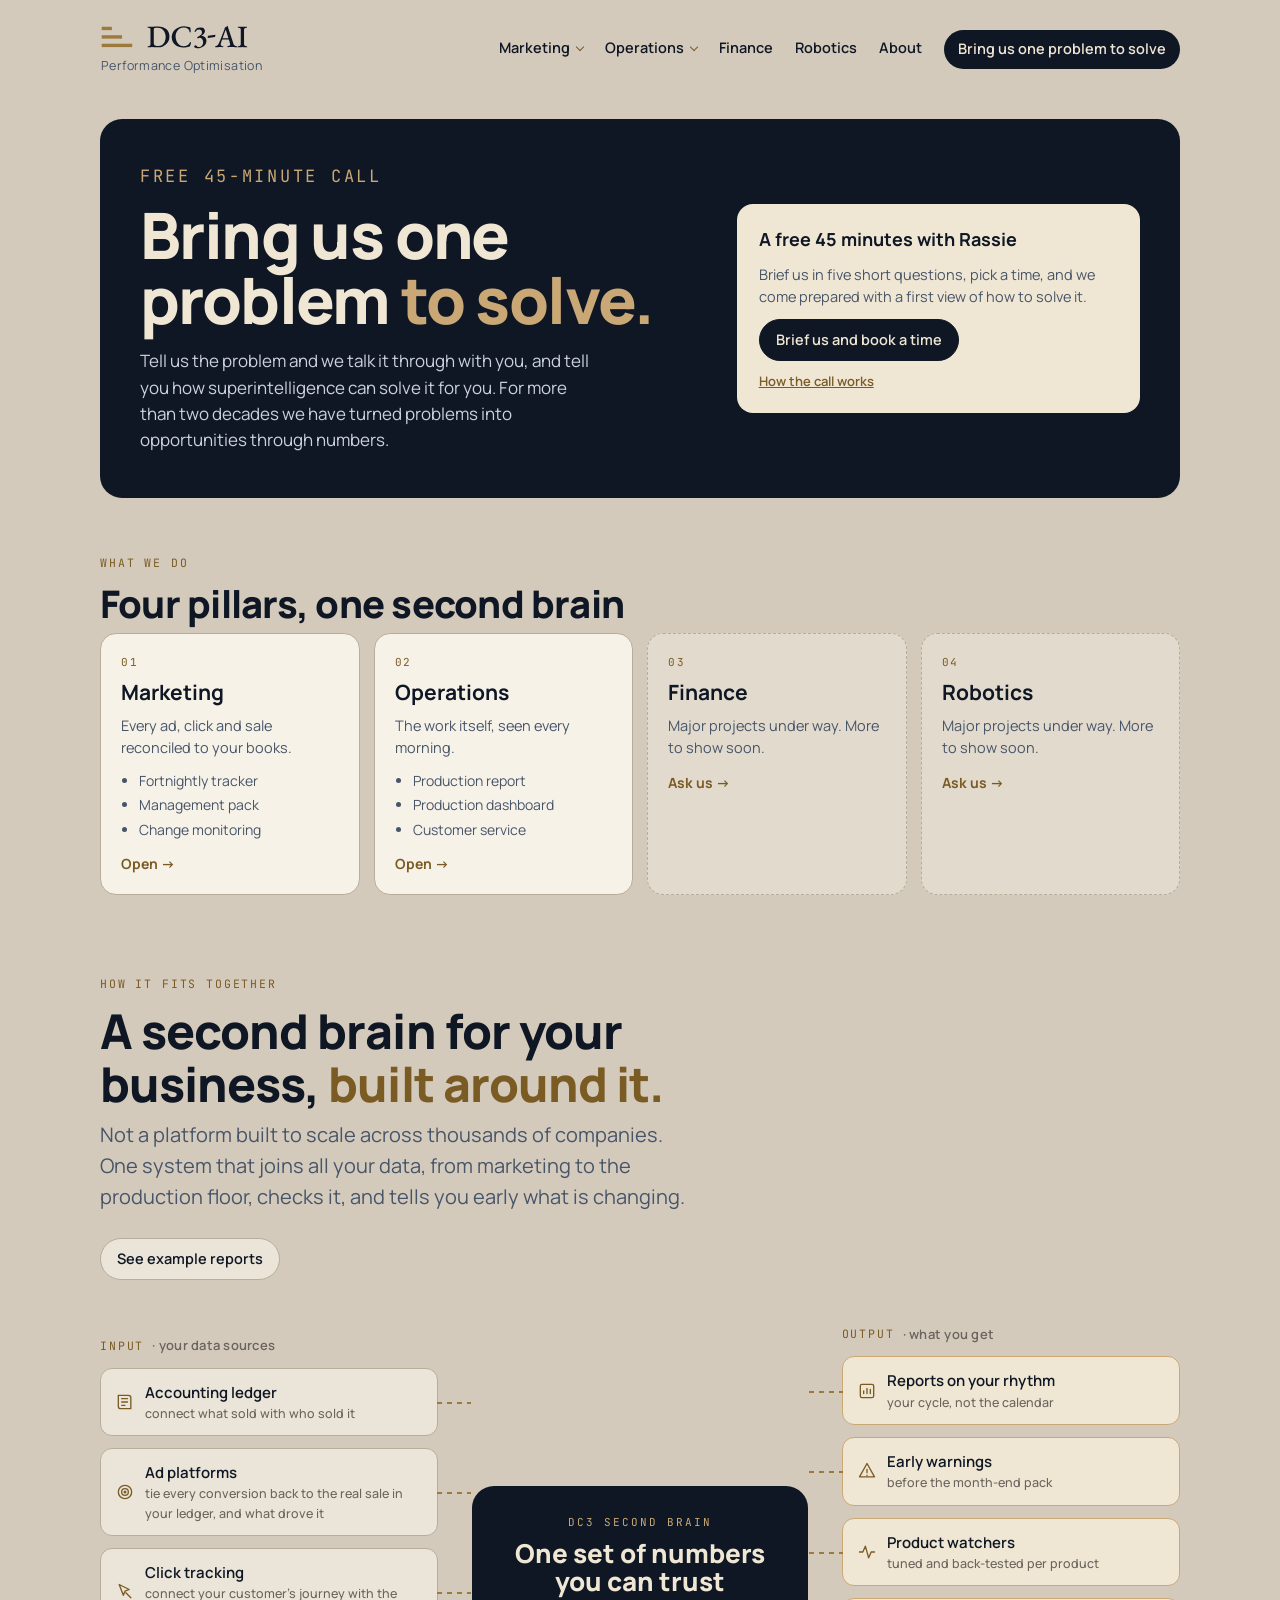
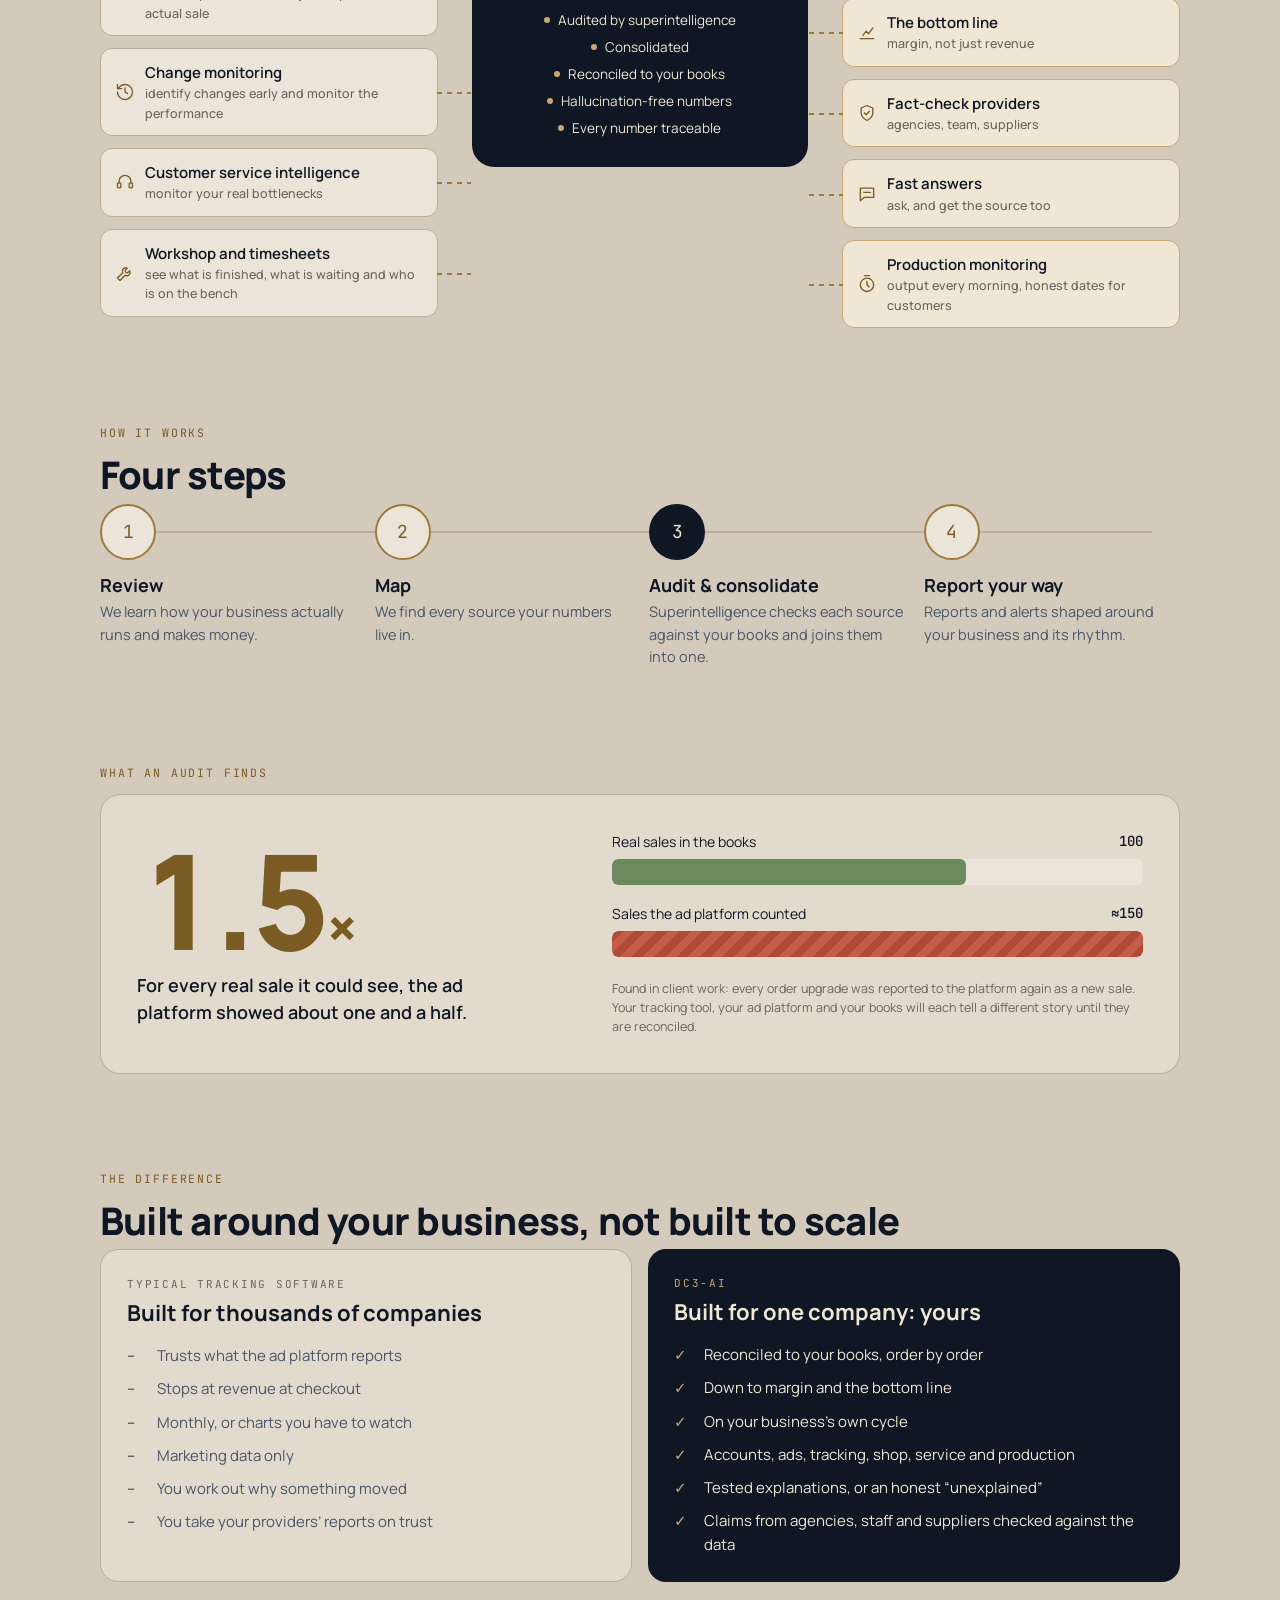
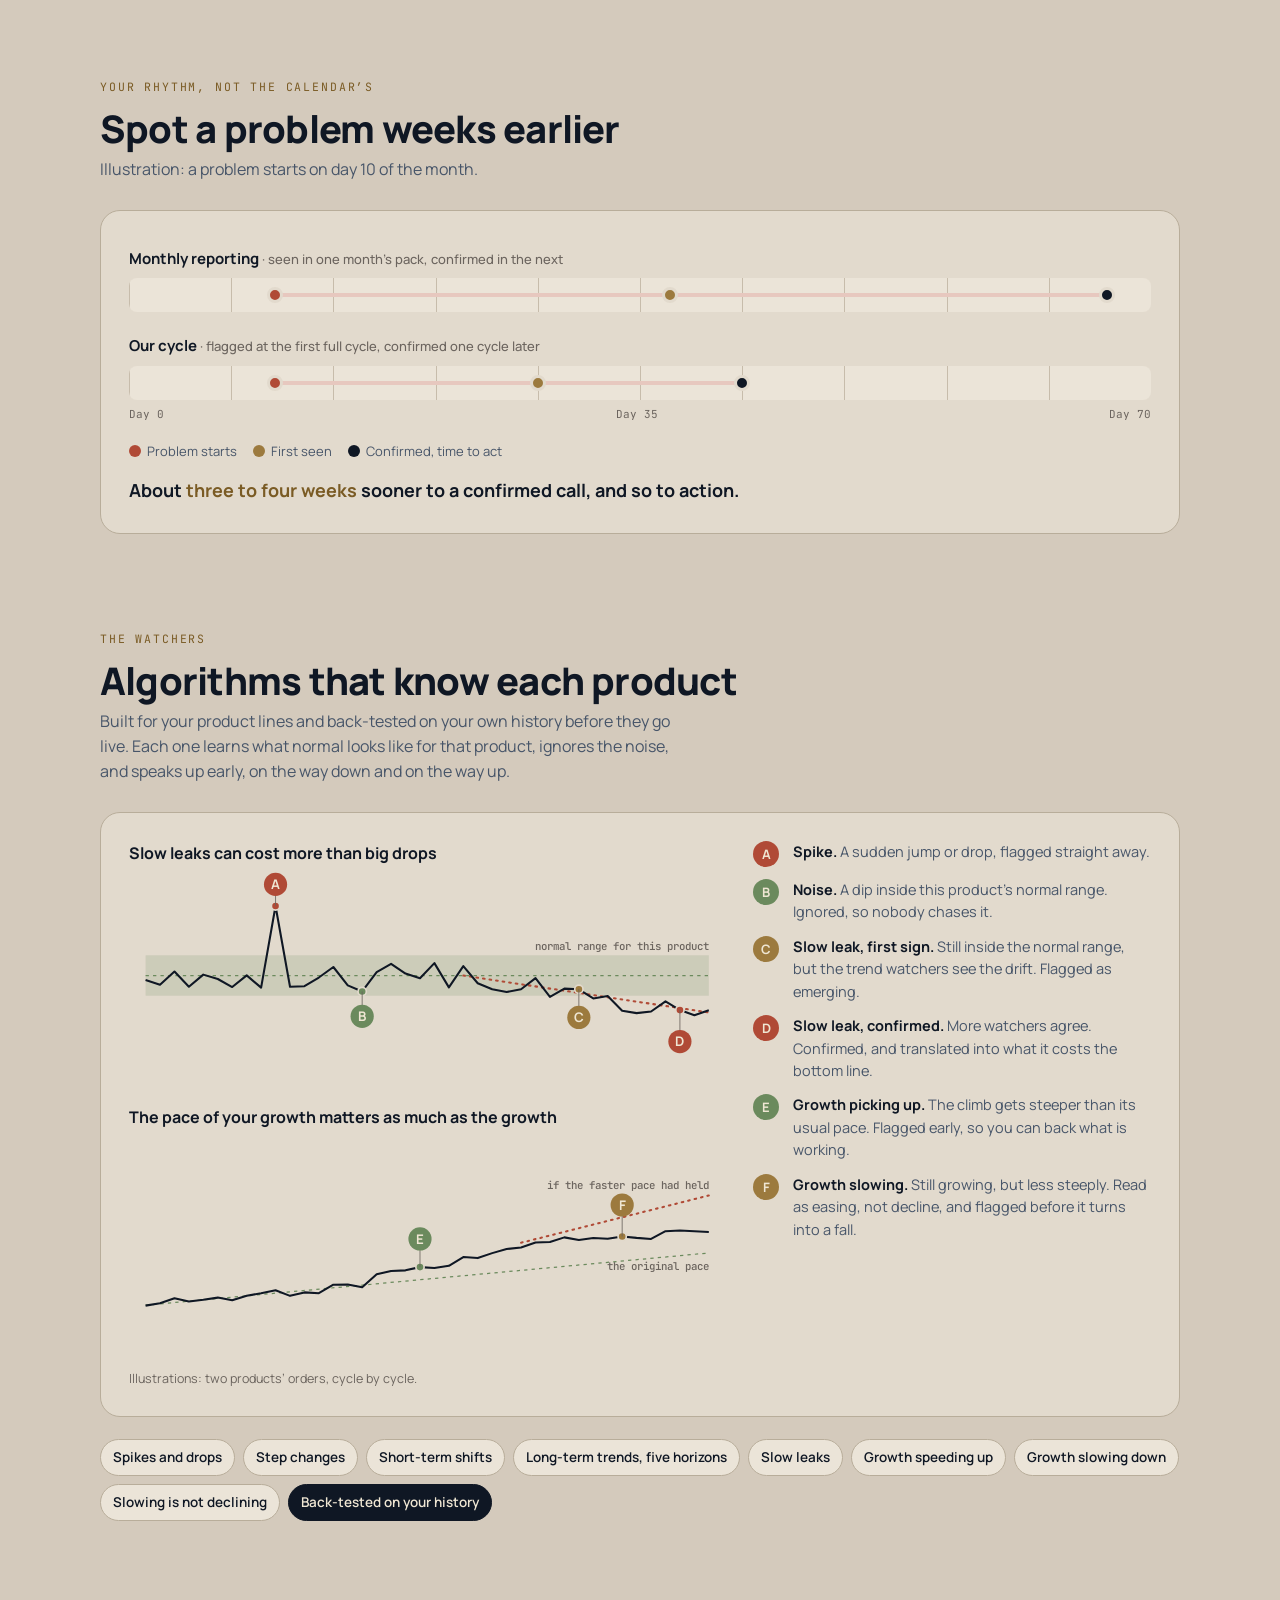
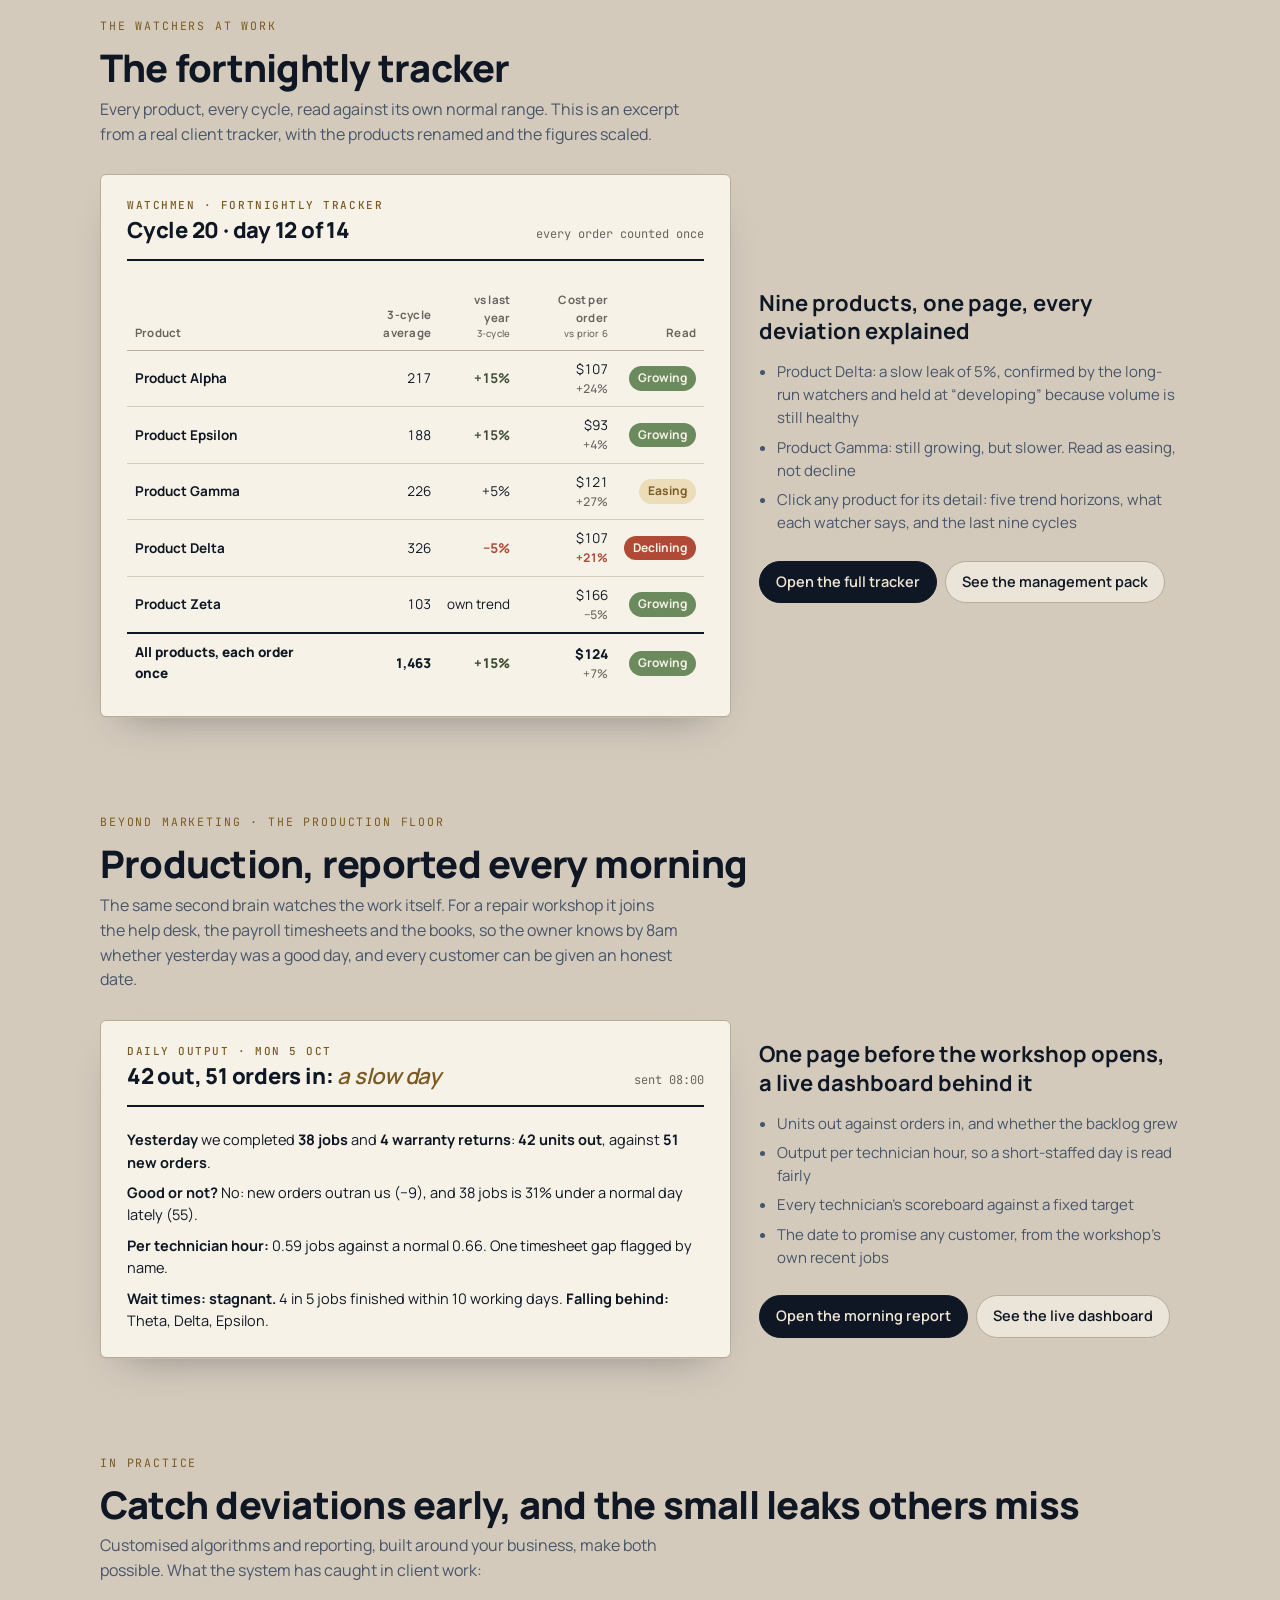
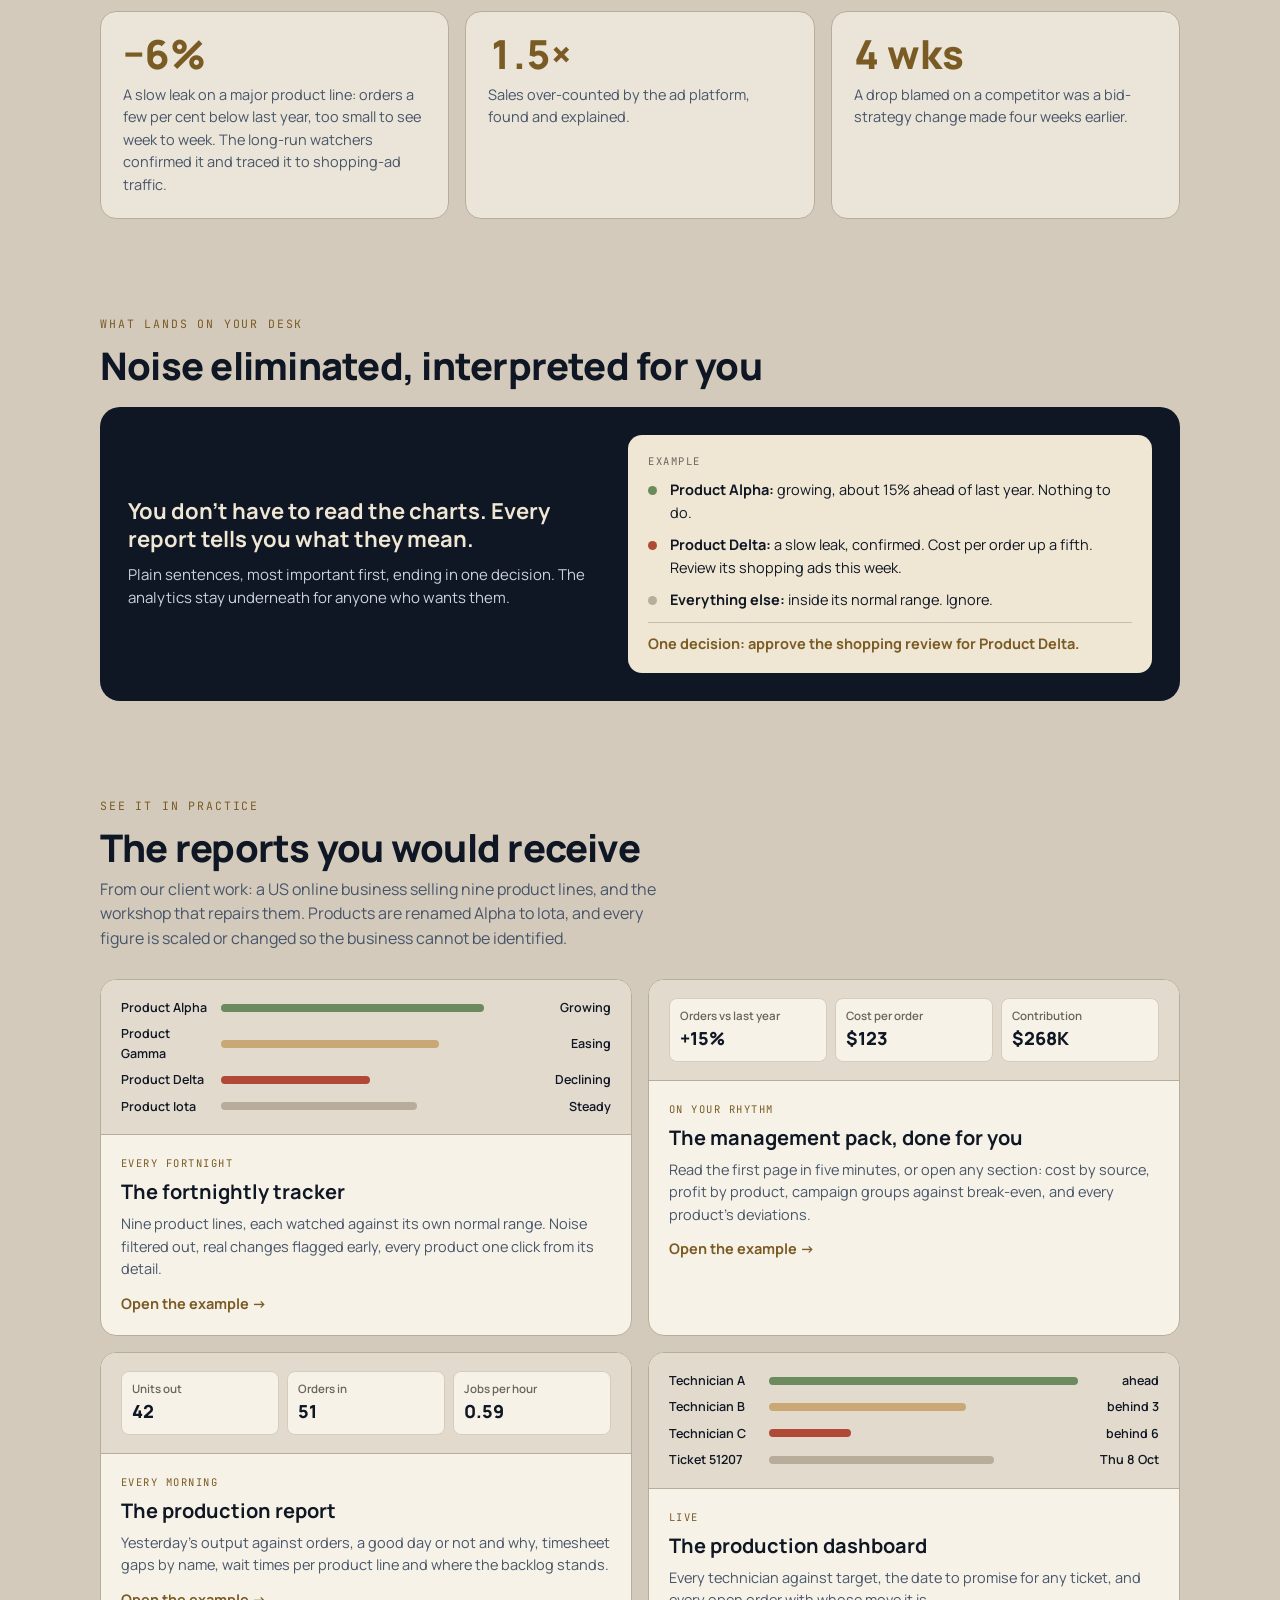
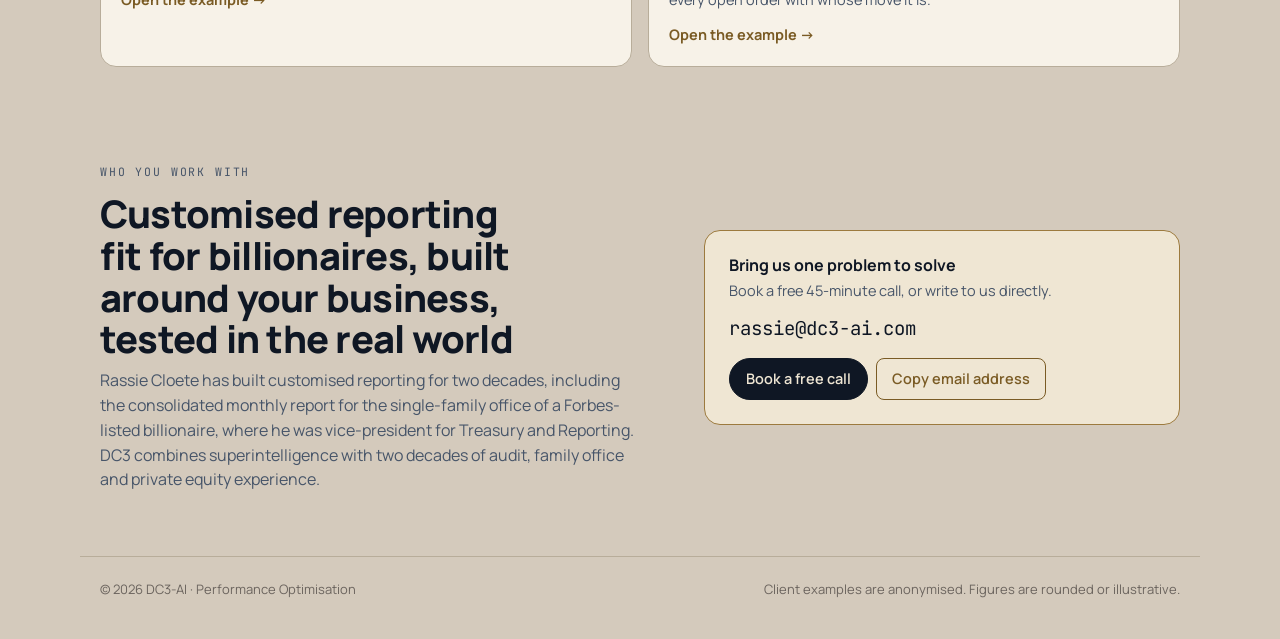
<file: index.html>
<!doctype html>
<html lang="en-GB">
<head>
<meta charset="utf-8">
<meta name="viewport" content="width=device-width, initial-scale=1, viewport-fit=cover">
<title>DC3-AI · Performance Optimisation</title>
<meta name="description" content="A second brain for your business: every source joined, from marketing to the production floor, checked against your books, and turned into reports and early warnings built around how you make money.">
<link rel="icon" href="assets/favicon.svg" type="image/svg+xml">
<link rel="preconnect" href="https://fonts.googleapis.com">
<link rel="preconnect" href="https://fonts.gstatic.com" crossorigin>
<link href="https://fonts.googleapis.com/css2?family=Manrope:wght@400;500;600;700;800&family=JetBrains+Mono:wght@400;500&display=swap" rel="stylesheet">
<link rel="stylesheet" href="assets/site.css?v=c00ceda6">
</head>
<body>
<header class="site-head">
  <a class="lockup" href="index.html" aria-label="DC3-AI home">
    <img src="assets/logo.svg" alt="DC3-AI" width="150" height="26">
    <span class="descriptor">Performance Optimisation</span>
  </a>
  <nav class="site-nav" aria-label="Main">
    <div class="nav-item"><a href="marketing.html">Marketing</a><div class="nav-menu"><a href="examples/online-retail/fortnightly-tracker.html">Fortnightly tracker</a><a href="examples/online-retail/management-pack.html">Management pack</a><a href="marketing.html#changes">Change monitoring</a></div></div>
    <div class="nav-item"><a href="operations.html">Operations</a><div class="nav-menu"><a href="examples/workshop/production-report.html">Production report</a><a href="examples/workshop/production-dashboard.html">Production dashboard</a><a href="operations.html#service">Customer service</a></div></div>
    <a href="finance.html">Finance</a>
    <a href="robotics.html">Robotics</a>
    <a href="index.html#about">About</a>
    <a class="cta" href="solve.html">Bring us one problem to solve</a>
  </nav>
</header>
<main class="wrap">
  <!-- HERO: BRING US ONE PROBLEM TO SOLVE -->
  <div class="slogan hero-slogan" role="region" aria-labelledby="slogan-h">
    <div>
      <p class="eyebrow">Free 45-minute call</p>
      <h1 id="slogan-h">Bring us one problem <em>to solve.</em></h1>
      <p>Tell us the problem and we talk it through with you, and tell you how superintelligence can solve it for you. For more than two decades we have turned problems into opportunities through numbers.</p>
    </div>
    <div class="offer">
      <b>A free 45 minutes with Rassie</b>
      <p>Brief us in five short questions, pick a time, and we come prepared with a first view of how to solve it.</p>
      <a class="btn key" href="solve.html#book">Brief us and book a time</a>
      <a class="small" href="solve.html">How the call works</a>
    </div>
  </div>

  <!-- THE FOUR PILLARS -->
  <section aria-labelledby="pillars-h" style="margin-top:56px">
    <p class="eyebrow">What we do</p>
    <h2 id="pillars-h">Four pillars, one second brain</h2>
    <div class="pillars">
      <a class="pillar" href="marketing.html"><span class="n">01</span><h3>Marketing</h3><p>Every ad, click and sale reconciled to your books.</p><ul><li>Fortnightly tracker</li><li>Management pack</li><li>Change monitoring</li></ul><span class="go">Open →</span></a>
      <a class="pillar" href="operations.html"><span class="n">02</span><h3>Operations</h3><p>The work itself, seen every morning.</p><ul><li>Production report</li><li>Production dashboard</li><li>Customer service</li></ul><span class="go">Open →</span></a>
      <a class="pillar soon-p" href="finance.html"><span class="n">03</span><h3>Finance</h3><p>Major projects under way. More to show soon.</p><span class="go">Ask us →</span></a>
      <a class="pillar soon-p" href="robotics.html"><span class="n">04</span><h3>Robotics</h3><p>Major projects under way. More to show soon.</p><span class="go">Ask us →</span></a>
    </div>
  </section>

  <!-- WHAT WE DO + DIAGRAM -->
  <section class="first" aria-labelledby="brain-h">
  <p class="eyebrow">How it fits together</p>
  <h2 id="brain-h">A second brain for your business, <em>built around it.</em></h2>
  <p class="lede">Not a platform built to scale across thousands of companies. One system that joins all your data, from marketing to the production floor, checks it, and tells you early what is changing.</p>

  <div class="button-row">
    <a class="btn" href="examples/index.html">See example reports</a>
  </div>

  <div class="brain-map" role="img" aria-label="Your data sources flow into one audited system, which produces reports built around your business">
    <div class="col in">
      <div class="col-h">Input <b>· your data sources</b></div>
      <div class="node"><svg viewBox="0 0 24 24"><path d="M4 4h12a3 3 0 0 1 3 3v13H7a3 3 0 0 1-3-3z"/><path d="M8 8h7M8 12h7M8 16h4"/></svg><div>Accounting ledger<small>connect what sold with who sold it</small></div></div>
      <div class="node"><svg viewBox="0 0 24 24"><circle cx="12" cy="12" r="8"/><circle cx="12" cy="12" r="4"/><circle cx="12" cy="12" r="1"/></svg><div>Ad platforms<small>tie every conversion back to the real sale in your ledger, and what drove it</small></div></div>
      <div class="node"><svg viewBox="0 0 24 24"><path d="M5 3l12 6-5 2-2 5z"/><path d="M13 13l6 6"/></svg><div>Click tracking<small>connect your customer’s journey with the actual sale</small></div></div>
      <div class="node"><svg viewBox="0 0 24 24"><path d="M3 12a9 9 0 1 0 3-6.7L3 8"/><path d="M3 3v5h5"/><path d="M12 7v5l3 2"/></svg><div>Change monitoring<small>identify changes early and monitor the performance</small></div></div>
      <div class="node"><svg viewBox="0 0 24 24"><path d="M5 13v-2a7 7 0 0 1 14 0v2"/><rect x="3" y="13" width="4" height="6" rx="1"/><rect x="17" y="13" width="4" height="6" rx="1"/></svg><div>Customer service intelligence<small>monitor your real bottlenecks</small></div></div>
      <div class="node"><svg viewBox="0 0 24 24"><path d="M14.7 6.3a4 4 0 0 0-5.4 5.4L3 18l3 3 6.3-6.3a4 4 0 0 0 5.4-5.4l-2.5 2.5-2.4-.6-.6-2.4z"/></svg><div>Workshop and timesheets<small>see what is finished, what is waiting and who is on the bench</small></div></div>
    </div>
    <div class="down" aria-hidden="true">↓</div>
    <div class="core">
      <div class="k">DC3 second brain</div>
      <div class="t">One set of numbers you can trust</div>
      <ul><li>Audited by superintelligence</li><li>Consolidated</li><li>Reconciled to your books</li><li>Hallucination-free numbers</li><li>Every number traceable</li></ul>
    </div>
    <div class="down" aria-hidden="true">↓</div>
    <div class="col out">
      <div class="col-h">Output <b>· what you get</b></div>
      <div class="node"><svg viewBox="0 0 24 24"><rect x="4" y="4" width="16" height="16" rx="2"/><path d="M8 15v-3M12 15V9M16 15v-5"/></svg><div>Reports on your rhythm<small>your cycle, not the calendar</small></div></div>
      <div class="node"><svg viewBox="0 0 24 24"><path d="M12 3l9 16H3z"/><path d="M12 10v4M12 17v.5"/></svg><div>Early warnings<small>before the month-end pack</small></div></div>
      <div class="node"><svg viewBox="0 0 24 24"><path d="M3 12h4l3-7 4 14 3-7h4"/></svg><div>Product watchers<small>tuned and back-tested per product</small></div></div>
      <div class="node"><svg viewBox="0 0 24 24"><path d="M4 20h16"/><path d="M7 16l4-5 3 3 5-7"/></svg><div>The bottom line<small>margin, not just revenue</small></div></div>
      <div class="node"><svg viewBox="0 0 24 24"><path d="M9 12l2 2 4-4"/><path d="M12 3l7 3v5c0 5-3 8-7 10-4-2-7-5-7-10V6z"/></svg><div>Fact-check providers<small>agencies, team, suppliers</small></div></div>
      <div class="node"><svg viewBox="0 0 24 24"><path d="M4 5h16v11H9l-5 4z"/><path d="M8 10h8"/></svg><div>Fast answers<small>ask, and get the source too</small></div></div>
      <div class="node"><svg viewBox="0 0 24 24"><circle cx="12" cy="13" r="8"/><path d="M12 9v4l2.5 2.5M9 2h6"/></svg><div>Production monitoring<small>output every morning, honest dates for customers</small></div></div>
    </div>
  </div>

  </section>

  <!-- HOW WE WORK -->
  <section aria-labelledby="how">
    <p class="eyebrow">How it works</p>
    <h2 id="how">Four steps</h2>
    <div class="steps">
      <div class="st"><div class="dot">1</div><h3>Review</h3><p>We learn how your business actually runs and makes money.</p></div>
      <div class="st"><div class="dot">2</div><h3>Map</h3><p>We find every source your numbers live in.</p></div>
      <div class="st ai"><div class="dot">3</div><h3>Audit &amp; consolidate</h3><p>Superintelligence checks each source against your books and joins them into one.</p></div>
      <div class="st"><div class="dot">4</div><h3>Report your way</h3><p>Reports and alerts shaped around your business and its rhythm.</p></div>
    </div>
  </section>

  <!-- THE 1.5x STAT -->
  <section aria-labelledby="audit">
    <p class="eyebrow">What an audit finds</p>
    <div class="stat">
      <div>
        <div class="big">1.5<span>×</span></div>
        <p class="cap" id="audit">For every real sale it could see, the ad platform showed about one and a half.</p>
      </div>
      <div class="bars">
        <div><div class="bar-l"><span>Real sales in the books</span><b>100</b></div><div class="track"><div class="fill real" style="width:66.7%"></div></div></div>
        <div><div class="bar-l"><span>Sales the ad platform counted</span><b>≈150</b></div><div class="track"><div class="fill claim" style="width:100%"></div></div></div>
        <p class="note">Found in client work: every order upgrade was reported to the platform again as a new sale. Your tracking tool, your ad platform and your books will each tell a different story until they are reconciled.</p>
      </div>
    </div>
  </section>

  <!-- BUILT AROUND YOU -->
  <section aria-labelledby="vs">
    <p class="eyebrow">The difference</p>
    <h2 id="vs">Built around your business, not built to scale</h2>
    <div class="vs">
      <div class="side plain">
        <div class="k">Typical tracking software</div>
        <h3>Built for thousands of companies</h3>
        <ul>
          <li>Trusts what the ad platform reports</li>
          <li>Stops at revenue at checkout</li>
          <li>Monthly, or charts you have to watch</li>
          <li>Marketing data only</li>
          <li>You work out why something moved</li>
          <li>You take your providers’ reports on trust</li>
        </ul>
      </div>
      <div class="side dark">
        <div class="k">DC3-AI</div>
        <h3>Built for one company: yours</h3>
        <ul>
          <li>Reconciled to your books, order by order</li>
          <li>Down to margin and the bottom line</li>
          <li>On your business’s own cycle</li>
          <li>Accounts, ads, tracking, shop, service and production</li>
          <li>Tested explanations, or an honest “unexplained”</li>
          <li>Claims from agencies, staff and suppliers checked against the data</li>
        </ul>
      </div>
    </div>
  </section>

  <!-- RHYTHM TIMELINE -->
  <section aria-labelledby="rhythm">
    <p class="eyebrow">Your rhythm, not the calendar’s</p>
    <h2 id="rhythm">Spot a problem weeks earlier</h2>
    <p class="sub">Illustration: a problem starts on day 10 of the month.</p>
    <div class="rhythm">
      <div class="lanes">
        <div>
          <div class="lane-l">Monthly reporting <span>· seen in one month’s pack, confirmed in the next</span></div>
          <div class="line"><div class="tickmarks"></div>
            <div class="gap" style="left:14.3%;width:81.4%"></div>
            <div class="mk start" style="left:14.3%"></div><div class="mk seen" style="left:52.9%"></div><div class="mk conf" style="left:95.7%"></div>
          </div>
        </div>
        <div>
          <div class="lane-l">Our cycle <span>· flagged at the first full cycle, confirmed one cycle later</span></div>
          <div class="line"><div class="tickmarks"></div>
            <div class="gap" style="left:14.3%;width:45.7%"></div>
            <div class="mk start" style="left:14.3%"></div><div class="mk seen" style="left:40%"></div><div class="mk conf" style="left:60%"></div>
          </div>
        </div>
      </div>
      <div class="axis"><span>Day 0</span><span>Day 35</span><span>Day 70</span></div>
      <div class="legend"><span><i style="background:var(--bad)"></i>Problem starts</span><span><i style="background:var(--brass)"></i>First seen</span><span><i style="background:var(--ink)"></i>Confirmed, time to act</span></div>
      <p class="gain">About <em>three to four weeks</em> sooner to a confirmed call, and so to action.</p>
    </div>
  </section>

  <!-- THE WATCHERS -->
  <section aria-labelledby="watchers">
    <p class="eyebrow">The watchers</p>
    <h2 id="watchers">Algorithms that know each product</h2>
    <p class="sub">Built for your product lines and back-tested on your own history before they go live. Each one learns what normal looks like for that product, ignores the noise, and speaks up early, on the way down and on the way up.</p>
    <div class="watch">
      <div class="charts">
        <div><div class="chart-h">Slow leaks can cost more than big drops</div><svg class="wchart" viewBox="0 0 720 260" role="img" aria-label="A product's weekly orders: a spike, a dip inside the normal range, and a slow leak caught early"><polygon points="20.0,100.5 37.4,100.5 54.9,100.5 72.3,100.5 89.7,100.5 107.2,100.5 124.6,100.5 142.1,100.5 159.5,100.5 176.9,100.5 194.4,100.5 211.8,100.5 229.2,100.5 246.7,100.5 264.1,100.5 281.5,100.5 299.0,100.5 316.4,100.5 333.8,100.5 351.3,100.5 368.7,100.5 386.2,100.5 403.6,100.5 421.0,100.5 438.5,100.5 455.9,100.5 473.3,100.5 490.8,100.5 508.2,100.5 525.6,100.5 543.1,100.5 560.5,100.5 577.9,100.5 595.4,100.5 612.8,100.5 630.3,100.5 647.7,100.5 665.1,100.5 682.6,100.5 700.0,100.5 700.0,149.5 682.6,149.5 665.1,149.5 647.7,149.5 630.3,149.5 612.8,149.5 595.4,149.5 577.9,149.5 560.5,149.5 543.1,149.5 525.6,149.5 508.2,149.5 490.8,149.5 473.3,149.5 455.9,149.5 438.5,149.5 421.0,149.5 403.6,149.5 386.2,149.5 368.7,149.5 351.3,149.5 333.8,149.5 316.4,149.5 299.0,149.5 281.5,149.5 264.1,149.5 246.7,149.5 229.2,149.5 211.8,149.5 194.4,149.5 176.9,149.5 159.5,149.5 142.1,149.5 124.6,149.5 107.2,149.5 89.7,149.5 72.3,149.5 54.9,149.5 37.4,149.5 20.0,149.5" class="band"/><line x1="20" y1="125.0" x2="700" y2="125.0" class="norm"/><polyline points="403.6,125.0 700.0,169.6" class="trend"/><polyline points="20.0,130.5 37.4,136.0 54.9,120.2 72.3,138.5 89.7,123.9 107.2,129.2 124.6,138.9 142.1,124.8 159.5,139.6 176.9,41.0 194.4,138.5 211.8,137.9 229.2,127.4 246.7,114.7 264.1,136.9 281.5,144.2 299.0,121.0 316.4,110.9 333.8,122.6 351.3,128.3 368.7,110.0 386.2,139.3 403.6,113.7 421.0,134.3 438.5,141.5 455.9,144.9 473.3,141.5 490.8,128.2 508.2,150.8 525.6,140.8 543.1,141.6 560.5,152.6 577.9,149.7 595.4,167.6 612.8,170.4 630.3,168.4 647.7,156.1 665.1,166.7 682.6,172.9 700.0,166.9" class="series"/><circle cx="176.9" cy="41.0" r="5" class="pt hot"/><circle cx="281.5" cy="144.2" r="5" class="pt calm"/><circle cx="543.1" cy="141.6" r="5" class="pt warm"/><circle cx="665.1" cy="166.7" r="5" class="pt hot"/><line x1="176.9" y1="41.0" x2="176.9" y2="27.0" class="lead"/><circle cx="176.9" cy="15.0" r="14" class="m-hot"/><text x="176.9" y="20.5" class="mk-t">A</text><line x1="281.5" y1="144.2" x2="281.5" y2="186.2" class="lead"/><circle cx="281.5" cy="174.2" r="14" class="m-calm"/><text x="281.5" y="179.8" class="mk-t">B</text><line x1="543.1" y1="141.6" x2="543.1" y2="187.6" class="lead"/><circle cx="543.1" cy="175.6" r="14" class="m-warm"/><text x="543.1" y="181.1" class="mk-t">C</text><line x1="665.1" y1="166.7" x2="665.1" y2="216.7" class="lead"/><circle cx="665.1" cy="204.7" r="14" class="m-hot"/><text x="665.1" y="210.2" class="mk-t">D</text><text x="700" y="94.5" class="lbl" text-anchor="end">normal range for this product</text></svg></div>
        <div><div class="chart-h">The pace of your growth matters as much as the growth</div><svg class="wchart" viewBox="0 0 720 260" role="img" aria-label="A growing product: growth picks up, then slows while still growing"><polyline points="20.0,204.3 700.0,141.2" class="norm"/><polyline points="473.3,128.9 700.0,71.8" class="trend"/><polyline points="20.0,204.8 37.4,201.9 54.9,195.9 72.3,199.8 89.7,197.7 107.2,195.1 124.6,198.3 142.1,192.8 159.5,189.8 176.9,186.2 194.4,193.0 211.8,188.8 229.2,189.8 246.7,179.5 264.1,179.3 281.5,182.7 299.0,167.0 316.4,162.9 333.8,162.2 351.3,158.3 368.7,159.4 386.2,156.7 403.6,146.1 421.0,147.4 438.5,141.4 455.9,136.4 473.3,134.6 490.8,128.5 508.2,128.0 525.6,122.4 543.1,125.5 560.5,123.2 577.9,124.1 595.4,121.3 612.8,123.0 630.3,124.3 647.7,114.9 665.1,114.1 682.6,115.1 700.0,115.9" class="series"/><circle cx="351.3" cy="158.3" r="5" class="pt calm"/><circle cx="595.4" cy="121.3" r="5" class="pt warm"/><line x1="351.3" y1="158.3" x2="351.3" y2="136.3" class="lead"/><circle cx="351.3" cy="124.3" r="14" class="m-calm"/><text x="351.3" y="129.8" class="mk-t">E</text><line x1="595.4" y1="121.3" x2="595.4" y2="95.3" class="lead"/><circle cx="595.4" cy="83.3" r="14" class="m-warm"/><text x="595.4" y="88.8" class="mk-t">F</text><text x="700" y="63.8" class="lbl" text-anchor="end">if the faster pace had held</text><text x="700" y="161.2" class="lbl" text-anchor="end">the original pace</text></svg></div>
        <p class="chart-note">Illustrations: two products’ orders, cycle by cycle.</p>
      </div>
      <ul class="wkey">
        <li><span class="badge" style="background:var(--bad)">A</span><span><b>Spike.</b> A sudden jump or drop, flagged straight away.</span></li>
        <li><span class="badge" style="background:var(--ok-dot)">B</span><span><b>Noise.</b> A dip inside this product’s normal range. Ignored, so nobody chases it.</span></li>
        <li><span class="badge" style="background:var(--brass)">C</span><span><b>Slow leak, first sign.</b> Still inside the normal range, but the trend watchers see the drift. Flagged as emerging.</span></li>
        <li><span class="badge" style="background:var(--bad)">D</span><span><b>Slow leak, confirmed.</b> More watchers agree. Confirmed, and translated into what it costs the bottom line.</span></li>
        <li><span class="badge" style="background:var(--ok-dot)">E</span><span><b>Growth picking up.</b> The climb gets steeper than its usual pace. Flagged early, so you can back what is working.</span></li>
        <li><span class="badge" style="background:var(--brass)">F</span><span><b>Growth slowing.</b> Still growing, but less steeply. Read as easing, not decline, and flagged before it turns into a fall.</span></li>
      </ul>
    </div>
    <div class="chips" aria-label="What the watchers track">
      <span>Spikes and drops</span><span>Step changes</span><span>Short-term shifts</span><span>Long-term trends, five horizons</span><span>Slow leaks</span><span>Growth speeding up</span><span>Growth slowing down</span><span>Slowing is not declining</span><span class="key">Back-tested on your history</span>
    </div>
  </section>

  <!-- THE FORTNIGHTLY TRACKER -->
  <section aria-labelledby="tracker-h">
    <p class="eyebrow">The watchers at work</p>
    <h2 id="tracker-h">The fortnightly tracker</h2>
    <p class="sub">Every product, every cycle, read against its own normal range. This is an excerpt from a real client tracker, with the products renamed and the figures scaled.</p>
    <div class="tracker-peek">
      <div class="doc">
        <div class="doc-head"><div class="t"><span>Watchmen · fortnightly tracker</span>Cycle 20 · day 12 of 14</div><div class="meta">every order counted once</div></div>
        <div class="tbl">
          <table>
            <thead><tr><th>Product</th><th>3-cycle average</th><th>vs last year<small>3-cycle</small></th><th>Cost per order<small>vs prior 6</small></th><th>Read</th></tr></thead>
            <tbody>
              <tr><td><b>Product Alpha</b></td><td>217</td><td class="up">+15%</td><td>$107 <small>+24%</small></td><td><span class="pill up">Growing</span></td></tr>
              <tr><td><b>Product Epsilon</b></td><td>188</td><td class="up">+15%</td><td>$93 <small>+4%</small></td><td><span class="pill up">Growing</span></td></tr>
              <tr><td><b>Product Gamma</b></td><td>226</td><td>+5%</td><td>$121 <small>+27%</small></td><td><span class="pill warn">Easing</span></td></tr>
              <tr><td><b>Product Delta</b></td><td>326</td><td class="dn">−5%</td><td>$107 <small class="dn">+21%</small></td><td><span class="pill bad">Declining</span></td></tr>
              <tr><td><b>Product Zeta</b></td><td>103</td><td>own trend</td><td>$166 <small>−5%</small></td><td><span class="pill up">Growing</span></td></tr>
              <tr class="total"><td>All products, each order once</td><td>1,463</td><td class="up">+15%</td><td>$124 <small>+7%</small></td><td><span class="pill up">Growing</span></td></tr>
            </tbody>
          </table>
        </div>
      </div>
      <div>
        <h3 style="font-size:22px">Nine products, one page, every deviation explained</h3>
        <ul>
          <li>Product Delta: a slow leak of 5%, confirmed by the long-run watchers and held at “developing” because volume is still healthy</li>
          <li>Product Gamma: still growing, but slower. Read as easing, not decline</li>
          <li>Click any product for its detail: five trend horizons, what each watcher says, and the last nine cycles</li>
        </ul>
        <div class="button-row"><a class="btn key" href="examples/online-retail/fortnightly-tracker.html">Open the full tracker</a><a class="btn" href="examples/online-retail/management-pack.html">See the management pack</a></div>
      </div>
    </div>
  </section>

  <!-- PRODUCTION -->
  <section aria-labelledby="prod-h">
    <p class="eyebrow">Beyond marketing · the production floor</p>
    <h2 id="prod-h">Production, reported every morning</h2>
    <p class="sub">The same second brain watches the work itself. For a repair workshop it joins the help desk, the payroll timesheets and the books, so the owner knows by 8am whether yesterday was a good day, and every customer can be given an honest date.</p>
    <div class="tracker-peek prod-peek">
      <div class="doc">
        <div class="doc-head"><div class="t"><span>Daily output · Mon 5 Oct</span>42 out, 51 orders in: <em class="slow">a slow day</em></div><div class="meta">sent 08:00</div></div>
        <div class="pr-lines">
          <p><b>Yesterday</b> we completed <b>38 jobs</b> and <b>4 warranty returns</b>: <b>42 units out</b>, against <b>51 new orders</b>.</p>
          <p><b>Good or not?</b> No: new orders outran us (−9), and 38 jobs is 31% under a normal day lately (55).</p>
          <p><b>Per technician hour:</b> 0.59 jobs against a normal 0.66. One timesheet gap flagged by name.</p>
          <p><b>Wait times: stagnant.</b> 4 in 5 jobs finished within 10 working days. <b>Falling behind:</b> Theta, Delta, Epsilon.</p>
        </div>
      </div>
      <div>
        <h3 style="font-size:22px">One page before the workshop opens, a live dashboard behind it</h3>
        <ul>
          <li>Units out against orders in, and whether the backlog grew</li>
          <li>Output per technician hour, so a short-staffed day is read fairly</li>
          <li>Every technician’s scoreboard against a fixed target</li>
          <li>The date to promise any customer, from the workshop’s own recent jobs</li>
        </ul>
        <div class="button-row"><a class="btn key" href="examples/workshop/production-report.html">Open the morning report</a><a class="btn" href="examples/workshop/production-dashboard.html">See the live dashboard</a></div>
      </div>
    </div>
  </section>

  <!-- PROOF TILES -->
  <section aria-labelledby="proof">
    <p class="eyebrow">In practice</p>
    <h2 id="proof">Catch deviations early, and the small leaks others miss</h2>
    <p class="sub">Customised algorithms and reporting, built around your business, make both possible. What the system has caught in client work:</p>
    <div class="tiles">
      <div class="tile"><div class="num">−6%</div><p>A slow leak on a major product line: orders a few per cent below last year, too small to see week to week. The long-run watchers confirmed it and traced it to shopping-ad traffic.</p></div>
      <div class="tile"><div class="num">1.5×</div><p>Sales over-counted by the ad platform, found and explained.</p></div>
      <div class="tile"><div class="num">4 wks</div><p>A drop blamed on a competitor was a bid-strategy change made four weeks earlier.</p></div>
    </div>
  </section>

  <!-- INTERPRETED FOR YOU -->
  <section aria-labelledby="desk">
    <p class="eyebrow">What lands on your desk</p>
    <h2 id="desk">Noise eliminated, interpreted for you</h2>
    <div class="interpret">
      <div>
        <h3>You don’t have to read the charts. Every report tells you what they mean.</h3>
        <p>Plain sentences, most important first, ending in one decision. The analytics stay underneath for anyone who wants them.</p>
      </div>
      <div class="sample" aria-label="Example of an interpreted report">
        <div class="sample-k">Example</div>
        <p><span class="s-dot" style="background:var(--ok-dot)"></span><span><b>Product Alpha:</b> growing, about 15% ahead of last year. Nothing to do.</span></p>
        <p><span class="s-dot" style="background:var(--bad)"></span><span><b>Product Delta:</b> a slow leak, confirmed. Cost per order up a fifth. Review its shopping ads this week.</span></p>
        <p><span class="s-dot" style="background:var(--line)"></span><span><b>Everything else:</b> inside its normal range. Ignore.</span></p>
        <p class="decision">One decision: approve the shopping review for Product Delta.</p>
      </div>
    </div>
  </section>


  <!-- SEE IT IN PRACTICE -->
  <section aria-labelledby="practice">
    <p class="eyebrow">See it in practice</p>
    <h2 id="practice">The reports you would receive</h2>
    <p class="sub">From our client work: a US online business selling nine product lines, and the workshop that repairs them. Products are renamed Alpha to Iota, and every figure is scaled or changed so the business cannot be identified.</p>
    <div class="ex-grid">
      <a class="ex" href="examples/online-retail/fortnightly-tracker.html">
        <div class="peek" aria-hidden="true">
          <div class="peek-rows">
            <div class="peek-row"><span>Product Alpha</span><i style="width:80%"></i><span>Growing</span></div>
            <div class="peek-row"><span>Product Gamma</span><i class="warn" style="width:64%"></i><span>Easing</span></div>
            <div class="peek-row"><span>Product Delta</span><i class="bad" style="width:46%"></i><span>Declining</span></div>
            <div class="peek-row"><span>Product Iota</span><i class="neutral" style="width:58%"></i><span>Steady</span></div>
          </div>
        </div>
        <div class="body">
          <span class="k">Every fortnight</span>
          <h3>The fortnightly tracker</h3>
          <p>Nine product lines, each watched against its own normal range. Noise filtered out, real changes flagged early, every product one click from its detail.</p>
          <span class="go">Open the example →</span>
        </div>
      </a>
      <a class="ex" href="examples/online-retail/management-pack.html">
        <div class="peek" aria-hidden="true">
          <div class="peek-kpis">
            <div>Orders vs last year<b>+15%</b></div>
            <div>Cost per order<b>$123</b></div>
            <div>Contribution<b>$268K</b></div>
          </div>
        </div>
        <div class="body">
          <span class="k">On your rhythm</span>
          <h3>The management pack, done for you</h3>
          <p>Read the first page in five minutes, or open any section: cost by source, profit by product, campaign groups against break-even, and every product’s deviations.</p>
          <span class="go">Open the example →</span>
        </div>
      </a>
      <a class="ex" href="examples/workshop/production-report.html">
        <div class="peek" aria-hidden="true">
            <div class="peek-kpis">
              <div>Units out<b>42</b></div>
              <div>Orders in<b>51</b></div>
              <div>Jobs per hour<b>0.59</b></div>
            </div>
          </div>
        <div class="body">
          <span class="k">Every morning</span>
          <h3>The production report</h3>
          <p>Yesterday’s output against orders, a good day or not and why, timesheet gaps by name, wait times per product line and where the backlog stands.</p>
          <span class="go">Open the example →</span>
        </div>
      </a>
      <a class="ex" href="examples/workshop/production-dashboard.html">
        <div class="peek" aria-hidden="true">
            <div class="peek-rows">
              <div class="peek-row"><span>Technician A</span><i style="width:90%"></i><span>ahead</span></div>
              <div class="peek-row"><span>Technician B</span><i class="warn" style="width:60%"></i><span>behind 3</span></div>
              <div class="peek-row"><span>Technician C</span><i class="bad" style="width:25%"></i><span>behind 6</span></div>
              <div class="peek-row"><span>Ticket 51207</span><i class="neutral" style="width:70%"></i><span>Thu 8 Oct</span></div>
            </div>
          </div>
        <div class="body">
          <span class="k">Live</span>
          <h3>The production dashboard</h3>
          <p>Every technician against target, the date to promise for any ticket, and every open order with whose move it is.</p>
          <span class="go">Open the example →</span>
        </div>
      </a>
    </div>
  </section>

  <!-- ABOUT + CONTACT -->
  <section class="end" id="about" aria-labelledby="who">
    <div>
      <p class="eyebrow">Who you work with</p>
      <h2 id="who">Customised reporting fit for billionaires, built around your business, tested in the real world</h2>
      <p>Rassie Cloete has built customised reporting for two decades, including the consolidated monthly report for the single-family office of a Forbes-listed billionaire, where he was vice-president for Treasury and Reporting. DC3 combines superintelligence with two decades of audit, family office and private equity experience.</p>
    </div>
    <div class="contact" id="contact">
      <h3>Bring us one problem to solve</h3>
      <p>Book a free 45-minute call, or write to us directly.</p>
      <p class="addr" id="addr">rassie@dc3-ai.com</p>
      <div class="button-row" style="margin-top:0"><a class="btn key" href="solve.html">Book a free call</a><button type="button" class="btn" data-copy="addr">Copy email address</button></div>
    </div>
  </section>
</main>
<footer class="site-foot">
  <span>© 2026 DC3-AI · Performance Optimisation</span>
  <span>Client examples are anonymised. Figures are rounded or illustrative.</span>
</footer>
<script>
  // Copy buttons: any button with data-copy="<element id>" copies that element's text.
  document.querySelectorAll('button[data-copy]').forEach(function (btn) {
    var label = btn.textContent;
    btn.addEventListener('click', function () {
      var el = document.getElementById(btn.getAttribute('data-copy'));
      var text = el.textContent.trim();
      var fallback = function () {
        var r = document.createRange(); r.selectNodeContents(el);
        var s = window.getSelection(); s.removeAllRanges(); s.addRange(r);
        btn.textContent = 'Selected: press Ctrl+C';
      };
      if (navigator.clipboard && navigator.clipboard.writeText) {
        navigator.clipboard.writeText(text).then(function () {
          btn.textContent = 'Copied';
          setTimeout(function () { btn.textContent = label; }, 1800);
        }, fallback);
      } else { fallback(); }
    });
  });
</script>
</body>
</html>
</file>
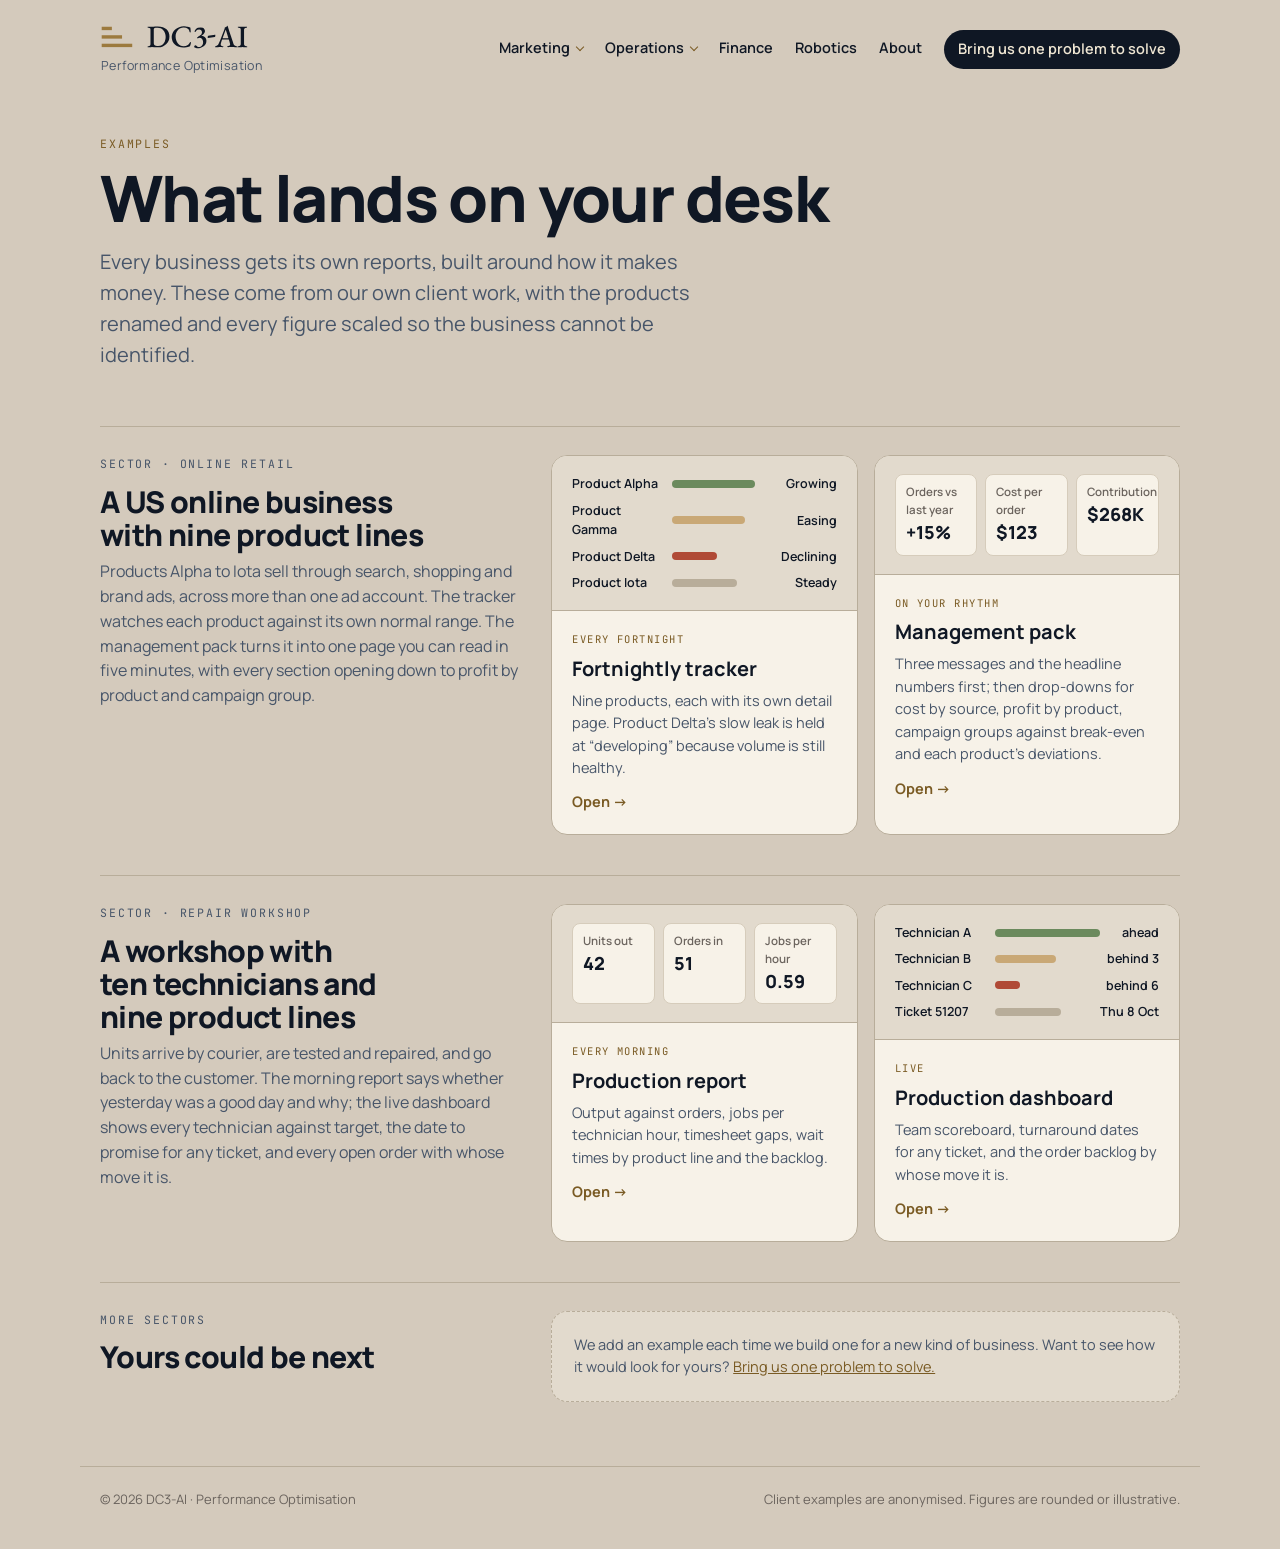
<file: examples/index.html>
<!doctype html>
<html lang="en-GB">
<head>
<meta charset="utf-8">
<meta name="viewport" content="width=device-width, initial-scale=1, viewport-fit=cover">
<title>Example Reports · DC3-AI</title>
<meta name="description" content="Example reports built the way DC3-AI builds them for clients: the fortnightly tracker and periodic management pack for a US online business, and the production report and dashboard for its repair workshop.">
<link rel="icon" href="../assets/favicon.svg" type="image/svg+xml">
<link rel="preconnect" href="https://fonts.googleapis.com">
<link rel="preconnect" href="https://fonts.gstatic.com" crossorigin>
<link href="https://fonts.googleapis.com/css2?family=Manrope:wght@400;500;600;700;800&family=JetBrains+Mono:wght@400;500&display=swap" rel="stylesheet">
<link rel="stylesheet" href="../assets/site.css?v=c00ceda6">
</head>
<body>
<header class="site-head">
  <a class="lockup" href="../index.html" aria-label="DC3-AI home">
    <img src="../assets/logo.svg" alt="DC3-AI" width="150" height="26">
    <span class="descriptor">Performance Optimisation</span>
  </a>
  <nav class="site-nav" aria-label="Main">
    <div class="nav-item"><a href="../marketing.html">Marketing</a><div class="nav-menu"><a href="../examples/online-retail/fortnightly-tracker.html">Fortnightly tracker</a><a href="../examples/online-retail/management-pack.html">Management pack</a><a href="../marketing.html#changes">Change monitoring</a></div></div>
    <div class="nav-item"><a href="../operations.html">Operations</a><div class="nav-menu"><a href="../examples/workshop/production-report.html">Production report</a><a href="../examples/workshop/production-dashboard.html">Production dashboard</a><a href="../operations.html#service">Customer service</a></div></div>
    <a href="../finance.html">Finance</a>
    <a href="../robotics.html">Robotics</a>
    <a href="../index.html#about">About</a>
    <a class="cta" href="../solve.html">Bring us one problem to solve</a>
  </nav>
</header>
<main class="wrap">
  <div class="hero">
    <p class="eyebrow">Examples</p>
    <h1>What lands on your desk</h1>
    <p class="lede">Every business gets its own reports, built around how it makes money. These come from our own client work, with the products renamed and every figure scaled so the business cannot be identified.</p>
  </div>

  <section aria-labelledby="retail" style="margin-top:56px">
    <div class="sector">
      <div>
        <p class="eyebrow">Sector · online retail</p>
        <h2 id="retail">A US online business with nine product lines</h2>
        <p>Products Alpha to Iota sell through search, shopping and brand ads, across more than one ad account. The tracker watches each product against its own normal range. The management pack turns it into one page you can read in five minutes, with every section opening down to profit by product and campaign group.</p>
      </div>
      <div class="ex-grid">
        <a class="ex" href="../examples/online-retail/fortnightly-tracker.html">
          <div class="peek" aria-hidden="true">
            <div class="peek-rows">
              <div class="peek-row"><span>Product Alpha</span><i style="width:80%"></i><span>Growing</span></div>
              <div class="peek-row"><span>Product Gamma</span><i class="warn" style="width:64%"></i><span>Easing</span></div>
              <div class="peek-row"><span>Product Delta</span><i class="bad" style="width:46%"></i><span>Declining</span></div>
              <div class="peek-row"><span>Product Iota</span><i class="neutral" style="width:58%"></i><span>Steady</span></div>
            </div>
          </div>
          <div class="body">
            <span class="k">Every fortnight</span>
            <h3>Fortnightly tracker</h3>
            <p>Nine products, each with its own detail page. Product Delta’s slow leak is held at “developing” because volume is still healthy.</p>
            <span class="go">Open →</span>
          </div>
        </a>
        <a class="ex" href="../examples/online-retail/management-pack.html">
          <div class="peek" aria-hidden="true">
            <div class="peek-kpis">
              <div>Orders vs last year<b>+15%</b></div>
              <div>Cost per order<b>$123</b></div>
              <div>Contribution<b>$268K</b></div>
            </div>
          </div>
          <div class="body">
            <span class="k">On your rhythm</span>
            <h3>Management pack</h3>
            <p>Three messages and the headline numbers first; then drop-downs for cost by source, profit by product, campaign groups against break-even and each product’s deviations.</p>
            <span class="go">Open →</span>
          </div>
        </a>
      </div>
    </div>

    <div class="sector">
      <div>
        <p class="eyebrow">Sector · repair workshop</p>
        <h2 id="workshop">A workshop with ten technicians and nine product lines</h2>
        <p>Units arrive by courier, are tested and repaired, and go back to the customer. The morning report says whether yesterday was a good day and why; the live dashboard shows every technician against target, the date to promise for any ticket, and every open order with whose move it is.</p>
      </div>
      <div class="ex-grid">
        <a class="ex" href="../examples/workshop/production-report.html">
          <div class="peek" aria-hidden="true">
            <div class="peek-kpis">
              <div>Units out<b>42</b></div>
              <div>Orders in<b>51</b></div>
              <div>Jobs per hour<b>0.59</b></div>
            </div>
          </div>
          <div class="body">
            <span class="k">Every morning</span>
            <h3>Production report</h3>
            <p>Output against orders, jobs per technician hour, timesheet gaps, wait times by product line and the backlog.</p>
            <span class="go">Open →</span>
          </div>
        </a>
        <a class="ex" href="../examples/workshop/production-dashboard.html">
          <div class="peek" aria-hidden="true">
            <div class="peek-rows">
              <div class="peek-row"><span>Technician A</span><i style="width:90%"></i><span>ahead</span></div>
              <div class="peek-row"><span>Technician B</span><i class="warn" style="width:60%"></i><span>behind 3</span></div>
              <div class="peek-row"><span>Technician C</span><i class="bad" style="width:25%"></i><span>behind 6</span></div>
              <div class="peek-row"><span>Ticket 51207</span><i class="neutral" style="width:70%"></i><span>Thu 8 Oct</span></div>
            </div>
          </div>
          <div class="body">
            <span class="k">Live</span>
            <h3>Production dashboard</h3>
            <p>Team scoreboard, turnaround dates for any ticket, and the order backlog by whose move it is.</p>
            <span class="go">Open →</span>
          </div>
        </a>
      </div>
    </div>

    <div class="sector">
      <div>
        <p class="eyebrow">More sectors</p>
        <h2>Yours could be next</h2>
      </div>
      <p class="soon">We add an example each time we build one for a new kind of business. Want to see how it would look for yours? <a href="../solve.html">Bring us one problem to solve.</a></p>
    </div>
  </section>
</main>
<footer class="site-foot">
  <span>© 2026 DC3-AI · Performance Optimisation</span>
  <span>Client examples are anonymised. Figures are rounded or illustrative.</span>
</footer>
<script>
  // Copy buttons: any button with data-copy="<element id>" copies that element's text.
  document.querySelectorAll('button[data-copy]').forEach(function (btn) {
    var label = btn.textContent;
    btn.addEventListener('click', function () {
      var el = document.getElementById(btn.getAttribute('data-copy'));
      var text = el.textContent.trim();
      var fallback = function () {
        var r = document.createRange(); r.selectNodeContents(el);
        var s = window.getSelection(); s.removeAllRanges(); s.addRange(r);
        btn.textContent = 'Selected: press Ctrl+C';
      };
      if (navigator.clipboard && navigator.clipboard.writeText) {
        navigator.clipboard.writeText(text).then(function () {
          btn.textContent = 'Copied';
          setTimeout(function () { btn.textContent = label; }, 1800);
        }, fallback);
      } else { fallback(); }
    });
  });
</script>
</body>
</html>
</file>
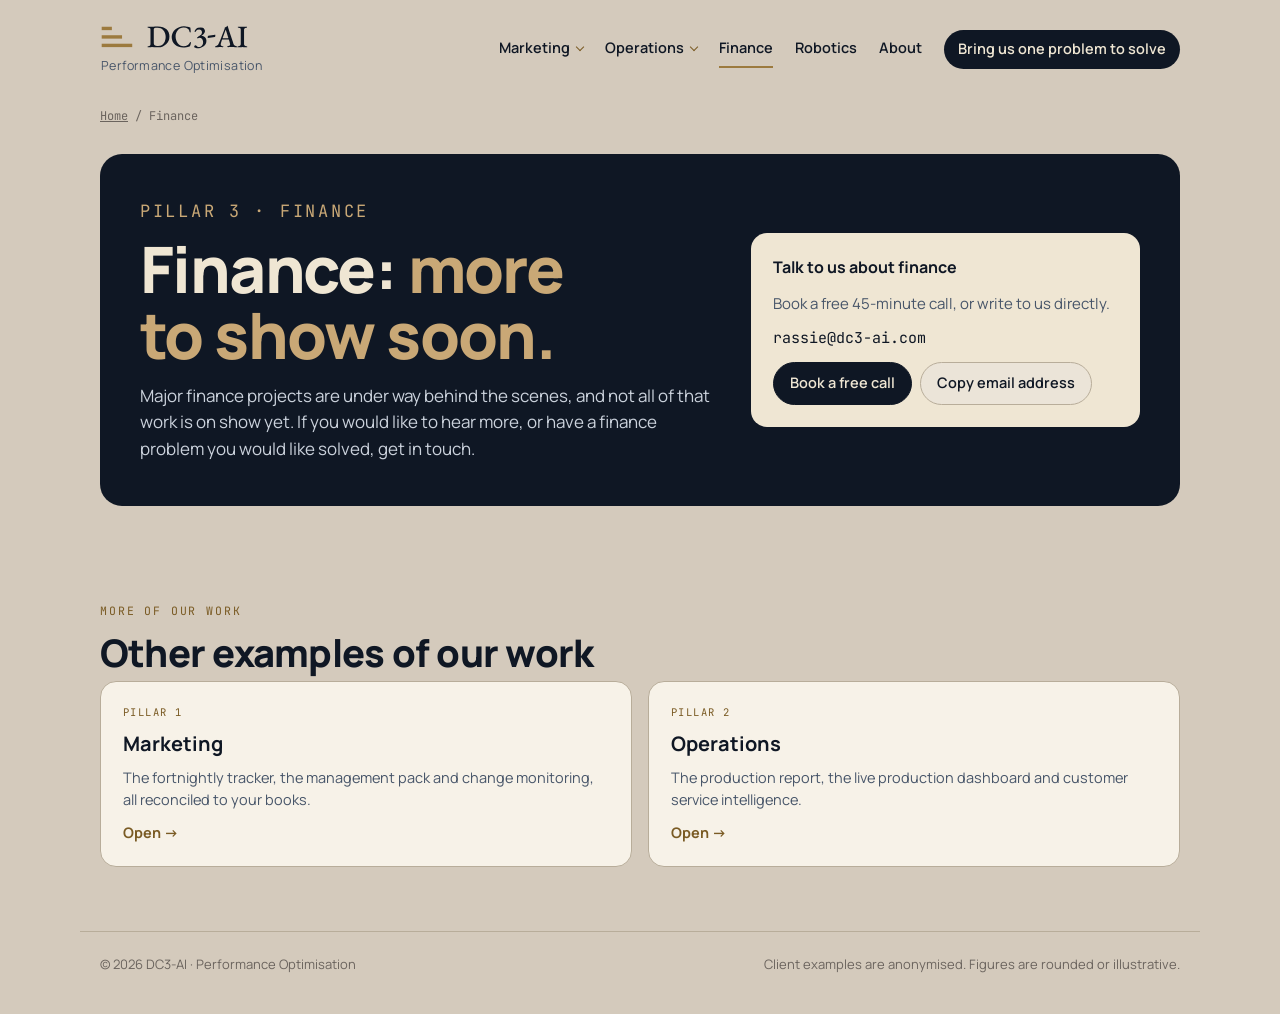
<file: finance.html>
<!doctype html>
<html lang="en-GB">
<head>
<meta charset="utf-8">
<meta name="viewport" content="width=device-width, initial-scale=1, viewport-fit=cover">
<title>Finance · DC3-AI</title>
<meta name="description" content="DC3-AI finance: major projects under way. Contact us to hear more.">
<link rel="icon" href="assets/favicon.svg" type="image/svg+xml">
<link rel="preconnect" href="https://fonts.googleapis.com">
<link rel="preconnect" href="https://fonts.gstatic.com" crossorigin>
<link href="https://fonts.googleapis.com/css2?family=Manrope:wght@400;500;600;700;800&family=JetBrains+Mono:wght@400;500&display=swap" rel="stylesheet">
<link rel="stylesheet" href="assets/site.css?v=c00ceda6">
</head>
<body>
<header class="site-head">
  <a class="lockup" href="index.html" aria-label="DC3-AI home">
    <img src="assets/logo.svg" alt="DC3-AI" width="150" height="26">
    <span class="descriptor">Performance Optimisation</span>
  </a>
  <nav class="site-nav" aria-label="Main">
    <div class="nav-item"><a href="marketing.html">Marketing</a><div class="nav-menu"><a href="examples/online-retail/fortnightly-tracker.html">Fortnightly tracker</a><a href="examples/online-retail/management-pack.html">Management pack</a><a href="marketing.html#changes">Change monitoring</a></div></div>
    <div class="nav-item"><a href="operations.html">Operations</a><div class="nav-menu"><a href="examples/workshop/production-report.html">Production report</a><a href="examples/workshop/production-dashboard.html">Production dashboard</a><a href="operations.html#service">Customer service</a></div></div>
    <a href="finance.html" aria-current="page">Finance</a>
    <a href="robotics.html">Robotics</a>
    <a href="index.html#about">About</a>
    <a class="cta" href="solve.html">Bring us one problem to solve</a>
  </nav>
</header>
<main class="wrap">
  <p class="crumbs"><a href="index.html">Home</a> / Finance</p>
  <div class="coming" role="region" aria-labelledby="finance-h">
    <div>
      <p class="eyebrow">Pillar 3 · Finance</p>
      <h1 id="finance-h">Finance: <em>more to show soon.</em></h1>
      <p>Major finance projects are under way behind the scenes, and not all of that work is on show yet. If you would like to hear more, or have a finance problem you would like solved, get in touch.</p>
    </div>
    <div class="box">
      <b>Talk to us about finance</b>
      <p>Book a free 45-minute call, or write to us directly.</p>
      <p class="addr" id="finance-addr">rassie@dc3-ai.com</p>
      <div class="button-row" style="margin-top:0"><a class="btn key" href="solve.html">Book a free call</a><button type="button" class="btn" data-copy="finance-addr">Copy email address</button></div>
    </div>
  </div>

  <section aria-labelledby="finance-more">
    <p class="eyebrow">More of our work</p>
    <h2 id="finance-more">Other examples of our work</h2>
    <div class="offers">
      <a class="offer-card" href="marketing.html" style="text-decoration:none;color:inherit"><span class="k">Pillar 1</span><h3>Marketing</h3><p>The fortnightly tracker, the management pack and change monitoring, all reconciled to your books.</p><span class="go">Open →</span></a>
      <a class="offer-card" href="operations.html" style="text-decoration:none;color:inherit"><span class="k">Pillar 2</span><h3>Operations</h3><p>The production report, the live production dashboard and customer service intelligence.</p><span class="go">Open →</span></a>
    </div>
  </section>
</main>
<footer class="site-foot">
  <span>© 2026 DC3-AI · Performance Optimisation</span>
  <span>Client examples are anonymised. Figures are rounded or illustrative.</span>
</footer>
<script>
  // Copy buttons: any button with data-copy="<element id>" copies that element's text.
  document.querySelectorAll('button[data-copy]').forEach(function (btn) {
    var label = btn.textContent;
    btn.addEventListener('click', function () {
      var el = document.getElementById(btn.getAttribute('data-copy'));
      var text = el.textContent.trim();
      var fallback = function () {
        var r = document.createRange(); r.selectNodeContents(el);
        var s = window.getSelection(); s.removeAllRanges(); s.addRange(r);
        btn.textContent = 'Selected: press Ctrl+C';
      };
      if (navigator.clipboard && navigator.clipboard.writeText) {
        navigator.clipboard.writeText(text).then(function () {
          btn.textContent = 'Copied';
          setTimeout(function () { btn.textContent = label; }, 1800);
        }, fallback);
      } else { fallback(); }
    });
  });
</script>
</body>
</html>
</file>
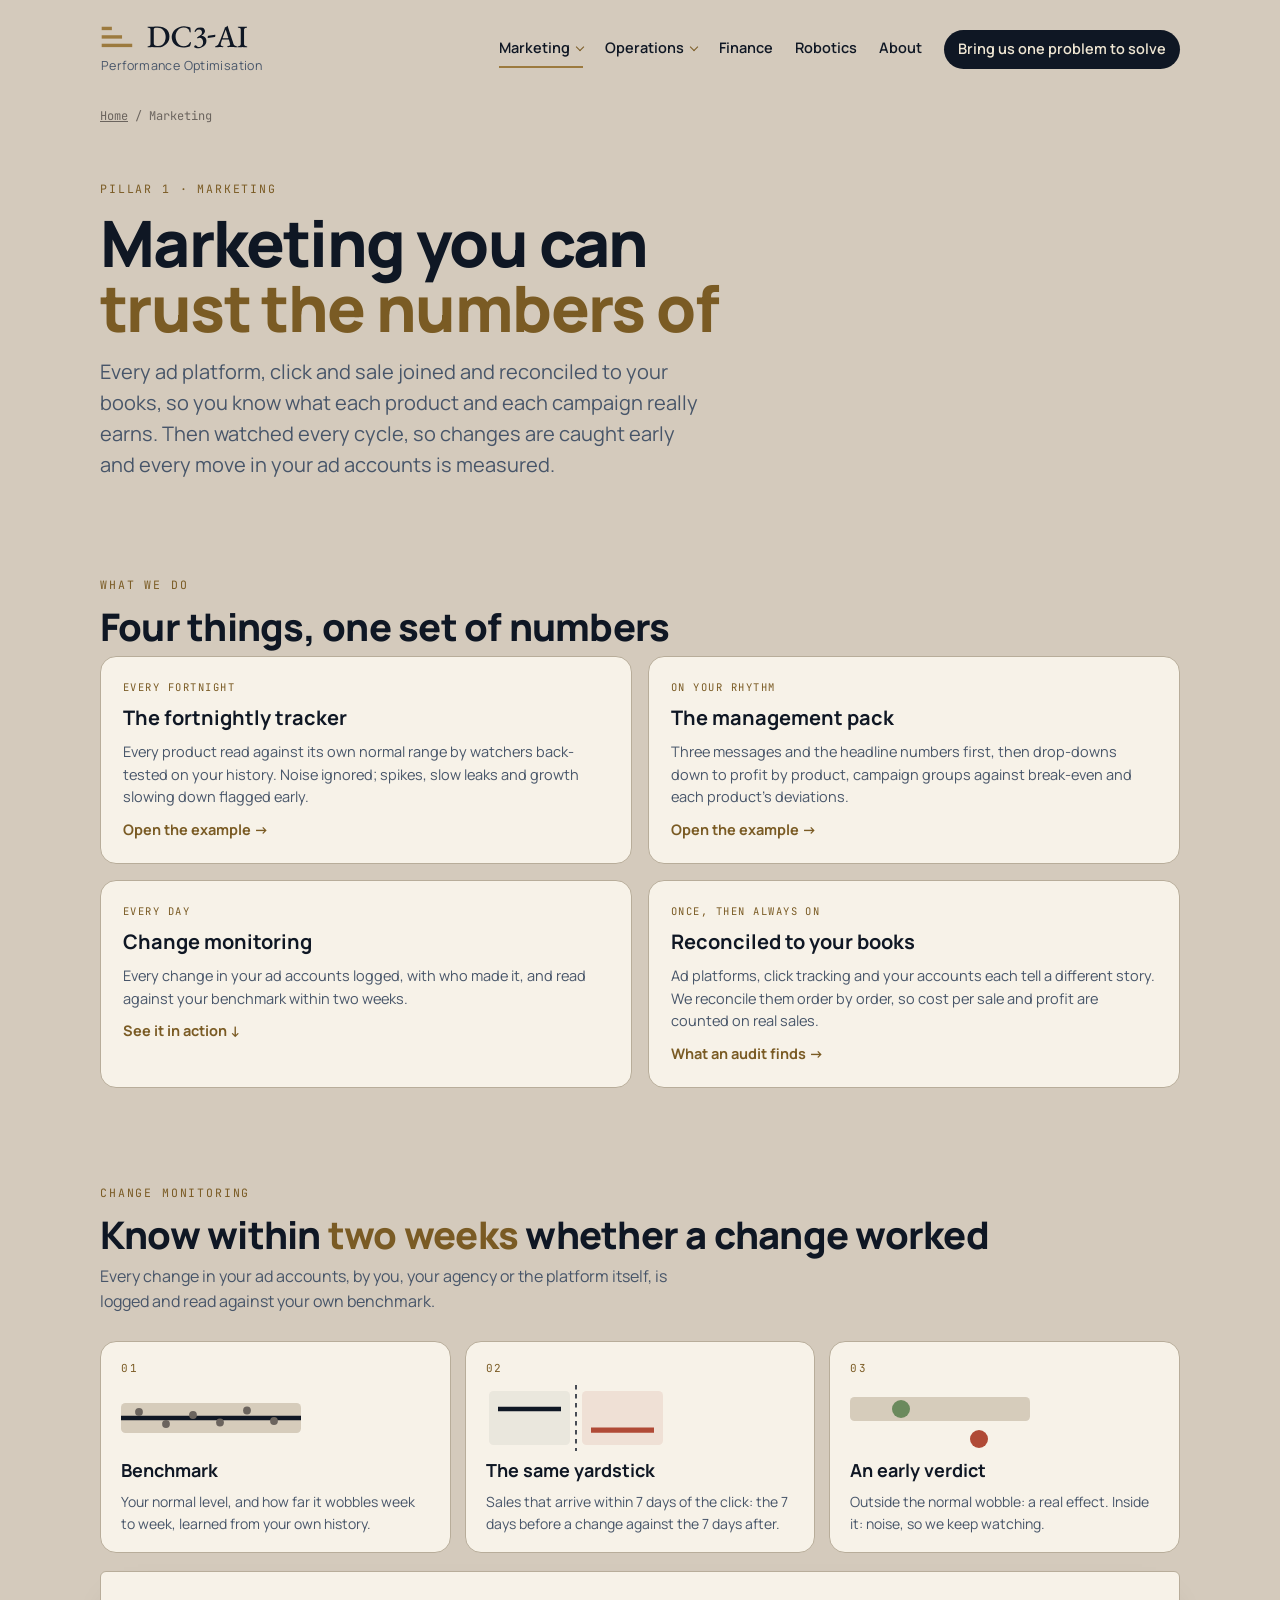
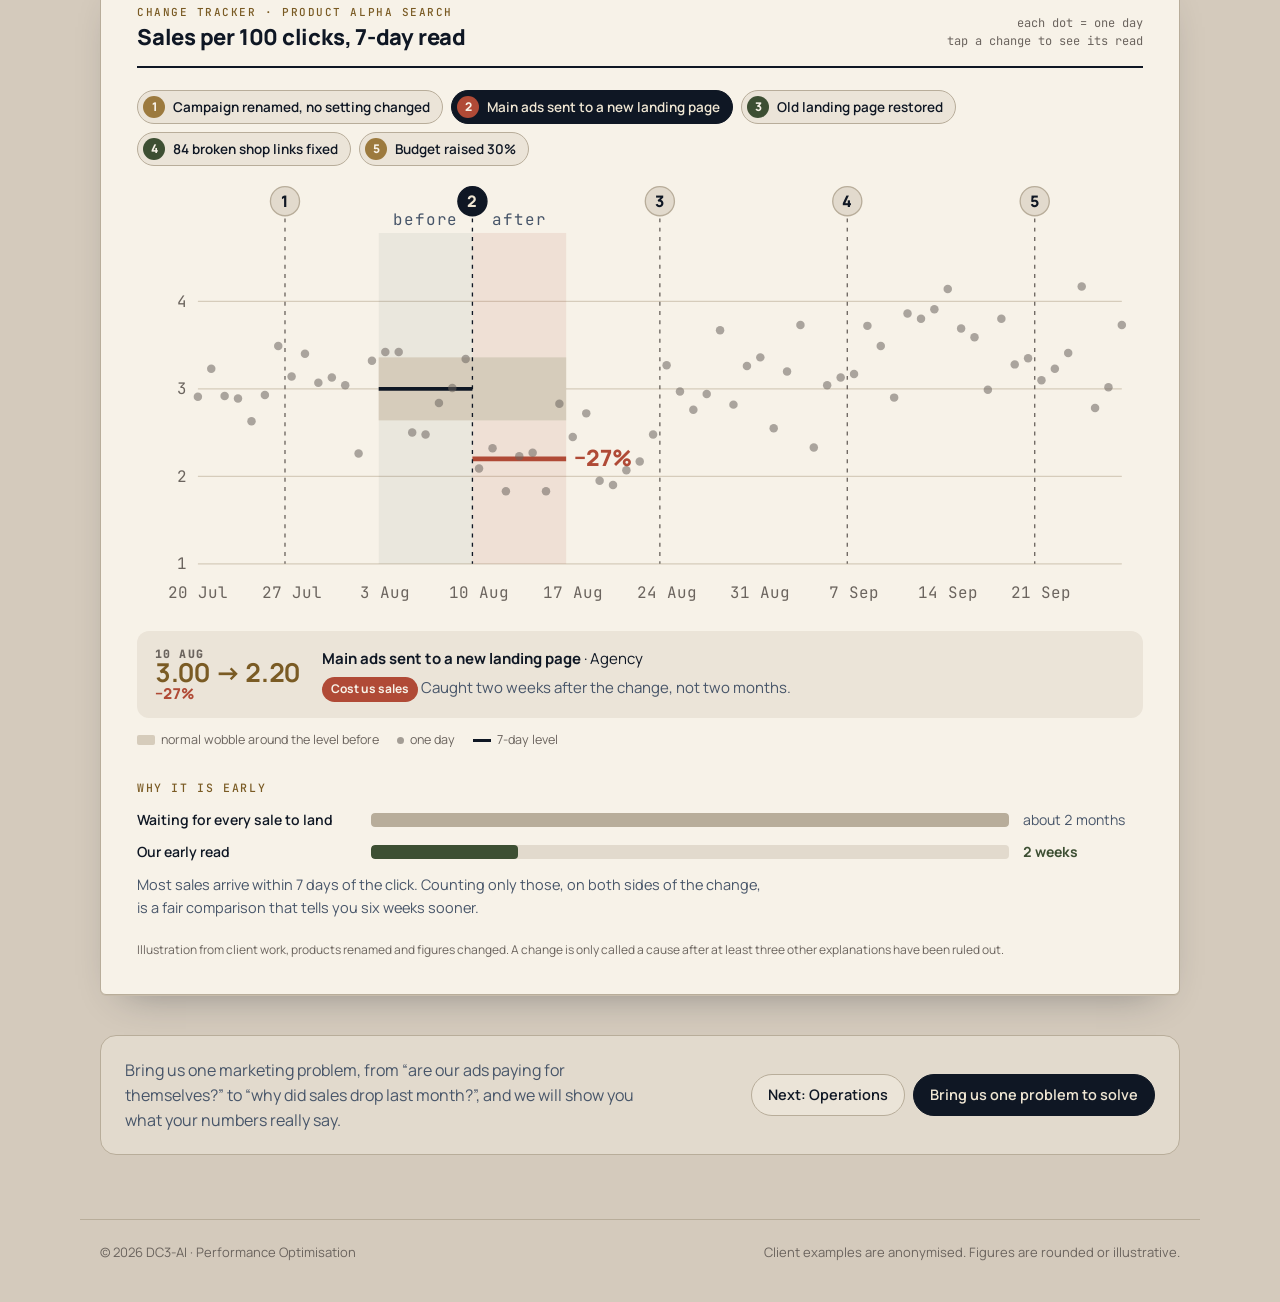
<file: marketing.html>
<!doctype html>
<html lang="en-GB">
<head>
<meta charset="utf-8">
<meta name="viewport" content="width=device-width, initial-scale=1, viewport-fit=cover">
<title>Marketing · DC3-AI</title>
<meta name="description" content="Marketing performance you can trust: every ad platform reconciled to your books, a fortnightly tracker that watches each product, a management pack on your rhythm, and every change in your ad accounts logged and measured.">
<link rel="icon" href="assets/favicon.svg" type="image/svg+xml">
<link rel="preconnect" href="https://fonts.googleapis.com">
<link rel="preconnect" href="https://fonts.gstatic.com" crossorigin>
<link href="https://fonts.googleapis.com/css2?family=Manrope:wght@400;500;600;700;800&family=JetBrains+Mono:wght@400;500&display=swap" rel="stylesheet">
<link rel="stylesheet" href="assets/site.css?v=c00ceda6">
</head>
<body>
<header class="site-head">
  <a class="lockup" href="index.html" aria-label="DC3-AI home">
    <img src="assets/logo.svg" alt="DC3-AI" width="150" height="26">
    <span class="descriptor">Performance Optimisation</span>
  </a>
  <nav class="site-nav" aria-label="Main">
    <div class="nav-item"><a href="marketing.html" aria-current="page">Marketing</a><div class="nav-menu"><a href="examples/online-retail/fortnightly-tracker.html">Fortnightly tracker</a><a href="examples/online-retail/management-pack.html">Management pack</a><a href="marketing.html#changes">Change monitoring</a></div></div>
    <div class="nav-item"><a href="operations.html">Operations</a><div class="nav-menu"><a href="examples/workshop/production-report.html">Production report</a><a href="examples/workshop/production-dashboard.html">Production dashboard</a><a href="operations.html#service">Customer service</a></div></div>
    <a href="finance.html">Finance</a>
    <a href="robotics.html">Robotics</a>
    <a href="index.html#about">About</a>
    <a class="cta" href="solve.html">Bring us one problem to solve</a>
  </nav>
</header>
<main class="wrap">
  <p class="crumbs"><a href="index.html">Home</a> / Marketing</p>
  <div class="hero">
    <p class="eyebrow">Pillar 1 · Marketing</p>
    <h1>Marketing you can <em>trust the numbers of</em></h1>
    <p class="lede">Every ad platform, click and sale joined and reconciled to your books, so you know what each product and each campaign really earns. Then watched every cycle, so changes are caught early and every move in your ad accounts is measured.</p>
  </div>

  <section aria-labelledby="mk-what">
    <p class="eyebrow">What we do</p>
    <h2 id="mk-what">Four things, one set of numbers</h2>
    <div class="offers">
      <div class="offer-card">
        <span class="k">Every fortnight</span>
        <h3>The fortnightly tracker</h3>
        <p>Every product read against its own normal range by watchers back-tested on your history. Noise ignored; spikes, slow leaks and growth slowing down flagged early.</p>
        <a class="go" href="examples/online-retail/fortnightly-tracker.html">Open the example →</a>
      </div>
      <div class="offer-card">
        <span class="k">On your rhythm</span>
        <h3>The management pack</h3>
        <p>Three messages and the headline numbers first, then drop-downs down to profit by product, campaign groups against break-even and each product’s deviations.</p>
        <a class="go" href="examples/online-retail/management-pack.html">Open the example →</a>
      </div>
      <div class="offer-card">
        <span class="k">Every day</span>
        <h3>Change monitoring</h3>
        <p>Every change in your ad accounts logged, with who made it, and read against your benchmark within two weeks.</p>
        <a class="go" href="#changes">See it in action ↓</a>
      </div>
      <div class="offer-card">
        <span class="k">Once, then always on</span>
        <h3>Reconciled to your books</h3>
        <p>Ad platforms, click tracking and your accounts each tell a different story. We reconcile them order by order, so cost per sale and profit are counted on real sales.</p>
        <a class="go" href="index.html#audit">What an audit finds →</a>
      </div>
    </div>
  </section>

  <section id="changes" aria-labelledby="ch-h">
    <p class="eyebrow">Change monitoring</p>
    <h2 id="ch-h">Know within <em>two weeks</em> whether a change worked</h2>
    <p class="sub">Every change in your ad accounts, by you, your agency or the platform itself, is logged and read against your own benchmark.</p>

    <div class="cm-steps">
      <div class="cm-step"><span class="n">01</span><svg viewBox="0 0 120 44" aria-hidden="true"><rect x="0" y="12" width="120" height="20" rx="3" class="band"/><line x1="0" x2="120" y1="22" y2="22" class="lv-b"/><circle cx="12" cy="18" r="2.6"/><circle cx="30" cy="26" r="2.6"/><circle cx="48" cy="20" r="2.6"/><circle cx="66" cy="25" r="2.6"/><circle cx="84" cy="17" r="2.6"/><circle cx="102" cy="24" r="2.6"/></svg><h3>Benchmark</h3><p>Your normal level, and how far it wobbles week to week, learned from your own history.</p></div>
      <div class="cm-step"><span class="n">02</span><svg viewBox="0 0 120 44" aria-hidden="true"><rect x="2" y="4" width="54" height="36" rx="3" class="win-b"/><rect x="64" y="4" width="54" height="36" rx="3" class="win-a bad"/><line x1="60" x2="60" y1="0" y2="44" class="mkl"/><line x1="8" x2="50" y1="16" y2="16" class="lv-b"/><line x1="70" x2="112" y1="30" y2="30" class="lv-a bad"/></svg><h3>The same yardstick</h3><p>Sales that arrive within 7 days of the click: the 7 days before a change against the 7 days after.</p></div>
      <div class="cm-step"><span class="n">03</span><svg viewBox="0 0 120 44" aria-hidden="true"><rect x="0" y="8" width="120" height="16" rx="3" class="band"/><circle cx="34" cy="16" r="6" class="ok-d"/><circle cx="86" cy="36" r="6" class="bad-d"/></svg><h3>An early verdict</h3><p>Outside the normal wobble: a real effect. Inside it: noise, so we keep watching.</p></div>
    </div>

    <article class="doc cm">
      <div class="doc-head">
        <div class="t"><span>Change tracker · Product Alpha search</span>Sales per 100 clicks, 7-day read</div>
        <div class="meta">each dot = one day<br>tap a change to see its read</div>
      </div>
      <div class="cm-pick" role="tablist" aria-label="Changes">
            <button type="button" role="tab" class="cm-chip flat" data-i="1" aria-selected="false" data-date="27 Jul" data-who="Platform" data-what="Campaign renamed, no setting changed" data-b="3.00" data-a="3.05" data-mv="+2%" data-pill="ok" data-verdict="No effect" data-note="Campaigns are followed by their ID, so a rename never shows up as a drop."><span class="n">1</span><span class="w">Campaign renamed, no setting changed</span></button>
            <button type="button" role="tab" class="cm-chip bad" data-i="2" aria-selected="true" data-date="10 Aug" data-who="Agency" data-what="Main ads sent to a new landing page" data-b="3.00" data-a="2.20" data-mv="−27%" data-pill="bad" data-verdict="Cost us sales" data-note="Caught two weeks after the change, not two months."><span class="n">2</span><span class="w">Main ads sent to a new landing page</span></button>
            <button type="button" role="tab" class="cm-chip good" data-i="3" aria-selected="false" data-date="24 Aug" data-who="Agency, at our request" data-what="Old landing page restored" data-b="2.25" data-a="3.10" data-mv="+38%" data-pill="up" data-verdict="Recovered" data-note="Back inside the normal range within a week."><span class="n">3</span><span class="w">Old landing page restored</span></button>
            <button type="button" role="tab" class="cm-chip good" data-i="4" aria-selected="false" data-date="7 Sep" data-who="Us" data-what="84 broken shop links fixed" data-b="3.05" data-a="3.55" data-mv="+16%" data-pill="up" data-verdict="Worked" data-note="Above the top of the normal wobble: a real gain."><span class="n">4</span><span class="w">84 broken shop links fixed</span></button>
            <button type="button" role="tab" class="cm-chip flat" data-i="5" aria-selected="false" data-date="21 Sep" data-who="Agency" data-what="Budget raised 30%" data-b="3.55" data-a="3.35" data-mv="−6%" data-pill="ok" data-verdict="Noise so far" data-note="Inside the normal wobble. The read firms up every week."><span class="n">5</span><span class="w">Budget raised 30%</span></button>
      </div>
      <div class="cm-chart">
          <svg class="cm-svg" viewBox="0 0 760 330" role="img" aria-labelledby="cm-svg-t">
          <title id="cm-svg-t">Sales per 100 clicks, counted within 7 days of the click, day by day from 20 July to 27 September, with five numbered changes.</title>
          <line class="g" x1="46" x2="744" y1="290.0" y2="290.0"/><text class="yl" x="38" y="294.0" text-anchor="end">1</text>
          <line class="g" x1="46" x2="744" y1="223.9" y2="223.9"/><text class="yl" x="38" y="227.9" text-anchor="end">2</text>
          <line class="g" x1="46" x2="744" y1="157.8" y2="157.8"/><text class="yl" x="38" y="161.8" text-anchor="end">3</text>
          <line class="g" x1="46" x2="744" y1="91.7" y2="91.7"/><text class="yl" x="38" y="95.7" text-anchor="end">4</text>
          <text class="xl" x="46.0" y="316" text-anchor="middle">20 Jul</text>
          <text class="xl" x="116.8" y="316" text-anchor="middle">27 Jul</text>
          <text class="xl" x="187.6" y="316" text-anchor="middle">3 Aug</text>
          <text class="xl" x="258.4" y="316" text-anchor="middle">10 Aug</text>
          <text class="xl" x="329.2" y="316" text-anchor="middle">17 Aug</text>
          <text class="xl" x="400.1" y="316" text-anchor="middle">24 Aug</text>
          <text class="xl" x="470.9" y="316" text-anchor="middle">31 Aug</text>
          <text class="xl" x="541.7" y="316" text-anchor="middle">7 Sep</text>
          <text class="xl" x="612.5" y="316" text-anchor="middle">14 Sep</text>
          <text class="xl" x="683.3" y="316" text-anchor="middle">21 Sep</text>
          <g class="cw" data-i="1" hidden>
          <rect class="win-b" x="46.0" y="40" width="65.8" height="250"/>
          <rect class="win-a flat" x="111.8" y="40" width="70.8" height="250"/>
          <rect class="band" x="46.0" y="134.0" width="136.6" height="47.6"/>
          <text class="wl" x="78.9" y="34" text-anchor="middle">before</text>
          <text class="wl" x="147.2" y="34" text-anchor="middle">after</text>
          <line class="lv-b" x1="46.0" x2="111.8" y1="157.8" y2="157.8"/>
          <line class="lv-a flat" x1="111.8" x2="182.6" y1="154.5" y2="154.5"/>
          <text class="mv flat" x="188.6" y="159.5" text-anchor="start">+2%</text>
          </g>
          <g class="cw" data-i="2">
          <rect class="win-b" x="182.6" y="40" width="70.8" height="250"/>
          <rect class="win-a bad" x="253.4" y="40" width="70.8" height="250"/>
          <rect class="band" x="182.6" y="134.0" width="141.6" height="47.6"/>
          <text class="wl" x="218.0" y="34" text-anchor="middle">before</text>
          <text class="wl" x="288.8" y="34" text-anchor="middle">after</text>
          <line class="lv-b" x1="182.6" x2="253.4" y1="157.8" y2="157.8"/>
          <line class="lv-a bad" x1="253.4" x2="324.2" y1="210.7" y2="210.7"/>
          <text class="mv bad" x="330.2" y="215.7" text-anchor="start">−27%</text>
          </g>
          <g class="cw" data-i="3" hidden>
          <rect class="win-b" x="324.2" y="40" width="70.8" height="250"/>
          <rect class="win-a good" x="395.0" y="40" width="70.8" height="250"/>
          <rect class="band" x="324.2" y="189.5" width="141.6" height="35.7"/>
          <text class="wl" x="359.6" y="34" text-anchor="middle">before</text>
          <text class="wl" x="430.4" y="34" text-anchor="middle">after</text>
          <line class="lv-b" x1="324.2" x2="395.0" y1="207.4" y2="207.4"/>
          <line class="lv-a good" x1="395.0" x2="465.8" y1="151.2" y2="151.2"/>
          <text class="mv good" x="471.8" y="156.2" text-anchor="start">+38%</text>
          </g>
          <g class="cw" data-i="4" hidden>
          <rect class="win-b" x="465.8" y="40" width="70.8" height="250"/>
          <rect class="win-a good" x="536.6" y="40" width="70.8" height="250"/>
          <rect class="band" x="465.8" y="130.3" width="141.6" height="48.4"/>
          <text class="wl" x="501.2" y="34" text-anchor="middle">before</text>
          <text class="wl" x="572.0" y="34" text-anchor="middle">after</text>
          <line class="lv-b" x1="465.8" x2="536.6" y1="154.5" y2="154.5"/>
          <line class="lv-a good" x1="536.6" x2="607.4" y1="121.4" y2="121.4"/>
          <text class="mv good" x="613.4" y="126.4" text-anchor="start">+16%</text>
          </g>
          <g class="cw" data-i="5" hidden>
          <rect class="win-b" x="607.4" y="40" width="70.8" height="250"/>
          <rect class="win-a flat" x="678.2" y="40" width="65.8" height="250"/>
          <rect class="band" x="607.4" y="93.3" width="136.6" height="56.3"/>
          <text class="wl" x="642.8" y="34" text-anchor="middle">before</text>
          <text class="wl" x="711.1" y="34" text-anchor="middle">after</text>
          <line class="lv-b" x1="607.4" x2="678.2" y1="121.4" y2="121.4"/>
          <line class="lv-a flat" x1="678.2" x2="744.0" y1="134.6" y2="134.6"/>
          <text class="mv flat" x="672.2" y="139.6" text-anchor="end">−6%</text>
          </g>
          <circle class="dot" cx="46.0" cy="163.7" r="3.2"/>
          <circle class="dot" cx="56.1" cy="142.6" r="3.2"/>
          <circle class="dot" cx="66.2" cy="163.1" r="3.2"/>
          <circle class="dot" cx="76.3" cy="165.0" r="3.2"/>
          <circle class="dot" cx="86.5" cy="182.2" r="3.2"/>
          <circle class="dot" cx="96.6" cy="162.4" r="3.2"/>
          <circle class="dot" cx="106.7" cy="125.4" r="3.2"/>
          <circle class="dot" cx="116.8" cy="148.5" r="3.2"/>
          <circle class="dot" cx="126.9" cy="131.3" r="3.2"/>
          <circle class="dot" cx="137.0" cy="153.2" r="3.2"/>
          <circle class="dot" cx="147.2" cy="149.2" r="3.2"/>
          <circle class="dot" cx="157.3" cy="155.1" r="3.2"/>
          <circle class="dot" cx="167.4" cy="206.7" r="3.2"/>
          <circle class="dot" cx="177.5" cy="136.6" r="3.2"/>
          <circle class="dot" cx="187.6" cy="130.0" r="3.2"/>
          <circle class="dot" cx="197.7" cy="130.0" r="3.2"/>
          <circle class="dot" cx="207.9" cy="190.8" r="3.2"/>
          <circle class="dot" cx="218.0" cy="192.2" r="3.2"/>
          <circle class="dot" cx="228.1" cy="168.4" r="3.2"/>
          <circle class="dot" cx="238.2" cy="157.1" r="3.2"/>
          <circle class="dot" cx="248.3" cy="135.3" r="3.2"/>
          <circle class="dot" cx="258.4" cy="217.9" r="3.2"/>
          <circle class="dot" cx="268.6" cy="202.7" r="3.2"/>
          <circle class="dot" cx="278.7" cy="235.1" r="3.2"/>
          <circle class="dot" cx="288.8" cy="208.7" r="3.2"/>
          <circle class="dot" cx="298.9" cy="206.0" r="3.2"/>
          <circle class="dot" cx="309.0" cy="235.1" r="3.2"/>
          <circle class="dot" cx="319.1" cy="169.0" r="3.2"/>
          <circle class="dot" cx="329.2" cy="194.1" r="3.2"/>
          <circle class="dot" cx="339.4" cy="176.3" r="3.2"/>
          <circle class="dot" cx="349.5" cy="227.2" r="3.2"/>
          <circle class="dot" cx="359.6" cy="230.5" r="3.2"/>
          <circle class="dot" cx="369.7" cy="219.3" r="3.2"/>
          <circle class="dot" cx="379.8" cy="212.6" r="3.2"/>
          <circle class="dot" cx="389.9" cy="192.2" r="3.2"/>
          <circle class="dot" cx="400.1" cy="139.9" r="3.2"/>
          <circle class="dot" cx="410.2" cy="159.8" r="3.2"/>
          <circle class="dot" cx="420.3" cy="173.6" r="3.2"/>
          <circle class="dot" cx="430.4" cy="161.7" r="3.2"/>
          <circle class="dot" cx="440.5" cy="113.5" r="3.2"/>
          <circle class="dot" cx="450.6" cy="169.7" r="3.2"/>
          <circle class="dot" cx="460.8" cy="140.6" r="3.2"/>
          <circle class="dot" cx="470.9" cy="134.0" r="3.2"/>
          <circle class="dot" cx="481.0" cy="187.5" r="3.2"/>
          <circle class="dot" cx="491.1" cy="144.6" r="3.2"/>
          <circle class="dot" cx="501.2" cy="109.5" r="3.2"/>
          <circle class="dot" cx="511.3" cy="202.1" r="3.2"/>
          <circle class="dot" cx="521.4" cy="155.1" r="3.2"/>
          <circle class="dot" cx="531.6" cy="149.2" r="3.2"/>
          <circle class="dot" cx="541.7" cy="146.5" r="3.2"/>
          <circle class="dot" cx="551.8" cy="110.2" r="3.2"/>
          <circle class="dot" cx="561.9" cy="125.4" r="3.2"/>
          <circle class="dot" cx="572.0" cy="164.4" r="3.2"/>
          <circle class="dot" cx="582.1" cy="100.9" r="3.2"/>
          <circle class="dot" cx="592.3" cy="104.9" r="3.2"/>
          <circle class="dot" cx="602.4" cy="97.6" r="3.2"/>
          <circle class="dot" cx="612.5" cy="82.4" r="3.2"/>
          <circle class="dot" cx="622.6" cy="112.2" r="3.2"/>
          <circle class="dot" cx="632.7" cy="118.8" r="3.2"/>
          <circle class="dot" cx="642.8" cy="158.4" r="3.2"/>
          <circle class="dot" cx="653.0" cy="104.9" r="3.2"/>
          <circle class="dot" cx="663.1" cy="139.3" r="3.2"/>
          <circle class="dot" cx="673.2" cy="134.6" r="3.2"/>
          <circle class="dot" cx="683.3" cy="151.2" r="3.2"/>
          <circle class="dot" cx="693.4" cy="142.6" r="3.2"/>
          <circle class="dot" cx="703.5" cy="130.7" r="3.2"/>
          <circle class="dot" cx="713.7" cy="80.4" r="3.2"/>
          <circle class="dot" cx="723.8" cy="172.3" r="3.2"/>
          <circle class="dot" cx="733.9" cy="156.5" r="3.2"/>
          <circle class="dot" cx="744.0" cy="109.5" r="3.2"/>
          <g class="cmk" data-i="1" tabindex="-1"><line x1="111.8" x2="111.8" y1="22" y2="290"/><circle cx="111.8" cy="16" r="11"/><text x="111.8" y="20.5" text-anchor="middle">1</text></g>
          <g class="cmk" data-i="2" tabindex="-1"><line x1="253.4" x2="253.4" y1="22" y2="290"/><circle cx="253.4" cy="16" r="11"/><text x="253.4" y="20.5" text-anchor="middle">2</text></g>
          <g class="cmk" data-i="3" tabindex="-1"><line x1="395.0" x2="395.0" y1="22" y2="290"/><circle cx="395.0" cy="16" r="11"/><text x="395.0" y="20.5" text-anchor="middle">3</text></g>
          <g class="cmk" data-i="4" tabindex="-1"><line x1="536.6" x2="536.6" y1="22" y2="290"/><circle cx="536.6" cy="16" r="11"/><text x="536.6" y="20.5" text-anchor="middle">4</text></g>
          <g class="cmk" data-i="5" tabindex="-1"><line x1="678.2" x2="678.2" y1="22" y2="290"/><circle cx="678.2" cy="16" r="11"/><text x="678.2" y="20.5" text-anchor="middle">5</text></g>
          </svg>
      </div>
      <div class="cm-read" aria-live="polite">
        <div class="big"><span class="d" data-r="date">10 Aug</span><span class="nums"><b data-r="b">3.00</b> → <b data-r="a">2.20</b></span><span class="mvp bad" data-r="mv">−27%</span></div>
        <div class="txt"><p><b data-r="what">Main ads sent to a new landing page</b> · <span data-r="who">Agency</span></p><p><span class="pill bad" data-r="verdict">Cost us sales</span> <span data-r="note">Caught two weeks after the change, not two months.</span></p></div>
      </div>
      <div class="cm-key"><span><i class="k-band"></i>normal wobble around the level before</span><span><i class="k-dot"></i>one day</span><span><i class="k-lv"></i>7-day level</span></div>

      <h4>Why it is early</h4>
      <div class="cm-wait">
        <div class="row"><span class="l">Waiting for every sale to land</span><span class="bar"><i class="slow" style="width:100%"></i></span><span class="v">about 2 months</span></div>
        <div class="row"><span class="l">Our early read</span><span class="bar"><i class="fast" style="width:23%"></i></span><span class="v"><b>2 weeks</b></span></div>
      </div>
      <p class="cm-why">Most sales arrive within 7 days of the click. Counting only those, on both sides of the change, is a fair comparison that tells you six weeks sooner.</p>
      <p class="fine">Illustration from client work, products renamed and figures changed. A change is only called a cause after at least three other explanations have been ruled out.</p>
    </article>
  </section>

  <div class="next">
    <p>Bring us one marketing problem, from “are our ads paying for themselves?” to “why did sales drop last month?”, and we will show you what your numbers really say.</p>
    <div class="button-row" style="margin-top:0"><a class="btn" href="operations.html">Next: Operations</a><a class="btn key" href="solve.html">Bring us one problem to solve</a></div>
  </div>

  <script>
    (function () {
      var chips = Array.prototype.slice.call(document.querySelectorAll('.cm-chip'));
      var groups = document.querySelectorAll('.cm-svg .cw');
      var marks = document.querySelectorAll('.cm-svg .cmk');
      var read = document.querySelector('.cm-read');
      var box = document.querySelector('.cm-chart');
      function show(i) {
        chips.forEach(function (c) {
          var on = c.getAttribute('data-i') === String(i);
          c.setAttribute('aria-selected', on ? 'true' : 'false');
          if (!on) return;
          var d = c.dataset;
          read.querySelector('[data-r=date]').textContent = d.date;
          read.querySelector('[data-r=b]').textContent = d.b;
          read.querySelector('[data-r=a]').textContent = d.a;
          var mv = read.querySelector('[data-r=mv]');
          mv.textContent = d.mv; mv.className = 'mvp ' + c.classList[1];
          read.querySelector('[data-r=what]').textContent = d.what;
          read.querySelector('[data-r=who]').textContent = d.who;
          var v = read.querySelector('[data-r=verdict]');
          v.textContent = d.verdict; v.className = 'pill ' + d.pill;
          read.querySelector('[data-r=note]').textContent = d.note;
        });
        Array.prototype.forEach.call(groups, function (g) { if (g.getAttribute('data-i') === String(i)) g.removeAttribute('hidden'); else g.setAttribute('hidden', ''); });
        Array.prototype.forEach.call(marks, function (m) {
          var on = m.getAttribute('data-i') === String(i);
          m.classList.toggle('on', on);
          // On a narrow screen the chart scrolls sideways: bring the chosen change into view.
          if (on && box.scrollWidth > box.clientWidth) {
            var x = parseFloat(m.querySelector('line').getAttribute('x1')) / 760 * box.scrollWidth;
            box.scrollLeft = x - box.clientWidth / 2;
          }
        });
      }
      chips.forEach(function (c) { c.addEventListener('click', function () { show(c.getAttribute('data-i')); }); });
      Array.prototype.forEach.call(marks, function (m) { m.addEventListener('click', function () { show(m.getAttribute('data-i')); }); });
      show(2);
    })();
  </script>
</main>
<footer class="site-foot">
  <span>© 2026 DC3-AI · Performance Optimisation</span>
  <span>Client examples are anonymised. Figures are rounded or illustrative.</span>
</footer>
<script>
  // Copy buttons: any button with data-copy="<element id>" copies that element's text.
  document.querySelectorAll('button[data-copy]').forEach(function (btn) {
    var label = btn.textContent;
    btn.addEventListener('click', function () {
      var el = document.getElementById(btn.getAttribute('data-copy'));
      var text = el.textContent.trim();
      var fallback = function () {
        var r = document.createRange(); r.selectNodeContents(el);
        var s = window.getSelection(); s.removeAllRanges(); s.addRange(r);
        btn.textContent = 'Selected: press Ctrl+C';
      };
      if (navigator.clipboard && navigator.clipboard.writeText) {
        navigator.clipboard.writeText(text).then(function () {
          btn.textContent = 'Copied';
          setTimeout(function () { btn.textContent = label; }, 1800);
        }, fallback);
      } else { fallback(); }
    });
  });
</script>
</body>
</html>
</file>
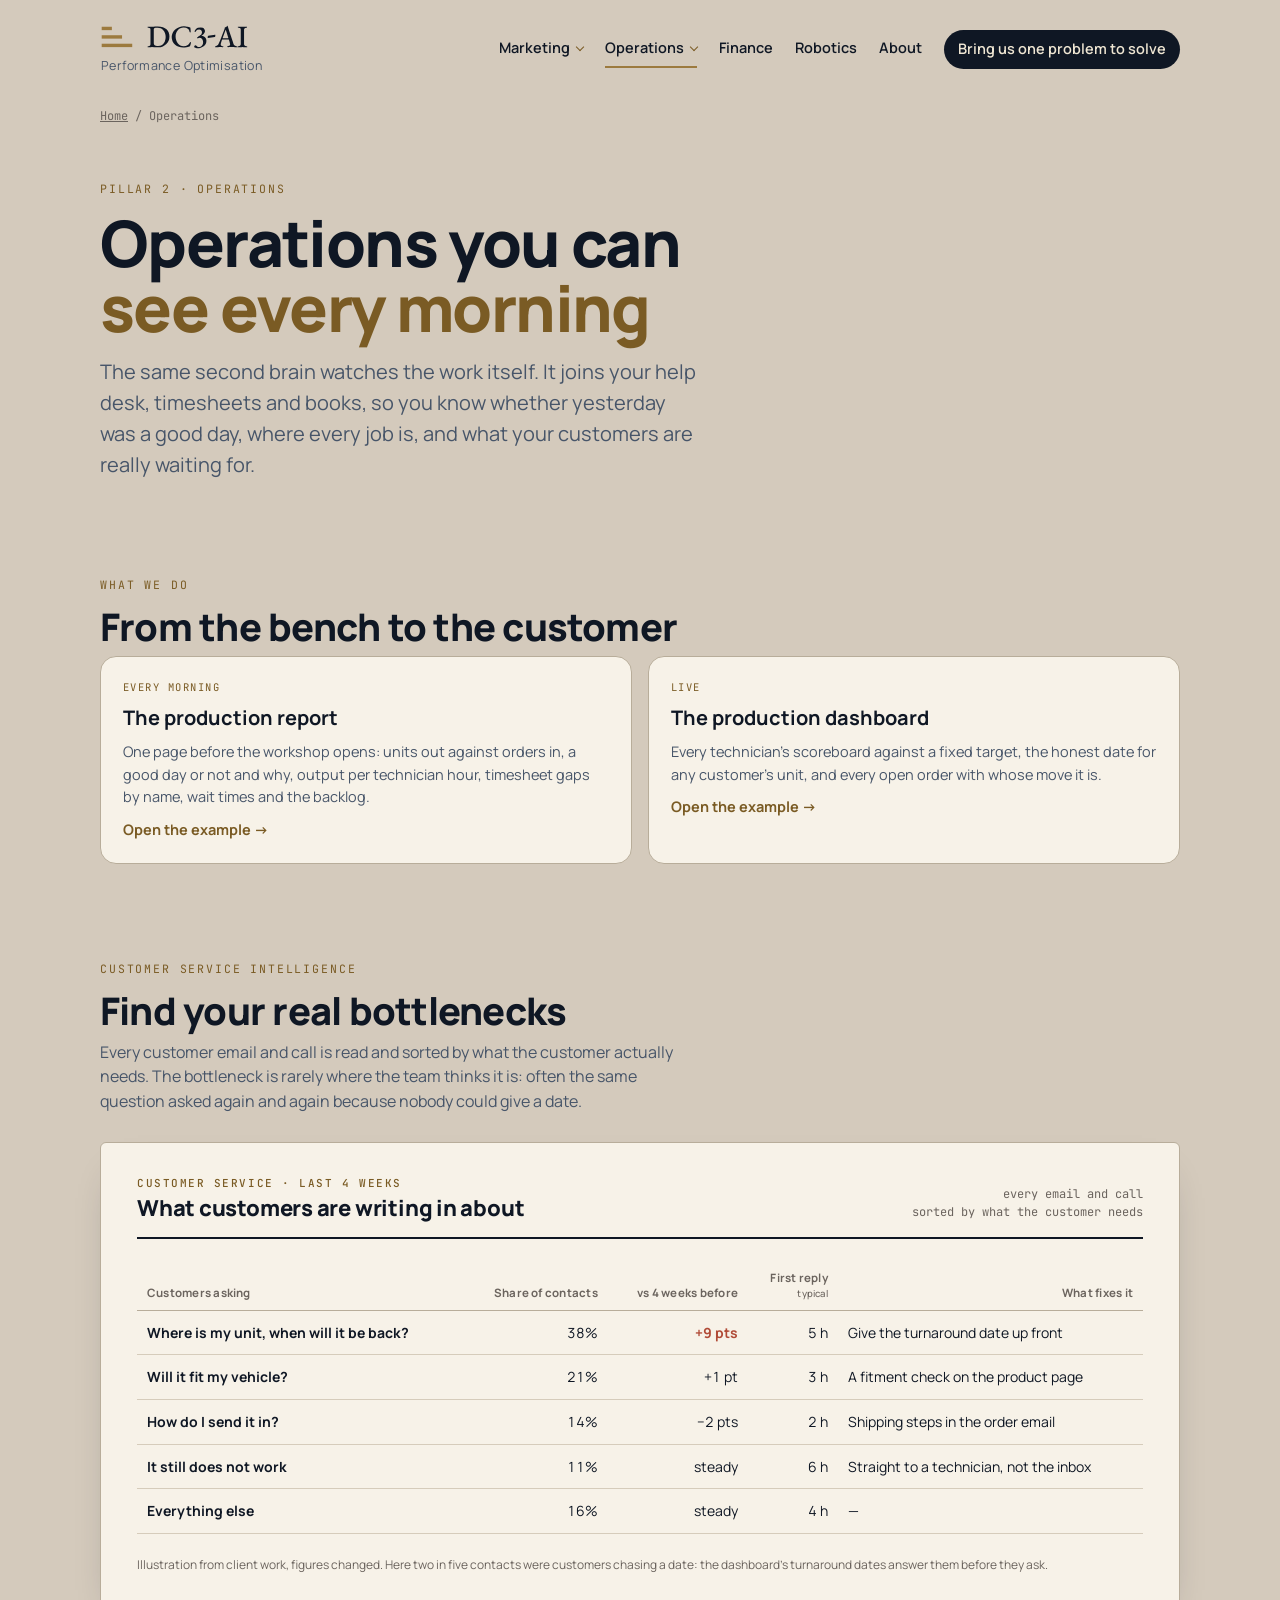
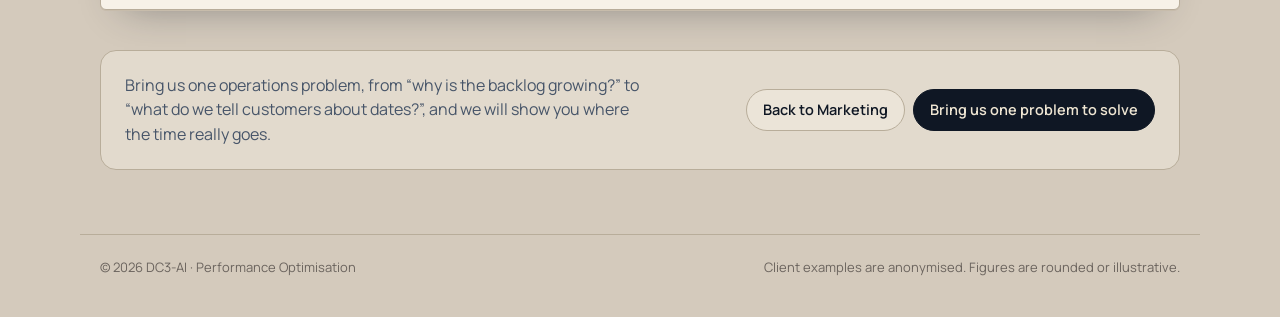
<file: operations.html>
<!doctype html>
<html lang="en-GB">
<head>
<meta charset="utf-8">
<meta name="viewport" content="width=device-width, initial-scale=1, viewport-fit=cover">
<title>Operations · DC3-AI</title>
<meta name="description" content="Operations you can see: a production report every morning, a live production dashboard with every technician's scoreboard and honest dates for customers, and customer service intelligence that finds your real bottlenecks.">
<link rel="icon" href="assets/favicon.svg" type="image/svg+xml">
<link rel="preconnect" href="https://fonts.googleapis.com">
<link rel="preconnect" href="https://fonts.gstatic.com" crossorigin>
<link href="https://fonts.googleapis.com/css2?family=Manrope:wght@400;500;600;700;800&family=JetBrains+Mono:wght@400;500&display=swap" rel="stylesheet">
<link rel="stylesheet" href="assets/site.css?v=c00ceda6">
</head>
<body>
<header class="site-head">
  <a class="lockup" href="index.html" aria-label="DC3-AI home">
    <img src="assets/logo.svg" alt="DC3-AI" width="150" height="26">
    <span class="descriptor">Performance Optimisation</span>
  </a>
  <nav class="site-nav" aria-label="Main">
    <div class="nav-item"><a href="marketing.html">Marketing</a><div class="nav-menu"><a href="examples/online-retail/fortnightly-tracker.html">Fortnightly tracker</a><a href="examples/online-retail/management-pack.html">Management pack</a><a href="marketing.html#changes">Change monitoring</a></div></div>
    <div class="nav-item"><a href="operations.html" aria-current="page">Operations</a><div class="nav-menu"><a href="examples/workshop/production-report.html">Production report</a><a href="examples/workshop/production-dashboard.html">Production dashboard</a><a href="operations.html#service">Customer service</a></div></div>
    <a href="finance.html">Finance</a>
    <a href="robotics.html">Robotics</a>
    <a href="index.html#about">About</a>
    <a class="cta" href="solve.html">Bring us one problem to solve</a>
  </nav>
</header>
<main class="wrap">
  <p class="crumbs"><a href="index.html">Home</a> / Operations</p>
  <div class="hero">
    <p class="eyebrow">Pillar 2 · Operations</p>
    <h1>Operations you can <em>see every morning</em></h1>
    <p class="lede">The same second brain watches the work itself. It joins your help desk, timesheets and books, so you know whether yesterday was a good day, where every job is, and what your customers are really waiting for.</p>
  </div>

  <section aria-labelledby="op-what">
    <p class="eyebrow">What we do</p>
    <h2 id="op-what">From the bench to the customer</h2>
    <div class="offers">
      <div class="offer-card">
        <span class="k">Every morning</span>
        <h3>The production report</h3>
        <p>One page before the workshop opens: units out against orders in, a good day or not and why, output per technician hour, timesheet gaps by name, wait times and the backlog.</p>
        <a class="go" href="examples/workshop/production-report.html">Open the example →</a>
      </div>
      <div class="offer-card">
        <span class="k">Live</span>
        <h3>The production dashboard</h3>
        <p>Every technician’s scoreboard against a fixed target, the honest date for any customer’s unit, and every open order with whose move it is.</p>
        <a class="go" href="examples/workshop/production-dashboard.html">Open the example →</a>
      </div>
    </div>
  </section>

  <section id="service" aria-labelledby="cs-h">
    <p class="eyebrow">Customer service intelligence</p>
    <h2 id="cs-h">Find your real bottlenecks</h2>
    <p class="sub">Every customer email and call is read and sorted by what the customer actually needs. The bottleneck is rarely where the team thinks it is: often the same question asked again and again because nobody could give a date.</p>
    <article class="doc">
      <div class="doc-head">
        <div class="t"><span>Customer service · last 4 weeks</span>What customers are writing in about</div>
        <div class="meta">every email and call<br>sorted by what the customer needs</div>
      </div>
      <div class="tbl">
        <table>
          <thead><tr><th>Customers asking</th><th>Share of contacts</th><th>vs 4 weeks before</th><th>First reply<small>typical</small></th><th>What fixes it</th></tr></thead>
          <tbody>
            <tr><td><b>Where is my unit, when will it be back?</b></td><td>38%</td><td class="dn">+9 pts</td><td>5 h</td><td style="text-align:left">Give the turnaround date up front</td></tr>
            <tr><td><b>Will it fit my vehicle?</b></td><td>21%</td><td>+1 pt</td><td>3 h</td><td style="text-align:left">A fitment check on the product page</td></tr>
            <tr><td><b>How do I send it in?</b></td><td>14%</td><td>−2 pts</td><td>2 h</td><td style="text-align:left">Shipping steps in the order email</td></tr>
            <tr><td><b>It still does not work</b></td><td>11%</td><td>steady</td><td>6 h</td><td style="text-align:left">Straight to a technician, not the inbox</td></tr>
            <tr><td><b>Everything else</b></td><td>16%</td><td>steady</td><td>4 h</td><td style="text-align:left">—</td></tr>
          </tbody>
        </table>
      </div>
      <p class="fine">Illustration from client work, figures changed. Here two in five contacts were customers chasing a date: the dashboard’s turnaround dates answer them before they ask.</p>
    </article>
  </section>

  <div class="next">
    <p>Bring us one operations problem, from “why is the backlog growing?” to “what do we tell customers about dates?”, and we will show you where the time really goes.</p>
    <div class="button-row" style="margin-top:0"><a class="btn" href="marketing.html">Back to Marketing</a><a class="btn key" href="solve.html">Bring us one problem to solve</a></div>
  </div>
</main>
<footer class="site-foot">
  <span>© 2026 DC3-AI · Performance Optimisation</span>
  <span>Client examples are anonymised. Figures are rounded or illustrative.</span>
</footer>
<script>
  // Copy buttons: any button with data-copy="<element id>" copies that element's text.
  document.querySelectorAll('button[data-copy]').forEach(function (btn) {
    var label = btn.textContent;
    btn.addEventListener('click', function () {
      var el = document.getElementById(btn.getAttribute('data-copy'));
      var text = el.textContent.trim();
      var fallback = function () {
        var r = document.createRange(); r.selectNodeContents(el);
        var s = window.getSelection(); s.removeAllRanges(); s.addRange(r);
        btn.textContent = 'Selected: press Ctrl+C';
      };
      if (navigator.clipboard && navigator.clipboard.writeText) {
        navigator.clipboard.writeText(text).then(function () {
          btn.textContent = 'Copied';
          setTimeout(function () { btn.textContent = label; }, 1800);
        }, fallback);
      } else { fallback(); }
    });
  });
</script>
</body>
</html>
</file>
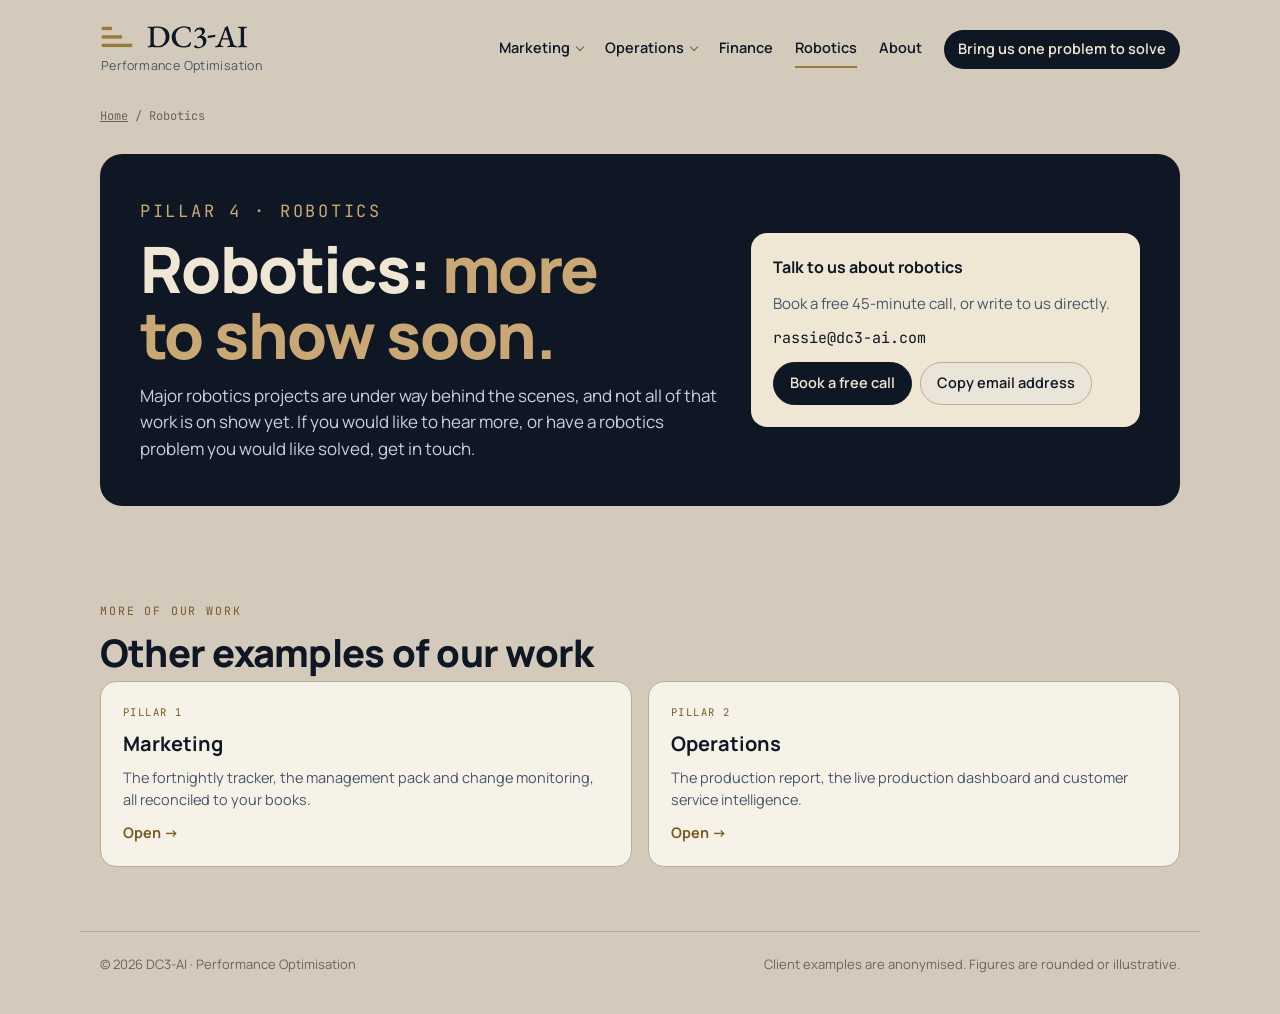
<file: robotics.html>
<!doctype html>
<html lang="en-GB">
<head>
<meta charset="utf-8">
<meta name="viewport" content="width=device-width, initial-scale=1, viewport-fit=cover">
<title>Robotics · DC3-AI</title>
<meta name="description" content="DC3-AI robotics: major projects under way. Contact us to hear more.">
<link rel="icon" href="assets/favicon.svg" type="image/svg+xml">
<link rel="preconnect" href="https://fonts.googleapis.com">
<link rel="preconnect" href="https://fonts.gstatic.com" crossorigin>
<link href="https://fonts.googleapis.com/css2?family=Manrope:wght@400;500;600;700;800&family=JetBrains+Mono:wght@400;500&display=swap" rel="stylesheet">
<link rel="stylesheet" href="assets/site.css?v=c00ceda6">
</head>
<body>
<header class="site-head">
  <a class="lockup" href="index.html" aria-label="DC3-AI home">
    <img src="assets/logo.svg" alt="DC3-AI" width="150" height="26">
    <span class="descriptor">Performance Optimisation</span>
  </a>
  <nav class="site-nav" aria-label="Main">
    <div class="nav-item"><a href="marketing.html">Marketing</a><div class="nav-menu"><a href="examples/online-retail/fortnightly-tracker.html">Fortnightly tracker</a><a href="examples/online-retail/management-pack.html">Management pack</a><a href="marketing.html#changes">Change monitoring</a></div></div>
    <div class="nav-item"><a href="operations.html">Operations</a><div class="nav-menu"><a href="examples/workshop/production-report.html">Production report</a><a href="examples/workshop/production-dashboard.html">Production dashboard</a><a href="operations.html#service">Customer service</a></div></div>
    <a href="finance.html">Finance</a>
    <a href="robotics.html" aria-current="page">Robotics</a>
    <a href="index.html#about">About</a>
    <a class="cta" href="solve.html">Bring us one problem to solve</a>
  </nav>
</header>
<main class="wrap">
  <p class="crumbs"><a href="index.html">Home</a> / Robotics</p>
  <div class="coming" role="region" aria-labelledby="robotics-h">
    <div>
      <p class="eyebrow">Pillar 4 · Robotics</p>
      <h1 id="robotics-h">Robotics: <em>more to show soon.</em></h1>
      <p>Major robotics projects are under way behind the scenes, and not all of that work is on show yet. If you would like to hear more, or have a robotics problem you would like solved, get in touch.</p>
    </div>
    <div class="box">
      <b>Talk to us about robotics</b>
      <p>Book a free 45-minute call, or write to us directly.</p>
      <p class="addr" id="robotics-addr">rassie@dc3-ai.com</p>
      <div class="button-row" style="margin-top:0"><a class="btn key" href="solve.html">Book a free call</a><button type="button" class="btn" data-copy="robotics-addr">Copy email address</button></div>
    </div>
  </div>

  <section aria-labelledby="robotics-more">
    <p class="eyebrow">More of our work</p>
    <h2 id="robotics-more">Other examples of our work</h2>
    <div class="offers">
      <a class="offer-card" href="marketing.html" style="text-decoration:none;color:inherit"><span class="k">Pillar 1</span><h3>Marketing</h3><p>The fortnightly tracker, the management pack and change monitoring, all reconciled to your books.</p><span class="go">Open →</span></a>
      <a class="offer-card" href="operations.html" style="text-decoration:none;color:inherit"><span class="k">Pillar 2</span><h3>Operations</h3><p>The production report, the live production dashboard and customer service intelligence.</p><span class="go">Open →</span></a>
    </div>
  </section>
</main>
<footer class="site-foot">
  <span>© 2026 DC3-AI · Performance Optimisation</span>
  <span>Client examples are anonymised. Figures are rounded or illustrative.</span>
</footer>
<script>
  // Copy buttons: any button with data-copy="<element id>" copies that element's text.
  document.querySelectorAll('button[data-copy]').forEach(function (btn) {
    var label = btn.textContent;
    btn.addEventListener('click', function () {
      var el = document.getElementById(btn.getAttribute('data-copy'));
      var text = el.textContent.trim();
      var fallback = function () {
        var r = document.createRange(); r.selectNodeContents(el);
        var s = window.getSelection(); s.removeAllRanges(); s.addRange(r);
        btn.textContent = 'Selected: press Ctrl+C';
      };
      if (navigator.clipboard && navigator.clipboard.writeText) {
        navigator.clipboard.writeText(text).then(function () {
          btn.textContent = 'Copied';
          setTimeout(function () { btn.textContent = label; }, 1800);
        }, fallback);
      } else { fallback(); }
    });
  });
</script>
</body>
</html>
</file>
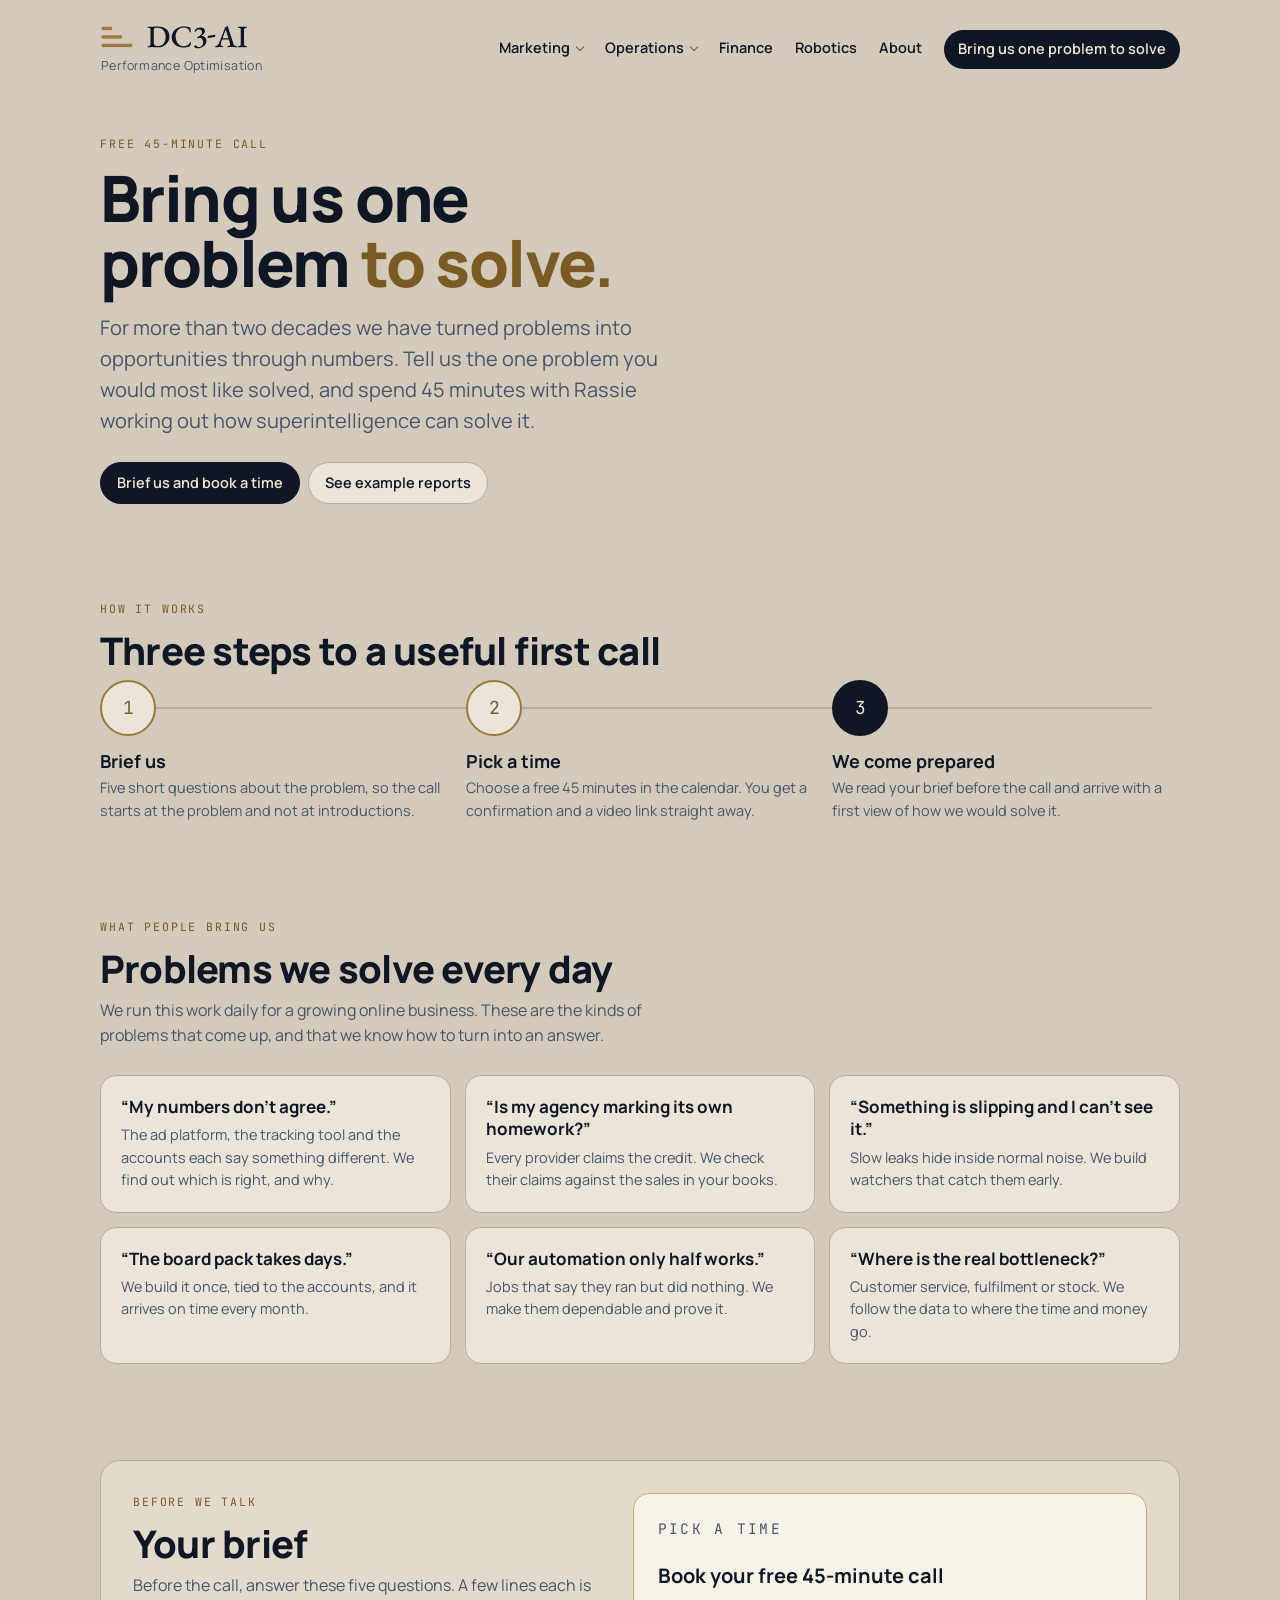
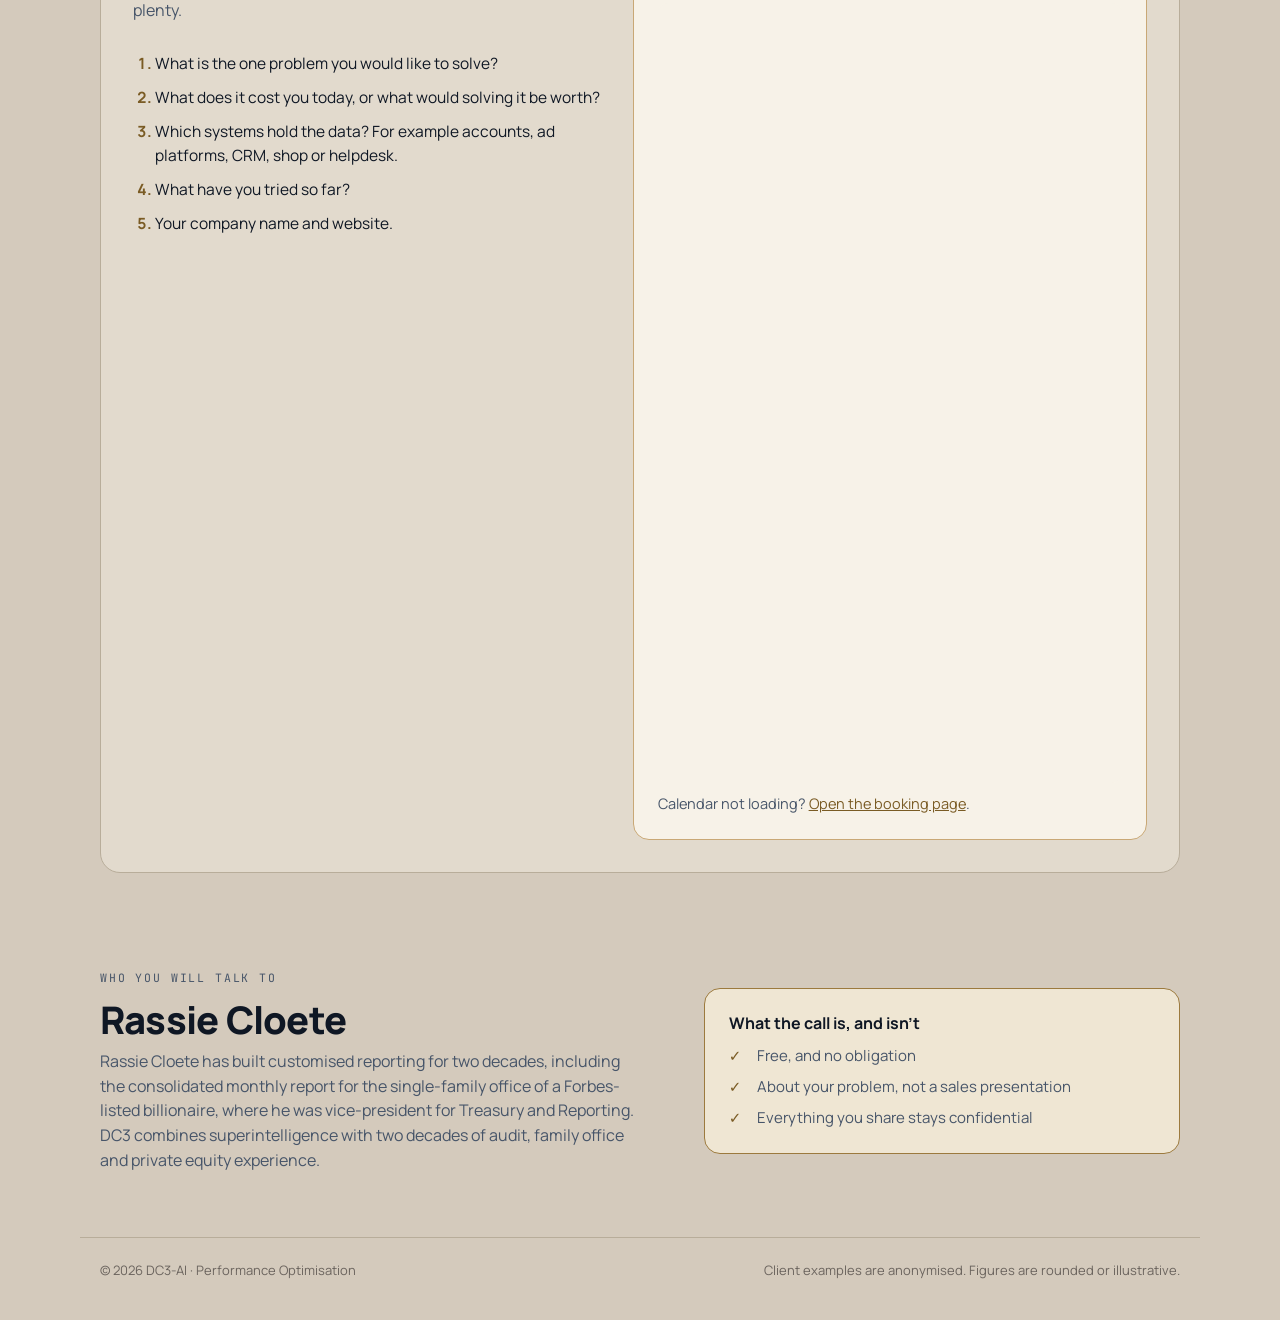
<file: solve.html>
<!doctype html>
<html lang="en-GB">
<head>
<meta charset="utf-8">
<meta name="viewport" content="width=device-width, initial-scale=1, viewport-fit=cover">
<title>Bring Us One Problem to Solve · DC3-AI</title>
<meta name="description" content="A free 45-minute call with Rassie Cloete about one problem you would like to solve with superintelligence. Brief us, pick a time, and we come prepared.">
<link rel="icon" href="assets/favicon.svg" type="image/svg+xml">
<link rel="preconnect" href="https://fonts.googleapis.com">
<link rel="preconnect" href="https://fonts.gstatic.com" crossorigin>
<link href="https://fonts.googleapis.com/css2?family=Manrope:wght@400;500;600;700;800&family=JetBrains+Mono:wght@400;500&display=swap" rel="stylesheet">
<link rel="stylesheet" href="assets/site.css?v=c00ceda6">
</head>
<body>
<header class="site-head">
  <a class="lockup" href="index.html" aria-label="DC3-AI home">
    <img src="assets/logo.svg" alt="DC3-AI" width="150" height="26">
    <span class="descriptor">Performance Optimisation</span>
  </a>
  <nav class="site-nav" aria-label="Main">
    <div class="nav-item"><a href="marketing.html">Marketing</a><div class="nav-menu"><a href="examples/online-retail/fortnightly-tracker.html">Fortnightly tracker</a><a href="examples/online-retail/management-pack.html">Management pack</a><a href="marketing.html#changes">Change monitoring</a></div></div>
    <div class="nav-item"><a href="operations.html">Operations</a><div class="nav-menu"><a href="examples/workshop/production-report.html">Production report</a><a href="examples/workshop/production-dashboard.html">Production dashboard</a><a href="operations.html#service">Customer service</a></div></div>
    <a href="finance.html">Finance</a>
    <a href="robotics.html">Robotics</a>
    <a href="index.html#about">About</a>
    <a class="cta" aria-current="page" href="solve.html">Bring us one problem to solve</a>
  </nav>
</header>
<main class="wrap">
  <div class="hero solve-hero">
    <p class="eyebrow">Free 45-minute call</p>
    <h1>Bring us one problem <em>to solve.</em></h1>
    <p class="lede">For more than two decades we have turned problems into opportunities through numbers. Tell us the one problem you would most like solved, and spend 45 minutes with Rassie working out how superintelligence can solve it.</p>
    <div class="button-row">
      <a class="btn key" href="#book">Brief us and book a time</a>
      <a class="btn" href="examples/index.html">See example reports</a>
    </div>
  </div>

  <section aria-labelledby="how-call">
    <p class="eyebrow">How it works</p>
    <h2 id="how-call">Three steps to a useful first call</h2>
    <div class="steps three">
      <div class="st"><div class="dot">1</div><h3>Brief us</h3><p>Five short questions about the problem, so the call starts at the problem and not at introductions.</p></div>
      <div class="st"><div class="dot">2</div><h3>Pick a time</h3><p>Choose a free 45 minutes in the calendar. You get a confirmation and a video link straight away.</p></div>
      <div class="st ai"><div class="dot">3</div><h3>We come prepared</h3><p>We read your brief before the call and arrive with a first view of how we would solve it.</p></div>
    </div>
  </section>

  <section aria-labelledby="kinds">
    <p class="eyebrow">What people bring us</p>
    <h2 id="kinds">Problems we solve every day</h2>
    <p class="sub">We run this work daily for a growing online business. These are the kinds of problems that come up, and that we know how to turn into an answer.</p>
    <div class="problems">
      <div class="problem"><h3>“My numbers don’t agree.”</h3><p>The ad platform, the tracking tool and the accounts each say something different. We find out which is right, and why.</p></div>
      <div class="problem"><h3>“Is my agency marking its own homework?”</h3><p>Every provider claims the credit. We check their claims against the sales in your books.</p></div>
      <div class="problem"><h3>“Something is slipping and I can’t see it.”</h3><p>Slow leaks hide inside normal noise. We build watchers that catch them early.</p></div>
      <div class="problem"><h3>“The board pack takes days.”</h3><p>We build it once, tied to the accounts, and it arrives on time every month.</p></div>
      <div class="problem"><h3>“Our automation only half works.”</h3><p>Jobs that say they ran but did nothing. We make them dependable and prove it.</p></div>
      <div class="problem"><h3>“Where is the real bottleneck?”</h3><p>Customer service, fulfilment or stock. We follow the data to where the time and money go.</p></div>
    </div>
  </section>

  <section id="book" aria-labelledby="book-h">
    <div class="book">
      <div class="brief">
        <p class="eyebrow">Before we talk</p>
        <h2 id="book-h">Your brief</h2>
        <p class="sub">Before the call, answer these five questions. A few lines each is plenty.</p>
        <ol class="brief-qs" id="brief-text">
          <li>What is the one problem you would like to solve?</li>
          <li>What does it cost you today, or what would solving it be worth?</li>
          <li>Which systems hold the data? For example accounts, ad platforms, CRM, shop or helpdesk.</li>
          <li>What have you tried so far?</li>
          <li>Your company name and website.</li>
        </ol>
      </div>
      <div class="book-panel">

        <p class="eyebrow">Pick a time</p>
        <h3>Book your free 45-minute call</h3>
        <iframe class="booking-frame" src="https://calendar.google.com/calendar/appointments/schedules/AcZssZ0QCUyVA0e5thGGEFkf1hA2yMqEYnjAhHFUOhm4ke22n3bJvMMTWjj1Vqhyr4sjZEs6Nm0vbtkX?gv=true" title="Book a free 45-minute call with Rassie" loading="lazy"></iframe>
        <p class="small">Calendar not loading? <a href="https://calendar.google.com/calendar/appointments/schedules/AcZssZ0QCUyVA0e5thGGEFkf1hA2yMqEYnjAhHFUOhm4ke22n3bJvMMTWjj1Vqhyr4sjZEs6Nm0vbtkX?gv=true" target="_blank" rel="noopener">Open the booking page</a>.</p>


      </div>
    </div>
  </section>

  <section class="end" aria-labelledby="who-solve">
    <div>
      <p class="eyebrow">Who you will talk to</p>
      <h2 id="who-solve">Rassie Cloete</h2>
      <p>Rassie Cloete has built customised reporting for two decades, including the consolidated monthly report for the single-family office of a Forbes-listed billionaire, where he was vice-president for Treasury and Reporting. DC3 combines superintelligence with two decades of audit, family office and private equity experience.</p>
    </div>
    <div class="promise">
      <h3>What the call is, and isn’t</h3>
      <ul>
        <li>Free, and no obligation</li>
        <li>About your problem, not a sales presentation</li>
        <li>Everything you share stays confidential</li>
      </ul>
    </div>
  </section>
</main>
<footer class="site-foot">
  <span>© 2026 DC3-AI · Performance Optimisation</span>
  <span>Client examples are anonymised. Figures are rounded or illustrative.</span>
</footer>
<script>
  // Copy buttons: any button with data-copy="<element id>" copies that element's text.
  document.querySelectorAll('button[data-copy]').forEach(function (btn) {
    var label = btn.textContent;
    btn.addEventListener('click', function () {
      var el = document.getElementById(btn.getAttribute('data-copy'));
      var text = el.textContent.trim();
      var fallback = function () {
        var r = document.createRange(); r.selectNodeContents(el);
        var s = window.getSelection(); s.removeAllRanges(); s.addRange(r);
        btn.textContent = 'Selected: press Ctrl+C';
      };
      if (navigator.clipboard && navigator.clipboard.writeText) {
        navigator.clipboard.writeText(text).then(function () {
          btn.textContent = 'Copied';
          setTimeout(function () { btn.textContent = label; }, 1800);
        }, fallback);
      } else { fallback(); }
    });
  });
</script>
</body>
</html>
</file>
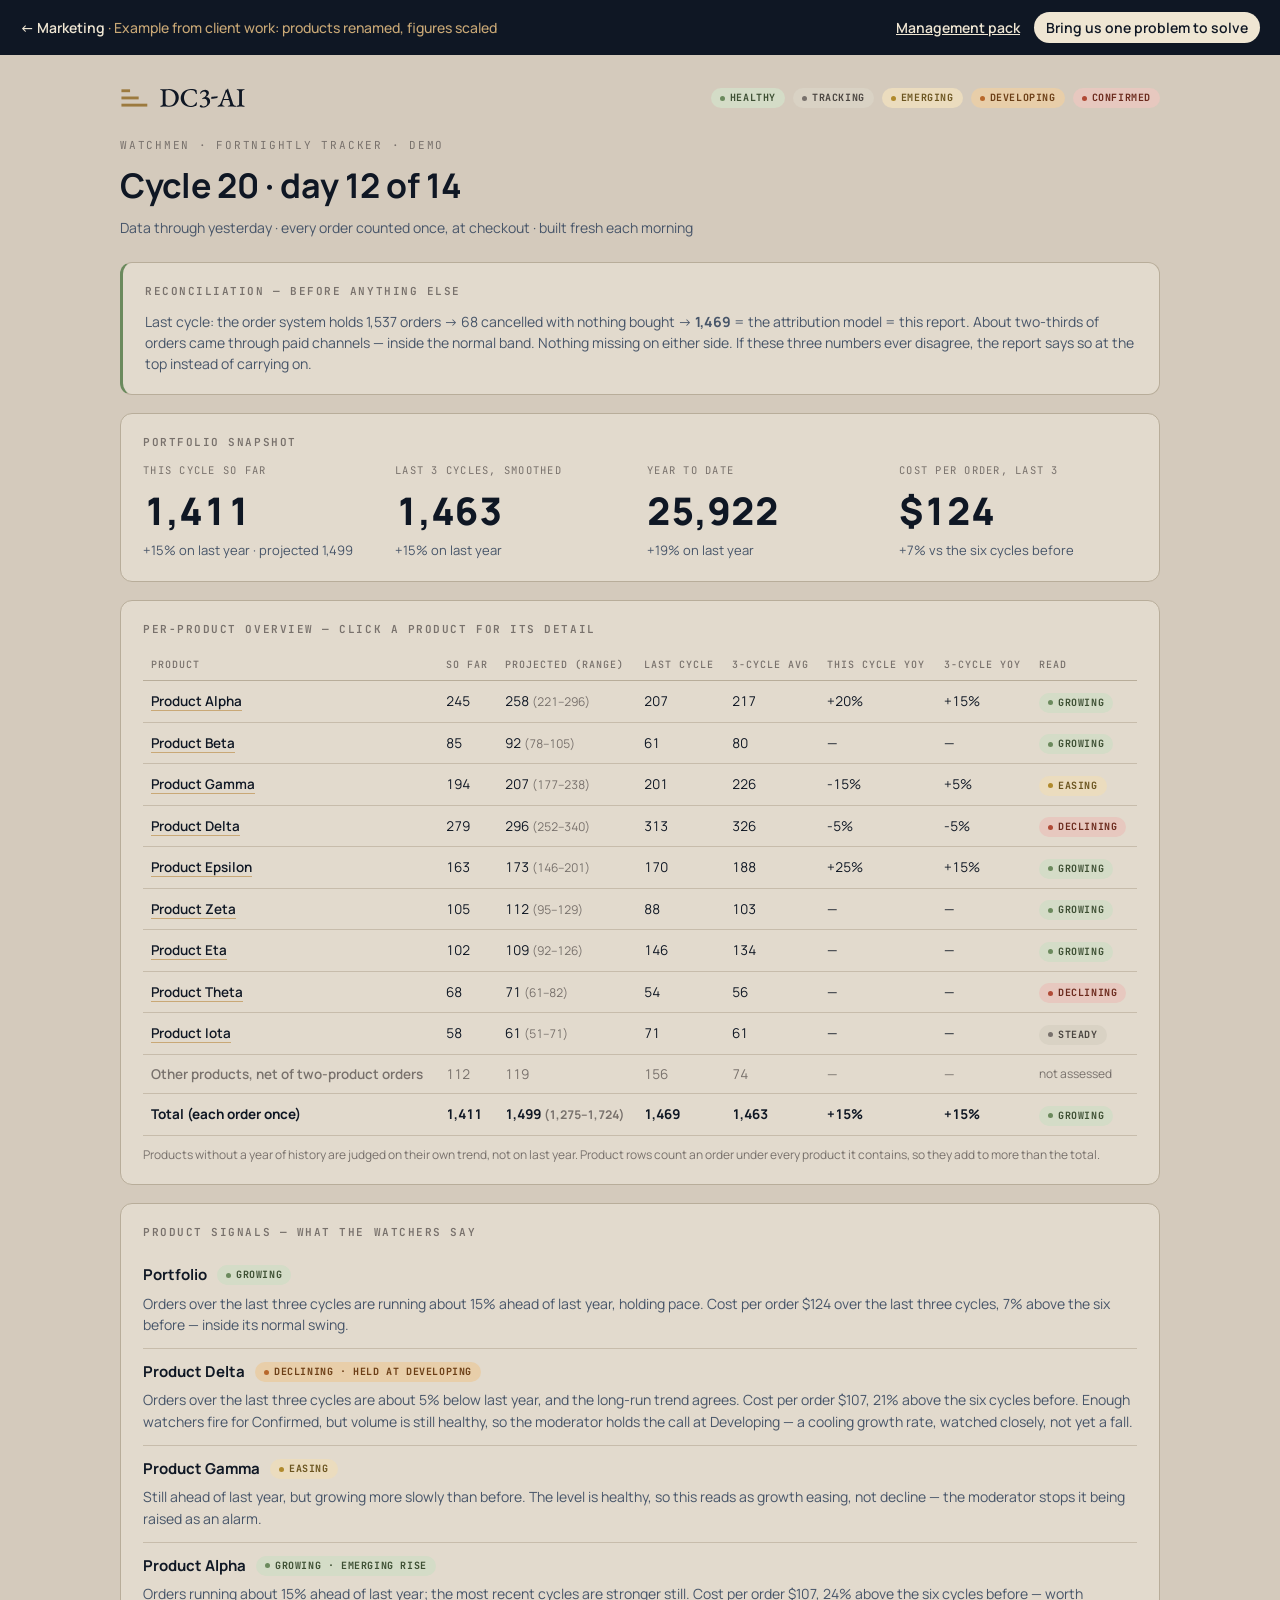
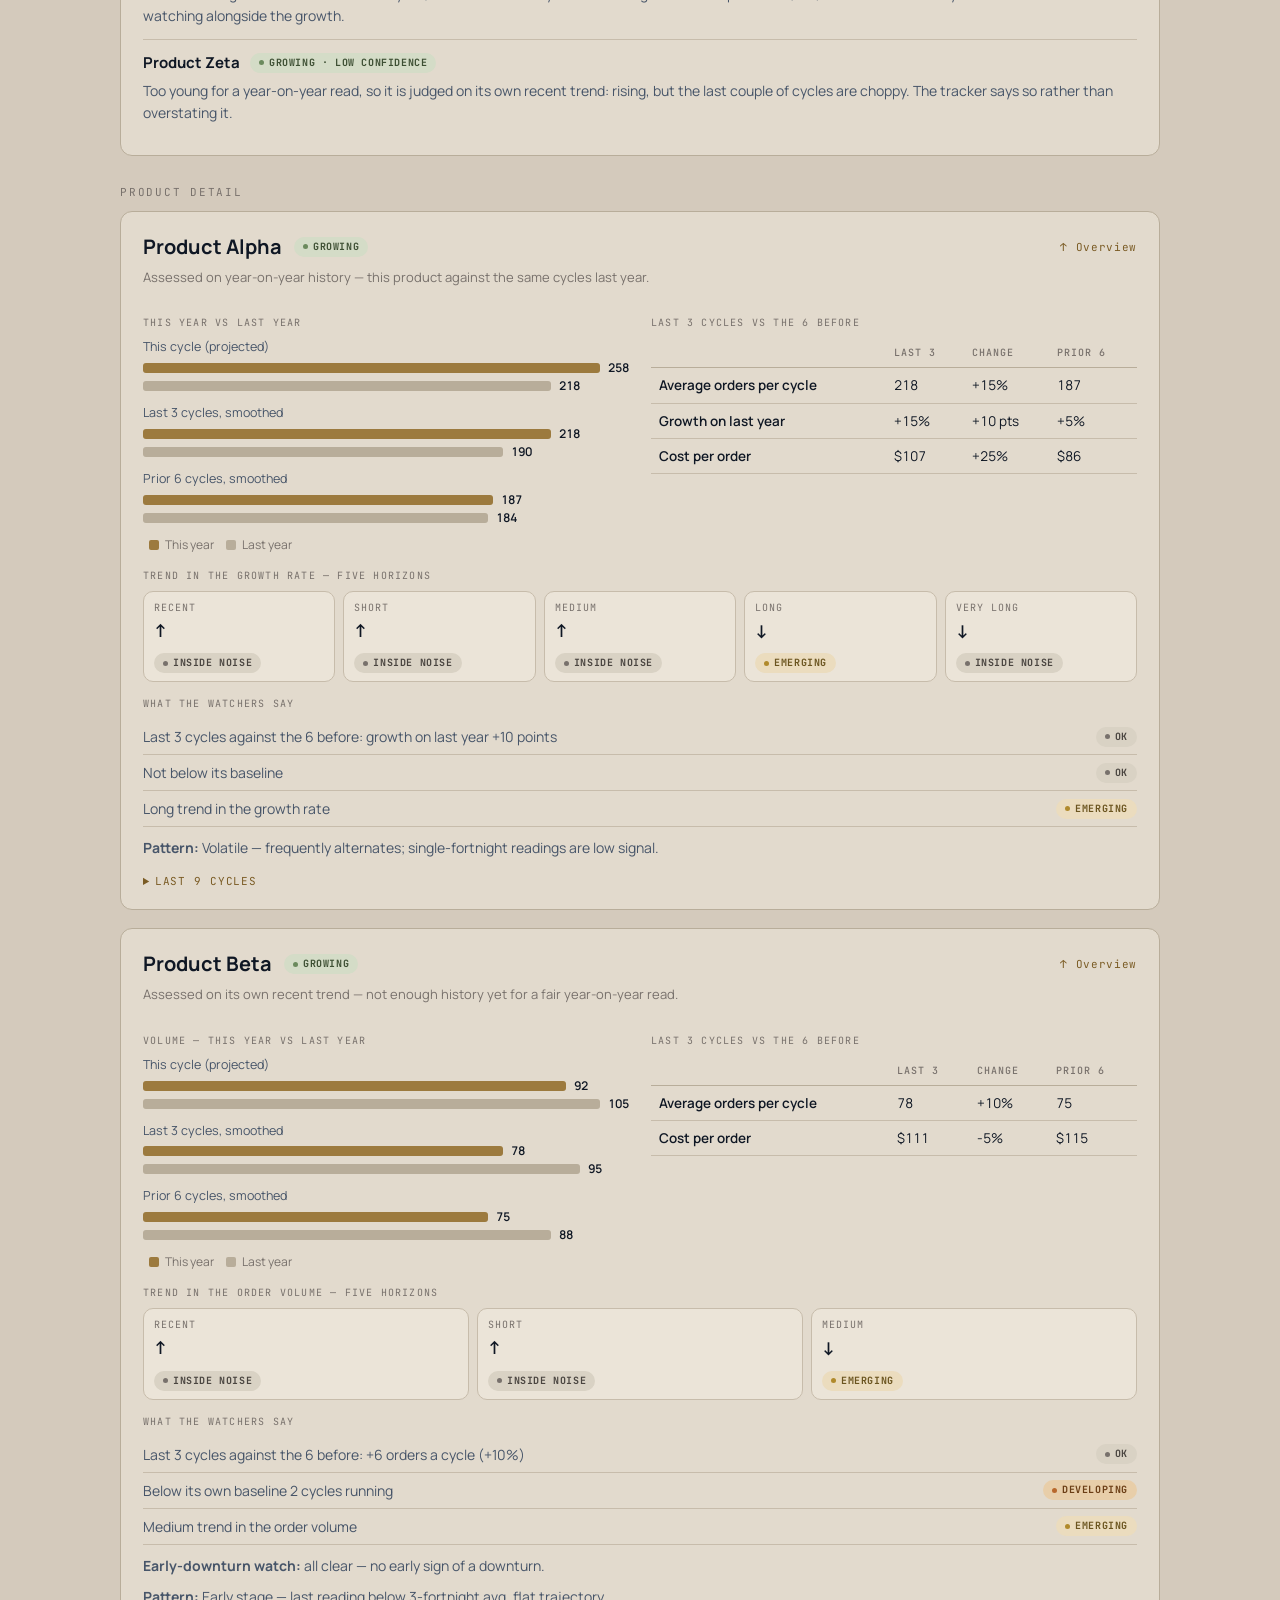
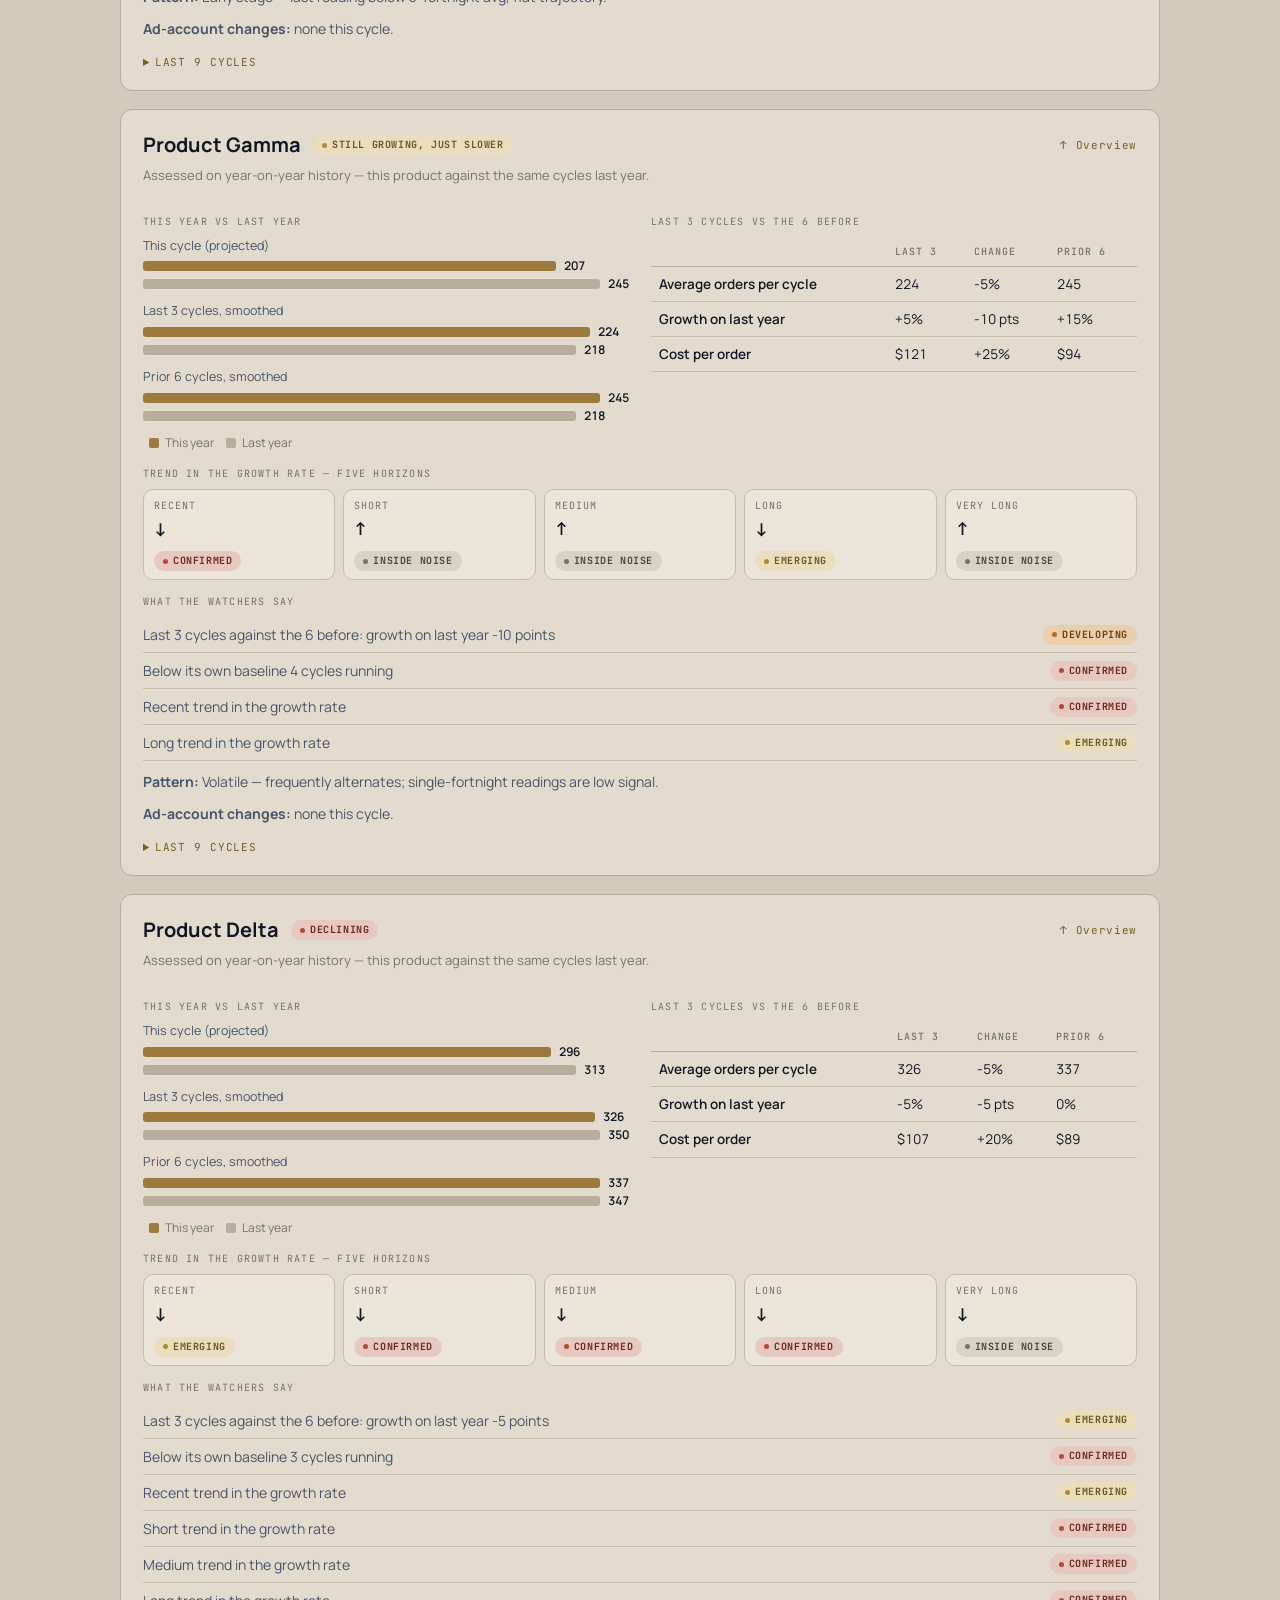
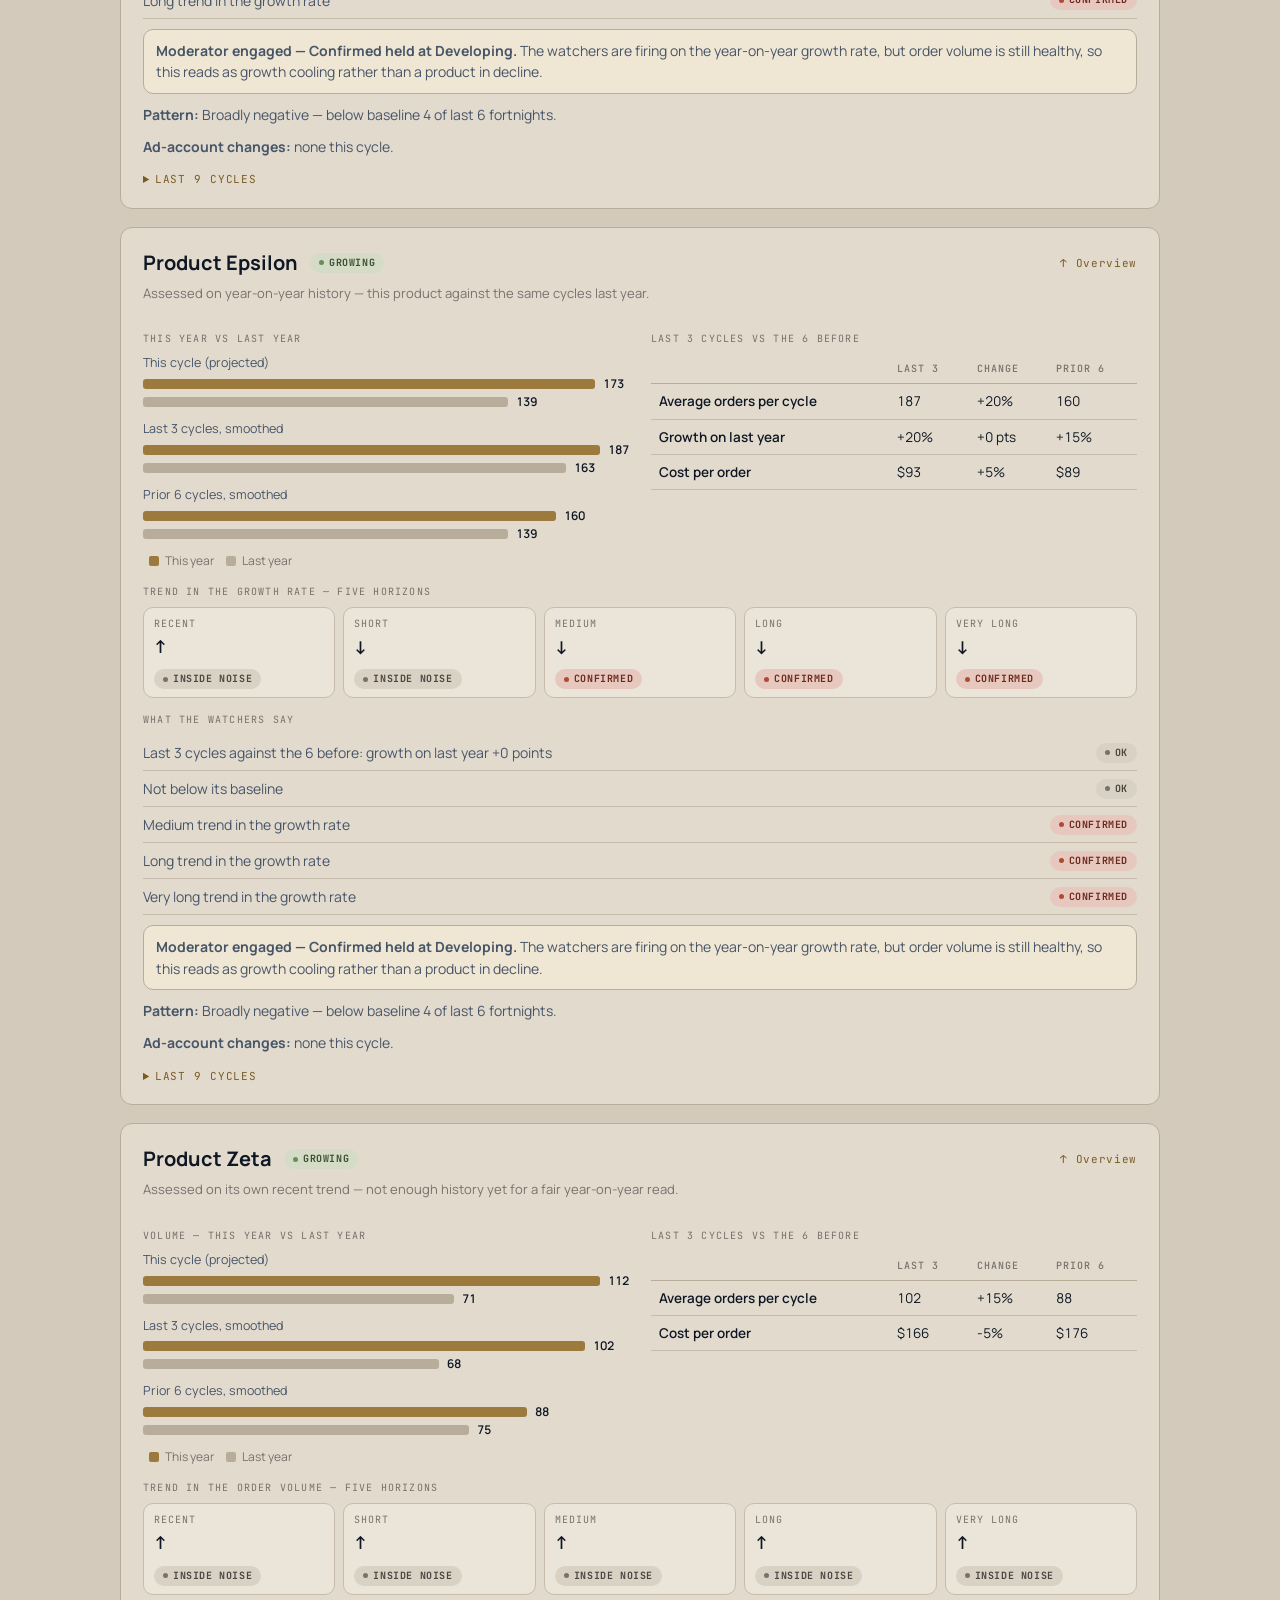
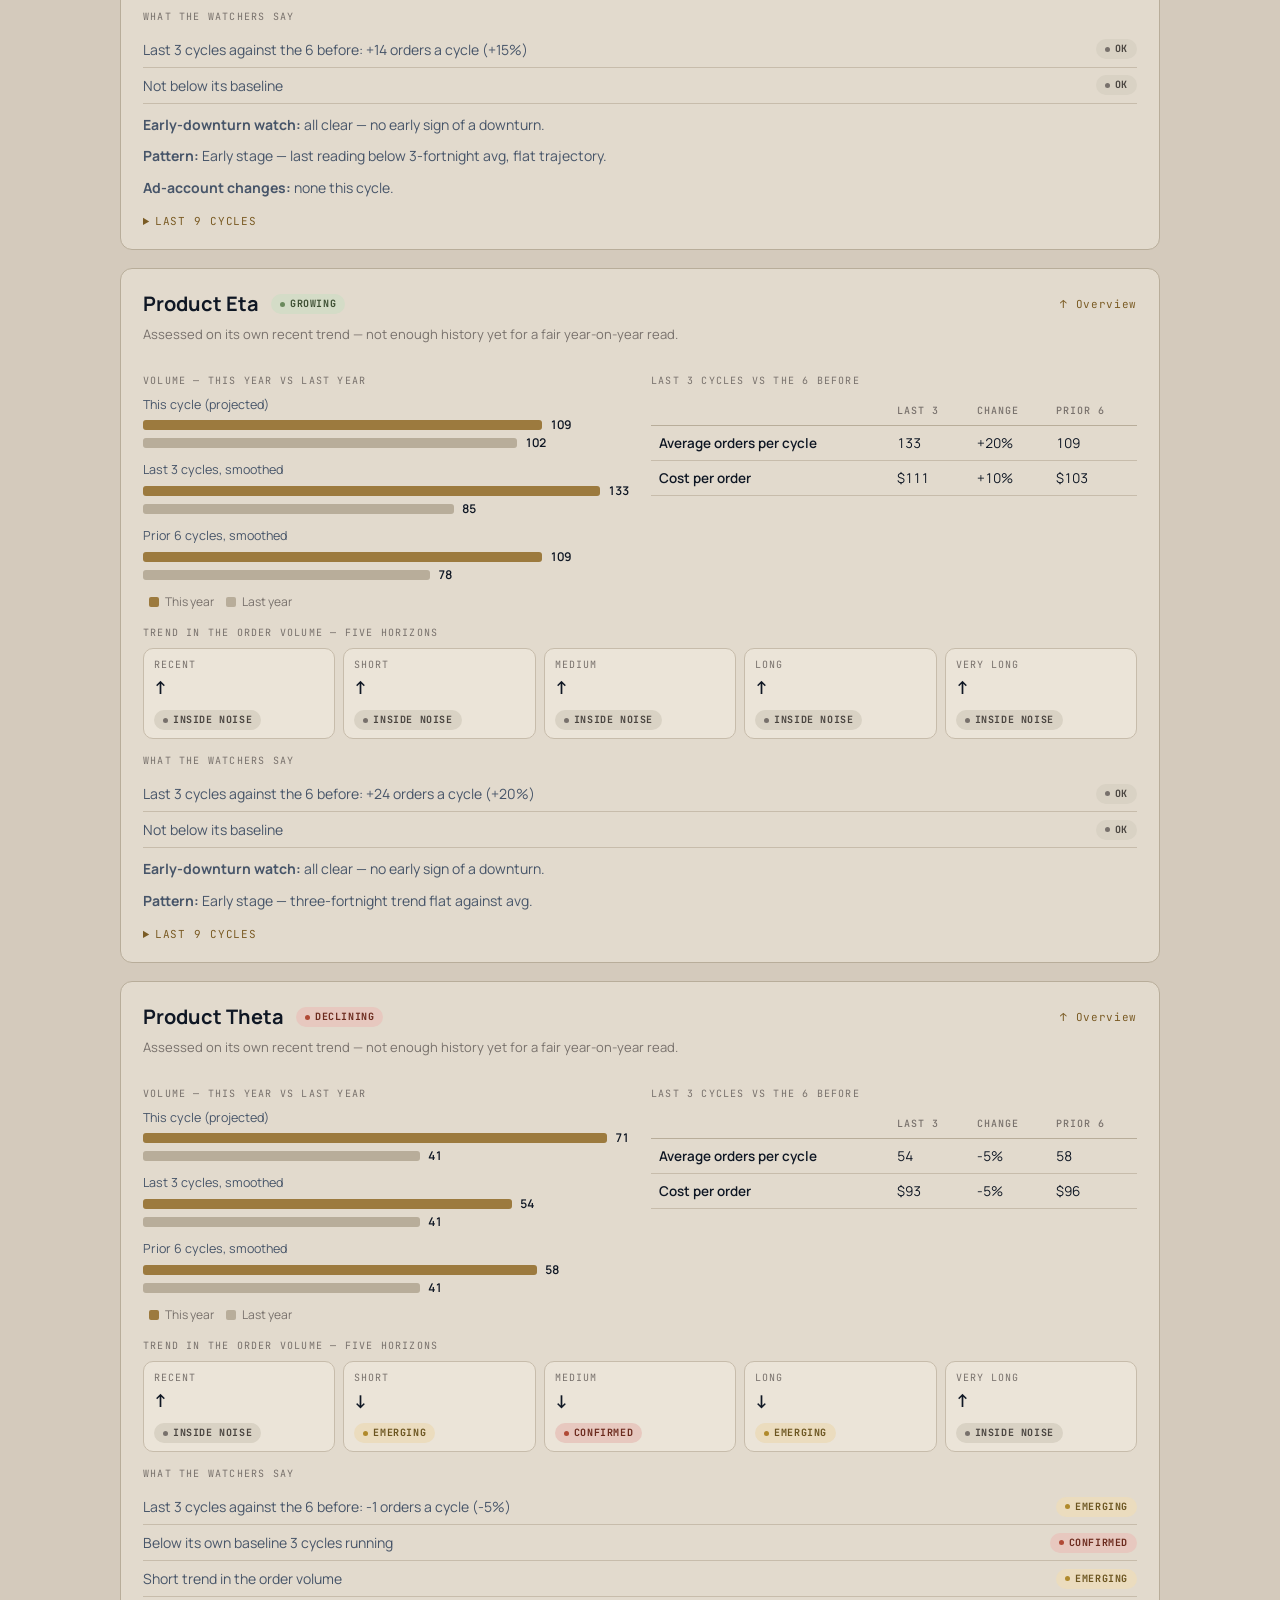
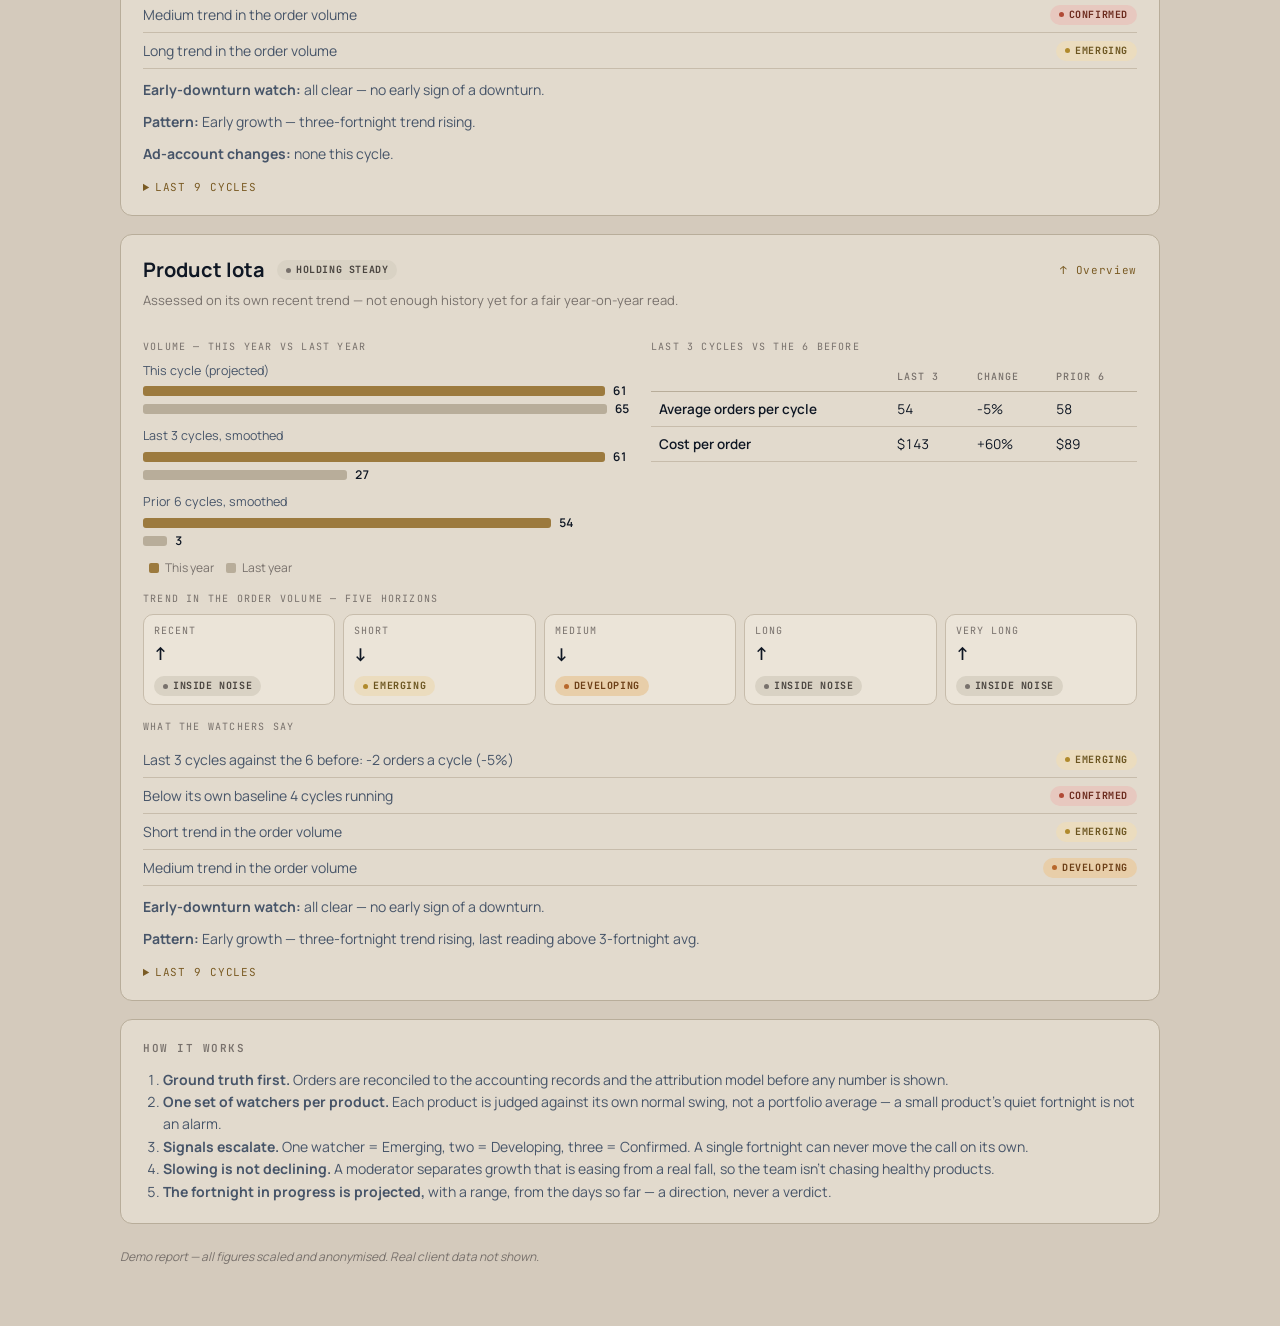
<file: examples/online-retail/fortnightly-tracker.html>
<!DOCTYPE html>
<html lang="en"><head><meta charset="utf-8"><meta name="viewport" content="width=device-width,initial-scale=1">
<title>Fortnightly Tracker Example · DC3-AI</title>
<link rel="icon" href="../../assets/favicon.svg" type="image/svg+xml">
<link rel="preconnect" href="https://fonts.gstatic.com" crossorigin>
<link href="https://fonts.googleapis.com/css2?family=Manrope:wght@300;400;500;600;700;800&family=JetBrains+Mono:wght@400;500&family=EB+Garamond:wght@500&display=swap" rel="stylesheet">
<style>
/* ─────────────────────────────────────────────────────────────
   DC3 Marketing — design tokens
   v1.2.0  ·  2026-09-16  ·  wordmark now "DC3-AI" in EB Garamond (v1.0.0 2026-05-21)
   Drop-in CSS custom properties. Reference as var(--token-name).
   ──────────────────────────────────────────────────────── */

:root {
  /* ─── Canvas — Sage-bone ─── */
  --bg:           #d4cabc;  /* page background */
  --ink:          #0f1724;  /* primary text, wordmark */
  --surface:      #e2dacd;  /* cards, grouped panels */
  --surface-high: #ebe4d8;  /* elevated / featured cards */
  --cream:        #efe6d3;  /* warm highlight, action boxes */

  /* ─── Text tones ─── */
  --text-dim:     #475569;  /* body copy */
  --text-muted:   #78716c;  /* eyebrows, captions, metadata */

  /* ─── Borders ─── */
  --border:       #b8ad9a;  /* default dividers, card outlines */
  --border-soft:  #c7bcab;  /* faint section breaks */

  /* ─── Brass accent family ─── */
  --brass:        #9c7a3e;  /* primary accent — mark, links */
  --brass-deep:   #7a5b24;  /* hover / pressed state */
  --brass-soft:   #c9a876;  /* highlights, tints, soft fills */

  /* ─── Severity tones (warm-canvas tuned) ─── */
  --sev-positive:     #6b8a5d;
  --sev-positive-bg:  #d4dcc7;
  --sev-positive-fg:  #3d4f33;

  --sev-tracking:     #78716c;
  --sev-tracking-bg:  #d9d2c4;
  --sev-tracking-fg:  #4a4540;

  --sev-emerging:     #b08a2c;
  --sev-emerging-bg:  #ebdcbe;
  --sev-emerging-fg:  #6b5520;

  --sev-developing:   #b8682c;
  --sev-developing-bg:#e8cea9;
  --sev-developing-fg:#6b3e16;

  --sev-confirmed:    #b04a36;
  --sev-confirmed-bg: #e7c8bf;
  --sev-confirmed-fg: #6b2a1d;

  /* ─── Type stack ─── */
  --font-display: 'Manrope', system-ui, -apple-system, sans-serif;
  --font-mono:    'JetBrains Mono', monospace;
  --font-wordmark:'EB Garamond', Garamond, Georgia, 'Times New Roman', serif;  /* logo only — load from Google Fonts */

  /* ─── Logo geometry — v1.1 ───
     Lines follow a clean 1 : 2 : 3 ratio (top : middle : bottom).
     Vertical gaps are even integer 3px between each line.
     Container 18 × 12 (3:2 aspect ratio).
     The whole lock-up scales via --lockup-scale on .brand-mark. */
  --logo-base-width:    18px;  /* longest (bottom) line + container width */
  --logo-base-height:   12px;  /* container height */
  --logo-stroke:         2px;  /* line thickness */
  --logo-line-top:       6px;  /* 1/3 of base — top line */
  --logo-line-mid:      12px;  /* 2/3 of base — middle line */
  --logo-line-bot:      18px;  /* 3/3 of base — bottom line */
  --logo-y-mid:          5px;  /* middle-line y-position (even 3px gap below top) */
  --logo-y-bot:         10px;  /* bottom-line y-position (even 3px gap below middle) */
  --logo-gap:            9px;  /* gap between mark and wordmark (= half the icon width) */
  --logo-font-size:  18.46px;  /* wordmark size at scale 1: EB Garamond cap height 0.65em → 12px caps, level with the bars */
}

/* ────────────────────────────────────────────────────────────
   Base font + body defaults — opt-in by adding .dc3-page to <body>
   or applying these values via your own selectors.
   ───────────────────────────────────────────────────────────── */

.dc3-page {
  font-family: var(--font-display);
  background: var(--bg);
  color: var(--ink);
  font-weight: 400;
  line-height: 1.5;
  -webkit-font-smoothing: antialiased;
}

.dc3-page .mono { font-family: var(--font-mono); letter-spacing: 0.04em; }

/* ─────────────────────────────────────────────────────────────
   Logo mark — copy-paste class. Wrap with .brand-mark wordmark text.
   The wordmark text is "DC3-AI" (hyphen), EB Garamond 500. Prefer the outlined
   SVGs in assets/ wherever an image will do; use this class for live text.
   ───────────────────────────────────────────────────────────── */

/* The whole lock-up scales by overriding --lockup-scale on .brand-mark.
   Default scale = 1 (icon 18×12, wordmark 16px). For 1.5×, 2×, etc.,
   set style="--lockup-scale: 1.5;" or apply .brand-mark.lg / .brand-mark.xl. */
.brand-mark {
  --lockup-scale: 1;
  display: inline-flex;
  align-items: center;
  gap: calc(var(--logo-gap) * var(--lockup-scale));
  font-family: var(--font-wordmark);
  font-weight: 500;
  font-size: calc(var(--logo-font-size) * var(--lockup-scale));
  line-height: 1;
  letter-spacing: 0.01em;
  color: var(--ink);
}
.brand-mark.lg { --lockup-scale: 1.5; }
.brand-mark.xl { --lockup-scale: 2; }
.brand-mark.xxl { --lockup-scale: 3; }

.brand-mark::before {
  content: "";
  display: inline-block;
  width:  calc(var(--logo-base-width)  * var(--lockup-scale));
  height: calc(var(--logo-base-height) * var(--lockup-scale));
  background-image:
    linear-gradient(var(--brass), var(--brass)),
    linear-gradient(var(--brass), var(--brass)),
    linear-gradient(var(--brass), var(--brass));
  background-repeat: no-repeat;
  background-size:
    calc(var(--logo-line-top) * var(--lockup-scale)) calc(var(--logo-stroke) * var(--lockup-scale)),
    calc(var(--logo-line-mid) * var(--lockup-scale)) calc(var(--logo-stroke) * var(--lockup-scale)),
    calc(var(--logo-line-bot) * var(--lockup-scale)) calc(var(--logo-stroke) * var(--lockup-scale));
  background-position:
    0 0,
    0 calc(var(--logo-y-mid) * var(--lockup-scale)),
    0 calc(var(--logo-y-bot) * var(--lockup-scale));
}

/* ────────────────────────────────────────────────────────────
   Severity pills — copy-paste class set.
   ───────────────────────────────────────────────────────────── */

.pill {
  display: inline-flex;
  align-items: center;
  gap: 5px;
  padding: 3px 9px;
  border-radius: 999px;
  font-size: 10px;
  font-weight: 700;
  line-height: 1.4;
  letter-spacing: 0.06em;
  text-transform: uppercase;
  font-family: var(--font-mono);
  white-space: nowrap;
}
.pill .dot { width: 5px; height: 5px; border-radius: 50%; }

.pill.positive   { background: var(--sev-positive-bg);   color: var(--sev-positive-fg); }
.pill.positive   .dot { background: var(--sev-positive); }
.pill.tracking   { background: var(--sev-tracking-bg);   color: var(--sev-tracking-fg); }
.pill.tracking   .dot { background: var(--sev-tracking); }
.pill.emerging   { background: var(--sev-emerging-bg);   color: var(--sev-emerging-fg); }
.pill.emerging   .dot { background: var(--sev-emerging); }
.pill.developing { background: var(--sev-developing-bg); color: var(--sev-developing-fg); }
.pill.developing .dot { background: var(--sev-developing); }
.pill.confirmed  { background: var(--sev-confirmed-bg);  color: var(--sev-confirmed-fg); }
.pill.confirmed  .dot { background: var(--sev-confirmed); }

/* ────────────────────────────────────────────────────────────
   Tabular numbers — apply to any container holding figures.
   ───────────────────────────────────────────────────────────── */

.tnum { font-variant-numeric: tabular-nums; }

body{margin:0}
.wrap{max-width:1040px;margin:0 auto;padding:32px 20px 48px}
.logo{height:22px;width:auto;display:block}
.top{display:flex;justify-content:space-between;align-items:center;gap:16px;flex-wrap:wrap;margin-bottom:28px}
.eyebrow{font-family:var(--font-mono);font-size:11px;letter-spacing:.16em;text-transform:uppercase;color:var(--text-muted)}
h1{font-size:clamp(26px,4vw,34px);font-weight:700;margin:6px 0 6px;letter-spacing:-.01em}
.sub{color:var(--text-dim);font-size:14px;margin:0 0 24px}
.card{background:var(--surface);border:1px solid var(--border);border-radius:12px;padding:20px 22px;margin:0 0 18px}
.card h2{font-family:var(--font-mono);font-size:11px;font-weight:600;letter-spacing:.14em;text-transform:uppercase;color:var(--text-muted);margin:0 0 12px}
.recon{border-left:3px solid var(--sev-positive)}
.recon p{margin:0;font-size:14px;color:var(--text-dim)}
.kpis{display:grid;grid-template-columns:repeat(auto-fit,minmax(200px,1fr));gap:14px}
.kpi .k{font-family:var(--font-mono);font-size:10.5px;letter-spacing:.12em;text-transform:uppercase;color:var(--text-muted)}
.kpi .v{font-size:38px;font-weight:800;margin:4px 0 2px}
.kpi .d{font-size:13px;color:var(--text-dim)}
.tbl{overflow-x:auto}
table{border-collapse:collapse;width:100%;font-size:13.5px}
th{font-family:var(--font-mono);font-size:10px;font-weight:500;letter-spacing:.1em;text-transform:uppercase;color:var(--text-muted);text-align:left;padding:8px;border-bottom:1px solid var(--border);white-space:nowrap}
td{padding:9px 8px;border-bottom:1px solid var(--border-soft);white-space:nowrap}
td.lbl{font-weight:600} .rng{color:var(--text-muted);font-size:12px}
tr.total td{border-top:1px solid var(--border);font-weight:700} tr.muted td{color:var(--text-muted)}
.note{font-size:12px}
.sig{padding:12px 0;border-bottom:1px solid var(--border-soft)} .sig:last-child{border-bottom:0}
.sig-h{display:flex;align-items:center;gap:10px;flex-wrap:wrap} .sig-n{font-weight:700;font-size:15px}
.sig p{margin:6px 0 0;font-size:14px;color:var(--text-dim);line-height:1.55}
.how ol{margin:0;padding-left:20px;color:var(--text-dim);font-size:14px;line-height:1.6}
.legend{display:flex;gap:8px;flex-wrap:wrap}

td.lbl a{color:var(--ink);text-decoration:none;border-bottom:1px solid var(--brass-soft)}
td.lbl a:hover{color:var(--brass-deep);border-bottom-color:var(--brass)}
html{scroll-behavior:smooth} section.prod{scroll-margin-top:16px}
.prod-h{display:flex;align-items:center;gap:12px;flex-wrap:wrap}
.prod-h h3{font-size:20px;font-weight:700;margin:0}
.back{margin-left:auto;font-family:var(--font-mono);font-size:11px;letter-spacing:.06em;color:var(--brass-deep);text-decoration:none}
.basis{font-size:13px;color:var(--text-muted);margin:6px 0 14px}
.prod-grid{display:grid;grid-template-columns:repeat(auto-fit,minmax(300px,1fr));gap:22px;margin-bottom:14px}
.sub-h{font-family:var(--font-mono);font-size:10px;letter-spacing:.12em;text-transform:uppercase;color:var(--text-muted);margin:14px 0 8px}
.bp{margin-bottom:10px}.bp-l{font-size:12.5px;color:var(--text-dim);margin-bottom:3px}
.bar{display:flex;align-items:center;gap:8px;height:16px;margin:2px 0}
.bar span{display:block;height:10px;border-radius:3px}.bar b{font-size:12px;font-weight:600}
.ty{background:var(--brass)}.py{background:var(--border)}
.key{font-size:12px;color:var(--text-muted);display:flex;align-items:center;gap:6px}
.key span{display:inline-block;width:10px;height:10px;border-radius:2px;margin-left:6px}
table.cmp td,table.cmp th{padding:7px 8px}
.chips{display:grid;grid-template-columns:repeat(auto-fit,minmax(110px,1fr));gap:8px}
.chip{background:var(--surface-high);border:1px solid var(--border-soft);border-radius:10px;padding:8px 10px}
.chip-l{font-family:var(--font-mono);font-size:10px;letter-spacing:.1em;text-transform:uppercase;color:var(--text-muted)}
.chip-a{font-size:18px;font-weight:700;margin:2px 0 4px}
.watch{list-style:none;margin:0;padding:0}
.watch li{display:flex;justify-content:space-between;align-items:center;gap:12px;padding:7px 0;border-bottom:1px solid var(--border-soft);font-size:14px;color:var(--text-dim)}
.notes p{font-size:14px;color:var(--text-dim);margin:10px 0 0;line-height:1.55}
.notes .mod{background:var(--cream);border:1px solid var(--border);border-radius:10px;padding:10px 12px}
details{margin-top:14px}summary{cursor:pointer;font-family:var(--font-mono);font-size:11px;letter-spacing:.08em;text-transform:uppercase;color:var(--brass-deep)}

.foot{font-size:12px;color:var(--text-muted);font-style:italic;margin-top:24px}
</style></head>
<body class="dc3-page"><nav aria-label="Back to the website" style="background:#0f1724;color:#efe6d3;font:600 14px Manrope,system-ui,sans-serif;padding:12px 20px;display:flex;flex-wrap:wrap;gap:10px 18px;align-items:center;justify-content:space-between">
  <span><a href="../../marketing.html" style="color:#efe6d3;text-decoration:none">&larr; Marketing</a> <span style="color:#c9a876;font-weight:500">&middot; Example from client work: products renamed, figures scaled</span></span>
  <span style="display:flex;gap:14px;align-items:center;flex-wrap:wrap"><a href="management-pack.html" style="color:#efe6d3">Management pack</a><a href="../../solve.html" style="color:#0f1724;background:#efe6d3;text-decoration:none;padding:6px 12px;border-radius:999px">Bring us one problem to solve</a></span>
</nav><div class="wrap">
<div class="top"><svg class="logo" xmlns="http://www.w3.org/2000/svg" viewBox="0 0 87.86 15.32" role="img" aria-label="DC3-AI">
  <title>DC3-AI — horizontal lock-up (v2.0, EB Garamond 500)</title>
  <g fill="#9c7a3e"><rect x="1.00" y="1.62" width="6.00" height="2.00"/><rect x="1.00" y="6.62" width="12.00" height="2.00"/><rect x="1.00" y="11.62" width="18.00" height="2.00"/></g>
  <path fill="#0f1724" d="M34.46 13.75Q34.12 13.75 33.44 13.71Q32.77 13.68 32.01 13.65Q31.25 13.62 30.66 13.62Q30.29 13.62 29.97 13.64Q29.65 13.65 29.3 13.68Q28.95 13.7 28.48 13.7Q28.27 13.7 28.14 13.64Q28 13.58 28 13.45Q28 13.3 28.13 13.24Q28.26 13.18 28.53 13.13Q29.24 12.99 29.5 12.72Q29.77 12.44 29.77 11.81V3.48Q29.77 2.83 29.51 2.57Q29.25 2.3 28.53 2.16Q28.26 2.11 28.13 2.04Q28 1.96 28 1.81Q28 1.68 28.14 1.62Q28.27 1.56 28.48 1.56Q28.94 1.56 29.29 1.57Q29.64 1.58 29.97 1.59Q30.31 1.61 30.73 1.61Q31.02 1.61 31.49 1.59Q31.95 1.57 32.47 1.53Q32.98 1.5 33.42 1.48Q33.87 1.46 34.11 1.46Q35.82 1.46 37.1 1.9Q38.38 2.35 39.23 3.15Q40.08 3.95 40.52 5.02Q40.95 6.1 40.95 7.35Q40.95 8.64 40.47 9.8Q39.99 10.95 39.12 11.85Q38.25 12.74 37.06 13.24Q35.88 13.75 34.46 13.75ZM34.22 13Q35.6 13 36.61 12.33Q37.62 11.66 38.17 10.47Q38.72 9.28 38.72 7.72Q38.72 6.43 38.34 5.4Q37.96 4.37 37.3 3.65Q36.64 2.94 35.78 2.56Q34.93 2.17 33.98 2.17Q33.26 2.17 32.76 2.22Q32.25 2.26 31.99 2.47Q31.72 2.67 31.72 3.15V11.32Q31.72 12.01 32.07 12.37Q32.41 12.74 32.98 12.87Q33.55 13 34.22 13ZM49.03 13.89Q47.69 13.89 46.47 13.45Q45.25 13.01 44.3 12.2Q43.35 11.38 42.81 10.24Q42.27 9.09 42.27 7.7Q42.27 6.38 42.82 5.23Q43.37 4.09 44.36 3.22Q45.35 2.36 46.67 1.87Q47.99 1.38 49.51 1.38Q50.19 1.38 50.72 1.44Q51.26 1.51 51.76 1.62Q52.26 1.74 52.83 1.91Q53.07 1.98 53.19 2.12Q53.31 2.26 53.33 2.5Q53.38 2.99 53.43 3.51Q53.48 4.03 53.49 4.66Q53.5 4.81 53.36 4.89Q53.22 4.97 53.05 4.92Q52.89 4.88 52.83 4.67Q52.66 4.06 52.45 3.59Q52.23 3.11 51.8 2.79Q51.36 2.45 50.71 2.26Q50.06 2.08 49.24 2.08Q48.22 2.08 47.35 2.5Q46.49 2.92 45.87 3.66Q45.26 4.39 44.92 5.31Q44.57 6.23 44.57 7.23Q44.57 8.39 44.9 9.46Q45.22 10.53 45.85 11.37Q46.47 12.2 47.35 12.69Q48.23 13.18 49.33 13.18Q50.68 13.18 51.54 12.58Q52.4 11.99 53 10.85Q53.13 10.59 53.39 10.59Q53.65 10.6 53.65 10.89Q53.65 11.07 53.58 11.4Q53.52 11.73 53.41 12.1Q53.3 12.47 53.18 12.8Q53.07 13.04 52.98 13.13Q52.88 13.22 52.62 13.31Q51.93 13.6 50.98 13.75Q50.03 13.89 49.03 13.89ZM57.5 14.32Q57.08 14.32 56.62 14.19Q56.16 14.06 55.84 13.86Q55.52 13.67 55.52 13.49Q55.52 13.33 55.64 13.1Q55.77 12.88 55.94 12.71Q56.12 12.55 56.27 12.55Q56.46 12.55 56.61 12.64Q56.75 12.74 56.92 12.88Q57.16 13.12 57.49 13.35Q57.82 13.59 58.31 13.59Q58.96 13.59 59.52 13.25Q60.09 12.91 60.45 12.3Q60.8 11.69 60.8 10.91Q60.8 10.18 60.58 9.54Q60.35 8.9 59.9 8.51Q59.45 8.11 58.78 8.11Q58.49 8.11 58.16 8.19Q57.84 8.28 57.58 8.43Q57.47 8.49 57.33 8.41Q57.19 8.34 57.21 8.23Q57.29 7.94 57.47 7.76Q57.64 7.57 57.85 7.48Q58.15 7.33 58.53 7.1Q58.91 6.86 59.28 6.54Q59.65 6.22 59.89 5.82Q60.13 5.42 60.13 4.93Q60.13 4.23 59.67 3.7Q59.21 3.17 58.49 3.17Q57.84 3.17 57.42 3.42Q57.01 3.66 56.75 3.97Q56.49 4.28 56.35 4.52Q56.21 4.76 56.1 4.76Q56.01 4.76 55.89 4.64Q55.78 4.52 55.78 4.38Q55.78 4.16 55.98 3.77Q56.18 3.38 56.62 2.97Q57.06 2.56 57.74 2.28Q58.42 2 59.39 2Q60.04 2 60.61 2.27Q61.18 2.54 61.54 3.02Q61.9 3.5 61.9 4.15Q61.9 4.58 61.69 5.08Q61.48 5.58 61.01 6.06Q60.54 6.53 59.76 6.88Q59.71 6.89 59.71 6.94Q59.71 6.99 59.78 6.99Q60.63 6.99 61.3 7.37Q61.97 7.75 62.37 8.4Q62.76 9.05 62.76 9.88Q62.76 10.91 62.32 11.73Q61.87 12.55 61.12 13.13Q60.36 13.71 59.43 14.02Q58.49 14.32 57.5 14.32ZM63.64 8.19Q63.5 8.2 63.5 8.06Q63.5 7.61 63.59 7.25Q63.69 6.89 63.85 6.86Q64.8 6.72 65.85 6.58Q66.89 6.45 67.81 6.36Q67.92 6.36 67.97 6.4Q68.02 6.45 68.02 6.54Q68.01 6.98 67.93 7.32Q67.86 7.65 67.63 7.69Q66.72 7.83 65.69 7.96Q64.65 8.09 63.64 8.19ZM68.34 13.71Q68.12 13.71 67.97 13.65Q67.83 13.59 67.83 13.45Q67.83 13.31 67.97 13.21Q68.12 13.12 68.38 13.03Q68.88 12.89 69.28 12.59Q69.68 12.28 69.95 11.68Q70.44 10.55 70.87 9.53Q71.29 8.5 71.68 7.51Q72.07 6.51 72.47 5.46Q72.88 4.4 73.31 3.2Q73.47 2.77 73.54 2.48Q73.62 2.19 73.65 1.98Q73.87 1.91 74.08 1.85Q74.29 1.78 74.52 1.67Q74.74 1.55 74.86 1.34Q74.99 1.12 75.06 1.03Q75.1 1.01 75.15 1Q75.19 1 75.23 1.06Q75.27 1.15 75.31 1.27Q75.34 1.38 75.38 1.5Q75.8 2.85 76.25 4.25Q76.71 5.64 77.15 6.97Q77.59 8.3 77.98 9.44Q78.37 10.57 78.64 11.42Q78.85 12.03 79.12 12.36Q79.39 12.69 79.71 12.84Q80.02 12.99 80.39 13.07Q80.66 13.13 80.8 13.24Q80.94 13.34 80.94 13.49Q80.94 13.6 80.81 13.65Q80.68 13.7 80.46 13.7Q80.17 13.7 79.69 13.67Q79.21 13.65 78.69 13.62Q78.18 13.6 77.75 13.6Q77.4 13.6 76.98 13.6Q76.56 13.61 76.18 13.62Q75.79 13.64 75.52 13.64Q75.31 13.64 75.17 13.58Q75.03 13.52 75.03 13.4Q75.03 13.26 75.19 13.17Q75.36 13.07 75.58 13.03Q76.21 12.93 76.49 12.7Q76.77 12.47 76.73 12.11Q76.7 11.8 76.59 11.33Q76.47 10.85 76.33 10.32Q76.18 9.79 76.05 9.36Q76.01 9.21 75.93 9.17Q75.84 9.13 75.61 9.13H72.2Q72.11 9.13 72.03 9.2Q71.95 9.27 71.89 9.45Q71.83 9.67 71.71 10.01Q71.6 10.36 71.48 10.74Q71.37 11.12 71.28 11.44Q71.2 11.75 71.18 11.9Q71.13 12.36 71.41 12.63Q71.7 12.91 72.27 13.05Q72.82 13.19 72.82 13.43Q72.82 13.54 72.69 13.59Q72.55 13.65 72.33 13.65Q71.98 13.65 71.52 13.62Q71.06 13.6 70.53 13.6Q69.94 13.6 69.39 13.66Q68.84 13.71 68.34 13.71ZM72.71 8.38H75.41Q75.67 8.38 75.67 8.28Q75.67 8.23 75.66 8.19Q75.65 8.15 75.64 8.09L74.27 3.71Q74.18 3.42 74.12 3.42Q74.08 3.42 73.98 3.7L72.38 8.09Q72.34 8.19 72.34 8.24Q72.34 8.33 72.44 8.36Q72.54 8.38 72.71 8.38ZM81.55 13.7Q81.35 13.7 81.21 13.65Q81.08 13.6 81.08 13.48Q81.08 13.23 81.61 13.13Q82.31 12.99 82.65 12.72Q82.99 12.44 82.99 11.82V3.46Q82.99 2.83 82.73 2.57Q82.47 2.3 81.75 2.16Q81.22 2.06 81.22 1.78Q81.22 1.66 81.36 1.61Q81.49 1.56 81.7 1.56Q82.17 1.56 82.54 1.57Q82.92 1.59 83.27 1.61Q83.62 1.62 84.03 1.62Q84.43 1.62 84.76 1.61Q85.09 1.6 85.46 1.58Q85.82 1.56 86.29 1.56Q86.5 1.56 86.63 1.61Q86.76 1.66 86.76 1.79Q86.76 1.93 86.63 2.02Q86.49 2.11 86.22 2.16Q85.52 2.32 85.23 2.58Q84.94 2.85 84.94 3.47V11.81Q84.94 12.42 85.29 12.7Q85.63 12.97 86.33 13.13Q86.6 13.18 86.73 13.25Q86.86 13.33 86.86 13.47Q86.86 13.59 86.74 13.64Q86.61 13.7 86.4 13.7Q85.93 13.7 85.54 13.67Q85.16 13.65 84.8 13.63Q84.44 13.61 84.03 13.61Q83.6 13.61 83.21 13.63Q82.83 13.65 82.43 13.68Q82.02 13.7 81.55 13.7Z"/>
</svg>
<div class="legend">
<span class="pill positive"><span class="dot"></span>Healthy</span><span class="pill tracking"><span class="dot"></span>Tracking</span>
<span class="pill emerging"><span class="dot"></span>Emerging</span><span class="pill developing"><span class="dot"></span>Developing</span>
<span class="pill confirmed"><span class="dot"></span>Confirmed</span></div></div>

<div class="eyebrow">Watchmen · fortnightly tracker · demo</div>
<h1>Cycle 20 · day 12 of 14</h1>
<p class="sub">Data through yesterday · every order counted once, at checkout · built fresh each morning</p>

<div class="card recon"><h2>Reconciliation — before anything else</h2>
<p>Last cycle: the order system holds 1,537 orders → 68 cancelled with nothing bought → <b>1,469</b>
= the attribution model = this report. About two-thirds of orders came through paid channels — inside the normal band.
Nothing missing on either side. If these three numbers ever disagree, the report says so at the top instead of carrying on.</p></div>

<div class="card"><h2>Portfolio snapshot</h2><div class="kpis">
<div class="kpi"><div class="k">This cycle so far</div><div class="v tnum">1,411</div><div class="d">+15% on last year · projected 1,499</div></div>
<div class="kpi"><div class="k">Last 3 cycles, smoothed</div><div class="v tnum">1,463</div><div class="d">+15% on last year</div></div>
<div class="kpi"><div class="k">Year to date</div><div class="v tnum">25,922</div><div class="d">+19% on last year</div></div>
<div class="kpi"><div class="k">Cost per order, last 3</div><div class="v tnum">$124</div><div class="d">+7% vs the six cycles before</div></div>
</div></div>

<div class="card" id="overview"><h2>Per-product overview — click a product for its detail</h2><div class="tbl"><table>
<tr><th>Product</th><th>So far</th><th>Projected (range)</th><th>Last cycle</th><th>3-cycle avg</th><th>This cycle YoY</th><th>3-cycle YoY</th><th>Read</th></tr>
<tr><td class='lbl'><a href='#product-alpha'>Product Alpha</a></td><td class='tnum'>245</td><td class='tnum'>258 <span class='rng'>(221–296)</span></td><td class='tnum'>207</td><td class='tnum'>217</td><td class='tnum'>+20%</td><td class='tnum'>+15%</td><td><span class='pill positive'><span class='dot'></span>Growing</span></td></tr><tr><td class='lbl'><a href='#product-beta'>Product Beta</a></td><td class='tnum'>85</td><td class='tnum'>92 <span class='rng'>(78–105)</span></td><td class='tnum'>61</td><td class='tnum'>80</td><td class='tnum'>—</td><td class='tnum'>—</td><td><span class='pill positive'><span class='dot'></span>Growing</span></td></tr><tr><td class='lbl'><a href='#product-gamma'>Product Gamma</a></td><td class='tnum'>194</td><td class='tnum'>207 <span class='rng'>(177–238)</span></td><td class='tnum'>201</td><td class='tnum'>226</td><td class='tnum'>-15%</td><td class='tnum'>+5%</td><td><span class='pill emerging'><span class='dot'></span>Easing</span></td></tr><tr><td class='lbl'><a href='#product-delta'>Product Delta</a></td><td class='tnum'>279</td><td class='tnum'>296 <span class='rng'>(252–340)</span></td><td class='tnum'>313</td><td class='tnum'>326</td><td class='tnum'>-5%</td><td class='tnum'>-5%</td><td><span class='pill confirmed'><span class='dot'></span>Declining</span></td></tr><tr><td class='lbl'><a href='#product-epsilon'>Product Epsilon</a></td><td class='tnum'>163</td><td class='tnum'>173 <span class='rng'>(146–201)</span></td><td class='tnum'>170</td><td class='tnum'>188</td><td class='tnum'>+25%</td><td class='tnum'>+15%</td><td><span class='pill positive'><span class='dot'></span>Growing</span></td></tr><tr><td class='lbl'><a href='#product-zeta'>Product Zeta</a></td><td class='tnum'>105</td><td class='tnum'>112 <span class='rng'>(95–129)</span></td><td class='tnum'>88</td><td class='tnum'>103</td><td class='tnum'>—</td><td class='tnum'>—</td><td><span class='pill positive'><span class='dot'></span>Growing</span></td></tr><tr><td class='lbl'><a href='#product-eta'>Product Eta</a></td><td class='tnum'>102</td><td class='tnum'>109 <span class='rng'>(92–126)</span></td><td class='tnum'>146</td><td class='tnum'>134</td><td class='tnum'>—</td><td class='tnum'>—</td><td><span class='pill positive'><span class='dot'></span>Growing</span></td></tr><tr><td class='lbl'><a href='#product-theta'>Product Theta</a></td><td class='tnum'>68</td><td class='tnum'>71 <span class='rng'>(61–82)</span></td><td class='tnum'>54</td><td class='tnum'>56</td><td class='tnum'>—</td><td class='tnum'>—</td><td><span class='pill confirmed'><span class='dot'></span>Declining</span></td></tr><tr><td class='lbl'><a href='#product-iota'>Product Iota</a></td><td class='tnum'>58</td><td class='tnum'>61 <span class='rng'>(51–71)</span></td><td class='tnum'>71</td><td class='tnum'>61</td><td class='tnum'>—</td><td class='tnum'>—</td><td><span class='pill tracking'><span class='dot'></span>Steady</span></td></tr><tr class='muted'><td class='lbl'>Other products, net of two-product orders</td><td class='tnum'>112</td><td class='tnum'>119</td><td class='tnum'>156</td><td class='tnum'>74</td><td>—</td><td>—</td><td class='note'>not assessed</td></tr><tr class='total'><td class='lbl'>Total (each order once)</td><td class='tnum'>1,411</td><td class='tnum'>1,499 <span class='rng'>(1,275–1,724)</span></td><td class='tnum'>1,469</td><td class='tnum'>1,463</td><td class='tnum'>+15%</td><td class='tnum'>+15%</td><td><span class='pill positive'><span class='dot'></span>Growing</span></td></tr>
</table></div>
<p class="note" style="color:var(--text-muted);margin:10px 0 0">Products without a year of history are judged on their own trend, not on last year.
Product rows count an order under every product it contains, so they add to more than the total.</p></div>

<div class="card"><h2>Product signals — what the watchers say</h2><div class='sig'><div class='sig-h'><span class='sig-n'>Portfolio</span><span class='pill positive'><span class='dot'></span>Growing</span></div><p>Orders over the last three cycles are running about 15% ahead of last year, holding pace. Cost per order $124 over the last three cycles, 7% above the six before — inside its normal swing.</p></div><div class='sig'><div class='sig-h'><span class='sig-n'>Product Delta</span><span class='pill developing'><span class='dot'></span>Declining · held at Developing</span></div><p>Orders over the last three cycles are about 5% below last year, and the long-run trend agrees. Cost per order $107, 21% above the six cycles before. Enough watchers fire for Confirmed, but volume is still healthy, so the moderator holds the call at Developing — a cooling growth rate, watched closely, not yet a fall.</p></div><div class='sig'><div class='sig-h'><span class='sig-n'>Product Gamma</span><span class='pill emerging'><span class='dot'></span>Easing</span></div><p>Still ahead of last year, but growing more slowly than before. The level is healthy, so this reads as growth easing, not decline — the moderator stops it being raised as an alarm.</p></div><div class='sig'><div class='sig-h'><span class='sig-n'>Product Alpha</span><span class='pill positive'><span class='dot'></span>Growing · Emerging rise</span></div><p>Orders running about 15% ahead of last year; the most recent cycles are stronger still. Cost per order $107, 24% above the six cycles before — worth watching alongside the growth.</p></div><div class='sig'><div class='sig-h'><span class='sig-n'>Product Zeta</span><span class='pill positive'><span class='dot'></span>Growing · low confidence</span></div><p>Too young for a year-on-year read, so it is judged on its own recent trend: rising, but the last couple of cycles are choppy. The tracker says so rather than overstating it.</p></div></div>

<div class="eyebrow" style="margin:28px 0 10px">Product detail</div>

<section class="card prod" id="product-alpha">
  <div class="prod-h"><h3>Product Alpha</h3><span class='pill positive'><span class='dot'></span>Growing</span>
    <a class="back" href="#overview">↑ Overview</a></div>
  <p class="basis">Assessed on year-on-year history — this product against the same cycles last year.</p>
  <div class="prod-grid">
    <div><div class="sub-h">This year vs last year</div><div class='bp'><div class='bp-l'>This cycle (projected)</div><div class='bar'><span class='ty' style='width:100%'></span><b class='tnum'>258</b></div><div class='bar'><span class='py' style='width:84%'></span><b class='tnum'>218</b></div></div><div class='bp'><div class='bp-l'>Last 3 cycles, smoothed</div><div class='bar'><span class='ty' style='width:84%'></span><b class='tnum'>218</b></div><div class='bar'><span class='py' style='width:74%'></span><b class='tnum'>190</b></div></div><div class='bp'><div class='bp-l'>Prior 6 cycles, smoothed</div><div class='bar'><span class='ty' style='width:72%'></span><b class='tnum'>187</b></div><div class='bar'><span class='py' style='width:71%'></span><b class='tnum'>184</b></div></div>
      <div class="key"><span class="ty"></span>This year <span class="py"></span>Last year</div></div>
    <div><div class="sub-h">Last 3 cycles vs the 6 before</div>
      <table class="cmp"><tr><th></th><th>Last 3</th><th>Change</th><th>Prior 6</th></tr><tr><td class='lbl'>Average orders per cycle</td><td class='tnum'>218</td><td class='tnum'>+15%</td><td class='tnum'>187</td></tr><tr><td class='lbl'>Growth on last year</td><td class='tnum'>+15%</td><td class='tnum'>+10 pts</td><td class='tnum'>+5%</td></tr><tr><td class='lbl'>Cost per order</td><td class='tnum'>$107</td><td class='tnum'>+25%</td><td class='tnum'>$86</td></tr></table></div>
  </div>
  <div class="sub-h">Trend in the growth rate — five horizons</div>
  <div class="chips"><div class='chip'><div class='chip-l'>Recent</div><div class='chip-a'>↑</div><span class='pill tracking'><span class='dot'></span>inside noise</span></div><div class='chip'><div class='chip-l'>Short</div><div class='chip-a'>↑</div><span class='pill tracking'><span class='dot'></span>inside noise</span></div><div class='chip'><div class='chip-l'>Medium</div><div class='chip-a'>↑</div><span class='pill tracking'><span class='dot'></span>inside noise</span></div><div class='chip'><div class='chip-l'>Long</div><div class='chip-a'>↓</div><span class='pill emerging'><span class='dot'></span>Emerging</span></div><div class='chip'><div class='chip-l'>Very long</div><div class='chip-a'>↓</div><span class='pill tracking'><span class='dot'></span>inside noise</span></div></div>
  <div class="sub-h">What the watchers say</div>
  <ul class="watch"><li><span>Last 3 cycles against the 6 before: growth on last year +10 points</span><span class='pill tracking'><span class='dot'></span>OK</span></li><li><span>Not below its baseline</span><span class='pill tracking'><span class='dot'></span>OK</span></li><li><span>Long trend in the growth rate</span><span class='pill emerging'><span class='dot'></span>Emerging</span></li></ul>
  <div class="notes"><p><b>Pattern:</b> Volatile — frequently alternates; single-fortnight readings are low signal.</p></div>
  <details><summary>Last 9 cycles</summary><div class="tbl"><table><tr><th></th><th>Cycle 19</th><th>Cycle 18</th><th>Cycle 17</th><th>Cycle 16</th><th>Cycle 15</th><th>Cycle 14</th><th>Cycle 13</th><th>Cycle 12</th><th>Cycle 11</th></tr><tr><td class='lbl'>Orders</td><td class='tnum'>207</td><td class='tnum'>245</td><td class='tnum'>221</td><td class='tnum'>194</td><td class='tnum'>201</td><td class='tnum'>180</td><td class='tnum'>194</td><td class='tnum'>180</td><td class='tnum'>211</td></tr><tr><td class='lbl'>Cycle on cycle</td><td class='tnum'>-15%</td><td class='tnum'>+10%</td><td class='tnum'>+15%</td><td class='tnum'>-5%</td><td class='tnum'>+10%</td><td class='tnum'>-5%</td><td class='tnum'>+10%</td><td class='tnum'>-15%</td><td class='tnum'>—</td></tr><tr><td class='lbl'>Growth on last year</td><td class='tnum'>-5%</td><td class='tnum'>+65%</td><td class='tnum'>+10%</td><td class='tnum'>-5%</td><td class='tnum'>+20%</td><td class='tnum'>+35%</td><td class='tnum'>+10%</td><td class='tnum'>-20%</td><td class='tnum'>+25%</td></tr><tr><td class='lbl'>Cost per order</td><td class='tnum'>$118</td><td class='tnum'>$102</td><td class='tnum'>$105</td><td class='tnum'>$97</td><td class='tnum'>$89</td><td class='tnum'>$79</td><td class='tnum'>$93</td><td class='tnum'>$92</td><td class='tnum'>$73</td></tr><tr><td class='lbl'>Cost per order, last year</td><td class='tnum'>$55</td><td class='tnum'>$63</td><td class='tnum'>$67</td><td class='tnum'>$67</td><td class='tnum'>$59</td><td class='tnum'>$67</td><td class='tnum'>$47</td><td class='tnum'>$34</td><td class='tnum'>$76</td></tr></table></div></details>
</section>
<section class="card prod" id="product-beta">
  <div class="prod-h"><h3>Product Beta</h3><span class='pill positive'><span class='dot'></span>Growing</span>
    <a class="back" href="#overview">↑ Overview</a></div>
  <p class="basis">Assessed on its own recent trend — not enough history yet for a fair year-on-year read.</p>
  <div class="prod-grid">
    <div><div class="sub-h">Volume — this year vs last year</div><div class='bp'><div class='bp-l'>This cycle (projected)</div><div class='bar'><span class='ty' style='width:87%'></span><b class='tnum'>92</b></div><div class='bar'><span class='py' style='width:100%'></span><b class='tnum'>105</b></div></div><div class='bp'><div class='bp-l'>Last 3 cycles, smoothed</div><div class='bar'><span class='ty' style='width:74%'></span><b class='tnum'>78</b></div><div class='bar'><span class='py' style='width:90%'></span><b class='tnum'>95</b></div></div><div class='bp'><div class='bp-l'>Prior 6 cycles, smoothed</div><div class='bar'><span class='ty' style='width:71%'></span><b class='tnum'>75</b></div><div class='bar'><span class='py' style='width:84%'></span><b class='tnum'>88</b></div></div>
      <div class="key"><span class="ty"></span>This year <span class="py"></span>Last year</div></div>
    <div><div class="sub-h">Last 3 cycles vs the 6 before</div>
      <table class="cmp"><tr><th></th><th>Last 3</th><th>Change</th><th>Prior 6</th></tr><tr><td class='lbl'>Average orders per cycle</td><td class='tnum'>78</td><td class='tnum'>+10%</td><td class='tnum'>75</td></tr><tr><td class='lbl'>Cost per order</td><td class='tnum'>$111</td><td class='tnum'>-5%</td><td class='tnum'>$115</td></tr></table></div>
  </div>
  <div class="sub-h">Trend in the order volume — five horizons</div>
  <div class="chips"><div class='chip'><div class='chip-l'>Recent</div><div class='chip-a'>↑</div><span class='pill tracking'><span class='dot'></span>inside noise</span></div><div class='chip'><div class='chip-l'>Short</div><div class='chip-a'>↑</div><span class='pill tracking'><span class='dot'></span>inside noise</span></div><div class='chip'><div class='chip-l'>Medium</div><div class='chip-a'>↓</div><span class='pill emerging'><span class='dot'></span>Emerging</span></div></div>
  <div class="sub-h">What the watchers say</div>
  <ul class="watch"><li><span>Last 3 cycles against the 6 before: +6 orders a cycle (+10%)</span><span class='pill tracking'><span class='dot'></span>OK</span></li><li><span>Below its own baseline 2 cycles running</span><span class='pill developing'><span class='dot'></span>Developing</span></li><li><span>Medium trend in the order volume</span><span class='pill emerging'><span class='dot'></span>Emerging</span></li></ul>
  <div class="notes"><p><b>Early-downturn watch:</b> all clear — no early sign of a downturn.</p><p><b>Pattern:</b> Early stage — last reading below 3-fortnight avg, flat trajectory.</p><p><b>Ad-account changes:</b> none this cycle.</p></div>
  <details><summary>Last 9 cycles</summary><div class="tbl"><table><tr><th></th><th>Cycle 19</th><th>Cycle 18</th><th>Cycle 17</th><th>Cycle 16</th><th>Cycle 15</th><th>Cycle 14</th><th>Cycle 13</th><th>Cycle 12</th><th>Cycle 11</th></tr><tr><td class='lbl'>Orders</td><td class='tnum'>61</td><td class='tnum'>99</td><td class='tnum'>82</td><td class='tnum'>82</td><td class='tnum'>51</td><td class='tnum'>82</td><td class='tnum'>58</td><td class='tnum'>99</td><td class='tnum'>68</td></tr><tr><td class='lbl'>Cycle on cycle</td><td class='tnum'>-40%</td><td class='tnum'>+20%</td><td class='tnum'>0%</td><td class='tnum'>+60%</td><td class='tnum'>-40%</td><td class='tnum'>+40%</td><td class='tnum'>-40%</td><td class='tnum'>+45%</td><td class='tnum'>—</td></tr><tr><td class='lbl'>Cost per order</td><td class='tnum'>$176</td><td class='tnum'>$83</td><td class='tnum'>$100</td><td class='tnum'>$96</td><td class='tnum'>$139</td><td class='tnum'>$111</td><td class='tnum'>$160</td><td class='tnum'>$88</td><td class='tnum'>$124</td></tr></table></div></details>
</section>
<section class="card prod" id="product-gamma">
  <div class="prod-h"><h3>Product Gamma</h3><span class='pill emerging'><span class='dot'></span>Still growing, just slower</span>
    <a class="back" href="#overview">↑ Overview</a></div>
  <p class="basis">Assessed on year-on-year history — this product against the same cycles last year.</p>
  <div class="prod-grid">
    <div><div class="sub-h">This year vs last year</div><div class='bp'><div class='bp-l'>This cycle (projected)</div><div class='bar'><span class='ty' style='width:85%'></span><b class='tnum'>207</b></div><div class='bar'><span class='py' style='width:100%'></span><b class='tnum'>245</b></div></div><div class='bp'><div class='bp-l'>Last 3 cycles, smoothed</div><div class='bar'><span class='ty' style='width:92%'></span><b class='tnum'>224</b></div><div class='bar'><span class='py' style='width:89%'></span><b class='tnum'>218</b></div></div><div class='bp'><div class='bp-l'>Prior 6 cycles, smoothed</div><div class='bar'><span class='ty' style='width:100%'></span><b class='tnum'>245</b></div><div class='bar'><span class='py' style='width:89%'></span><b class='tnum'>218</b></div></div>
      <div class="key"><span class="ty"></span>This year <span class="py"></span>Last year</div></div>
    <div><div class="sub-h">Last 3 cycles vs the 6 before</div>
      <table class="cmp"><tr><th></th><th>Last 3</th><th>Change</th><th>Prior 6</th></tr><tr><td class='lbl'>Average orders per cycle</td><td class='tnum'>224</td><td class='tnum'>-5%</td><td class='tnum'>245</td></tr><tr><td class='lbl'>Growth on last year</td><td class='tnum'>+5%</td><td class='tnum'>-10 pts</td><td class='tnum'>+15%</td></tr><tr><td class='lbl'>Cost per order</td><td class='tnum'>$121</td><td class='tnum'>+25%</td><td class='tnum'>$94</td></tr></table></div>
  </div>
  <div class="sub-h">Trend in the growth rate — five horizons</div>
  <div class="chips"><div class='chip'><div class='chip-l'>Recent</div><div class='chip-a'>↓</div><span class='pill confirmed'><span class='dot'></span>Confirmed</span></div><div class='chip'><div class='chip-l'>Short</div><div class='chip-a'>↑</div><span class='pill tracking'><span class='dot'></span>inside noise</span></div><div class='chip'><div class='chip-l'>Medium</div><div class='chip-a'>↑</div><span class='pill tracking'><span class='dot'></span>inside noise</span></div><div class='chip'><div class='chip-l'>Long</div><div class='chip-a'>↓</div><span class='pill emerging'><span class='dot'></span>Emerging</span></div><div class='chip'><div class='chip-l'>Very long</div><div class='chip-a'>↑</div><span class='pill tracking'><span class='dot'></span>inside noise</span></div></div>
  <div class="sub-h">What the watchers say</div>
  <ul class="watch"><li><span>Last 3 cycles against the 6 before: growth on last year -10 points</span><span class='pill developing'><span class='dot'></span>Developing</span></li><li><span>Below its own baseline 4 cycles running</span><span class='pill confirmed'><span class='dot'></span>Confirmed</span></li><li><span>Recent trend in the growth rate</span><span class='pill confirmed'><span class='dot'></span>Confirmed</span></li><li><span>Long trend in the growth rate</span><span class='pill emerging'><span class='dot'></span>Emerging</span></li></ul>
  <div class="notes"><p><b>Pattern:</b> Volatile — frequently alternates; single-fortnight readings are low signal.</p><p><b>Ad-account changes:</b> none this cycle.</p></div>
  <details><summary>Last 9 cycles</summary><div class="tbl"><table><tr><th></th><th>Cycle 19</th><th>Cycle 18</th><th>Cycle 17</th><th>Cycle 16</th><th>Cycle 15</th><th>Cycle 14</th><th>Cycle 13</th><th>Cycle 12</th><th>Cycle 11</th></tr><tr><td class='lbl'>Orders</td><td class='tnum'>201</td><td class='tnum'>211</td><td class='tnum'>221</td><td class='tnum'>241</td><td class='tnum'>265</td><td class='tnum'>231</td><td class='tnum'>289</td><td class='tnum'>224</td><td class='tnum'>197</td></tr><tr><td class='lbl'>Cycle on cycle</td><td class='tnum'>-5%</td><td class='tnum'>-5%</td><td class='tnum'>-10%</td><td class='tnum'>-10%</td><td class='tnum'>+15%</td><td class='tnum'>-20%</td><td class='tnum'>+30%</td><td class='tnum'>+15%</td><td class='tnum'>—</td></tr><tr><td class='lbl'>Growth on last year</td><td class='tnum'>-15%</td><td class='tnum'>+5%</td><td class='tnum'>-5%</td><td class='tnum'>+30%</td><td class='tnum'>+10%</td><td class='tnum'>+30%</td><td class='tnum'>+35%</td><td class='tnum'>+15%</td><td class='tnum'>-15%</td></tr><tr><td class='lbl'>Cost per order</td><td class='tnum'>$122</td><td class='tnum'>$118</td><td class='tnum'>$121</td><td class='tnum'>$96</td><td class='tnum'>$90</td><td class='tnum'>$106</td><td class='tnum'>$81</td><td class='tnum'>$102</td><td class='tnum'>$98</td></tr><tr><td class='lbl'>Cost per order, last year</td><td class='tnum'>$92</td><td class='tnum'>$106</td><td class='tnum'>$94</td><td class='tnum'>$101</td><td class='tnum'>$85</td><td class='tnum'>$117</td><td class='tnum'>$93</td><td class='tnum'>$98</td><td class='tnum'>$92</td></tr></table></div></details>
</section>
<section class="card prod" id="product-delta">
  <div class="prod-h"><h3>Product Delta</h3><span class='pill confirmed'><span class='dot'></span>Declining</span>
    <a class="back" href="#overview">↑ Overview</a></div>
  <p class="basis">Assessed on year-on-year history — this product against the same cycles last year.</p>
  <div class="prod-grid">
    <div><div class="sub-h">This year vs last year</div><div class='bp'><div class='bp-l'>This cycle (projected)</div><div class='bar'><span class='ty' style='width:84%'></span><b class='tnum'>296</b></div><div class='bar'><span class='py' style='width:89%'></span><b class='tnum'>313</b></div></div><div class='bp'><div class='bp-l'>Last 3 cycles, smoothed</div><div class='bar'><span class='ty' style='width:93%'></span><b class='tnum'>326</b></div><div class='bar'><span class='py' style='width:100%'></span><b class='tnum'>350</b></div></div><div class='bp'><div class='bp-l'>Prior 6 cycles, smoothed</div><div class='bar'><span class='ty' style='width:96%'></span><b class='tnum'>337</b></div><div class='bar'><span class='py' style='width:99%'></span><b class='tnum'>347</b></div></div>
      <div class="key"><span class="ty"></span>This year <span class="py"></span>Last year</div></div>
    <div><div class="sub-h">Last 3 cycles vs the 6 before</div>
      <table class="cmp"><tr><th></th><th>Last 3</th><th>Change</th><th>Prior 6</th></tr><tr><td class='lbl'>Average orders per cycle</td><td class='tnum'>326</td><td class='tnum'>-5%</td><td class='tnum'>337</td></tr><tr><td class='lbl'>Growth on last year</td><td class='tnum'>-5%</td><td class='tnum'>-5 pts</td><td class='tnum'>0%</td></tr><tr><td class='lbl'>Cost per order</td><td class='tnum'>$107</td><td class='tnum'>+20%</td><td class='tnum'>$89</td></tr></table></div>
  </div>
  <div class="sub-h">Trend in the growth rate — five horizons</div>
  <div class="chips"><div class='chip'><div class='chip-l'>Recent</div><div class='chip-a'>↓</div><span class='pill emerging'><span class='dot'></span>Emerging</span></div><div class='chip'><div class='chip-l'>Short</div><div class='chip-a'>↓</div><span class='pill confirmed'><span class='dot'></span>Confirmed</span></div><div class='chip'><div class='chip-l'>Medium</div><div class='chip-a'>↓</div><span class='pill confirmed'><span class='dot'></span>Confirmed</span></div><div class='chip'><div class='chip-l'>Long</div><div class='chip-a'>↓</div><span class='pill confirmed'><span class='dot'></span>Confirmed</span></div><div class='chip'><div class='chip-l'>Very long</div><div class='chip-a'>↓</div><span class='pill tracking'><span class='dot'></span>inside noise</span></div></div>
  <div class="sub-h">What the watchers say</div>
  <ul class="watch"><li><span>Last 3 cycles against the 6 before: growth on last year -5 points</span><span class='pill emerging'><span class='dot'></span>Emerging</span></li><li><span>Below its own baseline 3 cycles running</span><span class='pill confirmed'><span class='dot'></span>Confirmed</span></li><li><span>Recent trend in the growth rate</span><span class='pill emerging'><span class='dot'></span>Emerging</span></li><li><span>Short trend in the growth rate</span><span class='pill confirmed'><span class='dot'></span>Confirmed</span></li><li><span>Medium trend in the growth rate</span><span class='pill confirmed'><span class='dot'></span>Confirmed</span></li><li><span>Long trend in the growth rate</span><span class='pill confirmed'><span class='dot'></span>Confirmed</span></li></ul>
  <div class="notes"><p class='mod'><b>Moderator engaged — Confirmed held at Developing.</b> The watchers are firing on the year-on-year growth rate, but order volume is still healthy, so this reads as growth cooling rather than a product in decline.</p><p><b>Pattern:</b> Broadly negative — below baseline 4 of last 6 fortnights.</p><p><b>Ad-account changes:</b> none this cycle.</p></div>
  <details><summary>Last 9 cycles</summary><div class="tbl"><table><tr><th></th><th>Cycle 19</th><th>Cycle 18</th><th>Cycle 17</th><th>Cycle 16</th><th>Cycle 15</th><th>Cycle 14</th><th>Cycle 13</th><th>Cycle 12</th><th>Cycle 11</th></tr><tr><td class='lbl'>Orders</td><td class='tnum'>313</td><td class='tnum'>320</td><td class='tnum'>340</td><td class='tnum'>337</td><td class='tnum'>286</td><td class='tnum'>309</td><td class='tnum'>354</td><td class='tnum'>316</td><td class='tnum'>371</td></tr><tr><td class='lbl'>Cycle on cycle</td><td class='tnum'>0%</td><td class='tnum'>-5%</td><td class='tnum'>0%</td><td class='tnum'>+20%</td><td class='tnum'>-10%</td><td class='tnum'>-10%</td><td class='tnum'>+10%</td><td class='tnum'>-15%</td><td class='tnum'>—</td></tr><tr><td class='lbl'>Growth on last year</td><td class='tnum'>-15%</td><td class='tnum'>-15%</td><td class='tnum'>0%</td><td class='tnum'>-5%</td><td class='tnum'>-10%</td><td class='tnum'>-10%</td><td class='tnum'>+10%</td><td class='tnum'>-15%</td><td class='tnum'>+10%</td></tr><tr><td class='lbl'>Cost per order</td><td class='tnum'>$109</td><td class='tnum'>$126</td><td class='tnum'>$89</td><td class='tnum'>$72</td><td class='tnum'>$105</td><td class='tnum'>$103</td><td class='tnum'>$77</td><td class='tnum'>$97</td><td class='tnum'>$81</td></tr><tr><td class='lbl'>Cost per order, last year</td><td class='tnum'>$81</td><td class='tnum'>$75</td><td class='tnum'>$85</td><td class='tnum'>$81</td><td class='tnum'>$94</td><td class='tnum'>$85</td><td class='tnum'>$84</td><td class='tnum'>$77</td><td class='tnum'>$105</td></tr></table></div></details>
</section>
<section class="card prod" id="product-epsilon">
  <div class="prod-h"><h3>Product Epsilon</h3><span class='pill positive'><span class='dot'></span>Growing</span>
    <a class="back" href="#overview">↑ Overview</a></div>
  <p class="basis">Assessed on year-on-year history — this product against the same cycles last year.</p>
  <div class="prod-grid">
    <div><div class="sub-h">This year vs last year</div><div class='bp'><div class='bp-l'>This cycle (projected)</div><div class='bar'><span class='ty' style='width:93%'></span><b class='tnum'>173</b></div><div class='bar'><span class='py' style='width:75%'></span><b class='tnum'>139</b></div></div><div class='bp'><div class='bp-l'>Last 3 cycles, smoothed</div><div class='bar'><span class='ty' style='width:100%'></span><b class='tnum'>187</b></div><div class='bar'><span class='py' style='width:87%'></span><b class='tnum'>163</b></div></div><div class='bp'><div class='bp-l'>Prior 6 cycles, smoothed</div><div class='bar'><span class='ty' style='width:85%'></span><b class='tnum'>160</b></div><div class='bar'><span class='py' style='width:75%'></span><b class='tnum'>139</b></div></div>
      <div class="key"><span class="ty"></span>This year <span class="py"></span>Last year</div></div>
    <div><div class="sub-h">Last 3 cycles vs the 6 before</div>
      <table class="cmp"><tr><th></th><th>Last 3</th><th>Change</th><th>Prior 6</th></tr><tr><td class='lbl'>Average orders per cycle</td><td class='tnum'>187</td><td class='tnum'>+20%</td><td class='tnum'>160</td></tr><tr><td class='lbl'>Growth on last year</td><td class='tnum'>+20%</td><td class='tnum'>+0 pts</td><td class='tnum'>+15%</td></tr><tr><td class='lbl'>Cost per order</td><td class='tnum'>$93</td><td class='tnum'>+5%</td><td class='tnum'>$89</td></tr></table></div>
  </div>
  <div class="sub-h">Trend in the growth rate — five horizons</div>
  <div class="chips"><div class='chip'><div class='chip-l'>Recent</div><div class='chip-a'>↑</div><span class='pill tracking'><span class='dot'></span>inside noise</span></div><div class='chip'><div class='chip-l'>Short</div><div class='chip-a'>↓</div><span class='pill tracking'><span class='dot'></span>inside noise</span></div><div class='chip'><div class='chip-l'>Medium</div><div class='chip-a'>↓</div><span class='pill confirmed'><span class='dot'></span>Confirmed</span></div><div class='chip'><div class='chip-l'>Long</div><div class='chip-a'>↓</div><span class='pill confirmed'><span class='dot'></span>Confirmed</span></div><div class='chip'><div class='chip-l'>Very long</div><div class='chip-a'>↓</div><span class='pill confirmed'><span class='dot'></span>Confirmed</span></div></div>
  <div class="sub-h">What the watchers say</div>
  <ul class="watch"><li><span>Last 3 cycles against the 6 before: growth on last year +0 points</span><span class='pill tracking'><span class='dot'></span>OK</span></li><li><span>Not below its baseline</span><span class='pill tracking'><span class='dot'></span>OK</span></li><li><span>Medium trend in the growth rate</span><span class='pill confirmed'><span class='dot'></span>Confirmed</span></li><li><span>Long trend in the growth rate</span><span class='pill confirmed'><span class='dot'></span>Confirmed</span></li><li><span>Very long trend in the growth rate</span><span class='pill confirmed'><span class='dot'></span>Confirmed</span></li></ul>
  <div class="notes"><p class='mod'><b>Moderator engaged — Confirmed held at Developing.</b> The watchers are firing on the year-on-year growth rate, but order volume is still healthy, so this reads as growth cooling rather than a product in decline.</p><p><b>Pattern:</b> Broadly negative — below baseline 4 of last 6 fortnights.</p><p><b>Ad-account changes:</b> none this cycle.</p></div>
  <details><summary>Last 9 cycles</summary><div class="tbl"><table><tr><th></th><th>Cycle 19</th><th>Cycle 18</th><th>Cycle 17</th><th>Cycle 16</th><th>Cycle 15</th><th>Cycle 14</th><th>Cycle 13</th><th>Cycle 12</th><th>Cycle 11</th></tr><tr><td class='lbl'>Orders</td><td class='tnum'>170</td><td class='tnum'>194</td><td class='tnum'>228</td><td class='tnum'>143</td><td class='tnum'>170</td><td class='tnum'>163</td><td class='tnum'>163</td><td class='tnum'>167</td><td class='tnum'>160</td></tr><tr><td class='lbl'>Cycle on cycle</td><td class='tnum'>-10%</td><td class='tnum'>-15%</td><td class='tnum'>+60%</td><td class='tnum'>-15%</td><td class='tnum'>+5%</td><td class='tnum'>0%</td><td class='tnum'>0%</td><td class='tnum'>+5%</td><td class='tnum'>—</td></tr><tr><td class='lbl'>Growth on last year</td><td class='tnum'>+10%</td><td class='tnum'>-5%</td><td class='tnum'>+55%</td><td class='tnum'>+15%</td><td class='tnum'>-15%</td><td class='tnum'>+35%</td><td class='tnum'>+10%</td><td class='tnum'>+20%</td><td class='tnum'>0%</td></tr><tr><td class='lbl'>Cost per order</td><td class='tnum'>$90</td><td class='tnum'>$105</td><td class='tnum'>$84</td><td class='tnum'>$100</td><td class='tnum'>$80</td><td class='tnum'>$85</td><td class='tnum'>$86</td><td class='tnum'>$88</td><td class='tnum'>$97</td></tr><tr><td class='lbl'>Cost per order, last year</td><td class='tnum'>$55</td><td class='tnum'>$29</td><td class='tnum'>$42</td><td class='tnum'>$37</td><td class='tnum'>$24</td><td class='tnum'>$50</td><td class='tnum'>$42</td><td class='tnum'>$30</td><td class='tnum'>$30</td></tr></table></div></details>
</section>
<section class="card prod" id="product-zeta">
  <div class="prod-h"><h3>Product Zeta</h3><span class='pill positive'><span class='dot'></span>Growing</span>
    <a class="back" href="#overview">↑ Overview</a></div>
  <p class="basis">Assessed on its own recent trend — not enough history yet for a fair year-on-year read.</p>
  <div class="prod-grid">
    <div><div class="sub-h">Volume — this year vs last year</div><div class='bp'><div class='bp-l'>This cycle (projected)</div><div class='bar'><span class='ty' style='width:100%'></span><b class='tnum'>112</b></div><div class='bar'><span class='py' style='width:64%'></span><b class='tnum'>71</b></div></div><div class='bp'><div class='bp-l'>Last 3 cycles, smoothed</div><div class='bar'><span class='ty' style='width:91%'></span><b class='tnum'>102</b></div><div class='bar'><span class='py' style='width:61%'></span><b class='tnum'>68</b></div></div><div class='bp'><div class='bp-l'>Prior 6 cycles, smoothed</div><div class='bar'><span class='ty' style='width:79%'></span><b class='tnum'>88</b></div><div class='bar'><span class='py' style='width:67%'></span><b class='tnum'>75</b></div></div>
      <div class="key"><span class="ty"></span>This year <span class="py"></span>Last year</div></div>
    <div><div class="sub-h">Last 3 cycles vs the 6 before</div>
      <table class="cmp"><tr><th></th><th>Last 3</th><th>Change</th><th>Prior 6</th></tr><tr><td class='lbl'>Average orders per cycle</td><td class='tnum'>102</td><td class='tnum'>+15%</td><td class='tnum'>88</td></tr><tr><td class='lbl'>Cost per order</td><td class='tnum'>$166</td><td class='tnum'>-5%</td><td class='tnum'>$176</td></tr></table></div>
  </div>
  <div class="sub-h">Trend in the order volume — five horizons</div>
  <div class="chips"><div class='chip'><div class='chip-l'>Recent</div><div class='chip-a'>↑</div><span class='pill tracking'><span class='dot'></span>inside noise</span></div><div class='chip'><div class='chip-l'>Short</div><div class='chip-a'>↑</div><span class='pill tracking'><span class='dot'></span>inside noise</span></div><div class='chip'><div class='chip-l'>Medium</div><div class='chip-a'>↑</div><span class='pill tracking'><span class='dot'></span>inside noise</span></div><div class='chip'><div class='chip-l'>Long</div><div class='chip-a'>↑</div><span class='pill tracking'><span class='dot'></span>inside noise</span></div><div class='chip'><div class='chip-l'>Very long</div><div class='chip-a'>↑</div><span class='pill tracking'><span class='dot'></span>inside noise</span></div></div>
  <div class="sub-h">What the watchers say</div>
  <ul class="watch"><li><span>Last 3 cycles against the 6 before: +14 orders a cycle (+15%)</span><span class='pill tracking'><span class='dot'></span>OK</span></li><li><span>Not below its baseline</span><span class='pill tracking'><span class='dot'></span>OK</span></li></ul>
  <div class="notes"><p><b>Early-downturn watch:</b> all clear — no early sign of a downturn.</p><p><b>Pattern:</b> Early stage — last reading below 3-fortnight avg, flat trajectory.</p><p><b>Ad-account changes:</b> none this cycle.</p></div>
  <details><summary>Last 9 cycles</summary><div class="tbl"><table><tr><th></th><th>Cycle 19</th><th>Cycle 18</th><th>Cycle 17</th><th>Cycle 16</th><th>Cycle 15</th><th>Cycle 14</th><th>Cycle 13</th><th>Cycle 12</th><th>Cycle 11</th></tr><tr><td class='lbl'>Orders</td><td class='tnum'>88</td><td class='tnum'>85</td><td class='tnum'>122</td><td class='tnum'>92</td><td class='tnum'>116</td><td class='tnum'>95</td><td class='tnum'>92</td><td class='tnum'>95</td><td class='tnum'>54</td></tr><tr><td class='lbl'>Cycle on cycle</td><td class='tnum'>+5%</td><td class='tnum'>-30%</td><td class='tnum'>+35%</td><td class='tnum'>-20%</td><td class='tnum'>+20%</td><td class='tnum'>+5%</td><td class='tnum'>-5%</td><td class='tnum'>+75%</td><td class='tnum'>—</td></tr><tr><td class='lbl'>Cost per order</td><td class='tnum'>$181</td><td class='tnum'>$195</td><td class='tnum'>$138</td><td class='tnum'>$131</td><td class='tnum'>$140</td><td class='tnum'>$152</td><td class='tnum'>$227</td><td class='tnum'>$181</td><td class='tnum'>$269</td></tr></table></div></details>
</section>
<section class="card prod" id="product-eta">
  <div class="prod-h"><h3>Product Eta</h3><span class='pill positive'><span class='dot'></span>Growing</span>
    <a class="back" href="#overview">↑ Overview</a></div>
  <p class="basis">Assessed on its own recent trend — not enough history yet for a fair year-on-year read.</p>
  <div class="prod-grid">
    <div><div class="sub-h">Volume — this year vs last year</div><div class='bp'><div class='bp-l'>This cycle (projected)</div><div class='bar'><span class='ty' style='width:82%'></span><b class='tnum'>109</b></div><div class='bar'><span class='py' style='width:77%'></span><b class='tnum'>102</b></div></div><div class='bp'><div class='bp-l'>Last 3 cycles, smoothed</div><div class='bar'><span class='ty' style='width:100%'></span><b class='tnum'>133</b></div><div class='bar'><span class='py' style='width:64%'></span><b class='tnum'>85</b></div></div><div class='bp'><div class='bp-l'>Prior 6 cycles, smoothed</div><div class='bar'><span class='ty' style='width:82%'></span><b class='tnum'>109</b></div><div class='bar'><span class='py' style='width:59%'></span><b class='tnum'>78</b></div></div>
      <div class="key"><span class="ty"></span>This year <span class="py"></span>Last year</div></div>
    <div><div class="sub-h">Last 3 cycles vs the 6 before</div>
      <table class="cmp"><tr><th></th><th>Last 3</th><th>Change</th><th>Prior 6</th></tr><tr><td class='lbl'>Average orders per cycle</td><td class='tnum'>133</td><td class='tnum'>+20%</td><td class='tnum'>109</td></tr><tr><td class='lbl'>Cost per order</td><td class='tnum'>$111</td><td class='tnum'>+10%</td><td class='tnum'>$103</td></tr></table></div>
  </div>
  <div class="sub-h">Trend in the order volume — five horizons</div>
  <div class="chips"><div class='chip'><div class='chip-l'>Recent</div><div class='chip-a'>↑</div><span class='pill tracking'><span class='dot'></span>inside noise</span></div><div class='chip'><div class='chip-l'>Short</div><div class='chip-a'>↑</div><span class='pill tracking'><span class='dot'></span>inside noise</span></div><div class='chip'><div class='chip-l'>Medium</div><div class='chip-a'>↑</div><span class='pill tracking'><span class='dot'></span>inside noise</span></div><div class='chip'><div class='chip-l'>Long</div><div class='chip-a'>↑</div><span class='pill tracking'><span class='dot'></span>inside noise</span></div><div class='chip'><div class='chip-l'>Very long</div><div class='chip-a'>↑</div><span class='pill tracking'><span class='dot'></span>inside noise</span></div></div>
  <div class="sub-h">What the watchers say</div>
  <ul class="watch"><li><span>Last 3 cycles against the 6 before: +24 orders a cycle (+20%)</span><span class='pill tracking'><span class='dot'></span>OK</span></li><li><span>Not below its baseline</span><span class='pill tracking'><span class='dot'></span>OK</span></li></ul>
  <div class="notes"><p><b>Early-downturn watch:</b> all clear — no early sign of a downturn.</p><p><b>Pattern:</b> Early stage — three-fortnight trend flat against avg.</p></div>
  <details><summary>Last 9 cycles</summary><div class="tbl"><table><tr><th></th><th>Cycle 19</th><th>Cycle 18</th><th>Cycle 17</th><th>Cycle 16</th><th>Cycle 15</th><th>Cycle 14</th><th>Cycle 13</th><th>Cycle 12</th><th>Cycle 11</th></tr><tr><td class='lbl'>Orders</td><td class='tnum'>146</td><td class='tnum'>167</td><td class='tnum'>116</td><td class='tnum'>122</td><td class='tnum'>133</td><td class='tnum'>102</td><td class='tnum'>109</td><td class='tnum'>112</td><td class='tnum'>85</td></tr><tr><td class='lbl'>Cycle on cycle</td><td class='tnum'>-10%</td><td class='tnum'>+45%</td><td class='tnum'>-5%</td><td class='tnum'>-10%</td><td class='tnum'>+30%</td><td class='tnum'>-5%</td><td class='tnum'>-5%</td><td class='tnum'>+30%</td><td class='tnum'>—</td></tr><tr><td class='lbl'>Cost per order</td><td class='tnum'>$123</td><td class='tnum'>$100</td><td class='tnum'>$117</td><td class='tnum'>$98</td><td class='tnum'>$85</td><td class='tnum'>$101</td><td class='tnum'>$115</td><td class='tnum'>$103</td><td class='tnum'>$130</td></tr></table></div></details>
</section>
<section class="card prod" id="product-theta">
  <div class="prod-h"><h3>Product Theta</h3><span class='pill confirmed'><span class='dot'></span>Declining</span>
    <a class="back" href="#overview">↑ Overview</a></div>
  <p class="basis">Assessed on its own recent trend — not enough history yet for a fair year-on-year read.</p>
  <div class="prod-grid">
    <div><div class="sub-h">Volume — this year vs last year</div><div class='bp'><div class='bp-l'>This cycle (projected)</div><div class='bar'><span class='ty' style='width:100%'></span><b class='tnum'>71</b></div><div class='bar'><span class='py' style='width:57%'></span><b class='tnum'>41</b></div></div><div class='bp'><div class='bp-l'>Last 3 cycles, smoothed</div><div class='bar'><span class='ty' style='width:76%'></span><b class='tnum'>54</b></div><div class='bar'><span class='py' style='width:57%'></span><b class='tnum'>41</b></div></div><div class='bp'><div class='bp-l'>Prior 6 cycles, smoothed</div><div class='bar'><span class='ty' style='width:81%'></span><b class='tnum'>58</b></div><div class='bar'><span class='py' style='width:57%'></span><b class='tnum'>41</b></div></div>
      <div class="key"><span class="ty"></span>This year <span class="py"></span>Last year</div></div>
    <div><div class="sub-h">Last 3 cycles vs the 6 before</div>
      <table class="cmp"><tr><th></th><th>Last 3</th><th>Change</th><th>Prior 6</th></tr><tr><td class='lbl'>Average orders per cycle</td><td class='tnum'>54</td><td class='tnum'>-5%</td><td class='tnum'>58</td></tr><tr><td class='lbl'>Cost per order</td><td class='tnum'>$93</td><td class='tnum'>-5%</td><td class='tnum'>$96</td></tr></table></div>
  </div>
  <div class="sub-h">Trend in the order volume — five horizons</div>
  <div class="chips"><div class='chip'><div class='chip-l'>Recent</div><div class='chip-a'>↑</div><span class='pill tracking'><span class='dot'></span>inside noise</span></div><div class='chip'><div class='chip-l'>Short</div><div class='chip-a'>↓</div><span class='pill emerging'><span class='dot'></span>Emerging</span></div><div class='chip'><div class='chip-l'>Medium</div><div class='chip-a'>↓</div><span class='pill confirmed'><span class='dot'></span>Confirmed</span></div><div class='chip'><div class='chip-l'>Long</div><div class='chip-a'>↓</div><span class='pill emerging'><span class='dot'></span>Emerging</span></div><div class='chip'><div class='chip-l'>Very long</div><div class='chip-a'>↑</div><span class='pill tracking'><span class='dot'></span>inside noise</span></div></div>
  <div class="sub-h">What the watchers say</div>
  <ul class="watch"><li><span>Last 3 cycles against the 6 before: -1 orders a cycle (-5%)</span><span class='pill emerging'><span class='dot'></span>Emerging</span></li><li><span>Below its own baseline 3 cycles running</span><span class='pill confirmed'><span class='dot'></span>Confirmed</span></li><li><span>Short trend in the order volume</span><span class='pill emerging'><span class='dot'></span>Emerging</span></li><li><span>Medium trend in the order volume</span><span class='pill confirmed'><span class='dot'></span>Confirmed</span></li><li><span>Long trend in the order volume</span><span class='pill emerging'><span class='dot'></span>Emerging</span></li></ul>
  <div class="notes"><p><b>Early-downturn watch:</b> all clear — no early sign of a downturn.</p><p><b>Pattern:</b> Early growth — three-fortnight trend rising.</p><p><b>Ad-account changes:</b> none this cycle.</p></div>
  <details><summary>Last 9 cycles</summary><div class="tbl"><table><tr><th></th><th>Cycle 19</th><th>Cycle 18</th><th>Cycle 17</th><th>Cycle 16</th><th>Cycle 15</th><th>Cycle 14</th><th>Cycle 13</th><th>Cycle 12</th><th>Cycle 11</th></tr><tr><td class='lbl'>Orders</td><td class='tnum'>54</td><td class='tnum'>61</td><td class='tnum'>51</td><td class='tnum'>61</td><td class='tnum'>51</td><td class='tnum'>48</td><td class='tnum'>44</td><td class='tnum'>51</td><td class='tnum'>82</td></tr><tr><td class='lbl'>Cycle on cycle</td><td class='tnum'>-10%</td><td class='tnum'>+20%</td><td class='tnum'>-15%</td><td class='tnum'>+20%</td><td class='tnum'>+5%</td><td class='tnum'>+10%</td><td class='tnum'>-15%</td><td class='tnum'>-40%</td><td class='tnum'>—</td></tr><tr><td class='lbl'>Cost per order</td><td class='tnum'>$86</td><td class='tnum'>$86</td><td class='tnum'>$107</td><td class='tnum'>$96</td><td class='tnum'>$97</td><td class='tnum'>$107</td><td class='tnum'>$151</td><td class='tnum'>$97</td><td class='tnum'>$56</td></tr></table></div></details>
</section>
<section class="card prod" id="product-iota">
  <div class="prod-h"><h3>Product Iota</h3><span class='pill tracking'><span class='dot'></span>Holding steady</span>
    <a class="back" href="#overview">↑ Overview</a></div>
  <p class="basis">Assessed on its own recent trend — not enough history yet for a fair year-on-year read.</p>
  <div class="prod-grid">
    <div><div class="sub-h">Volume — this year vs last year</div><div class='bp'><div class='bp-l'>This cycle (projected)</div><div class='bar'><span class='ty' style='width:95%'></span><b class='tnum'>61</b></div><div class='bar'><span class='py' style='width:100%'></span><b class='tnum'>65</b></div></div><div class='bp'><div class='bp-l'>Last 3 cycles, smoothed</div><div class='bar'><span class='ty' style='width:95%'></span><b class='tnum'>61</b></div><div class='bar'><span class='py' style='width:42%'></span><b class='tnum'>27</b></div></div><div class='bp'><div class='bp-l'>Prior 6 cycles, smoothed</div><div class='bar'><span class='ty' style='width:84%'></span><b class='tnum'>54</b></div><div class='bar'><span class='py' style='width:5%'></span><b class='tnum'>3</b></div></div>
      <div class="key"><span class="ty"></span>This year <span class="py"></span>Last year</div></div>
    <div><div class="sub-h">Last 3 cycles vs the 6 before</div>
      <table class="cmp"><tr><th></th><th>Last 3</th><th>Change</th><th>Prior 6</th></tr><tr><td class='lbl'>Average orders per cycle</td><td class='tnum'>54</td><td class='tnum'>-5%</td><td class='tnum'>58</td></tr><tr><td class='lbl'>Cost per order</td><td class='tnum'>$143</td><td class='tnum'>+60%</td><td class='tnum'>$89</td></tr></table></div>
  </div>
  <div class="sub-h">Trend in the order volume — five horizons</div>
  <div class="chips"><div class='chip'><div class='chip-l'>Recent</div><div class='chip-a'>↑</div><span class='pill tracking'><span class='dot'></span>inside noise</span></div><div class='chip'><div class='chip-l'>Short</div><div class='chip-a'>↓</div><span class='pill emerging'><span class='dot'></span>Emerging</span></div><div class='chip'><div class='chip-l'>Medium</div><div class='chip-a'>↓</div><span class='pill developing'><span class='dot'></span>Developing</span></div><div class='chip'><div class='chip-l'>Long</div><div class='chip-a'>↑</div><span class='pill tracking'><span class='dot'></span>inside noise</span></div><div class='chip'><div class='chip-l'>Very long</div><div class='chip-a'>↑</div><span class='pill tracking'><span class='dot'></span>inside noise</span></div></div>
  <div class="sub-h">What the watchers say</div>
  <ul class="watch"><li><span>Last 3 cycles against the 6 before: -2 orders a cycle (-5%)</span><span class='pill emerging'><span class='dot'></span>Emerging</span></li><li><span>Below its own baseline 4 cycles running</span><span class='pill confirmed'><span class='dot'></span>Confirmed</span></li><li><span>Short trend in the order volume</span><span class='pill emerging'><span class='dot'></span>Emerging</span></li><li><span>Medium trend in the order volume</span><span class='pill developing'><span class='dot'></span>Developing</span></li></ul>
  <div class="notes"><p><b>Early-downturn watch:</b> all clear — no early sign of a downturn.</p><p><b>Pattern:</b> Early growth — three-fortnight trend rising, last reading above 3-fortnight avg.</p></div>
  <details><summary>Last 9 cycles</summary><div class="tbl"><table><tr><th></th><th>Cycle 19</th><th>Cycle 18</th><th>Cycle 17</th><th>Cycle 16</th><th>Cycle 15</th><th>Cycle 14</th><th>Cycle 13</th><th>Cycle 12</th><th>Cycle 11</th></tr><tr><td class='lbl'>Orders</td><td class='tnum'>71</td><td class='tnum'>58</td><td class='tnum'>54</td><td class='tnum'>34</td><td class='tnum'>75</td><td class='tnum'>44</td><td class='tnum'>41</td><td class='tnum'>71</td><td class='tnum'>51</td></tr><tr><td class='lbl'>Cycle on cycle</td><td class='tnum'>+25%</td><td class='tnum'>+5%</td><td class='tnum'>+60%</td><td class='tnum'>-55%</td><td class='tnum'>+70%</td><td class='tnum'>+10%</td><td class='tnum'>-45%</td><td class='tnum'>+40%</td><td class='tnum'>—</td></tr><tr><td class='lbl'>Cost per order</td><td class='tnum'>$135</td><td class='tnum'>$187</td><td class='tnum'>$105</td><td class='tnum'>$123</td><td class='tnum'>$60</td><td class='tnum'>$100</td><td class='tnum'>$113</td><td class='tnum'>$69</td><td class='tnum'>$109</td></tr></table></div></details>
</section>

<div class="card how"><h2>How it works</h2><ol>
<li><b>Ground truth first.</b> Orders are reconciled to the accounting records and the attribution model before any number is shown.</li>
<li><b>One set of watchers per product.</b> Each product is judged against its own normal swing, not a portfolio average — a small product's quiet fortnight is not an alarm.</li>
<li><b>Signals escalate.</b> One watcher = Emerging, two = Developing, three = Confirmed. A single fortnight can never move the call on its own.</li>
<li><b>Slowing is not declining.</b> A moderator separates growth that is easing from a real fall, so the team isn't chasing healthy products.</li>
<li><b>The fortnight in progress is projected,</b> with a range, from the days so far — a direction, never a verdict.</li>
</ol></div>

<p class="foot">Demo report — all figures scaled and anonymised. Real client data not shown.</p>
</div></body></html>
</file>
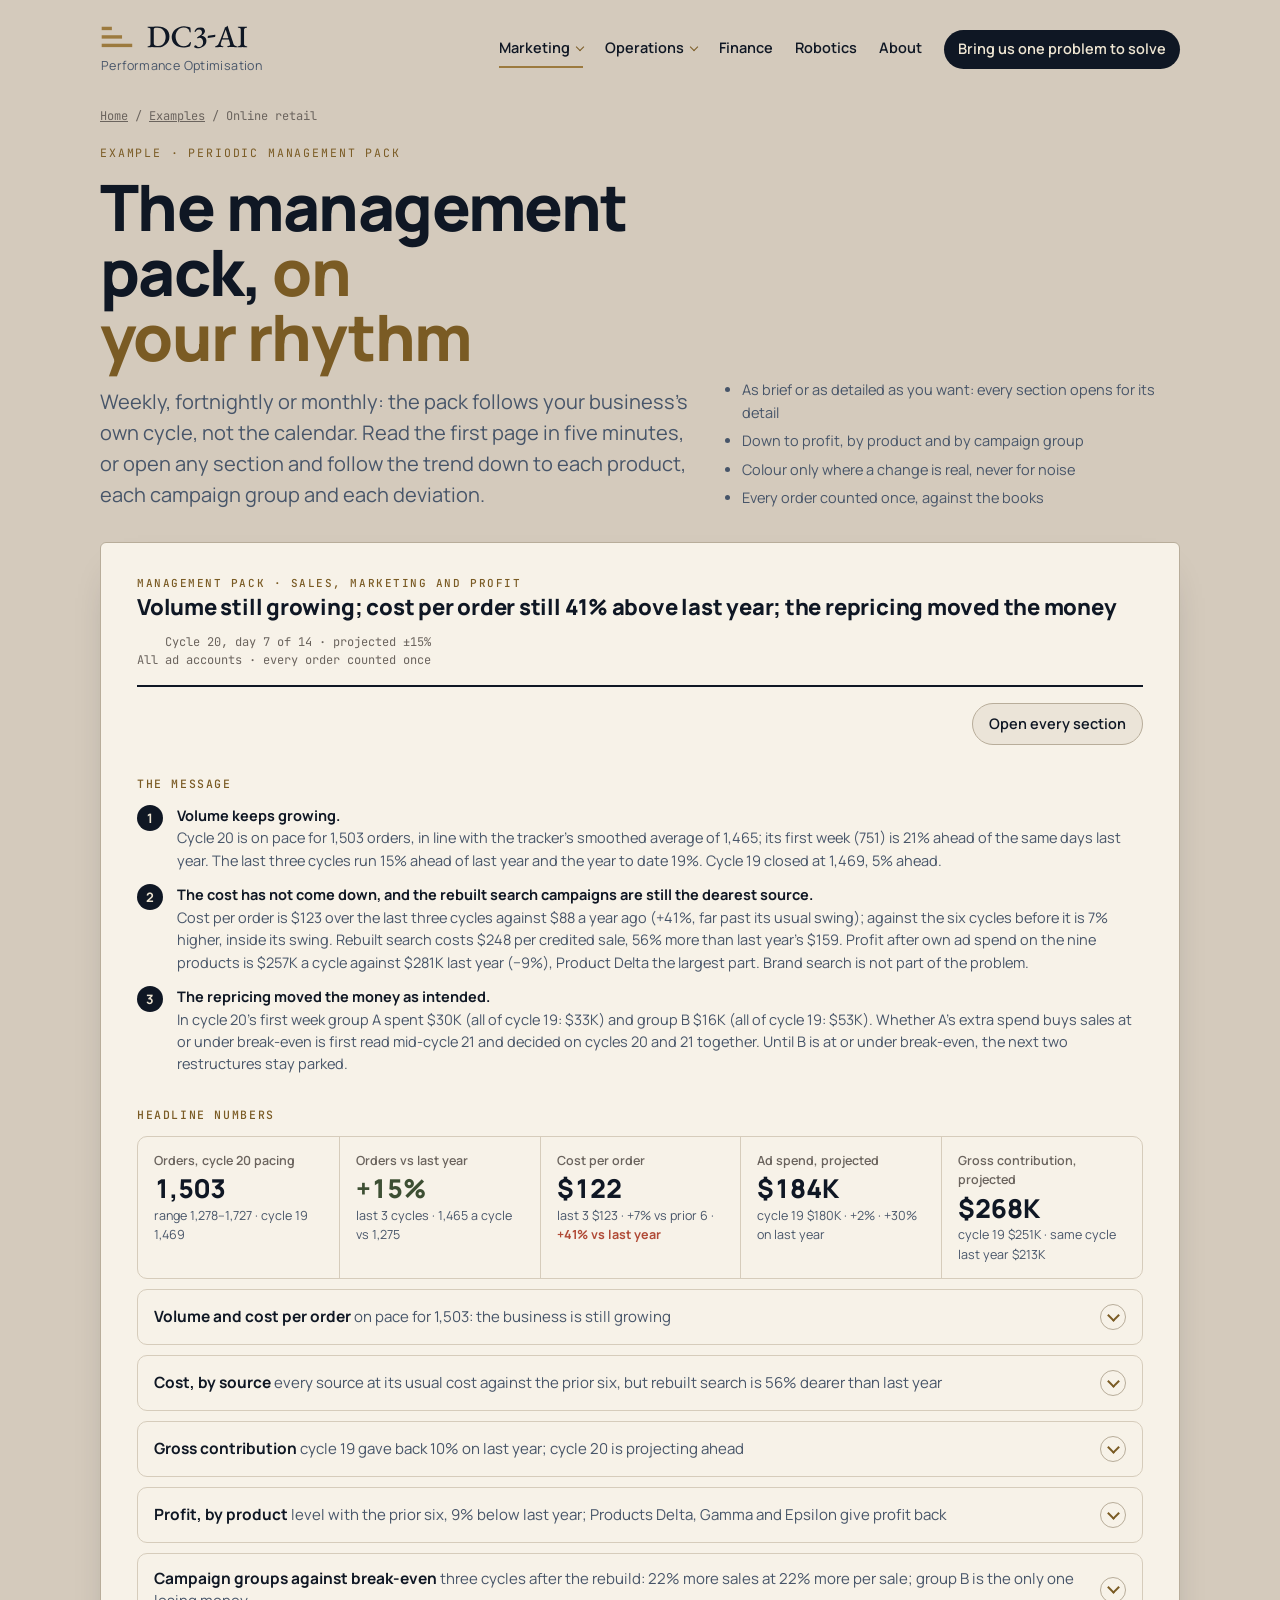
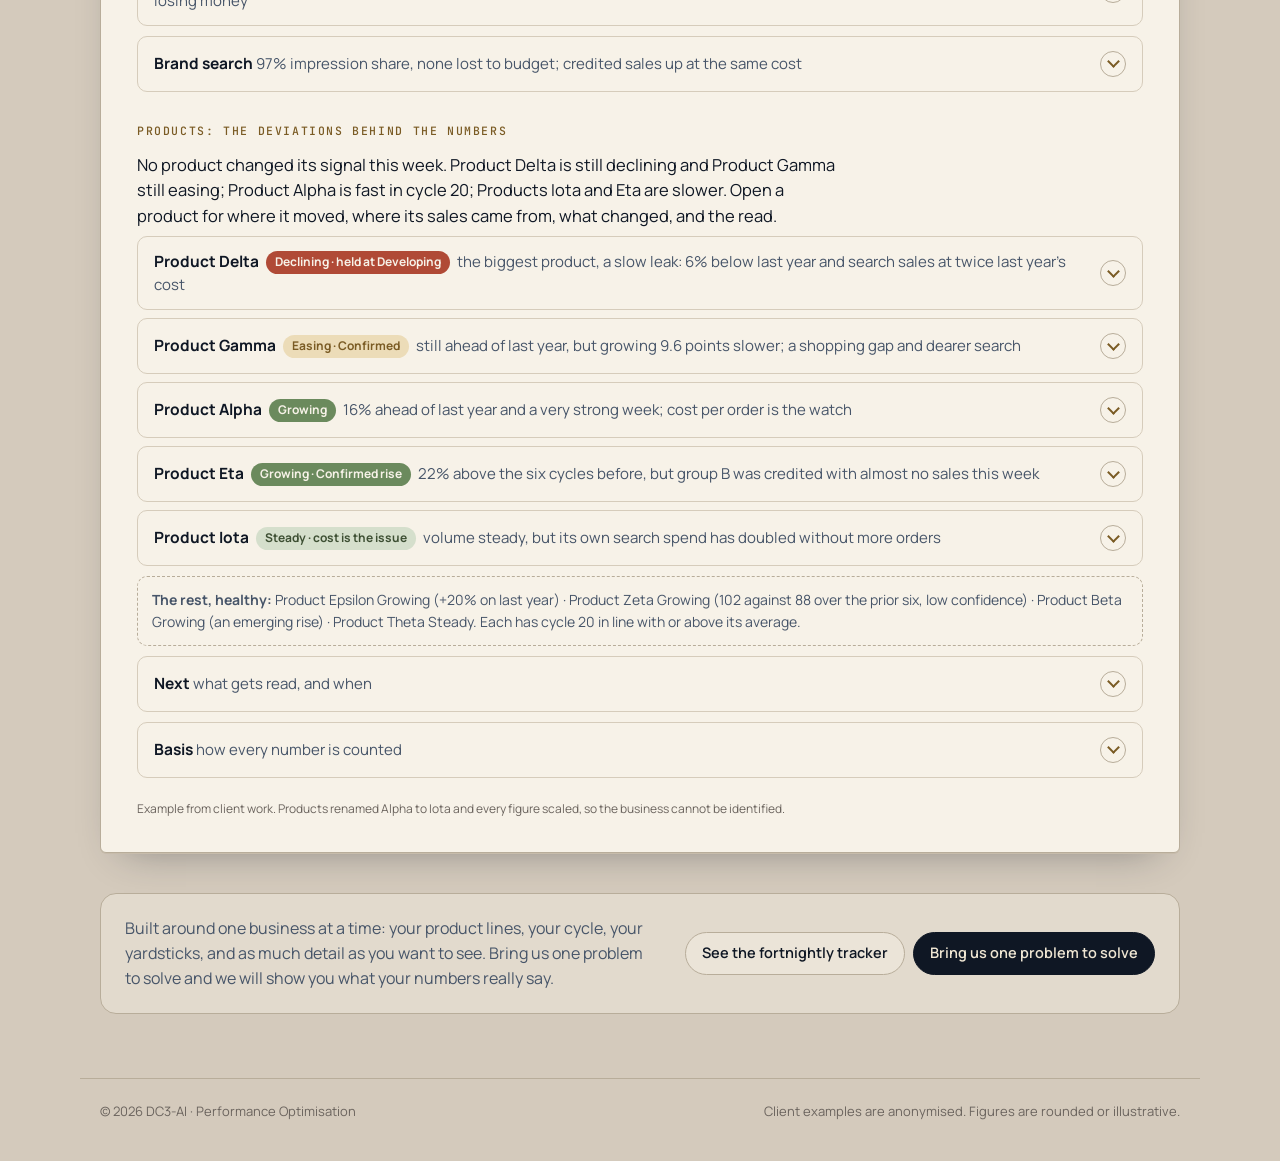
<file: examples/online-retail/management-pack.html>
<!doctype html>
<html lang="en-GB">
<head>
<meta charset="utf-8">
<meta name="viewport" content="width=device-width, initial-scale=1, viewport-fit=cover">
<title>Management Pack Example · DC3-AI</title>
<meta name="description" content="An example periodic management pack for an online business: volume, cost per sale by source, profit by product, campaign groups against break-even, and every product's deviations, with drop-downs for the detail.">
<link rel="icon" href="../../assets/favicon.svg" type="image/svg+xml">
<link rel="preconnect" href="https://fonts.googleapis.com">
<link rel="preconnect" href="https://fonts.gstatic.com" crossorigin>
<link href="https://fonts.googleapis.com/css2?family=Manrope:wght@400;500;600;700;800&family=JetBrains+Mono:wght@400;500&display=swap" rel="stylesheet">
<link rel="stylesheet" href="../../assets/site.css?v=c00ceda6">
</head>
<body>
<header class="site-head">
  <a class="lockup" href="../../index.html" aria-label="DC3-AI home">
    <img src="../../assets/logo.svg" alt="DC3-AI" width="150" height="26">
    <span class="descriptor">Performance Optimisation</span>
  </a>
  <nav class="site-nav" aria-label="Main">
    <div class="nav-item"><a href="../../marketing.html" aria-current="page">Marketing</a><div class="nav-menu"><a href="../../examples/online-retail/fortnightly-tracker.html">Fortnightly tracker</a><a href="../../examples/online-retail/management-pack.html">Management pack</a><a href="../../marketing.html#changes">Change monitoring</a></div></div>
    <div class="nav-item"><a href="../../operations.html">Operations</a><div class="nav-menu"><a href="../../examples/workshop/production-report.html">Production report</a><a href="../../examples/workshop/production-dashboard.html">Production dashboard</a><a href="../../operations.html#service">Customer service</a></div></div>
    <a href="../../finance.html">Finance</a>
    <a href="../../robotics.html">Robotics</a>
    <a href="../../index.html#about">About</a>
    <a class="cta" href="../../solve.html">Bring us one problem to solve</a>
  </nav>
</header>
<main class="wrap">
  <p class="crumbs"><a href="../../index.html">Home</a> / <a href="../../examples/index.html">Examples</a> / Online retail</p>
  <div class="doc-intro">
    <div>
      <p class="eyebrow">Example · periodic management pack</p>
      <h1>The management pack, <em>on your rhythm</em></h1>
      <p class="lede">Weekly, fortnightly or monthly: the pack follows your business’s own cycle, not the calendar. Read the first page in five minutes, or open any section and follow the trend down to each product, each campaign group and each deviation.</p>
    </div>
    <ul>
      <li>As brief or as detailed as you want: every section opens for its detail</li>
      <li>Down to profit, by product and by campaign group</li>
      <li>Colour only where a change is real, never for noise</li>
      <li>Every order counted once, against the books</li>
    </ul>
  </div>

  <article class="doc pack" aria-label="Example management pack">
    <div class="doc-head">
      <div class="t"><span>Management pack · sales, marketing and profit</span>Volume still growing; cost per order still 41% above last year; the repricing moved the money</div>
      <div class="meta">Cycle 20, day 7 of 14 · projected ±15%<br>All ad accounts · every order counted once</div>
    </div>
    <div class="pack-tools"><button type="button" class="btn" id="open-all">Open every section</button></div>

    <h4>The message</h4>
    <ol class="decisions">
      <li><div><b>Volume keeps growing.</b><span>Cycle 20 is on pace for 1,503 orders, in line with the tracker’s smoothed average of 1,465; its first week (751) is 21% ahead of the same days last year. The last three cycles run 15% ahead of last year and the year to date 19%. Cycle 19 closed at 1,469, 5% ahead.</span></div></li>
      <li><div><b>The cost has not come down, and the rebuilt search campaigns are still the dearest source.</b><span>Cost per order is $123 over the last three cycles against $88 a year ago (+41%, far past its usual swing); against the six cycles before it is 7% higher, inside its swing. Rebuilt search costs $248 per credited sale, 56% more than last year’s $159. Profit after own ad spend on the nine products is $257K a cycle against $281K last year (−9%), Product Delta the largest part. Brand search is not part of the problem.</span></div></li>
      <li><div><b>The repricing moved the money as intended.</b><span>In cycle 20’s first week group A spent $30K (all of cycle 19: $33K) and group B $16K (all of cycle 19: $53K). Whether A’s extra spend buys sales at or under break-even is first read mid-cycle 21 and decided on cycles 20 and 21 together. Until B is at or under break-even, the next two restructures stay parked.</span></div></li>
    </ol>

    <h4>Headline numbers</h4>
    <div class="kpis">
      <div class="kpi"><div class="l">Orders, cycle 20 pacing</div><b>1,503</b><div class="c">range 1,278–1,727 · cycle 19 1,469</div></div>
      <div class="kpi"><div class="l">Orders vs last year</div><b class="up">+15%</b><div class="c">last 3 cycles · 1,465 a cycle vs 1,275</div></div>
      <div class="kpi"><div class="l">Cost per order</div><b>$122</b><div class="c">last 3 $123 · +7% vs prior 6 · <span class="dn">+41% vs last year</span></div></div>
      <div class="kpi"><div class="l">Ad spend, projected</div><b>$184K</b><div class="c">cycle 19 $180K · +2% · +30% on last year</div></div>
      <div class="kpi"><div class="l">Gross contribution, projected</div><b>$268K</b><div class="c">cycle 19 $251K · same cycle last year $213K</div></div>
    </div>

    <details class="sec">
      <summary><span class="sum-t"><b>Volume and cost per order</b> <span class="sum-h">on pace for 1,503: the business is still growing</span></span><span class="chev" aria-hidden="true"></span></summary>
      <div class="sec-body">
        <p>Cycle 20 took 751 orders in its first seven days, 21% ahead of the same days last year (622). The tracker projects 1,503 (range 1,278–1,727), in line with its smoothed average of 1,465. The year to date is 25,932, +19%. Cycle 19 closed at 1,469 after six orders were cancelled with nothing bought, 5% ahead of last year’s 1,404. No decline at the level of the whole business: the tracker reads Growing.</p>
      </div>
    </details>

    <details class="sec">
      <summary><span class="sum-t"><b>Cost, by source</b> <span class="sum-h">every source at its usual cost against the prior six, but rebuilt search is 56% dearer than last year</span></span><span class="chev" aria-hidden="true"></span></summary>
      <div class="sec-body">
        <div class="tbl">
          <table>
            <thead><tr><th>Campaign type</th><th>Sales<small>cycle 20, proj.</small></th><th>Cost per sale<small>cycle 20, proj.</small></th><th>Cost per sale<small>last 3 cycles</small></th><th>vs prior 6</th><th>vs last year</th><th>Share of spend</th></tr></thead>
            <tbody>
              <tr><td><b>Brand search</b></td><td>139</td><td>$29</td><td>$26</td><td>−20%</td><td>−2%</td><td>2%</td></tr>
              <tr><td><b>Search, rebuilt (groups A and B)</b></td><td>275</td><td>$333</td><td>$248</td><td>+10%</td><td class="dn">+56%</td><td>43%</td></tr>
              <tr><td><b>Search, not yet rebuilt</b></td><td>309</td><td>$202</td><td>$244</td><td>+14%</td><td class="dn">+26%</td><td>38%</td></tr>
              <tr><td><b>Product shopping</b></td><td>95</td><td>$187</td><td>$132</td><td>+0%</td><td>+21%</td><td>11%</td></tr>
              <tr><td><b>General shopping</b></td><td>27</td><td>$148</td><td>$151</td><td>−15%</td><td>+29%</td><td>3%</td></tr>
              <tr><td><b>Other paid</b></td><td>48</td><td>$93</td><td>$122</td><td>+26%</td><td>−20%</td><td>3%</td></tr>
              <tr class="total"><td>All paid sources</td><td>887</td><td>$207</td><td>$187</td><td>+8%</td><td class="dn">+42%</td><td>100%</td></tr>
              <tr class="sub-row"><td>Cost per order (all spend ÷ all orders)</td><td>1,503</td><td>$122</td><td>$123</td><td>+7%</td><td class="dn">+41%</td><td>–</td></tr>
            </tbody>
          </table>
        </div>
        <p>Against the prior six cycles no campaign type moved beyond its usual swing. Against the same three cycles last year, rebuilt search (+56%), the search not yet rebuilt (+26%), all paid (+42%) and cost per order (+41%) are dearer beyond it. So far in cycle 20, rebuilt search is heading dearer ($333 a credited sale against $248) as group A’s spend rose after the repricing, and product shopping too ($187 against $132). Rebuilt search is the line to fix; the repricing is the fix under test.</p>
        <p class="fine">Red is beyond that line’s usual swing: 1.5 times the median swing in its own history, or 25% either way, whichever is smaller. Everything else is inside its swing: treat it as noise. Cycle 20 is projected from seven days; tested over 35 closed cycles, the first-week cost per sale landed on average within 1% of the close, with no lean either way.</p>
      </div>
    </details>

    <details class="sec">
      <summary><span class="sum-t"><b>Gross contribution</b> <span class="sum-h">cycle 19 gave back 10% on last year; cycle 20 is projecting ahead</span></span><span class="chev" aria-hidden="true"></span></summary>
      <div class="sec-body">
        <p>Cycle 19: $251K, 10% below last year’s $277K (last year’s strongest cycle), on 5% more orders. Ad spend of $180K against $116K absorbed the growth. Cycle 20 projects $268K against $213K last year, from seven days, against a dear cycle last year.</p>
        <p class="nuance"><b>A caveat we state rather than hide:</b> labour is charged as a fixed share of every order, as if it were fully variable. Much of it is fixed in the short run, so this line penalises a strong cycle and flatters a weak one. Read the trend, not the single cycle.</p>
      </div>
    </details>

    <details class="sec">
      <summary><span class="sum-t"><b>Profit, by product</b> <span class="sum-h">level with the prior six, 9% below last year; Products Delta, Gamma and Epsilon give profit back</span></span><span class="chev" aria-hidden="true"></span></summary>
      <div class="sec-body">
        <div class="tbl">
          <table class="wide">
            <thead>
              <tr><th></th><th></th><th colspan="4" class="grp">Cash contribution before labour</th><th colspan="4" class="grp">Profit after labour</th></tr>
              <tr><th>Product</th><th>Orders<small>cycle 20, proj.</small></th><th>Cycle 20<small>proj.</small></th><th>Last 3<small>per cycle</small></th><th>vs prior 6</th><th>vs last year</th><th>Cycle 20<small>proj.</small></th><th>Last 3<small>per cycle</small></th><th>vs prior 6</th><th>vs last year</th></tr>
            </thead>
            <tbody>
            <tr><td><b>Product Delta</b></td><td>286</td><td>$104K</td><td>$129K</td><td>−4%</td><td class="dn">−19%</td><td>$62K</td><td>$81K</td><td>−7%</td><td class="dn">−24%</td></tr>
            <tr><td><b>Product Alpha</b></td><td>286</td><td>$127K</td><td>$98K</td><td>+11%</td><td>+5%</td><td>$74K</td><td>$56K</td><td>+7%</td><td>−2%</td></tr>
            <tr><td><b>Product Zeta</b></td><td>102</td><td>$49K</td><td>$46K</td><td>+13%</td><td class="up">+69%</td><td>$29K</td><td>$26K</td><td>+15%</td><td>+72%</td></tr>
            <tr><td><b>Product Epsilon</b></td><td>190</td><td>$44K</td><td>$44K</td><td>+21%</td><td>−5%</td><td>$28K</td><td>$27K</td><td>+20%</td><td class="dn">−15%</td></tr>
            <tr><td><b>Product Eta</b></td><td>122</td><td>$29K</td><td>$38K</td><td>+27%</td><td>+51%</td><td>$14K</td><td>$20K</td><td>+24%</td><td>+38%</td></tr>
            <tr><td><b>Product Gamma</b></td><td>197</td><td>$31K</td><td>$33K</td><td>−26%</td><td>−21%</td><td>$16K</td><td>$17K</td><td>−35%</td><td class="dn">−30%</td></tr>
            <tr><td><b>Product Beta</b></td><td>82</td><td>$31K</td><td>$31K</td><td>+15%</td><td>−6%</td><td>$20K</td><td>$20K</td><td>+16%</td><td>−10%</td></tr>
            <tr><td><b>Product Theta</b></td><td>82</td><td>$22K</td><td>$14K</td><td>+6%</td><td>−4%</td><td>$14K</td><td>$8.5K</td><td>+8%</td><td>−19%</td></tr>
            <tr><td><b>Product Iota</b></td><td>41</td><td>$1.8K</td><td>$8.9K</td><td>−19%</td><td class="up">+171%</td><td>−$3.1K</td><td>$1.8K</td><td class="dn">−60%</td><td>—</td></tr>
            <tr class="total"><td>Nine products together</td><td>1,387</td><td>$441K</td><td>$442K</td><td>+4%</td><td>+0%</td><td>$253K</td><td>$257K</td><td>+0%</td><td>−9%</td></tr>
            </tbody>
          </table>
        </div>
        <p>Over the last three cycles, profit after each product’s own ad spend is level with the prior six and 9% below last year. Products Delta, Gamma and Epsilon give profit back against last year. Cycle 20 is heading level ($253K projected against $257K a cycle): Product Alpha carries it ($74K against $56K), Product Delta runs below its average ($62K against $81K), and Product Iota projects a loss after its own spend.</p>
        <p class="fine">Cash contribution = orders × each product’s contribution per order before labour (net income after credit notes, less parts, stock, indirect costs, payment fees and shipping), minus the product’s own search and shopping spend. Profit = the same after labour. Spend no product owns (brand search, general shopping, other paid) sits in gross contribution above. Coloured only beyond each product’s usual swing; the total row has no band.</p>
      </div>
    </details>

    <details class="sec">
      <summary><span class="sum-t"><b>Campaign groups against break-even</b> <span class="sum-h">three cycles after the rebuild: 22% more sales at 22% more per sale; group B is the only one losing money</span></span><span class="chev" aria-hidden="true"></span></summary>
      <div class="sec-body">
        <div class="tbl">
          <table>
            <thead><tr><th>Since the rebuild (3.0 cycles)</th><th>Credited sales</th><th>Cost per sale</th><th>vs break-even</th><th>Profit vs break-even</th></tr></thead>
            <tbody>
            <tr><td>Old campaigns: what they would have given</td><td>~772</td><td>$224</td><td>68%</td><td>+$80K</td></tr>
            <tr><td>Group A: the profit group</td><td>337</td><td>$303</td><td>91%</td><td>+$9.8K</td></tr>
            <tr><td>Group B: the reprice pool</td><td>354</td><td>$435</td><td class="dn">137%</td><td class="dn">−$41K</td></tr>
            <tr class="sub-row"><td>Live groups alone (A + B)</td><td>690</td><td>$371</td><td class="dn">114%</td><td class="dn">−$32K</td></tr>
            <tr><td>Old campaigns’ trailing credit: no spend, valued at break-even</td><td>245</td><td>–</td><td>–</td><td>+$82K</td></tr>
            <tr class="total"><td>All own search, actual: live groups + trailing credit</td><td>935</td><td>$274</td><td>84%</td><td>+$51K</td></tr>
            <tr class="sub-row"><td>Product shopping, same five products (for comparison)</td><td>269</td><td>$134</td><td>41%</td><td>+$51K</td></tr>
            </tbody>
          </table>
        </div>
        <p>Rows add up: A + B = the live groups; live groups + trailing credit = all own search. The trailing credit is sales credited since the switch to clicks the old campaigns bought before it, valued at each product’s break-even, so the whole search book is read before the A / B split.</p>
        <p>Since the rebuild, the whole search book has 935 credited sales against the 772 the old campaigns would have given (+22%), at $274 a sale against $224: $51K of profit against break-even, where the old campaigns would have made $80K. Group B is the only group losing money ($435 a sale, −$41K against break-even); group A makes money ($303 a sale), but less than before.</p>
        <p class="nuance"><b>The driver:</b> the money moved, but the sales cannot be read yet. Group A’s higher target and bid cap, and group B’s lower target, moved the spend as intended. Cycle 20’s cost per sale is not a verdict; the first read is mid-cycle 21. Product Iota’s slower week is not the repricing; on Product Eta’s group B it is not ruled out.</p>
      </div>
    </details>

    <details class="sec">
      <summary><span class="sum-t"><b>Brand search</b> <span class="sum-h">97% impression share, none lost to budget; credited sales up at the same cost</span></span><span class="chev" aria-hidden="true"></span></summary>
      <div class="sec-body">
        <div class="tbl">
          <table>
            <thead><tr><th>Measure</th><th>Cycle 19</th><th>Last 3</th><th>Prior 6</th><th>Last 3, last year</th><th>vs prior 6</th><th>vs last year</th></tr></thead>
            <tbody>
            <tr><td>Spend per cycle</td><td>$4.0K</td><td>$4.0K</td><td>$3.9K</td><td>$3.1K</td><td>+3%</td><td>+28%</td></tr>
            <tr><td>Credited sales (after the brand discount)</td><td>143</td><td>153</td><td>119</td><td>116</td><td>+28%</td><td>+30%</td></tr>
            <tr><td>Cost per credited sale</td><td>$28</td><td>$26</td><td>$33</td><td>$26</td><td>−20%</td><td>−2%</td></tr>
            <tr><td>Closing clicks (sales it closed, before the discount)</td><td>435</td><td>445</td><td>343</td><td>330</td><td>+31%</td><td>+35%</td></tr>
            <tr><td>Search impression share</td><td>96%</td><td>97%</td><td>97%</td><td>95%</td><td>+0.2 pt</td><td>+2.3 pt</td></tr>
            <tr><td>Lost to rank</td><td>4%</td><td>3%</td><td>3%</td><td>6%</td><td>−0.2 pt</td><td>−2.3 pt</td></tr>
            <tr><td>Lost to budget</td><td>0%</td><td>0%</td><td>0%</td><td>0%</td><td>0.0 pt</td><td>0.0 pt</td></tr>
            </tbody>
          </table>
        </div>
        <p class="fine">Brand search is read on impression share, closing clicks and its cost trend, not against a break-even. Credited sales are after the brand discount: the first brand click in a sale’s journey earns 30% of the credit a product-search click would, so the credited figure is deliberately low.</p>
      </div>
    </details>

    <h4>Products: the deviations behind the numbers</h4>
    <p class="summary">No product changed its signal this week. Product Delta is still declining and Product Gamma still easing; Product Alpha is fast in cycle 20; Products Iota and Eta are slower. Open a product for where it moved, where its sales came from, what changed, and the read.</p>
    <div class="prods">
      <details class="sec prod">
        <summary><span class="sum-t"><b>Product Delta</b> <span class="pill bad">Declining · held at Developing</span> <span class="sum-h">the biggest product, a slow leak: 6% below last year and search sales at twice last year’s cost</span></span><span class="chev" aria-hidden="true"></span></summary>
        <div class="sec-body">
          <div class="facts"><div><span>Cycle 20 pacing</span><b>286 (143 so far)</b></div><div><span>3-cycle average</span><b>330 · smoothed 326</b></div><div><span>Trend</span><b>−6% on last year · prior six −2%</b></div><div><span>Cost per order, last 3</span><b>$106 · +19% vs prior 6 · +32% vs last year</b></div></div>
          <p><b>Where:</b> the last three cycles run 6% below last year (smoothed) and every trend window points down; cycle 20 is paced at 286 against its smoothed 326. Declining on every watcher since cycle 18; the moderator holds the call at Developing because volume is still healthy.</p>
          <p><b>Sources of its sales</b> (cycle 19 against the same cycle last year):</p>
          <ul class="src"><li>Organic 119 against 143</li><li>Own search 95 against 119, at $318 a sale against $162</li><li>General-catalogue shopping 7 against 34: last year’s catalogue campaign is paused</li><li>Other campaigns 48 against 17, the other way</li></ul>
          <p><b>Changes:</b> both search groups’ daily budgets were raised in cycle 19, then the cycle-19 repricing.</p>
          
          <p class="read"><b>Read:</b> fewer organic and search sales, and search at twice last year’s cost per sale. Mid-cycle 21 is the first read of the repricing on the biggest product.</p>
        </div>
      </details>
      <details class="sec prod">
        <summary><span class="sum-t"><b>Product Gamma</b> <span class="pill warn">Easing · Confirmed</span> <span class="sum-h">still ahead of last year, but growing 9.6 points slower; a shopping gap and dearer search</span></span><span class="chev" aria-hidden="true"></span></summary>
        <div class="sec-body">
          <div class="facts"><div><span>Cycle 20 pacing</span><b>197 (99 so far)</b></div><div><span>3-cycle average</span><b>207 · smoothed 224</b></div><div><span>Trend</span><b>+4% on last year · prior six +14%</b></div><div><span>Cost per order, last 3</span><b>$122 · +28% vs prior 6 · +26% vs last year</b></div></div>
          <p><b>Where:</b> +4% on last year over the last three cycles, 9.6 points slower than the six before; cycle 20 is paced at 197 against its smoothed 224. Growing in cycles 18 and 19, Easing since cycle 20.</p>
          <p><b>Sources of its sales</b> (cycle 19 against the same cycle last year):</p>
          <ul class="src"><li>Own shopping 20 against 58: last year’s shopping campaign is paused</li><li>Own search 65 against 68, at $342 a sale against $147</li><li>Organic 75 against 68</li></ul>
          <p><b>Changes:</b> none on its own campaigns for five weeks.</p>
          
          <p class="read"><b>Read:</b> a shopping gap and dearer search. The cycle-20 close decides whether Easing becomes Declining.</p>
        </div>
      </details>
      <details class="sec prod">
        <summary><span class="sum-t"><b>Product Alpha</b> <span class="pill up">Growing</span> <span class="sum-h">16% ahead of last year and a very strong week; cost per order is the watch</span></span><span class="chev" aria-hidden="true"></span></summary>
        <div class="sec-body">
          <div class="facts"><div><span>Cycle 20 pacing</span><b>286 (143 so far)</b></div><div><span>3-cycle average</span><b>224 · smoothed 214</b></div><div><span>Trend</span><b>+16% on last year · prior six +7%</b></div><div><span>Cost per order, last 3</span><b>$109 · +24% vs prior 6 · +76% vs last year</b></div></div>
          <p><b>Where:</b> +16% on last year over the last three cycles; cycle 20 is paced at 286, well above its smoothed 214. Growing on every watcher since cycle 18.</p>
          <p><b>Sources of its sales</b> (cycle 19 against the same cycle last year):</p>
          <ul class="src"><li>Organic 78 against 88</li><li>Own search 71 against 68, at $312 a sale against $138</li></ul>
          <p><b>Changes:</b> the agency raised group A’s daily budget by about 70% at the end of cycle 20’s first week.</p>
          
          <p class="read"><b>Read:</b> one strong week. Where it came from, and what group A now costs, are read at the cycle-20 close.</p>
        </div>
      </details>
      <details class="sec prod">
        <summary><span class="sum-t"><b>Product Eta</b> <span class="pill up">Growing · Confirmed rise</span> <span class="sum-h">22% above the six cycles before, but group B was credited with almost no sales this week</span></span><span class="chev" aria-hidden="true"></span></summary>
        <div class="sec-body">
          <div class="facts"><div><span>Cycle 20 pacing</span><b>122 (61 so far)</b></div><div><span>3-cycle average</span><b>143 · smoothed 133</b></div><div><span>Trend</span><b>+22% vs prior six · a 3.0-standard-deviation rise</b></div><div><span>Cost per order, last 3</span><b>$111 · +7% vs prior 6 · +40% vs last year</b></div></div>
          <p><b>Where:</b> the last three cycles 133 against 109 over the prior six (smoothed, a confirmed rise); cycle 20 is paced at 122, though its first week (61) is level with cycle 19’s.</p>
          <p><b>Sources of its sales</b> (cycle 19 against the same cycle last year):</p>
          <ul class="src"><li>Organic 51 against 27</li><li>Own search 41 against 37, at $355 a sale against $92</li></ul>
          <p><b>Changes:</b> the cycle-19 repricing; group B’s ads were rewritten this week.</p>
          <p class="nuance"><b>Underneath the level week:</b> group B’s clicks held (129 to 124 a day, before against after) with nothing lost to budget, yet B was credited with only 3 sales in seven days. Shopping gave some back; organic and other campaigns made up the difference.</p>
          <p class="read"><b>Read:</b> not a traffic cut, and the repricing is not ruled out on group B. Re-read at the cycle-20 close and mid-cycle 21.</p>
        </div>
      </details>
      <details class="sec prod">
        <summary><span class="sum-t"><b>Product Iota</b> <span class="pill ok">Steady · cost is the issue</span> <span class="sum-h">volume steady, but its own search spend has doubled without more orders</span></span><span class="chev" aria-hidden="true"></span></summary>
        <div class="sec-body">
          <div class="facts"><div><span>Cycle 20 pacing</span><b>41 (20 so far)</b></div><div><span>3-cycle average</span><b>58 · smoothed 54</b></div><div><span>Trend</span><b>−6% vs prior six · 0.4 standard deviations: noise</b></div><div><span>Cost per order, last 3</span><b>$148 · +66% vs prior 6 · −17% vs last year</b></div></div>
          <p><b>Where:</b> steady on the six before; cycle 20 is paced at 41 against its three-cycle average of 58. Declining in cycles 18 and 19, Steady since cycle 20.</p>
          <p><b>Sources of its sales</b> (cycle 19 against the same cycle last year):</p>
          <ul class="src"><li>Organic 34 against 17</li><li>Own search 17 against 7, at $561 a sale against a $181 break-even</li></ul>
          <p><b>Changes:</b> the cycle-19 repricing; group B’s ads were rewritten this week.</p>
          <p class="nuance"><b>Not the repricing:</b> the week’s shortfall is organic and brand search, and own search rose. Group B’s clicks held (71 to 70 a day) and group A’s rose (16 to 19), with no budget limit. Profit after its own spend is $1.8K a cycle against $4.9K before.</p>
          <p class="read"><b>Read:</b> the week is noise on a handful of orders. The cost of its search campaigns is the question for the agency.</p>
        </div>
      </details>
      <div class="rest"><b>The rest, healthy:</b> Product Epsilon Growing (+20% on last year) · Product Zeta Growing (102 against 88 over the prior six, low confidence) · Product Beta Growing (an emerging rise) · Product Theta Steady. Each has cycle 20 in line with or above its average.</div>
    </div>

    <details class="sec">
      <summary><span class="sum-t"><b>Next</b> <span class="sum-h">what gets read, and when</span></span><span class="chev" aria-hidden="true"></span></summary>
      <div class="sec-body">
        <table class="next-t">
          <tbody>
            <tr><td>Cycle 20 close</td><td>Products Iota and Eta re-read (Eta’s group B); whether Product Gamma moves from Easing to Declining; where Product Alpha’s jump came from</td></tr>
            <tr><td>Early cycle 21</td><td>The agency’s verdict on the rebuild as a whole; the next two restructures follow only once group B is at or under break-even</td></tr>
            <tr><td>Mid-cycle 21</td><td>First read of the repricing, once cycle 20’s sales have matured; the tracker gains a cost read per product</td></tr>
            <tr><td>End of cycle 21</td><td>Verdict on the repricing, cycles 20 and 21 together</td></tr>
          </tbody>
        </table>
      </div>
    </details>

    <details class="sec">
      <summary><span class="sum-t"><b>Basis</b> <span class="sum-h">how every number is counted</span></span><span class="chev" aria-hidden="true"></span></summary>
      <div class="sec-body">
        <p class="fine">Orders are counted once per customer checkout, from the order system, and reconciled to the accounts. Credited sales use our own attribution rule on raw click journeys (first and last click weighted, brand clicks discounted, a 90-day click window); the ad platforms’ own conversion counts are not used. Cost per sale = spend ÷ credited sales over the window, read on the tracker’s shape: the last three cycles against the six before and against last year, coloured only beyond the measure’s own usual swing. Break-even = full cost per order including labour and shipping. Gross contribution = orders × each product’s contribution per order before advertising, minus all ad spend, two-product orders counted once.</p>
      </div>
    </details>
    <p class="fine">Example from client work. Products renamed Alpha to Iota and every figure scaled, so the business cannot be identified.</p>
  </article>

  <div class="next">
    <p>Built around one business at a time: your product lines, your cycle, your yardsticks, and as much detail as you want to see. Bring us one problem to solve and we will show you what your numbers really say.</p>
    <div class="button-row" style="margin-top:0"><a class="btn" href="../../examples/online-retail/fortnightly-tracker.html">See the fortnightly tracker</a><a class="btn key" href="../../solve.html">Bring us one problem to solve</a></div>
  </div>

  <script>
    (function () {
      var btn = document.getElementById('open-all');
      var all = function () { return Array.prototype.slice.call(document.querySelectorAll('.pack details')); };
      btn.addEventListener('click', function () {
        var open = all().some(function (d) { return !d.open; });
        all().forEach(function (d) { d.open = open; });
        btn.textContent = open ? 'Close every section' : 'Open every section';
      });
    })();
  </script>
</main>
<footer class="site-foot">
  <span>© 2026 DC3-AI · Performance Optimisation</span>
  <span>Client examples are anonymised. Figures are rounded or illustrative.</span>
</footer>
<script>
  // Copy buttons: any button with data-copy="<element id>" copies that element's text.
  document.querySelectorAll('button[data-copy]').forEach(function (btn) {
    var label = btn.textContent;
    btn.addEventListener('click', function () {
      var el = document.getElementById(btn.getAttribute('data-copy'));
      var text = el.textContent.trim();
      var fallback = function () {
        var r = document.createRange(); r.selectNodeContents(el);
        var s = window.getSelection(); s.removeAllRanges(); s.addRange(r);
        btn.textContent = 'Selected: press Ctrl+C';
      };
      if (navigator.clipboard && navigator.clipboard.writeText) {
        navigator.clipboard.writeText(text).then(function () {
          btn.textContent = 'Copied';
          setTimeout(function () { btn.textContent = label; }, 1800);
        }, fallback);
      } else { fallback(); }
    });
  });
</script>
</body>
</html>
</file>
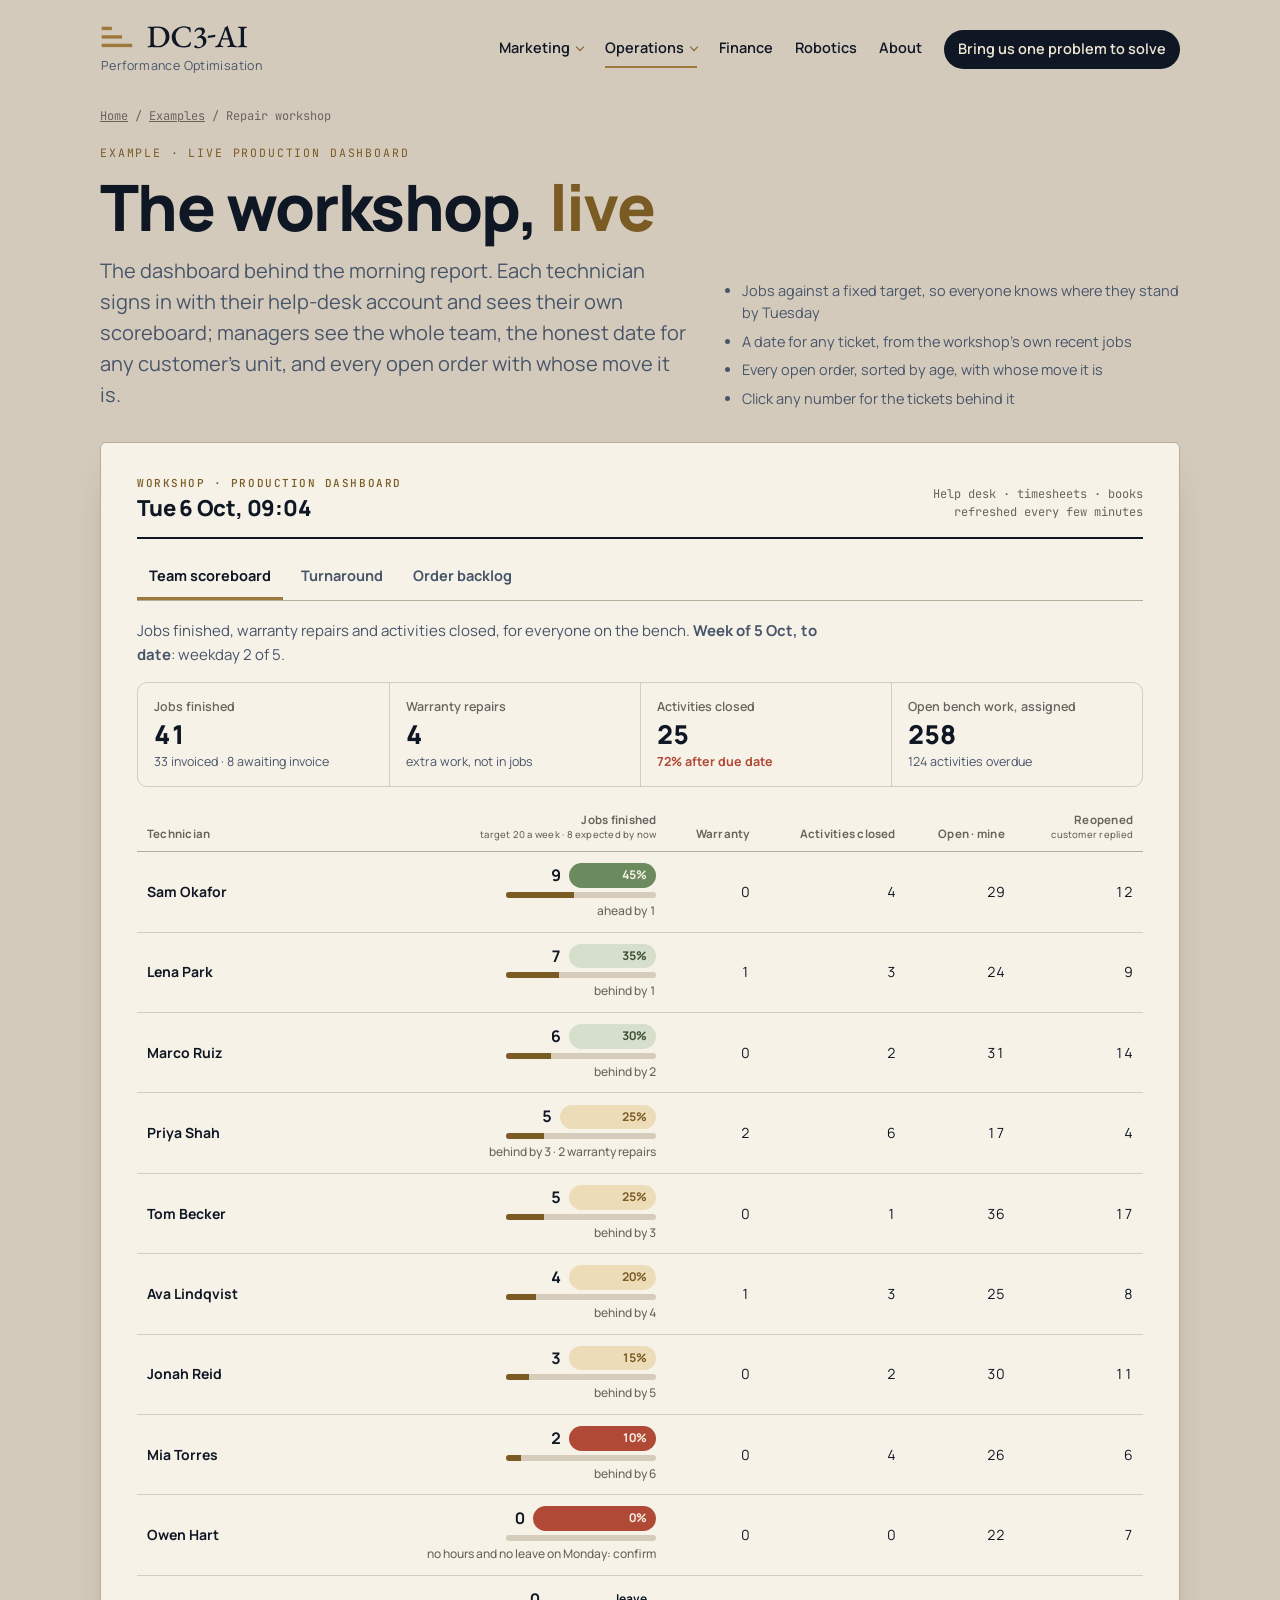
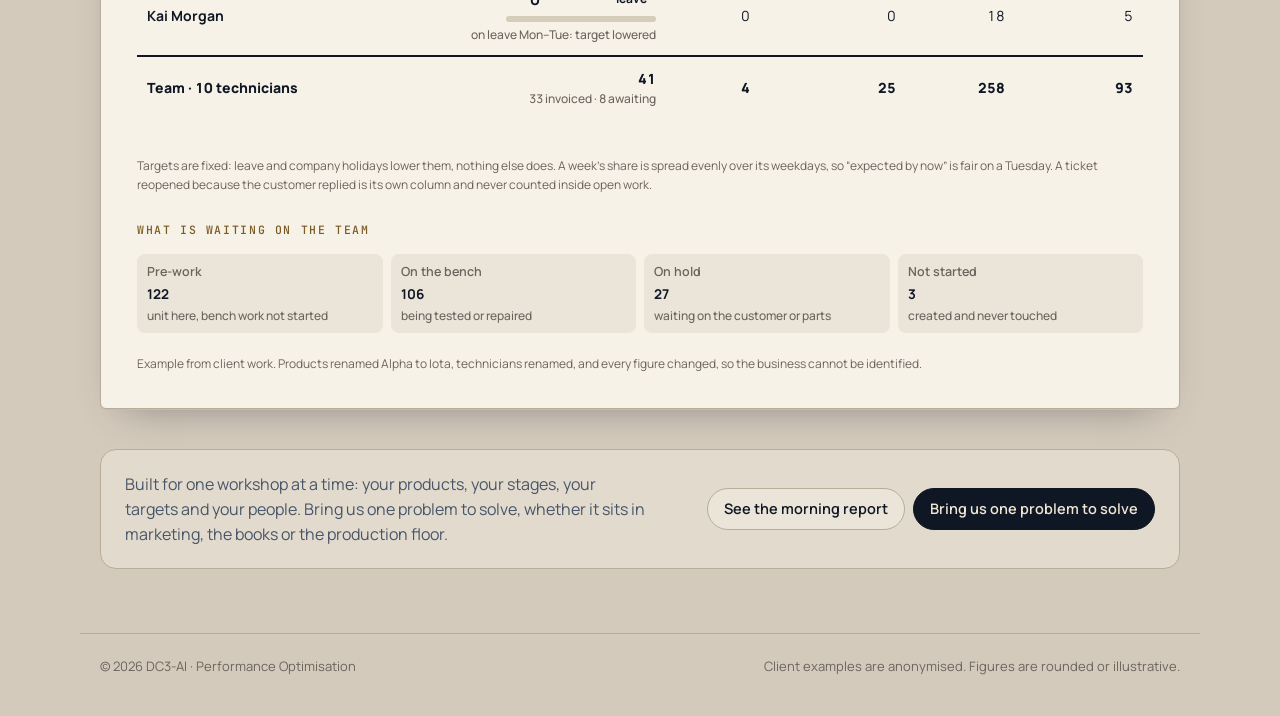
<file: examples/workshop/production-dashboard.html>
<!doctype html>
<html lang="en-GB">
<head>
<meta charset="utf-8">
<meta name="viewport" content="width=device-width, initial-scale=1, viewport-fit=cover">
<title>Production Dashboard Example · DC3-AI</title>
<meta name="description" content="An example live production dashboard for a repair workshop: every technician's scoreboard against target, the date we can promise for any ticket, and every open order with whose move it is.">
<link rel="icon" href="../../assets/favicon.svg" type="image/svg+xml">
<link rel="preconnect" href="https://fonts.googleapis.com">
<link rel="preconnect" href="https://fonts.gstatic.com" crossorigin>
<link href="https://fonts.googleapis.com/css2?family=Manrope:wght@400;500;600;700;800&family=JetBrains+Mono:wght@400;500&display=swap" rel="stylesheet">
<link rel="stylesheet" href="../../assets/site.css?v=c00ceda6">
</head>
<body>
<header class="site-head">
  <a class="lockup" href="../../index.html" aria-label="DC3-AI home">
    <img src="../../assets/logo.svg" alt="DC3-AI" width="150" height="26">
    <span class="descriptor">Performance Optimisation</span>
  </a>
  <nav class="site-nav" aria-label="Main">
    <div class="nav-item"><a href="../../marketing.html">Marketing</a><div class="nav-menu"><a href="../../examples/online-retail/fortnightly-tracker.html">Fortnightly tracker</a><a href="../../examples/online-retail/management-pack.html">Management pack</a><a href="../../marketing.html#changes">Change monitoring</a></div></div>
    <div class="nav-item"><a href="../../operations.html" aria-current="page">Operations</a><div class="nav-menu"><a href="../../examples/workshop/production-report.html">Production report</a><a href="../../examples/workshop/production-dashboard.html">Production dashboard</a><a href="../../operations.html#service">Customer service</a></div></div>
    <a href="../../finance.html">Finance</a>
    <a href="../../robotics.html">Robotics</a>
    <a href="../../index.html#about">About</a>
    <a class="cta" href="../../solve.html">Bring us one problem to solve</a>
  </nav>
</header>
<main class="wrap">
  <p class="crumbs"><a href="../../index.html">Home</a> / <a href="../../examples/index.html">Examples</a> / Repair workshop</p>
  <div class="doc-intro">
    <div>
      <p class="eyebrow">Example · live production dashboard</p>
      <h1>The workshop, <em>live</em></h1>
      <p class="lede">The dashboard behind the morning report. Each technician signs in with their help-desk account and sees their own scoreboard; managers see the whole team, the honest date for any customer’s unit, and every open order with whose move it is.</p>
    </div>
    <ul>
      <li>Jobs against a fixed target, so everyone knows where they stand by Tuesday</li>
      <li>A date for any ticket, from the workshop’s own recent jobs</li>
      <li>Every open order, sorted by age, with whose move it is</li>
      <li>Click any number for the tickets behind it</li>
    </ul>
  </div>

  <article class="doc dash" aria-label="Example production dashboard">
    <div class="doc-head">
      <div class="t"><span>Workshop · production dashboard</span>Tue 6 Oct, 09:04</div>
      <div class="meta">Help desk · timesheets · books<br>refreshed every few minutes</div>
    </div>

    <div class="dash-tabs" role="tablist" aria-label="Dashboard pages">
      <button type="button" role="tab" id="tab-team" aria-controls="p-team" aria-selected="true">Team scoreboard</button>
      <button type="button" role="tab" id="tab-turn" aria-controls="p-turn" aria-selected="false" tabindex="-1">Turnaround</button>
      <button type="button" role="tab" id="tab-back" aria-controls="p-back" aria-selected="false" tabindex="-1">Order backlog</button>
    </div>

    <!-- TEAM SCOREBOARD -->
    <section class="dash-panel" role="tabpanel" id="p-team" aria-labelledby="tab-team">
      <p class="dash-lede">Jobs finished, warranty repairs and activities closed, for everyone on the bench. <b>Week of 5 Oct, to date</b>: weekday 2 of 5.</p>
      <div class="kpis four">
        <div class="kpi"><div class="l">Jobs finished</div><b>41</b><div class="c">33 invoiced · 8 awaiting invoice</div></div>
        <div class="kpi"><div class="l">Warranty repairs</div><b>4</b><div class="c">extra work, not in jobs</div></div>
        <div class="kpi"><div class="l">Activities closed</div><b>25</b><div class="c"><span class="dn">72% after due date</span></div></div>
        <div class="kpi"><div class="l">Open bench work, assigned</div><b>258</b><div class="c">124 activities overdue</div></div>
      </div>

      <div class="tbl">
        <table class="dash-table">
          <thead><tr><th>Technician</th><th>Jobs finished<small>target 20 a week · 8 expected by now</small></th><th>Warranty</th><th>Activities closed</th><th>Open · mine</th><th>Reopened<small>customer replied</small></th></tr></thead>
          <tbody>
            <tr><td><b>Sam Okafor</b></td><td><div class="tgt"><b>9</b><span class="pill up">45%</span><i><s style="width:45%"></s></i><small>ahead by 1</small></div></td><td>0</td><td>4</td><td>29</td><td>12</td></tr>
            <tr><td><b>Lena Park</b></td><td><div class="tgt"><b>7</b><span class="pill ok">35%</span><i><s style="width:35%"></s></i><small>behind by 1</small></div></td><td>1</td><td>3</td><td>24</td><td>9</td></tr>
            <tr><td><b>Marco Ruiz</b></td><td><div class="tgt"><b>6</b><span class="pill ok">30%</span><i><s style="width:30%"></s></i><small>behind by 2</small></div></td><td>0</td><td>2</td><td>31</td><td>14</td></tr>
            <tr><td><b>Priya Shah</b></td><td><div class="tgt"><b>5</b><span class="pill warn">25%</span><i><s style="width:25%"></s></i><small>behind by 3 · 2 warranty repairs</small></div></td><td>2</td><td>6</td><td>17</td><td>4</td></tr>
            <tr><td><b>Tom Becker</b></td><td><div class="tgt"><b>5</b><span class="pill warn">25%</span><i><s style="width:25%"></s></i><small>behind by 3</small></div></td><td>0</td><td>1</td><td>36</td><td>17</td></tr>
            <tr><td><b>Ava Lindqvist</b></td><td><div class="tgt"><b>4</b><span class="pill warn">20%</span><i><s style="width:20%"></s></i><small>behind by 4</small></div></td><td>1</td><td>3</td><td>25</td><td>8</td></tr>
            <tr><td><b>Jonah Reid</b></td><td><div class="tgt"><b>3</b><span class="pill warn">15%</span><i><s style="width:15%"></s></i><small>behind by 5</small></div></td><td>0</td><td>2</td><td>30</td><td>11</td></tr>
            <tr><td><b>Mia Torres</b></td><td><div class="tgt"><b>2</b><span class="pill bad">10%</span><i><s style="width:10%"></s></i><small>behind by 6</small></div></td><td>0</td><td>4</td><td>26</td><td>6</td></tr>
            <tr><td><b>Owen Hart</b></td><td><div class="tgt"><b>0</b><span class="pill bad">0%</span><i><s style="width:0"></s></i><small>no hours and no leave on Monday: confirm</small></div></td><td>0</td><td>0</td><td>22</td><td>7</td></tr>
            <tr><td><b>Kai Morgan</b></td><td><div class="tgt"><b>0</b><span class="pill">leave</span><i><s style="width:0"></s></i><small>on leave Mon–Tue: target lowered</small></div></td><td>0</td><td>0</td><td>18</td><td>5</td></tr>
            <tr class="total"><td>Team · 10 technicians</td><td>41<small>33 invoiced · 8 awaiting</small></td><td>4</td><td>25</td><td>258</td><td>93</td></tr>
          </tbody>
        </table>
      </div>
      <p class="fine">Targets are fixed: leave and company holidays lower them, nothing else does. A week’s share is spread evenly over its weekdays, so “expected by now” is fair on a Tuesday. A ticket reopened because the customer replied is its own column and never counted inside open work.</p>

      <h4>What is waiting on the team</h4>
      <div class="facts">
        <div>Pre-work<b>122</b><span>unit here, bench work not started</span></div>
        <div>On the bench<b>106</b><span>being tested or repaired</span></div>
        <div>On hold<b>27</b><span>waiting on the customer or parts</span></div>
        <div>Not started<b>3</b><span>created and never touched</span></div>
      </div>
    </section>

    <!-- TURNAROUND -->
    <section class="dash-panel" role="tabpanel" id="p-turn" aria-labelledby="tab-turn" hidden>
      <p class="dash-lede">When we expect to start, finish and get a unit back to the customer, for any active ticket and for any product sent in today. Measured from the workshop’s own finished jobs, in working days.</p>

      <div class="lookup">
        <label for="tk">Wait time on a specific ticket</label>
        <div class="lookup-row"><input id="tk" inputmode="numeric" autocomplete="off" placeholder="e.g. 51207"><button type="button" class="btn key" id="tk-go">Look up</button></div>
        <p class="tk-try">Try: <button type="button" data-tk="51207">51207</button> <button type="button" data-tk="51388">51388</button> <button type="button" data-tk="51460">51460</button> <button type="button" data-tk="50944">50944</button></p>
        <div class="tk-out" id="tk-out" aria-live="polite"></div>
      </div>

      <h4>If a unit arrives today, Tue 6 Oct</h4>
      <div class="tbl">
        <table class="dash-table">
          <thead><tr><th>Product line</th><th>Typical<small>working days</small></th><th>Finished</th><th>Back with customer</th><th>4 in 5 by</th><th>Trend<small>vs the 30 days before</small></th><th>Queue<small>here / bench / not sent in</small></th></tr></thead>
          <tbody>
            <tr><td><b>Product Gamma</b></td><td>1 d</td><td>Wed 7 Oct</td><td>Thu 8 Oct</td><td>Thu 8 Oct · 2 d</td><td>same</td><td>24 / 0 / 41</td></tr>
            <tr><td><b>Product Zeta</b></td><td>2 d</td><td>Thu 8 Oct</td><td>Fri 9 Oct</td><td>Thu 8 Oct · 2 d</td><td class="up">faster · was 3 d</td><td>14 / 0 / 16</td></tr>
            <tr><td><b>Product Epsilon</b></td><td>6 d</td><td>Wed 14 Oct</td><td>Thu 15 Oct</td><td>Fri 16 Oct · 8 d</td><td class="up">faster · was 7 d</td><td>34 / 9 / 48</td></tr>
            <tr><td><b>Product Beta</b></td><td>7 d</td><td>Thu 15 Oct</td><td>Fri 16 Oct</td><td>Fri 16 Oct · 8 d</td><td>same</td><td>16 / 11 / 26</td></tr>
            <tr><td><b>Product Alpha</b></td><td>8 d</td><td>Fri 16 Oct</td><td>Mon 19 Oct</td><td>Thu 22 Oct · 12 d</td><td class="dn">slower · was 7 d</td><td>92 / 18 / 61</td></tr>
            <tr><td><b>Product Delta</b></td><td>8 d</td><td>Fri 16 Oct</td><td>Mon 19 Oct</td><td>Wed 21 Oct · 11 d</td><td class="up">faster · was 9 d</td><td>85 / 30 / 96</td></tr>
            <tr><td><b>Product Theta</b></td><td>8 d</td><td>Fri 16 Oct</td><td>Mon 19 Oct</td><td>Tue 20 Oct · 10 d</td><td class="dn">slower · was 7 d</td><td>32 / 0 / 23</td></tr>
            <tr><td><b>Product Eta</b></td><td>9 d</td><td>Mon 19 Oct</td><td>Tue 20 Oct</td><td>Wed 21 Oct · 11 d</td><td>same</td><td>54 / 3 / 39</td></tr>
            <tr><td><b>Product Iota</b></td><td>10 d</td><td>Tue 20 Oct</td><td>Wed 21 Oct</td><td>Fri 23 Oct · 13 d</td><td>same</td><td>34 / 0 / 22</td></tr>
            <tr class="total"><td>All products</td><td>7 d</td><td>Thu 15 Oct</td><td>Fri 16 Oct</td><td>Tue 20 Oct · 10 d</td><td>same</td><td>385 / 71 / 372</td></tr>
          </tbody>
        </table>
      </div>
      <p class="fine">Typical = half of recent jobs of that kind were finished faster, half slower. 4 in 5 = four out of five were finished by then. Weekends and company holidays are skipped in every date; back with the customer assumes it ships the day it is finished and goes overnight. A ticket that has already waited longer than almost every recent job of its kind gets no date: the page says to ask the technician.</p>
    </section>

    <!-- ORDER BACKLOG -->
    <section class="dash-panel" role="tabpanel" id="p-back" aria-labelledby="tab-back" hidden>
      <p class="dash-lede">Every paid-for order that has not been finished and invoiced yet, with whose move it is, how old it is, and the ticket behind it. <span class="pill warn">Management only</span></p>
      <div class="move-filter" role="group" aria-label="Filter by whose move">
        <button type="button" class="on" data-move="all">All open · 921</button>
        <button type="button" data-move="us">Waiting on us · 490</button>
        <button type="button" data-move="cust">Waiting on the customer · 398</button>
        <button type="button" data-move="unclear">Unclear · 33</button>
      </div>
      <div class="tbl">
        <table class="dash-table backlog">
          <thead><tr><th>Order</th><th>Ordered</th><th>Age</th><th>Whose move</th><th>Ticket status</th><th>Product line</th><th>Ticket</th><th>Owner</th></tr></thead>
          <tbody>
            <tr data-move="cust"><td>#18842</td><td>26 Sep 2023</td><td class="dn">1,106 d</td><td><span class="mv cust">Waiting on the customer</span></td><td>Form not done</td><td>no product yet</td><td>—</td><td class="na">unassigned</td></tr>
            <tr data-move="cust"><td>#30417</td><td>15 Oct 2025</td><td class="dn">356 d</td><td><span class="mv cust">Waiting on the customer</span></td><td>Customer sending unit</td><td>Product Delta</td><td>#41992</td><td>Lena Park</td></tr>
            <tr data-move="unclear"><td>#30588</td><td>19 Oct 2025</td><td class="dn">352 d</td><td><span class="mv unclear">Unclear</span></td><td>Open</td><td>Product Iota</td><td>#42107</td><td>Kai Morgan</td></tr>
            <tr data-move="cust"><td>#33226</td><td>21 Jan 2026</td><td class="dn">258 d</td><td><span class="mv cust">Waiting on the customer</span></td><td>Form not done</td><td>Product Beta</td><td>#44567</td><td class="na">unassigned</td></tr>
            <tr data-move="us"><td>#34882</td><td>20 Mar 2026</td><td class="dn">200 d</td><td><span class="mv us">Waiting on us</span></td><td>Parts received</td><td>Product Alpha</td><td>#46660</td><td>Tom Becker</td></tr>
            <tr data-move="cust"><td>#35337</td><td>3 Apr 2026</td><td class="dn">186 d</td><td><span class="mv cust">Waiting on the customer</span></td><td>Form not completed</td><td>Product Gamma</td><td>#47152</td><td class="na">unassigned</td></tr>
            <tr data-move="us"><td>#36530</td><td>14 Sep 2026</td><td>22 d</td><td><span class="mv us">Waiting on us</span></td><td>Parts received</td><td>Product Theta</td><td>#50944</td><td>Marco Ruiz</td></tr>
            <tr data-move="us"><td>#36912</td><td>28 Sep 2026</td><td>8 d</td><td><span class="mv us">Waiting on us</span></td><td>Testing</td><td>Product Delta</td><td>#51207</td><td>Sam Okafor</td></tr>
            <tr data-move="us"><td>#37004</td><td>1 Oct 2026</td><td>5 d</td><td><span class="mv us">Waiting on us</span></td><td>Parts received</td><td>Product Alpha</td><td>#51388</td><td class="na">unassigned</td></tr>
          </tbody>
        </table>
      </div>
      <p class="fine">A sample of rows. Age = days since the order was paid for. <b>Whose move</b> comes from the ticket’s status on the help desk: <i>waiting on us</i> = the unit is here and the work is outstanding; <i>waiting on the customer</i> = the unit or the intake form has not arrived; <i>unclear</i> = a status that names neither side, which is itself a job for someone.</p>
    </section>

    <p class="fine">Example from client work. Products renamed Alpha to Iota, technicians renamed, and every figure changed, so the business cannot be identified.</p>
  </article>

  <div class="next">
    <p>Built for one workshop at a time: your products, your stages, your targets and your people. Bring us one problem to solve, whether it sits in marketing, the books or the production floor.</p>
    <div class="button-row" style="margin-top:0"><a class="btn" href="../../examples/workshop/production-report.html">See the morning report</a><a class="btn key" href="../../solve.html">Bring us one problem to solve</a></div>
  </div>

  <script>
    (function () {
      // Tabs
      var tabs = Array.prototype.slice.call(document.querySelectorAll('.dash-tabs [role=tab]'));
      function show(tab) {
        tabs.forEach(function (t) {
          var on = t === tab;
          t.setAttribute('aria-selected', on ? 'true' : 'false');
          t.tabIndex = on ? 0 : -1;
          document.getElementById(t.getAttribute('aria-controls')).hidden = !on;
        });
      }
      tabs.forEach(function (t, i) {
        t.addEventListener('click', function () { show(t); });
        t.addEventListener('keydown', function (e) {
          var n = e.key === 'ArrowRight' ? 1 : e.key === 'ArrowLeft' ? -1 : 0;
          if (n) { var next = tabs[(i + n + tabs.length) % tabs.length]; show(next); next.focus(); }
        });
      });

      // Ticket lookup (example tickets only)
      var T = {
        '51207': ['Product Delta', 'On the bench', 'Mon 28 Sep', '6 working days', 'Mon 5 Oct (started)', 'Thu 8 Oct', 'Fri 9 Oct', 'Sam Okafor'],
        '51388': ['Product Alpha', 'Here, not started', 'Thu 1 Oct', '3 working days', 'Tue 13 Oct (expected)', 'Tue 13 Oct', 'Wed 14 Oct', 'unassigned'],
        '51460': ['Product Gamma', 'Here, not started', 'Mon 5 Oct', '1 working day', 'Wed 7 Oct (expected)', 'Wed 7 Oct', 'Thu 8 Oct', 'unassigned'],
        '50944': ['Product Theta', 'Here, not started', 'Mon 14 Sep', '16 working days', null, null, null, 'Marco Ruiz']
      };
      var input = document.getElementById('tk'), out = document.getElementById('tk-out');
      function look(n) {
        n = String(n || '').replace(/\D/g, '');
        var r = T[n];
        if (!n) { out.innerHTML = ''; return; }
        if (!r) { out.innerHTML = '<p>No active ticket #' + n + ' in this example. Try one of the four above.</p>'; return; }
        var html = '<p class="tk-h"><b>#' + n + '</b> · ' + r[0] + ' · ' + r[1] + ' · arrived ' + r[2] + ', waited ' + r[3] + '</p>';
        if (r[4]) {
          html += '<div class="facts"><div>Start<b>' + r[4] + '</b></div><div>Finished<b>' + r[5] + '</b></div><div>Back with customer<b>' + r[6] + '</b></div><div>Owner<b>' + r[7] + '</b></div></div>';
        } else {
          html += '<p class="nuance">This ticket has already waited longer than almost every recent job of its kind, so no date is given: ask the technician (' + r[7] + ').</p>';
        }
        out.innerHTML = html;
      }
      document.getElementById('tk-go').addEventListener('click', function () { look(input.value); });
      input.addEventListener('keydown', function (e) { if (e.key === 'Enter') look(input.value); });
      document.querySelectorAll('.tk-try button').forEach(function (b) {
        b.addEventListener('click', function () { input.value = b.getAttribute('data-tk'); look(input.value); });
      });

      // Backlog filter
      var rows = document.querySelectorAll('.backlog tbody tr');
      document.querySelectorAll('.move-filter button').forEach(function (b, _, all) {
        b.addEventListener('click', function () {
          Array.prototype.forEach.call(all, function (x) { x.classList.toggle('on', x === b); });
          var m = b.getAttribute('data-move');
          Array.prototype.forEach.call(rows, function (r) { r.hidden = m !== 'all' && r.getAttribute('data-move') !== m; });
        });
      });
    })();
  </script>
</main>
<footer class="site-foot">
  <span>© 2026 DC3-AI · Performance Optimisation</span>
  <span>Client examples are anonymised. Figures are rounded or illustrative.</span>
</footer>
<script>
  // Copy buttons: any button with data-copy="<element id>" copies that element's text.
  document.querySelectorAll('button[data-copy]').forEach(function (btn) {
    var label = btn.textContent;
    btn.addEventListener('click', function () {
      var el = document.getElementById(btn.getAttribute('data-copy'));
      var text = el.textContent.trim();
      var fallback = function () {
        var r = document.createRange(); r.selectNodeContents(el);
        var s = window.getSelection(); s.removeAllRanges(); s.addRange(r);
        btn.textContent = 'Selected: press Ctrl+C';
      };
      if (navigator.clipboard && navigator.clipboard.writeText) {
        navigator.clipboard.writeText(text).then(function () {
          btn.textContent = 'Copied';
          setTimeout(function () { btn.textContent = label; }, 1800);
        }, fallback);
      } else { fallback(); }
    });
  });
</script>
</body>
</html>
</file>
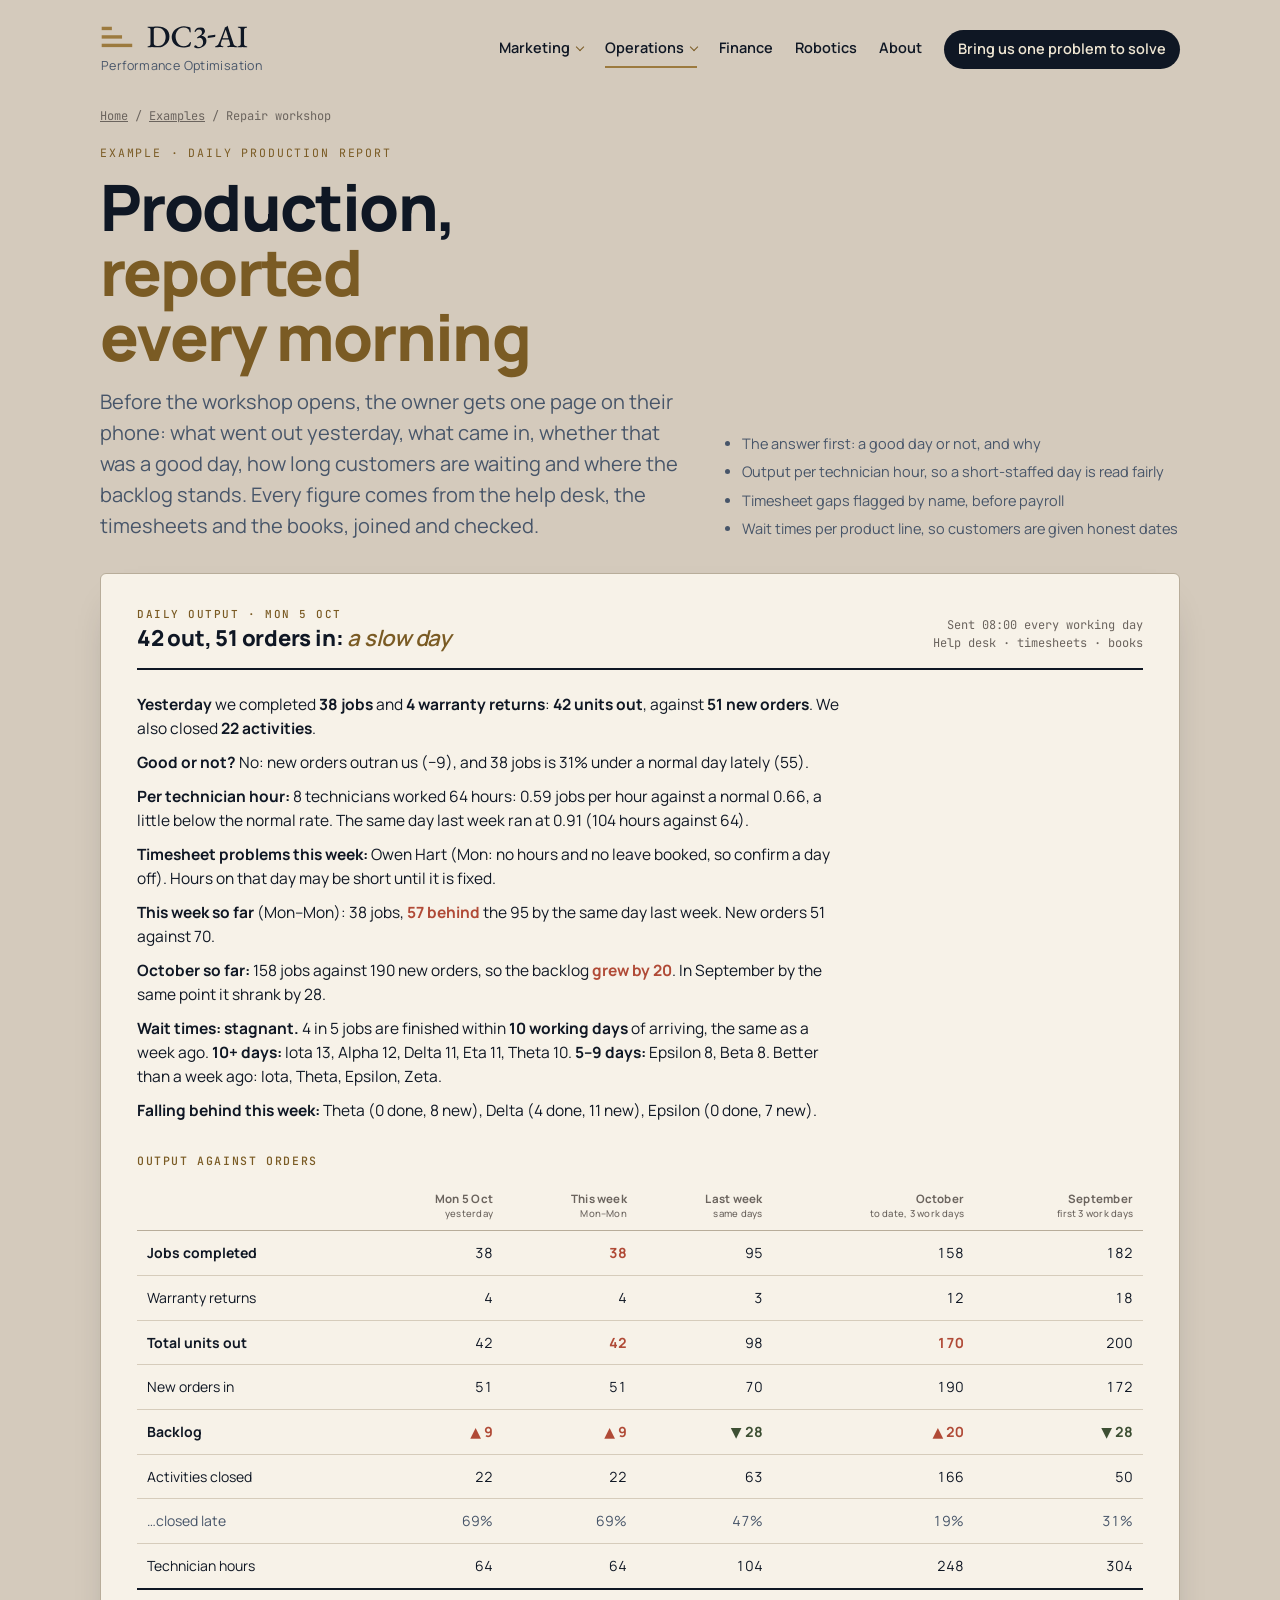
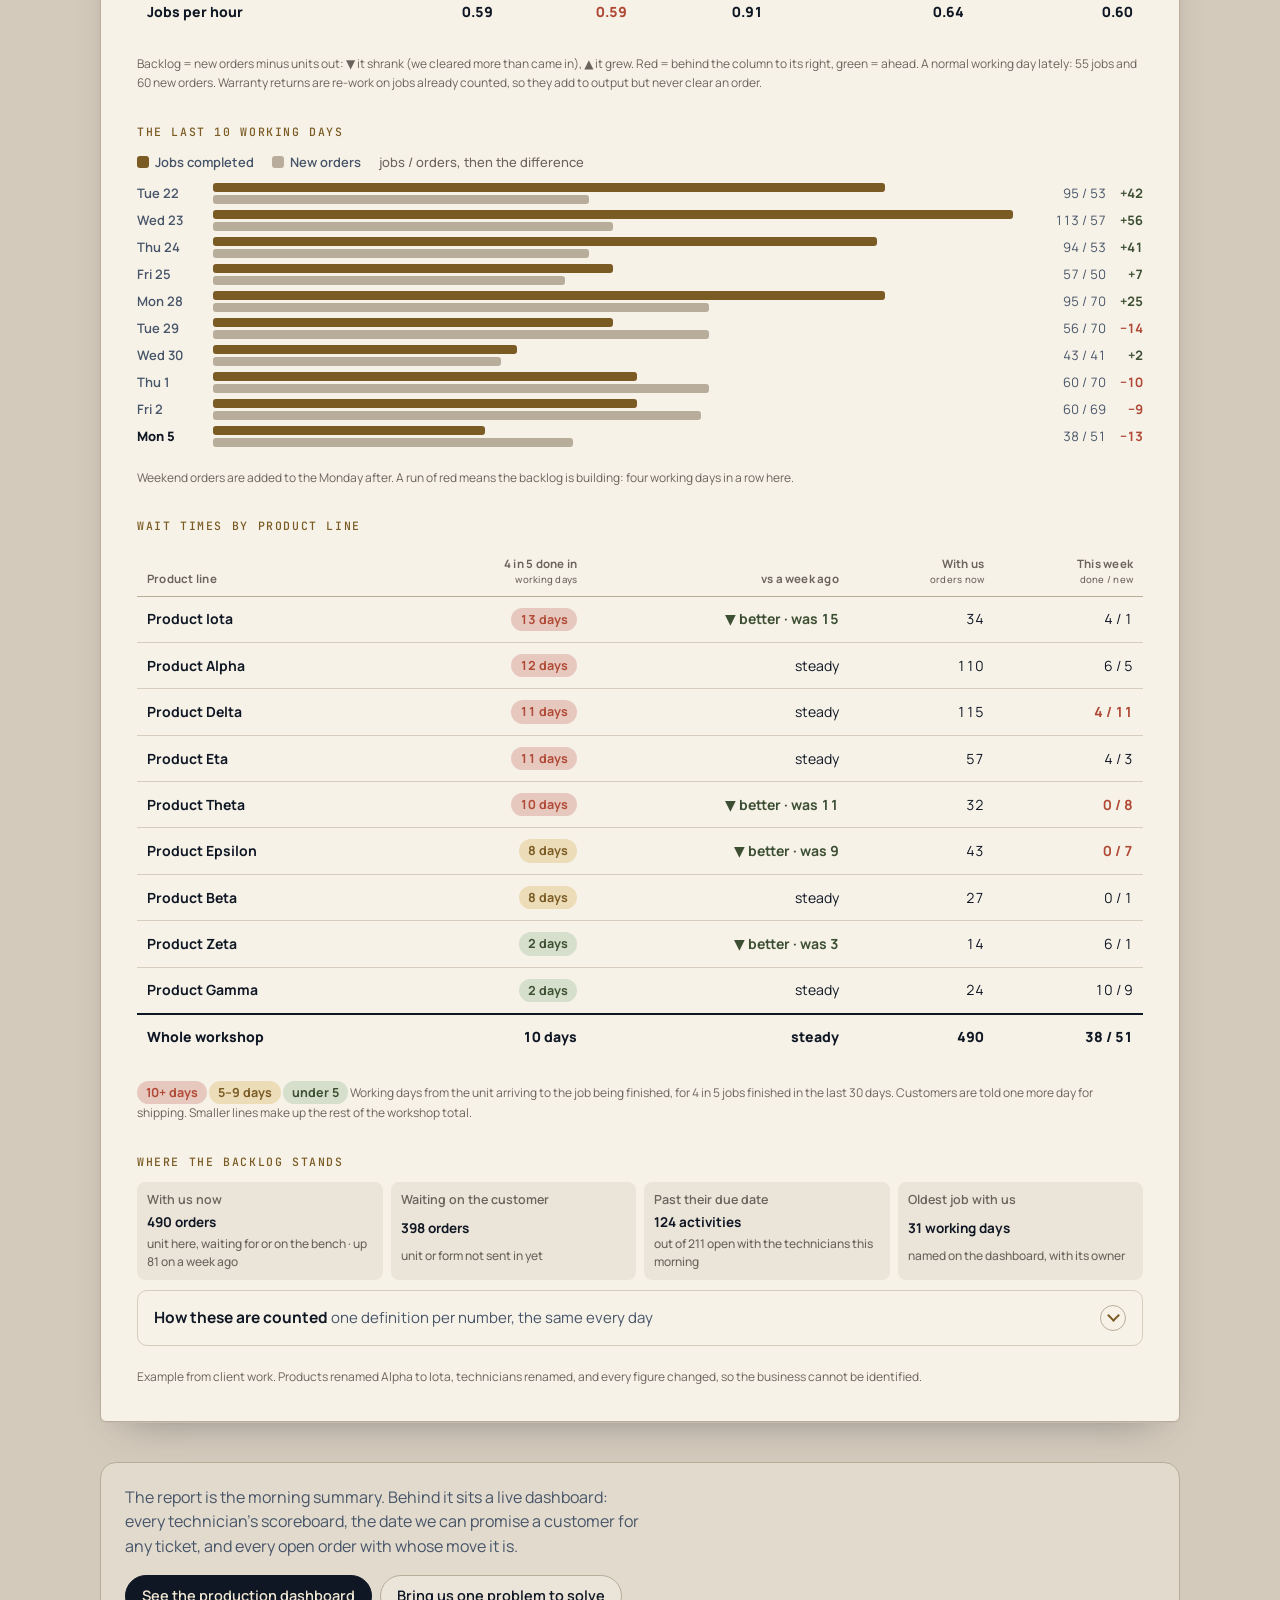
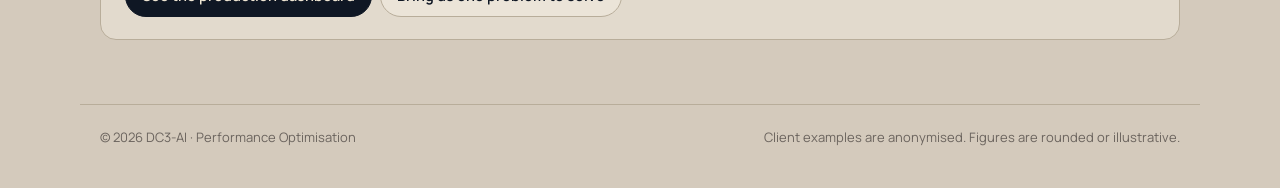
<file: examples/workshop/production-report.html>
<!doctype html>
<html lang="en-GB">
<head>
<meta charset="utf-8">
<meta name="viewport" content="width=device-width, initial-scale=1, viewport-fit=cover">
<title>Production Report Example · DC3-AI</title>
<meta name="description" content="An example daily production report for a repair workshop: units out against orders in, jobs per technician hour, wait times by product line and where the backlog stands, in plain sentences every morning.">
<link rel="icon" href="../../assets/favicon.svg" type="image/svg+xml">
<link rel="preconnect" href="https://fonts.googleapis.com">
<link rel="preconnect" href="https://fonts.gstatic.com" crossorigin>
<link href="https://fonts.googleapis.com/css2?family=Manrope:wght@400;500;600;700;800&family=JetBrains+Mono:wght@400;500&display=swap" rel="stylesheet">
<link rel="stylesheet" href="../../assets/site.css?v=c00ceda6">
</head>
<body>
<header class="site-head">
  <a class="lockup" href="../../index.html" aria-label="DC3-AI home">
    <img src="../../assets/logo.svg" alt="DC3-AI" width="150" height="26">
    <span class="descriptor">Performance Optimisation</span>
  </a>
  <nav class="site-nav" aria-label="Main">
    <div class="nav-item"><a href="../../marketing.html">Marketing</a><div class="nav-menu"><a href="../../examples/online-retail/fortnightly-tracker.html">Fortnightly tracker</a><a href="../../examples/online-retail/management-pack.html">Management pack</a><a href="../../marketing.html#changes">Change monitoring</a></div></div>
    <div class="nav-item"><a href="../../operations.html" aria-current="page">Operations</a><div class="nav-menu"><a href="../../examples/workshop/production-report.html">Production report</a><a href="../../examples/workshop/production-dashboard.html">Production dashboard</a><a href="../../operations.html#service">Customer service</a></div></div>
    <a href="../../finance.html">Finance</a>
    <a href="../../robotics.html">Robotics</a>
    <a href="../../index.html#about">About</a>
    <a class="cta" href="../../solve.html">Bring us one problem to solve</a>
  </nav>
</header>
<main class="wrap">
  <p class="crumbs"><a href="../../index.html">Home</a> / <a href="../../examples/index.html">Examples</a> / Repair workshop</p>
  <div class="doc-intro">
    <div>
      <p class="eyebrow">Example · daily production report</p>
      <h1>Production, <em>reported every morning</em></h1>
      <p class="lede">Before the workshop opens, the owner gets one page on their phone: what went out yesterday, what came in, whether that was a good day, how long customers are waiting and where the backlog stands. Every figure comes from the help desk, the timesheets and the books, joined and checked.</p>
    </div>
    <ul>
      <li>The answer first: a good day or not, and why</li>
      <li>Output per technician hour, so a short-staffed day is read fairly</li>
      <li>Timesheet gaps flagged by name, before payroll</li>
      <li>Wait times per product line, so customers are given honest dates</li>
    </ul>
  </div>

  <article class="doc prod-report" aria-label="Example daily production report">
    <div class="doc-head">
      <div class="t"><span>Daily output · Mon 5 Oct</span>42 out, 51 orders in: <em class="slow">a slow day</em></div>
      <div class="meta">Sent 08:00 every working day<br>Help desk · timesheets · books</div>
    </div>

    <div class="pr-lines">
      <p><b>Yesterday</b> we completed <b>38 jobs</b> and <b>4 warranty returns</b>: <b>42 units out</b>, against <b>51 new orders</b>. We also closed <b>22 activities</b>.</p>
      <p><b>Good or not?</b> No: new orders outran us (−9), and 38 jobs is 31% under a normal day lately (55).</p>
      <p><b>Per technician hour:</b> 8 technicians worked 64 hours: 0.59 jobs per hour against a normal 0.66, a little below the normal rate. The same day last week ran at 0.91 (104 hours against 64).</p>
      <p><b>Timesheet problems this week:</b> Owen Hart (Mon: no hours and no leave booked, so confirm a day off). Hours on that day may be short until it is fixed.</p>
      <p><b>This week so far</b> (Mon–Mon): 38 jobs, <span class="dn">57 behind</span> the 95 by the same day last week. New orders 51 against 70.</p>
      <p><b>October so far:</b> 158 jobs against 190 new orders, so the backlog <span class="dn">grew by 20</span>. In September by the same point it shrank by 28.</p>
      <p><b>Wait times: stagnant.</b> 4 in 5 jobs are finished within <b>10 working days</b> of arriving, the same as a week ago. <b>10+ days:</b> Iota 13, Alpha 12, Delta 11, Eta 11, Theta 10. <b>5–9 days:</b> Epsilon 8, Beta 8. Better than a week ago: Iota, Theta, Epsilon, Zeta.</p>
      <p><b>Falling behind this week:</b> Theta (0 done, 8 new), Delta (4 done, 11 new), Epsilon (0 done, 7 new).</p>
    </div>

    <h4>Output against orders</h4>
    <div class="tbl">
      <table class="pr-table">
        <thead><tr><th></th><th>Mon 5 Oct<small>yesterday</small></th><th>This week<small>Mon–Mon</small></th><th>Last week<small>same days</small></th><th>October<small>to date, 3 work days</small></th><th>September<small>first 3 work days</small></th></tr></thead>
        <tbody>
          <tr><td><b>Jobs completed</b></td><td>38</td><td class="dn">38</td><td>95</td><td>158</td><td>182</td></tr>
          <tr><td>Warranty returns</td><td>4</td><td>4</td><td>3</td><td>12</td><td>18</td></tr>
          <tr><td><b>Total units out</b></td><td>42</td><td class="dn">42</td><td>98</td><td class="dn">170</td><td>200</td></tr>
          <tr><td>New orders in</td><td>51</td><td>51</td><td>70</td><td>190</td><td>172</td></tr>
          <tr><td><b>Backlog</b></td><td class="dn">▲ 9</td><td class="dn">▲ 9</td><td class="up">▼ 28</td><td class="dn">▲ 20</td><td class="up">▼ 28</td></tr>
          <tr><td>Activities closed</td><td>22</td><td>22</td><td>63</td><td>166</td><td>50</td></tr>
          <tr class="sub-row"><td>…closed late</td><td>69%</td><td>69%</td><td>47%</td><td>19%</td><td>31%</td></tr>
          <tr><td>Technician hours</td><td>64</td><td>64</td><td>104</td><td>248</td><td>304</td></tr>
          <tr class="total"><td>Jobs per hour</td><td>0.59</td><td class="dn">0.59</td><td>0.91</td><td>0.64</td><td>0.60</td></tr>
        </tbody>
      </table>
    </div>
    <p class="fine">Backlog = new orders minus units out: ▼ it shrank (we cleared more than came in), ▲ it grew. Red = behind the column to its right, green = ahead. A normal working day lately: 55 jobs and 60 new orders. Warranty returns are re-work on jobs already counted, so they add to output but never clear an order.</p>

    <h4>The last 10 working days</h4>
    <div class="pr-legend"><span><i class="j"></i>Jobs completed</span><span><i class="o"></i>New orders</span><span class="m">jobs / orders, then the difference</span></div>
    <div class="pr-bars" role="img" aria-label="Jobs completed against new orders for each of the last ten working days">
      <div class="pr-day"><span class="d">Tue 22</span><div class="b"><i class="j" style="width:84%"></i><i class="o" style="width:47%"></i></div><span class="v">95 / 53 <b class="up">+42</b></span></div>
      <div class="pr-day"><span class="d">Wed 23</span><div class="b"><i class="j" style="width:100%"></i><i class="o" style="width:50%"></i></div><span class="v">113 / 57 <b class="up">+56</b></span></div>
      <div class="pr-day"><span class="d">Thu 24</span><div class="b"><i class="j" style="width:83%"></i><i class="o" style="width:47%"></i></div><span class="v">94 / 53 <b class="up">+41</b></span></div>
      <div class="pr-day"><span class="d">Fri 25</span><div class="b"><i class="j" style="width:50%"></i><i class="o" style="width:44%"></i></div><span class="v">57 / 50 <b class="up">+7</b></span></div>
      <div class="pr-day"><span class="d">Mon 28</span><div class="b"><i class="j" style="width:84%"></i><i class="o" style="width:62%"></i></div><span class="v">95 / 70 <b class="up">+25</b></span></div>
      <div class="pr-day"><span class="d">Tue 29</span><div class="b"><i class="j" style="width:50%"></i><i class="o" style="width:62%"></i></div><span class="v">56 / 70 <b class="dn">−14</b></span></div>
      <div class="pr-day"><span class="d">Wed 30</span><div class="b"><i class="j" style="width:38%"></i><i class="o" style="width:36%"></i></div><span class="v">43 / 41 <b class="up">+2</b></span></div>
      <div class="pr-day"><span class="d">Thu 1</span><div class="b"><i class="j" style="width:53%"></i><i class="o" style="width:62%"></i></div><span class="v">60 / 70 <b class="dn">−10</b></span></div>
      <div class="pr-day"><span class="d">Fri 2</span><div class="b"><i class="j" style="width:53%"></i><i class="o" style="width:61%"></i></div><span class="v">60 / 69 <b class="dn">−9</b></span></div>
      <div class="pr-day now"><span class="d">Mon 5</span><div class="b"><i class="j" style="width:34%"></i><i class="o" style="width:45%"></i></div><span class="v">38 / 51 <b class="dn">−13</b></span></div>
    </div>
    <p class="fine">Weekend orders are added to the Monday after. A run of red means the backlog is building: four working days in a row here.</p>

    <h4>Wait times by product line</h4>
    <div class="tbl">
      <table class="pr-table">
        <thead><tr><th>Product line</th><th>4 in 5 done in<small>working days</small></th><th>vs a week ago</th><th>With us<small>orders now</small></th><th>This week<small>done / new</small></th></tr></thead>
        <tbody>
          <tr><td><b>Product Iota</b></td><td><span class="wt r">13 days</span></td><td class="up">▼ better · was 15</td><td>34</td><td>4 / 1</td></tr>
          <tr><td><b>Product Alpha</b></td><td><span class="wt r">12 days</span></td><td>steady</td><td>110</td><td>6 / 5</td></tr>
          <tr><td><b>Product Delta</b></td><td><span class="wt r">11 days</span></td><td>steady</td><td>115</td><td class="dn">4 / 11</td></tr>
          <tr><td><b>Product Eta</b></td><td><span class="wt r">11 days</span></td><td>steady</td><td>57</td><td>4 / 3</td></tr>
          <tr><td><b>Product Theta</b></td><td><span class="wt r">10 days</span></td><td class="up">▼ better · was 11</td><td>32</td><td class="dn">0 / 8</td></tr>
          <tr><td><b>Product Epsilon</b></td><td><span class="wt a">8 days</span></td><td class="up">▼ better · was 9</td><td>43</td><td class="dn">0 / 7</td></tr>
          <tr><td><b>Product Beta</b></td><td><span class="wt a">8 days</span></td><td>steady</td><td>27</td><td>0 / 1</td></tr>
          <tr><td><b>Product Zeta</b></td><td><span class="wt g">2 days</span></td><td class="up">▼ better · was 3</td><td>14</td><td>6 / 1</td></tr>
          <tr><td><b>Product Gamma</b></td><td><span class="wt g">2 days</span></td><td>steady</td><td>24</td><td>10 / 9</td></tr>
          <tr class="total"><td>Whole workshop</td><td>10 days</td><td>steady</td><td>490</td><td>38 / 51</td></tr>
        </tbody>
      </table>
    </div>
    <p class="fine"><span class="wt r">10+ days</span> <span class="wt a">5–9 days</span> <span class="wt g">under 5</span> Working days from the unit arriving to the job being finished, for 4 in 5 jobs finished in the last 30 days. Customers are told one more day for shipping. Smaller lines make up the rest of the workshop total.</p>

    <h4>Where the backlog stands</h4>
    <div class="facts pr-facts">
      <div>With us now<b>490 orders</b><span>unit here, waiting for or on the bench · up 81 on a week ago</span></div>
      <div>Waiting on the customer<b>398 orders</b><span>unit or form not sent in yet</span></div>
      <div>Past their due date<b>124 activities</b><span>out of 211 open with the technicians this morning</span></div>
      <div>Oldest job with us<b>31 working days</b><span>named on the dashboard, with its owner</span></div>
    </div>

    <details class="sec">
      <summary><span class="sum-t"><b>How these are counted</b> <span class="sum-h">one definition per number, the same every day</span></span><span class="chev" aria-hidden="true"></span></summary>
      <div class="sec-body">
        <p><b>Job</b> = an order finished for the first time, as recorded on the help desk. A ticket reopened later is never counted twice. <b>Warranty return</b> = re-work on a returned unit: extra work, never inside jobs. <b>New orders</b> = paid orders from the books by order date, one per order; cancelled orders and shipping-only charges never count. <b>Activity</b> = a help-desk task closed by a technician; late = closed after its due date. <b>Technician hours</b> = hours on the payroll timesheets, leave and holidays excluded; a day with no hours and no leave booked is flagged by name. <b>Wait time</b> = working days from the unit arriving to the job being finished, weekends and company holidays skipped.</p>
      </div>
    </details>
    <p class="fine">Example from client work. Products renamed Alpha to Iota, technicians renamed, and every figure changed, so the business cannot be identified.</p>
  </article>

  <div class="next">
    <p>The report is the morning summary. Behind it sits a live dashboard: every technician’s scoreboard, the date we can promise a customer for any ticket, and every open order with whose move it is.</p>
    <div class="button-row" style="margin-top:0"><a class="btn key" href="../../examples/workshop/production-dashboard.html">See the production dashboard</a><a class="btn" href="../../solve.html">Bring us one problem to solve</a></div>
  </div>
</main>
<footer class="site-foot">
  <span>© 2026 DC3-AI · Performance Optimisation</span>
  <span>Client examples are anonymised. Figures are rounded or illustrative.</span>
</footer>
<script>
  // Copy buttons: any button with data-copy="<element id>" copies that element's text.
  document.querySelectorAll('button[data-copy]').forEach(function (btn) {
    var label = btn.textContent;
    btn.addEventListener('click', function () {
      var el = document.getElementById(btn.getAttribute('data-copy'));
      var text = el.textContent.trim();
      var fallback = function () {
        var r = document.createRange(); r.selectNodeContents(el);
        var s = window.getSelection(); s.removeAllRanges(); s.addRange(r);
        btn.textContent = 'Selected: press Ctrl+C';
      };
      if (navigator.clipboard && navigator.clipboard.writeText) {
        navigator.clipboard.writeText(text).then(function () {
          btn.textContent = 'Copied';
          setTimeout(function () { btn.textContent = label; }, 1800);
        }, fallback);
      } else { fallback(); }
    });
  });
</script>
</body>
</html>
</file>
<file: assets/site.css>
/* DC3-AI website — shared styles.
   Tokens mirror brand/tokens.css (Sage-bone canvas, brass accent, Manrope + JetBrains Mono).
   Single light theme by choice: the DC3 public brand has no dark variant. */
:root {
  color-scheme: light;
  --bg: #d4cabc;
  --surface: #e2dacd;
  --surface-high: #ebe4d8;
  --cream: #efe6d3;
  --paper: #f7f2e8;
  --ink: #0f1724;
  --dim: #475569;
  --muted: #6b645e;
  --line: #b8ad9a;
  --line-soft: #c7bcab;
  --line-faint: #d6ccbb;
  --brass: #9c7a3e;
  --brass-deep: #7a5b24;
  --brass-soft: #c9a876;
  --ok: #3d4f33;
  --ok-dot: #6b8a5d;
  --ok-bg: #d5dfcc;
  --warn-bg: #ecdcb8;
  --bad: #b04a36;
  --bad-bg: #e7c8bf;
  --on-ink-dim: #cbd2dc;
  --font-body: 'Manrope', system-ui, -apple-system, 'Segoe UI', sans-serif;
  --font-mono: 'JetBrains Mono', ui-monospace, Consolas, monospace;
}
* { box-sizing: border-box; }
html { scroll-behavior: smooth; }
@media (prefers-reduced-motion: reduce) { html { scroll-behavior: auto; } }
body { margin: 0; background: var(--bg); color: var(--ink); font-family: var(--font-body); font-size: 16px; line-height: 1.55; }
img { max-width: 100%; }
p { margin: 0; }
a { color: var(--brass-deep); }
:focus-visible { outline: 2px solid var(--brass-deep); outline-offset: 2px; }
td, .kpi b, .br .v, .big, .tile .num { font-variant-numeric: tabular-nums; }
.wrap { max-width: 1120px; margin: 0 auto; padding-inline: 20px; padding-block: 0 64px; }

/* ---------- site header and footer ---------- */
.site-head { max-width: 1120px; margin: 0 auto; padding-inline: 20px; padding-block: 24px; display: flex; flex-wrap: wrap; align-items: center; justify-content: space-between; gap: 18px; }
.lockup { display: inline-flex; flex-direction: column; align-items: flex-start; gap: 6px; text-decoration: none; }
.lockup img { height: 26px; width: auto; display: block; }
.descriptor { font-size: 12.5px; color: var(--dim); letter-spacing: .03em; padding-left: 1px; white-space: nowrap; }
.site-nav { display: flex; flex-wrap: wrap; align-items: center; gap: 4px 22px; }
.site-nav a { color: var(--ink); text-decoration: none; font-size: 14.5px; font-weight: 600; padding-block: 6px; border-bottom: 2px solid transparent; }
.site-nav a:hover { border-bottom-color: var(--brass-soft); }
.site-nav a[aria-current="page"] { border-bottom-color: var(--brass); }
.site-nav a.cta { padding: 8px 14px; border-radius: 999px; background: var(--ink); color: var(--cream); border: 0; }
.site-nav a.cta:hover { background: var(--brass-deep); }
.site-foot { max-width: 1120px; margin: 0 auto; padding-inline: 20px; padding-block: 22px 40px; border-top: 1px solid var(--line); display: flex; flex-wrap: wrap; justify-content: space-between; gap: 12px; font-size: 13px; color: var(--muted); }
.site-foot a { color: var(--muted); }
.crumbs { font-family: var(--font-mono); font-size: 12px; color: var(--muted); margin: 8px 0 18px; }
.crumbs a { color: var(--muted); }

/* ---------- type ---------- */
.eyebrow { font-family: var(--font-mono); font-size: 11.5px; letter-spacing: .16em; text-transform: uppercase; color: var(--brass-deep); margin-bottom: 12px; }
h1 { font-size: clamp(34px, 6vw, 64px); line-height: 1.02; letter-spacing: -.025em; font-weight: 800; margin: 0 0 16px; text-wrap: balance; max-width: 17ch; }
h1 em, h2 em { font-style: normal; color: var(--brass-deep); }
h2 { font-size: clamp(26px, 3.8vw, 38px); line-height: 1.1; letter-spacing: -.02em; font-weight: 800; margin: 0 0 8px; text-wrap: balance; }
h3 { font-size: 16px; line-height: 1.3; font-weight: 700; margin: 0 0 4px; }
.lede { font-size: clamp(17px, 2vw, 20px); color: var(--dim); max-width: 50ch; }
section { margin-top: 96px; scroll-margin-top: 16px; }
.hero { padding-top: 36px; }
.sub { color: var(--dim); max-width: 58ch; margin-bottom: 28px; }
.button-row { display: flex; flex-wrap: wrap; gap: 8px; margin-top: 26px; }
.btn { display: inline-block; font-size: 14.5px; font-weight: 600; color: var(--ink); text-decoration: none; padding: 9px 16px; border-radius: 999px; border: 1px solid var(--line); background: var(--surface-high); }
.btn:hover { border-color: var(--brass-deep); }
.btn.key { background: var(--ink); color: var(--cream); border-color: var(--ink); }
.btn.key:hover { background: var(--brass-deep); border-color: var(--brass-deep); }

/* ---------- the second-brain diagram ---------- */
.brain-map { margin-top: 44px; display: grid; grid-template-columns: minmax(0, 1fr) minmax(220px, .9fr) minmax(0, 1fr); align-items: center; }
.col { display: grid; gap: 12px; }
.col-h { font-family: var(--font-mono); font-size: 11.5px; letter-spacing: .16em; text-transform: uppercase; color: var(--brass-deep); display: flex; align-items: center; gap: 8px; }
.col-h b { font-family: var(--font-body); font-size: 13px; letter-spacing: .02em; text-transform: none; color: var(--muted); font-weight: 600; }
.col.in .col-h { margin-right: 34px; }
.col.out .col-h { margin-left: 34px; }
.node { position: relative; display: flex; align-items: center; gap: 10px; background: var(--surface-high); border: 1px solid var(--line); border-radius: 12px; padding: 12px 14px; font-weight: 600; font-size: 15px; }
.node svg { flex: none; width: 20px; height: 20px; stroke: var(--brass-deep); fill: none; stroke-width: 1.6; stroke-linecap: round; stroke-linejoin: round; }
.node small { display: block; font-weight: 500; font-size: 12.5px; color: var(--muted); }
.col.in .node { margin-right: 34px; }
.col.out .node { margin-left: 34px; background: var(--cream); border-color: var(--brass-soft); }
.col.in .node::after, .col.out .node::before { content: ""; position: absolute; top: 50%; width: 34px; height: 2px; background-image: linear-gradient(90deg, var(--brass) 50%, transparent 50%); background-size: 10px 2px; animation: flow 1.2s linear infinite; }
.col.in .node::after { left: 100%; }
.col.out .node::before { right: 100%; }
@keyframes flow { to { background-position: 10px 0; } }
.core { background: var(--ink); color: var(--cream); border-radius: 22px; padding: 28px 22px; text-align: center; }
.core .k { font-family: var(--font-mono); font-size: 11px; letter-spacing: .18em; text-transform: uppercase; color: var(--brass-soft); }
.core .t { font-size: 26px; font-weight: 800; line-height: 1.1; margin: 8px 0 14px; }
.core ul { list-style: none; margin: 0; padding: 0; display: grid; gap: 6px; font-size: 13.5px; }
.core li { display: flex; align-items: center; justify-content: center; gap: 8px; }
.core li::before { content: ""; width: 6px; height: 6px; border-radius: 50%; background: var(--brass-soft); }
.down { display: none; }

/* ---------- four steps ---------- */
.steps { display: grid; grid-template-columns: repeat(4, minmax(0, 1fr)); gap: 18px; position: relative; }
.steps::before { content: ""; position: absolute; left: 28px; right: 28px; top: 27px; height: 2px; background: var(--line); }
.steps.three { grid-template-columns: repeat(3, minmax(0, 1fr)); }
.st { position: relative; }
.st .dot { width: 56px; height: 56px; border-radius: 50%; display: grid; place-items: center; background: var(--surface-high); border: 2px solid var(--brass); font-family: var(--font-mono); font-size: 18px; color: var(--brass-deep); margin-bottom: 14px; position: relative; }
.st.ai .dot { background: var(--ink); color: var(--cream); border-color: var(--ink); }
.st p { color: var(--dim); font-size: 14.5px; }
.st h3 { font-size: 18px; }

/* ---------- big stat with bars ---------- */
.stat { display: grid; grid-template-columns: minmax(0, .9fr) minmax(0, 1.1fr); gap: 40px; align-items: center; background: var(--surface); border: 1px solid var(--line); border-radius: 20px; padding: 36px; }
.big { font-size: clamp(72px, 12vw, 132px); font-weight: 800; line-height: .9; letter-spacing: -.04em; color: var(--brass-deep); }
.big span { font-size: .45em; letter-spacing: 0; }
.stat .cap { font-size: 18px; font-weight: 600; margin-top: 12px; max-width: 28ch; }
.bars { display: grid; gap: 18px; }
.bar-l { display: flex; justify-content: space-between; gap: 12px; font-size: 14px; margin-bottom: 6px; }
.bar-l b { font-family: var(--font-mono); font-weight: 500; white-space: nowrap; }
.track { height: 26px; border-radius: 6px; background: var(--surface-high); overflow: hidden; }
.fill { height: 100%; border-radius: 6px; }
.fill.real { background: var(--ok-dot); }
.fill.claim { background: repeating-linear-gradient(135deg, var(--bad) 0 8px, #c25d48 8px 16px); }
.stat .note { font-size: 12.5px; color: var(--muted); margin-top: 4px; }

/* ---------- two-sided comparison ---------- */
.vs, .ease { display: grid; grid-template-columns: minmax(0, 1fr) minmax(0, 1fr); gap: 16px; }
.ease { margin-bottom: 26px; }
.side { border-radius: 18px; padding: 26px; }
.side.plain { background: var(--surface); border: 1px solid var(--line); }
.side.dark { background: var(--ink); color: var(--cream); }
.side .k { font-family: var(--font-mono); font-size: 11px; letter-spacing: .16em; text-transform: uppercase; color: var(--muted); }
.side.dark .k { color: var(--brass-soft); }
.side h3 { font-size: 22px; margin: 6px 0 16px; }
.side ul { list-style: none; margin: 0; padding: 0; display: grid; gap: 10px; }
.side li { display: grid; grid-template-columns: 22px minmax(0, 1fr); gap: 8px; font-size: 15px; }
.side.plain li { color: var(--dim); }
.side.plain li::before { content: "–"; color: var(--muted); font-weight: 700; }
.side.dark li::before { content: "✓"; color: var(--brass-soft); font-weight: 700; }

/* ---------- rhythm timeline ---------- */
.rhythm { background: var(--surface); border: 1px solid var(--line); border-radius: 20px; padding: 28px; }
.lanes { display: grid; gap: 22px; margin-top: 8px; }
.lane-l { font-weight: 700; font-size: 15px; margin-bottom: 8px; }
.lane-l span { font-weight: 500; color: var(--muted); font-size: 13px; }
.line { position: relative; height: 34px; border-radius: 8px; background: var(--surface-high); }
.tickmarks { position: absolute; inset: 0; background-image: repeating-linear-gradient(90deg, var(--line-soft) 0 1px, transparent 1px calc(100% / 10)); border-radius: 8px; }
.mk { position: absolute; top: 50%; transform: translate(-50%, -50%); width: 16px; height: 16px; border-radius: 50%; border: 3px solid var(--surface); }
.mk.start { background: var(--bad); }
.mk.seen { background: var(--brass); }
.mk.conf { background: var(--ink); }
.gap { position: absolute; top: 50%; height: 4px; transform: translateY(-50%); background: var(--bad-bg); }
.axis { display: flex; justify-content: space-between; font-family: var(--font-mono); font-size: 11px; color: var(--muted); margin-top: 6px; }
.legend { display: flex; flex-wrap: wrap; gap: 16px; margin-top: 18px; font-size: 13px; color: var(--dim); }
.legend span { display: inline-flex; align-items: center; gap: 6px; }
.legend i { width: 12px; height: 12px; border-radius: 50%; display: inline-block; }
.gain { margin-top: 16px; font-size: 18px; font-weight: 700; }
.gain em { font-style: normal; color: var(--brass-deep); }

/* ---------- the watchers ---------- */
.watch { display: grid; grid-template-columns: minmax(0, 1.5fr) minmax(0, 1fr); gap: 28px; align-items: start; background: var(--surface); border: 1px solid var(--line); border-radius: 20px; padding: 28px; }
.wchart { width: 100%; height: auto; display: block; }
.wchart .band { fill: var(--ok-dot); opacity: .18; }
.wchart .norm { stroke: var(--ok-dot); stroke-width: 1.5; stroke-dasharray: 4 5; fill: none; }
.wchart .trend { stroke: var(--bad); stroke-width: 2.5; stroke-dasharray: 2 6; stroke-linecap: round; fill: none; }
.wchart .series { stroke: var(--ink); stroke-width: 2.5; fill: none; stroke-linejoin: round; }
.wchart .pt { stroke: var(--surface); stroke-width: 2; }
.wchart .hot, .wchart .m-hot { fill: var(--bad); }
.wchart .warm, .wchart .m-warm { fill: var(--brass); }
.wchart .calm, .wchart .m-calm { fill: var(--ok-dot); }
.wchart .lead { stroke: var(--muted); stroke-width: 1; }
.wchart .mk-t { fill: var(--cream); font: 700 16px var(--font-body); text-anchor: middle; }
.wchart .lbl { fill: var(--muted); font: 500 13px var(--font-mono); }
.charts { display: grid; gap: 18px; }
.chart-h { font-size: 16px; font-weight: 700; color: var(--ink); margin-bottom: 6px; }
.chart-note { font-size: 12.5px; color: var(--muted); }
.wkey { list-style: none; margin: 0; padding: 0; display: grid; gap: 12px; }
.wkey li { display: grid; grid-template-columns: 30px minmax(0, 1fr); gap: 10px; font-size: 14.5px; color: var(--dim); }
.wkey b { color: var(--ink); }
.wkey .badge { width: 26px; height: 26px; border-radius: 50%; display: grid; place-items: center; color: var(--cream); font-weight: 700; font-size: 13px; }
.chips { display: flex; flex-wrap: wrap; gap: 8px; margin-top: 22px; }
.chips span { padding: 7px 12px; border-radius: 999px; border: 1px solid var(--line); background: var(--surface-high); font-size: 13.5px; font-weight: 600; }
.chips span.key { background: var(--ink); color: var(--cream); border-color: var(--ink); }

/* ---------- proof tiles ---------- */
.tiles { display: grid; grid-template-columns: repeat(3, minmax(0, 1fr)); gap: 16px; }
.tile { background: var(--surface-high); border: 1px solid var(--line); border-radius: 16px; padding: 22px; }
.tile .num { font-size: 40px; font-weight: 800; line-height: 1; color: var(--brass-deep); margin-bottom: 10px; }
.tile p { color: var(--dim); font-size: 14.5px; }

/* ---------- interpreted for you ---------- */
.interpret { margin-top: 20px; display: grid; grid-template-columns: minmax(0, 1fr) minmax(0, 1.1fr); gap: 24px; align-items: center; background: var(--ink); color: var(--cream); border-radius: 20px; padding: 28px; }
.interpret h3 { font-size: 22px; line-height: 1.25; margin-bottom: 10px; }
.interpret > div:first-child > p { color: var(--on-ink-dim); font-size: 15px; }
.sample { background: var(--cream); color: var(--ink); border-radius: 14px; padding: 18px 20px; display: grid; gap: 10px; }
.sample-k { font-family: var(--font-mono); font-size: 10.5px; letter-spacing: .14em; text-transform: uppercase; color: var(--muted); }
.sample p { color: var(--ink); font-size: 14.5px; display: grid; grid-template-columns: 14px minmax(0, 1fr); gap: 8px; align-items: baseline; }
.s-dot { width: 9px; height: 9px; border-radius: 50%; display: inline-block; }
.sample .decision { display: block; border-top: 1px solid var(--line-soft); padding-top: 10px; font-weight: 700; color: var(--brass-deep); }

/* ---------- example cards (home + examples hub) ---------- */
.ex-grid { display: grid; grid-template-columns: repeat(2, minmax(0, 1fr)); gap: 16px; }
.ex { display: grid; grid-template-rows: auto 1fr; background: var(--paper); border: 1px solid var(--line); border-radius: 16px; overflow: hidden; color: var(--ink); text-decoration: none; transition: transform .15s ease, box-shadow .15s ease; }
.ex:hover { transform: translateY(-2px); box-shadow: 0 16px 32px -22px rgba(15,23,36,.5); }
.ex .peek { background: var(--surface); border-bottom: 1px solid var(--line); padding: 18px 20px; }
.ex .body { padding: 20px; display: grid; gap: 8px; align-content: start; }
.ex .k { font-family: var(--font-mono); font-size: 10.5px; letter-spacing: .14em; text-transform: uppercase; color: var(--brass-deep); }
.ex h3 { font-size: 20px; margin: 0; }
.ex p { color: var(--dim); font-size: 14.5px; }
.ex .go { font-weight: 700; font-size: 14.5px; color: var(--brass-deep); margin-top: 4px; }
.peek-rows { display: grid; gap: 7px; }
.peek-row { display: grid; grid-template-columns: 90px minmax(0, 1fr) auto; gap: 10px; align-items: center; font-size: 12.5px; font-weight: 600; }
.peek-row i { height: 8px; border-radius: 4px; background: var(--ok-dot); display: block; }
.peek-row i.bad { background: var(--bad); }
.peek-row i.warn { background: var(--brass-soft); }
.peek-row i.neutral { background: var(--line); }
.peek-kpis { display: grid; grid-template-columns: repeat(3, minmax(0, 1fr)); gap: 8px; }
.peek-kpis div { background: var(--paper); border: 1px solid var(--line-faint); border-radius: 8px; padding: 8px 10px; font-size: 11.5px; color: var(--muted); font-weight: 600; }
.peek-kpis b { display: block; font-size: 18px; color: var(--ink); font-weight: 800; }
.sector { display: grid; grid-template-columns: minmax(0, .8fr) minmax(0, 1.2fr); gap: 32px; align-items: start; padding-top: 28px; border-top: 1px solid var(--line); }
.sector + .sector { margin-top: 40px; }
.sector h2 { font-size: clamp(24px, 3vw, 30px); }
.sector p { color: var(--dim); }
.soon { background: var(--surface); border: 1px dashed var(--line); border-radius: 16px; padding: 22px; color: var(--dim); font-size: 14.5px; }

/* ---------- the paper documents (tracker, board pack) ---------- */
.doc { background: var(--paper); border: 1px solid var(--line); border-radius: 6px; box-shadow: 0 1px 0 var(--line-soft), 0 18px 40px -24px rgba(15,23,36,.45); padding: 34px 36px; }
.doc-head { display: flex; flex-wrap: wrap; justify-content: space-between; align-items: flex-end; gap: 12px; padding-bottom: 16px; border-bottom: 2px solid var(--ink); margin-bottom: 22px; }
.doc-head .t { font-size: 22px; font-weight: 800; letter-spacing: -.01em; line-height: 1.15; }
.doc-head .t span { display: block; font-family: var(--font-mono); font-size: 11px; font-weight: 500; letter-spacing: .14em; text-transform: uppercase; color: var(--brass-deep); margin-bottom: 6px; }
.doc-head .meta { font-family: var(--font-mono); font-size: 12px; color: var(--muted); text-align: right; line-height: 1.5; }
.doc h4 { font-family: var(--font-mono); font-size: 11.5px; font-weight: 500; letter-spacing: .14em; text-transform: uppercase; color: var(--brass-deep); margin: 30px 0 12px; }
.doc .summary { font-size: 16.5px; max-width: 70ch; }
.kpis { display: grid; grid-template-columns: repeat(5, minmax(0, 1fr)); border: 1px solid var(--line-faint); border-radius: 10px; }
.kpis.four { grid-template-columns: repeat(4, minmax(0, 1fr)); }
.kpi { padding: 14px 16px; border-left: 1px solid var(--line-faint); min-width: 0; }
.kpi:first-child { border-left: 0; }
.kpi .l { font-size: 12.5px; color: var(--muted); font-weight: 600; }
.kpi b { display: block; font-size: 26px; font-weight: 800; line-height: 1.15; margin: 4px 0 2px; }
.kpi .c { font-size: 12.5px; color: var(--dim); }
.up { color: var(--ok); font-weight: 700; }
.dn { color: var(--bad); font-weight: 700; }
.tbl { overflow-x: auto; }
table { width: 100%; border-collapse: collapse; font-size: 14px; min-width: 680px; }
th { text-align: right; font-size: 11.5px; font-weight: 700; color: var(--muted); letter-spacing: .02em; padding: 8px 10px; border-bottom: 1px solid var(--line); vertical-align: bottom; }
th small { display: block; font-weight: 500; }
td { text-align: right; padding: 11px 10px; border-bottom: 1px solid var(--line-faint); vertical-align: middle; }
th:first-child, td:first-child { text-align: left; }
tr.total td { font-weight: 800; border-top: 2px solid var(--ink); border-bottom: 0; }
tr.sub-row td { color: var(--dim); }
td .name { font-weight: 700; color: var(--ink); text-decoration: none; }
td a.name { border-bottom: 1px dotted var(--brass); }
td a.name:hover { color: var(--brass-deep); }
td small { display: block; font-size: 12px; color: var(--muted); font-weight: 500; }
.pill { display: inline-block; font-size: 12px; font-weight: 700; padding: 3px 9px; border-radius: 999px; white-space: nowrap; }
.pill.ok { background: var(--ok-bg); color: var(--ok); }
.pill.up { background: var(--ok-dot); color: var(--paper); }
.pill.warn { background: var(--warn-bg); color: var(--brass-deep); }
.pill.bad { background: var(--bad); color: var(--paper); }
.row-trend { width: 96px; height: 28px; display: block; margin-left: auto; }
.row-trend polyline, .spark polyline { fill: none; stroke: var(--ink); stroke-width: 1.8; stroke-linejoin: round; vector-effect: non-scaling-stroke; }
.spark { width: 100%; height: 40px; display: block; }
.reads { display: grid; margin: 0; padding: 0; list-style: none; }
.reads li { display: grid; grid-template-columns: 150px minmax(0, 1fr); gap: 14px; font-size: 14.5px; padding: 10px 0; border-bottom: 1px solid var(--line-faint); }
.reads li:last-child { border-bottom: 0; }
.reads span { color: var(--dim); }
.detail { margin-top: 26px; background: var(--surface-high); border: 1px solid var(--line-faint); border-left: 4px solid var(--bad); border-radius: 10px; padding: 22px; scroll-margin-top: 16px; }
.detail .dh { display: flex; flex-wrap: wrap; justify-content: space-between; gap: 10px; align-items: center; margin-bottom: 14px; }
.detail .dh b { font-size: 18px; }
.twin { display: grid; grid-template-columns: repeat(2, minmax(0, 1fr)); gap: 18px; }
.twin .ch { font-size: 14px; font-weight: 700; margin-bottom: 4px; }
.twin .ch span { font-weight: 500; color: var(--muted); }
.dchart { width: 100%; height: auto; display: block; }
.dchart .grid { stroke: var(--line-faint); stroke-width: 1; }
.dchart .ax { fill: var(--muted); font: 500 10.5px var(--font-mono); }
.dchart .s { fill: none; stroke: var(--ink); stroke-width: 2.4; stroke-linejoin: round; }
.dchart .s.bad { stroke: var(--bad); }
.dchart .chg { stroke: var(--brass); stroke-width: 1.5; stroke-dasharray: 3 4; }
.dchart .chg-t { fill: var(--brass-deep); font: 700 10.5px var(--font-body); }
.dchart circle { stroke: var(--surface-high); stroke-width: 2; }
.found { margin-top: 16px; display: grid; gap: 8px; font-size: 14.5px; }
.found p { display: grid; grid-template-columns: 92px minmax(0, 1fr); gap: 10px; }
.found p b { font-family: var(--font-mono); font-size: 11px; letter-spacing: .1em; text-transform: uppercase; color: var(--brass-deep); padding-top: 3px; }
.doc .fine { margin-top: 22px; font-size: 12px; color: var(--muted); }
.bridge { display: grid; gap: 10px; max-width: 760px; }
.br { display: grid; grid-template-columns: 210px minmax(0, 1fr) 76px; gap: 12px; align-items: center; font-size: 14px; }
.br .v { font-family: var(--font-mono); font-size: 13px; text-align: right; }
.br .area { display: grid; grid-template-columns: 1fr 1fr; height: 22px; }
.br .neg { display: flex; justify-content: flex-end; border-right: 2px solid var(--ink); }
.br .pos { display: flex; justify-content: flex-start; }
.br .neg i, .br .pos i { display: block; height: 100%; }
.br .pos i { background: var(--ok-dot); border-radius: 0 4px 4px 0; }
.br .neg i { background: var(--bad); border-radius: 4px 0 0 4px; }
.br.tot { border-top: 1px solid var(--line); padding-top: 10px; font-weight: 800; }
.decisions { list-style: none; margin: 0; padding: 0; display: grid; gap: 12px; counter-reset: d; }
.decisions li { counter-increment: d; display: grid; grid-template-columns: 30px minmax(0, 1fr); gap: 10px; font-size: 14.5px; }
.decisions li::before { content: counter(d); width: 26px; height: 26px; border-radius: 50%; background: var(--ink); color: var(--cream); display: grid; place-items: center; font-weight: 700; font-size: 13px; }
.decisions b { display: block; }
.decisions span { color: var(--dim); }
.doc-intro { display: grid; grid-template-columns: minmax(0, 1.3fr) minmax(0, 1fr); gap: 32px; align-items: end; margin-bottom: 32px; }
.doc-intro ul { margin: 0; padding-left: 18px; color: var(--dim); font-size: 14.5px; display: grid; gap: 6px; }
.next { display: flex; flex-wrap: wrap; justify-content: space-between; align-items: center; gap: 16px; margin-top: 40px; padding: 22px 24px; background: var(--surface); border: 1px solid var(--line); border-radius: 16px; }
.next p { color: var(--dim); max-width: 52ch; }

/* ---------- founder + contact ---------- */
.end { display: grid; grid-template-columns: minmax(0, 1.2fr) minmax(0, 1fr); gap: 32px; align-items: center; }
.end p { color: var(--dim); max-width: 54ch; }
.contact { background: var(--cream); border: 1px solid var(--brass); border-radius: 16px; padding: 24px; }
.contact p { color: var(--dim); font-size: 14.5px; }
.contact .addr { font-family: var(--font-mono); font-size: 19px; color: var(--ink); user-select: all; word-break: break-all; margin: 12px 0 14px; }
.contact button { font: inherit; font-size: 14px; font-weight: 600; padding: 9px 15px; border-radius: 8px; border: 1px solid var(--brass-deep); background: transparent; color: var(--brass-deep); cursor: pointer; }
.contact button:hover { background: var(--surface-high); }
.small-print { margin-top: 56px; font-size: 12.5px; color: var(--muted); }

/* ---------- responsive ---------- */
@media (prefers-reduced-motion: reduce) { .col.in .node::after, .col.out .node::before { animation: none; } .ex { transition: none; } }
@media (max-width: 900px) {
  .brain-map { grid-template-columns: minmax(0, 1fr); gap: 14px; }
  .col.in .node, .col.out .node, .col.in .col-h, .col.out .col-h { margin: 0; }
  .col.in .node::after, .col.out .node::before { display: none; }
  .col { grid-template-columns: repeat(2, minmax(0, 1fr)); }
  .col-h { grid-column: 1 / -1; }
  .down { display: block; text-align: center; font-size: 22px; color: var(--brass); line-height: 1; }
  .steps { grid-template-columns: repeat(2, minmax(0, 1fr)); row-gap: 28px; }
  .steps::before { display: none; }
  .stat, .end, .watch, .interpret, .sector, .doc-intro { grid-template-columns: minmax(0, 1fr); gap: 28px; }
  .tiles { grid-template-columns: minmax(0, 1fr); }
  .kpis, .kpis.four { grid-template-columns: repeat(2, minmax(0, 1fr)); }
  .kpi { border-left: 0; border-top: 1px solid var(--line-faint); }
  .kpi:nth-child(-n+2) { border-top: 0; }
  .kpi:nth-child(even) { border-left: 1px solid var(--line-faint); }
  /* an odd tile left over on the last row spans the full width, so the lines run all the way across */
  .kpi:last-child:nth-child(odd) { grid-column: 1 / -1; }
  .twin { grid-template-columns: minmax(0, 1fr); }
}
@media (max-width: 640px) {
  .col, .steps, .vs, .ease, .ex-grid { grid-template-columns: minmax(0, 1fr); }
  .stat, .rhythm, .watch { padding: 22px; }
  .doc { padding: 22px 18px; }
  .reads li { grid-template-columns: minmax(0, 1fr); gap: 2px; }
  .br { grid-template-columns: minmax(0, 1fr) 64px; }
  .br .area { grid-column: 1 / -1; grid-row: 2; }
  .found p { grid-template-columns: minmax(0, 1fr); gap: 2px; }
  .site-nav { gap: 4px 16px; }
  section { margin-top: 72px; }
}

/* ---------- "Bring us one problem to solve" ---------- */
.slogan { margin-top: 96px; display: grid; grid-template-columns: minmax(0, 1.4fr) minmax(0, 1fr); gap: 32px; align-items: center; background: var(--ink); color: var(--cream); border-radius: 22px; padding: 44px 40px; }
.slogan .eyebrow { color: var(--brass-soft); }
.slogan h2 { font-size: clamp(32px, 5vw, 52px); line-height: 1.04; margin: 0 0 14px; }
.slogan h2 em { color: var(--brass-soft); }
.slogan p { color: var(--on-ink-dim); font-size: 17px; max-width: 46ch; }
.slogan .offer { background: var(--cream); color: var(--ink); border-radius: 16px; padding: 22px; display: grid; gap: 10px; }
.slogan .offer p { color: var(--dim); font-size: 14.5px; }
.slogan .offer b { font-size: 18px; }
.slogan .btn.key { justify-self: start; }
.problems { display: grid; grid-template-columns: repeat(3, minmax(0, 1fr)); gap: 14px; }
.problem { background: var(--surface-high); border: 1px solid var(--line); border-radius: 16px; padding: 20px; }
.problem h3 { font-size: 17px; margin-bottom: 6px; }
.problem p { color: var(--dim); font-size: 14.5px; }
.book { display: grid; grid-template-columns: minmax(0, 1fr) minmax(0, 1.1fr); gap: 32px; align-items: start; background: var(--surface); border: 1px solid var(--line); border-radius: 20px; padding: 32px; }
.brief-qs { margin: 0; padding-left: 22px; display: grid; gap: 10px; font-size: 15.5px; }
.brief-qs li::marker { color: var(--brass-deep); font-weight: 700; }
.book-panel { background: var(--paper); border: 1px solid var(--brass-soft); border-radius: 16px; padding: 24px; display: grid; gap: 10px; align-content: start; }
.book-panel h3 { font-size: 20px; }
.book-panel p { color: var(--dim); font-size: 14.5px; }
.book-panel .addr, .addr { font-family: var(--font-mono); font-size: 19px; color: var(--ink); user-select: all; word-break: break-all; }
.book-panel .button-row { margin-top: 4px; }
button.btn { font: inherit; font-size: 14.5px; font-weight: 600; cursor: pointer; }
.booking-frame { width: 100%; height: 640px; border: 0; border-radius: 10px; background: var(--paper); }
.small { font-size: 13px; color: var(--muted); }
.promise { background: var(--cream); border: 1px solid var(--brass); border-radius: 16px; padding: 24px; }
.promise ul { margin: 10px 0 0; padding: 0; list-style: none; display: grid; gap: 8px; }
.promise li { display: grid; grid-template-columns: 22px minmax(0, 1fr); gap: 6px; color: var(--dim); font-size: 15px; }
.promise li::before { content: "✓"; color: var(--brass-deep); font-weight: 700; }
@media (max-width: 900px) { .slogan, .book { grid-template-columns: minmax(0, 1fr); } .problems { grid-template-columns: repeat(2, minmax(0, 1fr)); } }
@media (max-width: 640px) { .slogan { padding: 28px 22px; } .book { padding: 20px; } .problems { grid-template-columns: minmax(0, 1fr); } }

/* ---------- management pack: drop-down sections ---------- */
.pack-tools { display: flex; justify-content: flex-end; margin: -6px 0 6px; }
.sec { border: 1px solid var(--line-faint); border-radius: 10px; background: var(--paper); margin-top: 10px; }
.sec > summary { list-style: none; cursor: pointer; display: flex; justify-content: space-between; align-items: center; gap: 14px; padding: 14px 16px; border-radius: 10px; }
.sec > summary::-webkit-details-marker { display: none; }
.sec > summary:hover { background: var(--surface-high); }
.sec[open] > summary { border-bottom: 1px solid var(--line-faint); border-radius: 10px 10px 0 0; }
.sum-t { font-size: 15px; line-height: 1.4; }
.sum-t b { font-size: 15.5px; }
.sum-h { color: var(--dim); }
.sum-t .pill { margin: 0 4px; vertical-align: 1px; }
.chev { flex: none; width: 26px; height: 26px; border-radius: 50%; border: 1px solid var(--line); display: grid; place-items: center; }
.chev::before { content: ""; width: 7px; height: 7px; border-right: 2px solid var(--brass-deep); border-bottom: 2px solid var(--brass-deep); transform: translateY(-2px) rotate(45deg); transition: transform .15s ease; }
.sec[open] > summary .chev::before { transform: translateY(2px) rotate(-135deg); }
.sec-body { padding: 16px; display: grid; gap: 12px; font-size: 14.5px; }
.sec-body p { max-width: 80ch; }
.sec-body .tbl { margin: 0 -4px; }
.nuance { background: var(--surface-high); border-left: 3px solid var(--brass); border-radius: 6px; padding: 10px 12px; }
.facts { display: grid; grid-template-columns: repeat(4, minmax(0, 1fr)); gap: 8px; }
.facts div { background: var(--surface-high); border-radius: 8px; padding: 8px 10px; display: grid; gap: 2px; font-size: 12.5px; color: var(--muted); font-weight: 600; }
.facts b { color: var(--ink); font-size: 13.5px; }
.src { margin: -6px 0 0; padding-left: 20px; display: grid; gap: 3px; color: var(--dim); }
.read { font-weight: 600; }
.prods { display: grid; gap: 0; }
.prod { margin-top: 8px; }
.rest { margin-top: 10px; font-size: 14px; color: var(--dim); padding: 12px 14px; border: 1px dashed var(--line); border-radius: 10px; }
table.wide { min-width: 860px; }
th.grp { text-align: center; color: var(--brass-deep); border-bottom: 1px solid var(--line-faint); }
.next-t { min-width: 0; }
.next-t td { text-align: left; vertical-align: top; }
.next-t td:first-child { white-space: nowrap; font-weight: 700; width: 140px; }
@media (prefers-reduced-motion: reduce) { .chev::before { transition: none; } }
@media (max-width: 900px) { .facts { grid-template-columns: repeat(2, minmax(0, 1fr)); } }
@media (max-width: 640px) { .facts { grid-template-columns: minmax(0, 1fr); } .next-t td:first-child { white-space: normal; width: auto; } }

/* ---------- tracker preview on the home page ---------- */
.tracker-peek { display: grid; grid-template-columns: minmax(0, 1.5fr) minmax(0, 1fr); gap: 28px; align-items: center; }
.tracker-peek .doc { padding: 24px 26px; }
.tracker-peek table { min-width: 520px; font-size: 13.5px; }
.tracker-peek td, .tracker-peek th { padding: 8px 8px; }
.tracker-peek ul { margin: 14px 0 0; padding-left: 18px; color: var(--dim); display: grid; gap: 6px; font-size: 15px; }
@media (max-width: 900px) { .tracker-peek { grid-template-columns: minmax(0, 1fr); } }
@media (max-width: 900px) { .steps.three { grid-template-columns: minmax(0, 1fr); } }
.booking-frame { height: 780px; }

/* ---------- home: the problem-first hero ---------- */
.slogan.hero-slogan { margin-top: 20px; }
.slogan h1 { font-size: clamp(36px, 6vw, 64px); line-height: 1.02; letter-spacing: -.025em; margin: 0 0 16px; color: var(--cream); max-width: 13ch; }
.slogan h1 em { font-style: normal; color: var(--brass-soft); }
.slogan .offer .small { color: var(--brass-deep); font-weight: 600; }
section.first { margin-top: 80px; }
section.first h2 { font-size: clamp(30px, 4.6vw, 48px); max-width: 18ch; }

/* ---------- production examples: morning report + live dashboard ---------- */
.doc-head .t em.slow { font-style: italic; font-weight: 600; color: var(--brass-deep); }
.pr-lines { display: grid; gap: 10px; font-size: 15.5px; max-width: 78ch; }
.pr-table { min-width: 640px; }
.pr-legend { display: flex; flex-wrap: wrap; gap: 6px 18px; font-size: 13px; font-weight: 600; color: var(--dim); margin-bottom: 10px; }
.pr-legend i { display: inline-block; width: 12px; height: 12px; border-radius: 3px; vertical-align: -1px; margin-right: 6px; }
.pr-legend .m { font-weight: 500; color: var(--muted); }
.pr-bars { display: grid; gap: 6px; }
.pr-day { display: grid; grid-template-columns: 64px minmax(0, 1fr) 118px; gap: 12px; align-items: center; font-size: 13px; }
.pr-day .d { font-weight: 600; color: var(--dim); }
.pr-day.now .d { color: var(--ink); font-weight: 800; }
.pr-day .b { display: grid; gap: 3px; }
.pr-day .b i { display: block; height: 9px; border-radius: 3px; }
.pr-day .v { text-align: right; font-variant-numeric: tabular-nums; color: var(--dim); }
.pr-day .v b { display: inline-block; min-width: 34px; }
i.j, .pr-day .b i.j { background: var(--brass-deep); }
i.o, .pr-day .b i.o { background: var(--line); }
.wt { display: inline-block; font-size: 12.5px; font-weight: 700; padding: 2px 9px; border-radius: 999px; white-space: nowrap; }
.wt.r { background: var(--bad-bg); color: var(--bad); }
.wt.a { background: var(--warn-bg); color: var(--brass-deep); }
.wt.g { background: var(--ok-bg); color: var(--ok); }
.facts div span { font-weight: 500; font-size: 12px; }
.dash-tabs { display: flex; flex-wrap: wrap; gap: 6px; border-bottom: 1px solid var(--line); margin: -4px 0 18px; }
.dash-tabs button { font: inherit; font-size: 14.5px; font-weight: 700; color: var(--dim); background: none; border: 0; border-bottom: 3px solid transparent; padding: 8px 12px 10px; cursor: pointer; }
.dash-tabs button:hover { color: var(--ink); }
.dash-tabs button[aria-selected="true"] { color: var(--ink); border-bottom-color: var(--brass); }
.dash-panel { margin: 0; display: grid; gap: 16px; }
.dash-panel[hidden] { display: none; }
.dash-panel h4 { margin: 10px 0 0; }
.dash-lede { font-size: 15px; color: var(--dim); max-width: 80ch; }
.dash-table { min-width: 760px; }
.tgt { display: grid; grid-template-columns: auto auto; justify-content: end; align-items: center; gap: 4px 8px; }
.tgt b { font-size: 16px; }
.tgt i { grid-column: 1 / -1; display: block; width: 150px; height: 6px; border-radius: 3px; background: var(--line-faint); justify-self: end; overflow: hidden; }
.tgt i s { display: block; height: 100%; background: var(--brass-deep); }
.tgt small { grid-column: 1 / -1; }
.lookup { background: var(--surface-high); border-radius: 10px; padding: 16px; display: grid; gap: 10px; }
.lookup label { font-weight: 700; }
.lookup-row { display: flex; flex-wrap: wrap; gap: 8px; }
.lookup input { font: inherit; font-family: var(--font-mono); font-size: 15px; padding: 9px 12px; border: 1px solid var(--line); border-radius: 8px; background: var(--paper); color: var(--ink); width: 180px; }
.tk-try { font-size: 13px; color: var(--muted); }
.tk-try button { font: inherit; font-family: var(--font-mono); font-size: 12.5px; background: var(--paper); border: 1px solid var(--line); border-radius: 999px; padding: 2px 10px; cursor: pointer; color: var(--brass-deep); }
.tk-try button:hover { border-color: var(--brass); }
.tk-out { display: grid; gap: 10px; }
.tk-out:empty { display: none; }
.tk-h { font-size: 14.5px; }
.move-filter { display: flex; flex-wrap: wrap; gap: 6px; }
.move-filter button { font: inherit; font-size: 13.5px; font-weight: 600; background: var(--paper); border: 1px solid var(--line); border-radius: 999px; padding: 5px 13px; cursor: pointer; color: var(--dim); }
.move-filter button.on { background: var(--ink); border-color: var(--ink); color: var(--cream); }
.backlog td { white-space: nowrap; }
.backlog tr[hidden] { display: none; }
.mv { display: inline-block; font-size: 11.5px; font-weight: 700; padding: 3px 9px; border-radius: 999px; }
.mv.us { background: var(--bad-bg); color: var(--bad); }
.mv.cust { background: var(--surface-high); color: var(--brass-deep); border: 1px solid var(--line-soft); }
.mv.unclear { background: none; color: var(--muted); border: 1px dashed var(--line); }
td.na { color: var(--muted); }
.prod-peek .doc { padding: 24px 26px; }
.prod-peek .pr-lines { font-size: 14.5px; gap: 8px; }
@media (max-width: 640px) { .pr-day { grid-template-columns: 52px minmax(0, 1fr) 96px; gap: 8px; font-size: 12px; } .doc { padding: 22px 18px; } }

/* ---------- the four pillars: menu with drop-downs ---------- */
.nav-item { position: relative; }
.nav-item > a::after { content: ""; display: inline-block; width: 5px; height: 5px; margin-left: 7px; border-right: 1.5px solid var(--brass-deep); border-bottom: 1.5px solid var(--brass-deep); transform: translateY(-3px) rotate(45deg); }
.nav-menu { display: none; position: absolute; top: 100%; left: -14px; z-index: 20; min-width: 220px; padding: 8px; background: var(--paper); border: 1px solid var(--line); border-radius: 12px; box-shadow: 0 18px 36px -20px rgba(15,23,36,.45); }
.nav-menu a { display: block; padding: 8px 10px; border-radius: 8px; border: 0; font-weight: 600; white-space: nowrap; }
.nav-menu a:hover { background: var(--surface-high); }
.nav-item:hover .nav-menu, .nav-item:focus-within .nav-menu { display: block; }
@media (hover: none), (max-width: 640px) { .nav-item > a::after { display: none; } .nav-item:hover .nav-menu, .nav-item:focus-within .nav-menu { display: none; } }

/* ---------- pillar pages ---------- */
.pillars { display: grid; grid-template-columns: repeat(4, minmax(0, 1fr)); gap: 14px; }
.pillar { display: grid; gap: 8px; align-content: start; background: var(--paper); border: 1px solid var(--line); border-radius: 16px; padding: 20px; color: var(--ink); text-decoration: none; transition: transform .15s ease, box-shadow .15s ease; }
.pillar:hover { transform: translateY(-2px); box-shadow: 0 16px 32px -22px rgba(15,23,36,.5); }
.pillar .n { font-family: var(--font-mono); font-size: 11px; letter-spacing: .14em; color: var(--brass-deep); }
.pillar h3 { font-size: 21px; margin: 0; }
.pillar p { color: var(--dim); font-size: 14.5px; }
.pillar ul { margin: 2px 0 0; padding-left: 18px; color: var(--dim); font-size: 14px; display: grid; gap: 3px; }
.pillar .go { font-weight: 700; font-size: 14px; color: var(--brass-deep); margin-top: 4px; }
.pillar.soon-p { background: var(--surface); border-style: dashed; }
.offers { display: grid; grid-template-columns: repeat(2, minmax(0, 1fr)); gap: 16px; }
.offer-card { background: var(--paper); border: 1px solid var(--line); border-radius: 16px; padding: 22px; display: grid; gap: 10px; align-content: start; }
.offer-card h3 { font-size: 20px; margin: 0; }
.offer-card p { color: var(--dim); font-size: 14.5px; }
.offer-card .k { font-family: var(--font-mono); font-size: 10.5px; letter-spacing: .14em; text-transform: uppercase; color: var(--brass-deep); }
.offer-card .go { font-weight: 700; font-size: 14.5px; color: var(--brass-deep); text-decoration: none; }
.coming { display: grid; grid-template-columns: minmax(0, 1.2fr) minmax(0, .8fr); gap: 28px; align-items: center; background: var(--ink); color: var(--cream); border-radius: 22px; padding: 44px 40px; margin-top: 28px; }
.coming h1 { color: var(--cream); max-width: 14ch; }
.coming h1 em { color: var(--brass-soft); }
.coming .eyebrow { color: var(--brass-soft); }
.coming p { color: var(--on-ink-dim); font-size: 17px; }
.coming .box { background: var(--cream); color: var(--ink); border-radius: 16px; padding: 22px; display: grid; gap: 12px; }
.coming .box p { color: var(--dim); font-size: 15px; }
.coming .box .addr { font-family: var(--font-mono); font-size: 15px; color: var(--ink); }
@media (max-width: 900px) { .pillars { grid-template-columns: repeat(2, minmax(0, 1fr)); } .coming { grid-template-columns: minmax(0, 1fr); padding: 32px 24px; } }
@media (max-width: 640px) { .pillars, .offers { grid-template-columns: minmax(0, 1fr); } }

/* menu items with a drop-down sit on the same line as plain ones */
.nav-item > a { display: block; }

/* ---------- change monitoring (marketing page) ---------- */
.cm-steps { display: grid; grid-template-columns: repeat(3, minmax(0, 1fr)); gap: 14px; margin-bottom: 18px; }
.cm-step { background: var(--paper); border: 1px solid var(--line); border-radius: 16px; padding: 18px 20px; display: grid; gap: 8px; align-content: start; }
.cm-step .n { font-family: var(--font-mono); font-size: 11px; letter-spacing: .14em; color: var(--brass-deep); }
.cm-step svg { width: 100%; max-width: 180px; height: auto; }
.cm-step h3 { font-size: 18px; margin: 0; }
.cm-step p { color: var(--dim); font-size: 14px; }
.cm-step circle { fill: var(--muted); }
.cm-step circle.ok-d { fill: var(--ok-dot); }
.cm-step circle.bad-d { fill: var(--bad); }
.cm-step .mkl { stroke: var(--ink); stroke-dasharray: 3 3; }
.cm .band { fill: var(--line-faint); }
.cm-step .band { fill: var(--line-faint); }
.win-b { fill: rgba(15,23,36,.05); }
.win-a { fill: rgba(156,122,62,.10); }
.win-a.bad { fill: rgba(176,74,54,.11); }
.win-a.good { fill: rgba(107,138,93,.16); }
.lv-b { stroke: var(--ink); stroke-width: 3; }
.lv-a { stroke: var(--brass); stroke-width: 3.5; }
.lv-a.bad { stroke: var(--bad); }
.lv-a.good { stroke: var(--ok); }
.cm-pick { display: flex; flex-wrap: wrap; gap: 8px; margin-bottom: 14px; }
.cm-chip { display: inline-flex; align-items: center; gap: 8px; font: inherit; font-size: 13.5px; font-weight: 600; color: var(--ink); background: var(--surface-high); border: 1px solid var(--line); border-radius: 999px; padding: 5px 12px 5px 5px; cursor: pointer; }
.cm-chip .n { display: inline-grid; place-items: center; width: 22px; height: 22px; border-radius: 50%; font-size: 12px; font-weight: 800; color: var(--paper); background: var(--brass); }
.cm-chip.bad .n { background: var(--bad); }
.cm-chip.good .n { background: var(--ok); }
.cm-chip[aria-selected="true"] { background: var(--ink); color: var(--cream); border-color: var(--ink); }
.cm-chip:hover { border-color: var(--brass-deep); }
.cm-chart { overflow-x: auto; }
.cm-svg [hidden] { display: none; }
.cm-svg { display: block; width: 100%; min-width: 560px; height: auto; }
.cm-svg .g { stroke: var(--line-faint); }
.cm-svg .yl, .cm-svg .xl { font-family: var(--font-mono); font-size: 12px; fill: var(--muted); }
.cm-svg .wl { font-family: var(--font-mono); font-size: 12px; letter-spacing: .06em; fill: var(--dim); }
.cm-svg .dot { fill: var(--muted); opacity: .55; }
.cm-svg .mv { font-size: 17px; font-weight: 800; fill: var(--brass-deep); }
.cm-svg .mv.bad { fill: var(--bad); }
.cm-svg .mv.good { fill: var(--ok); }
.cm-svg .cmk { cursor: pointer; }
.cm-svg .cmk line { stroke: var(--muted); stroke-dasharray: 3 4; }
.cm-svg .cmk circle { fill: var(--surface); stroke: var(--line); }
.cm-svg .cmk text { font-size: 12px; font-weight: 800; fill: var(--ink); }
.cm-svg .cmk.on line { stroke: var(--ink); }
.cm-svg .cmk.on circle { fill: var(--ink); stroke: var(--ink); }
.cm-svg .cmk.on text { fill: var(--cream); }
.cm-read { display: grid; grid-template-columns: auto minmax(0, 1fr); gap: 22px; align-items: center; margin-top: 14px; padding: 16px 18px; background: var(--surface-high); border-radius: 12px; }
.cm-read .big { display: grid; gap: 2px; }
.cm-read .d { font-family: var(--font-mono); font-size: 11.5px; letter-spacing: .1em; text-transform: uppercase; color: var(--muted); }
.cm-read .nums { font-size: 26px; font-weight: 800; letter-spacing: -.01em; font-variant-numeric: tabular-nums; }
.cm-read .mvp { font-size: 15px; font-weight: 800; color: var(--brass-deep); }
.cm-read .mvp.bad { color: var(--bad); }
.cm-read .mvp.good { color: var(--ok); }
.cm-read .txt { display: grid; gap: 6px; font-size: 15px; }
.cm-read .txt p:last-child { color: var(--dim); }
.cm-key { display: flex; flex-wrap: wrap; gap: 6px 18px; margin-top: 12px; font-size: 12.5px; color: var(--muted); }
.cm-key i { display: inline-block; vertical-align: middle; margin-right: 6px; }
.cm-key .k-band { width: 18px; height: 10px; background: var(--line-faint); border-radius: 2px; }
.cm-key .k-dot { width: 7px; height: 7px; border-radius: 50%; background: var(--muted); opacity: .6; }
.cm-key .k-lv { width: 18px; height: 3px; background: var(--ink); }
.cm-wait { display: grid; gap: 10px; }
.cm-wait .row { display: grid; grid-template-columns: 220px minmax(0, 1fr) 120px; gap: 14px; align-items: center; font-size: 14px; }
.cm-wait .l { font-weight: 600; }
.cm-wait .bar { display: block; height: 14px; background: var(--surface); border-radius: 4px; overflow: hidden; }
.cm-wait .bar i { display: block; height: 100%; border-radius: 4px; }
.cm-wait .bar i.slow { background: var(--line); }
.cm-wait .bar i.fast { background: var(--ok); }
.cm-wait .v { color: var(--dim); font-variant-numeric: tabular-nums; }
.cm-wait .v b { color: var(--ok); }
.cm-why { margin-top: 12px; color: var(--dim); font-size: 14.5px; max-width: 70ch; }
@media (max-width: 900px) { .cm-steps { grid-template-columns: minmax(0, 1fr); } .cm-step { grid-template-columns: 120px minmax(0, 1fr); column-gap: 16px; } .cm-step .n { grid-column: 1 / -1; } .cm-step svg { grid-row: span 2; } }
@media (max-width: 640px) { .cm-chip:not([aria-selected="true"]) .w { display: none; } .cm-chip:not([aria-selected="true"]) { padding-right: 5px; } .cm-read { grid-template-columns: minmax(0, 1fr); gap: 10px; } .cm-wait .row { grid-template-columns: minmax(0, 1fr) auto; } .cm-wait .bar { grid-column: 1 / -1; grid-row: 2; } }
</file>
